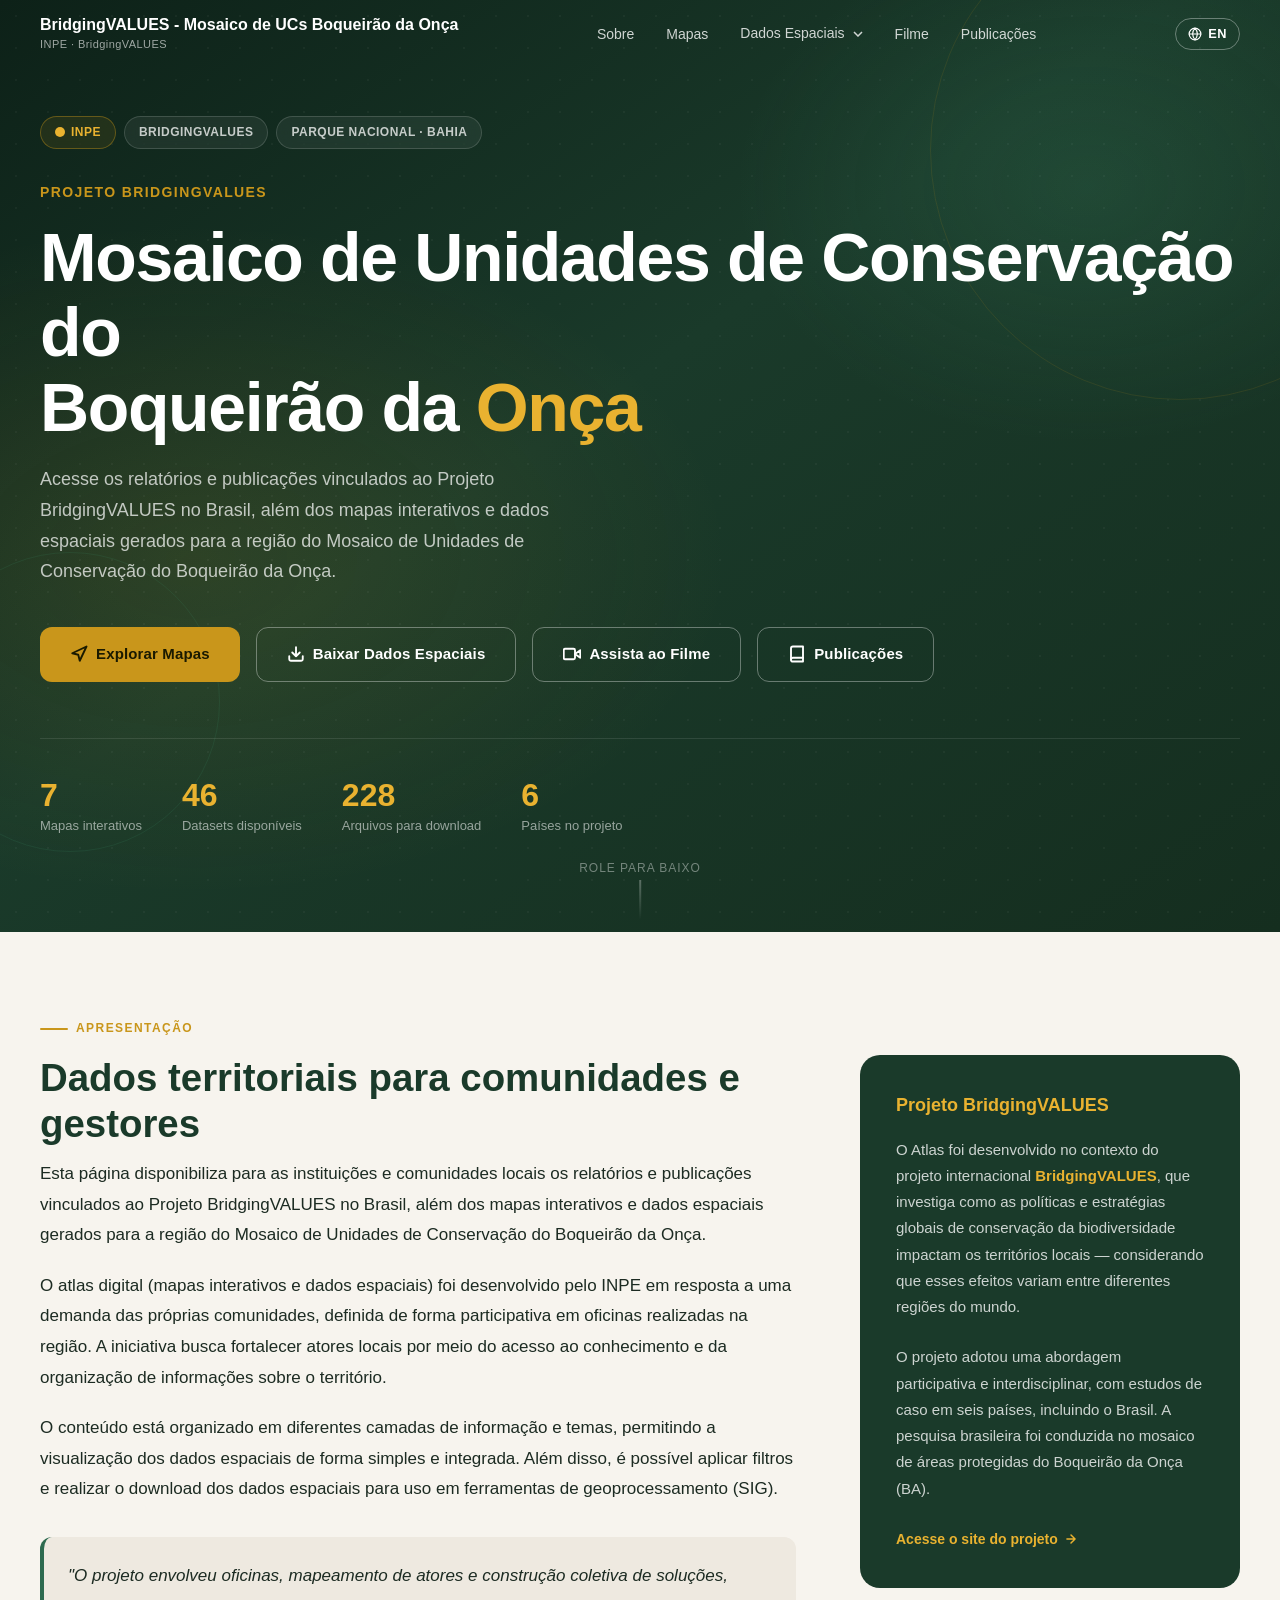
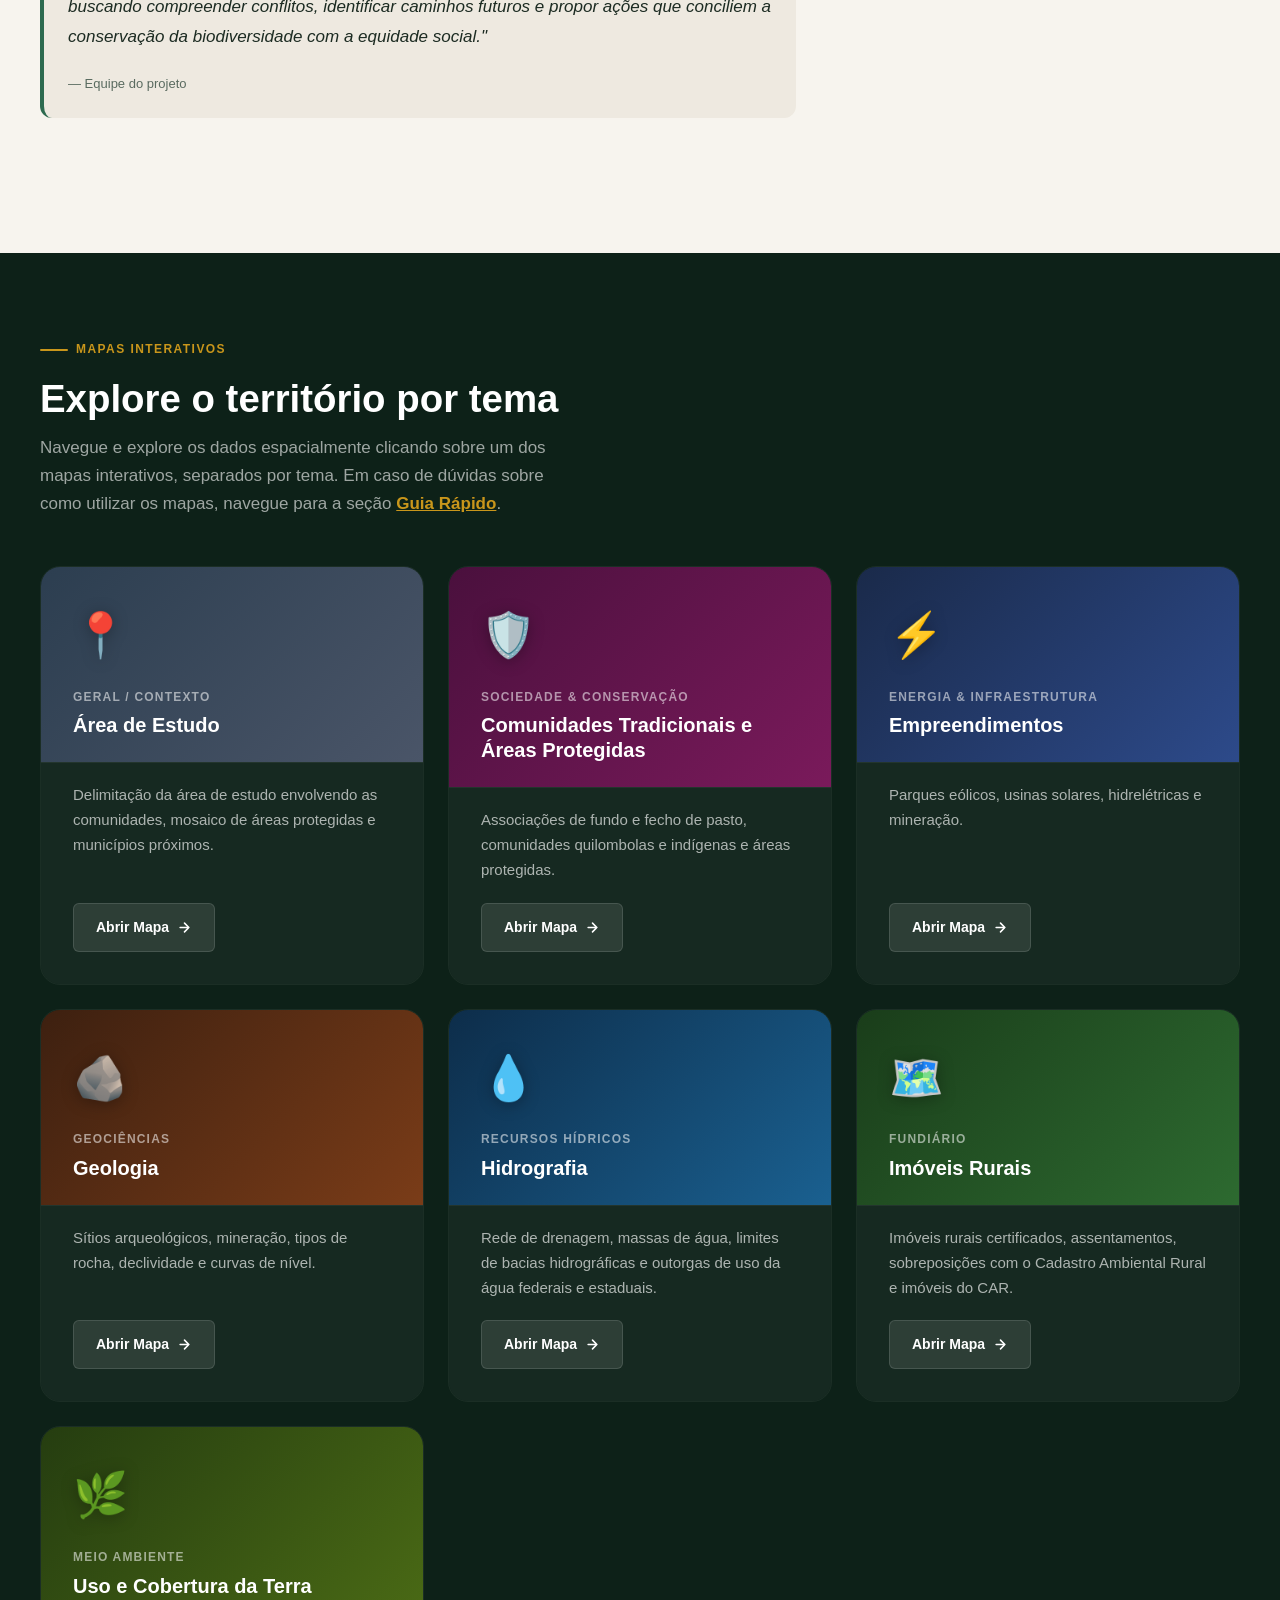
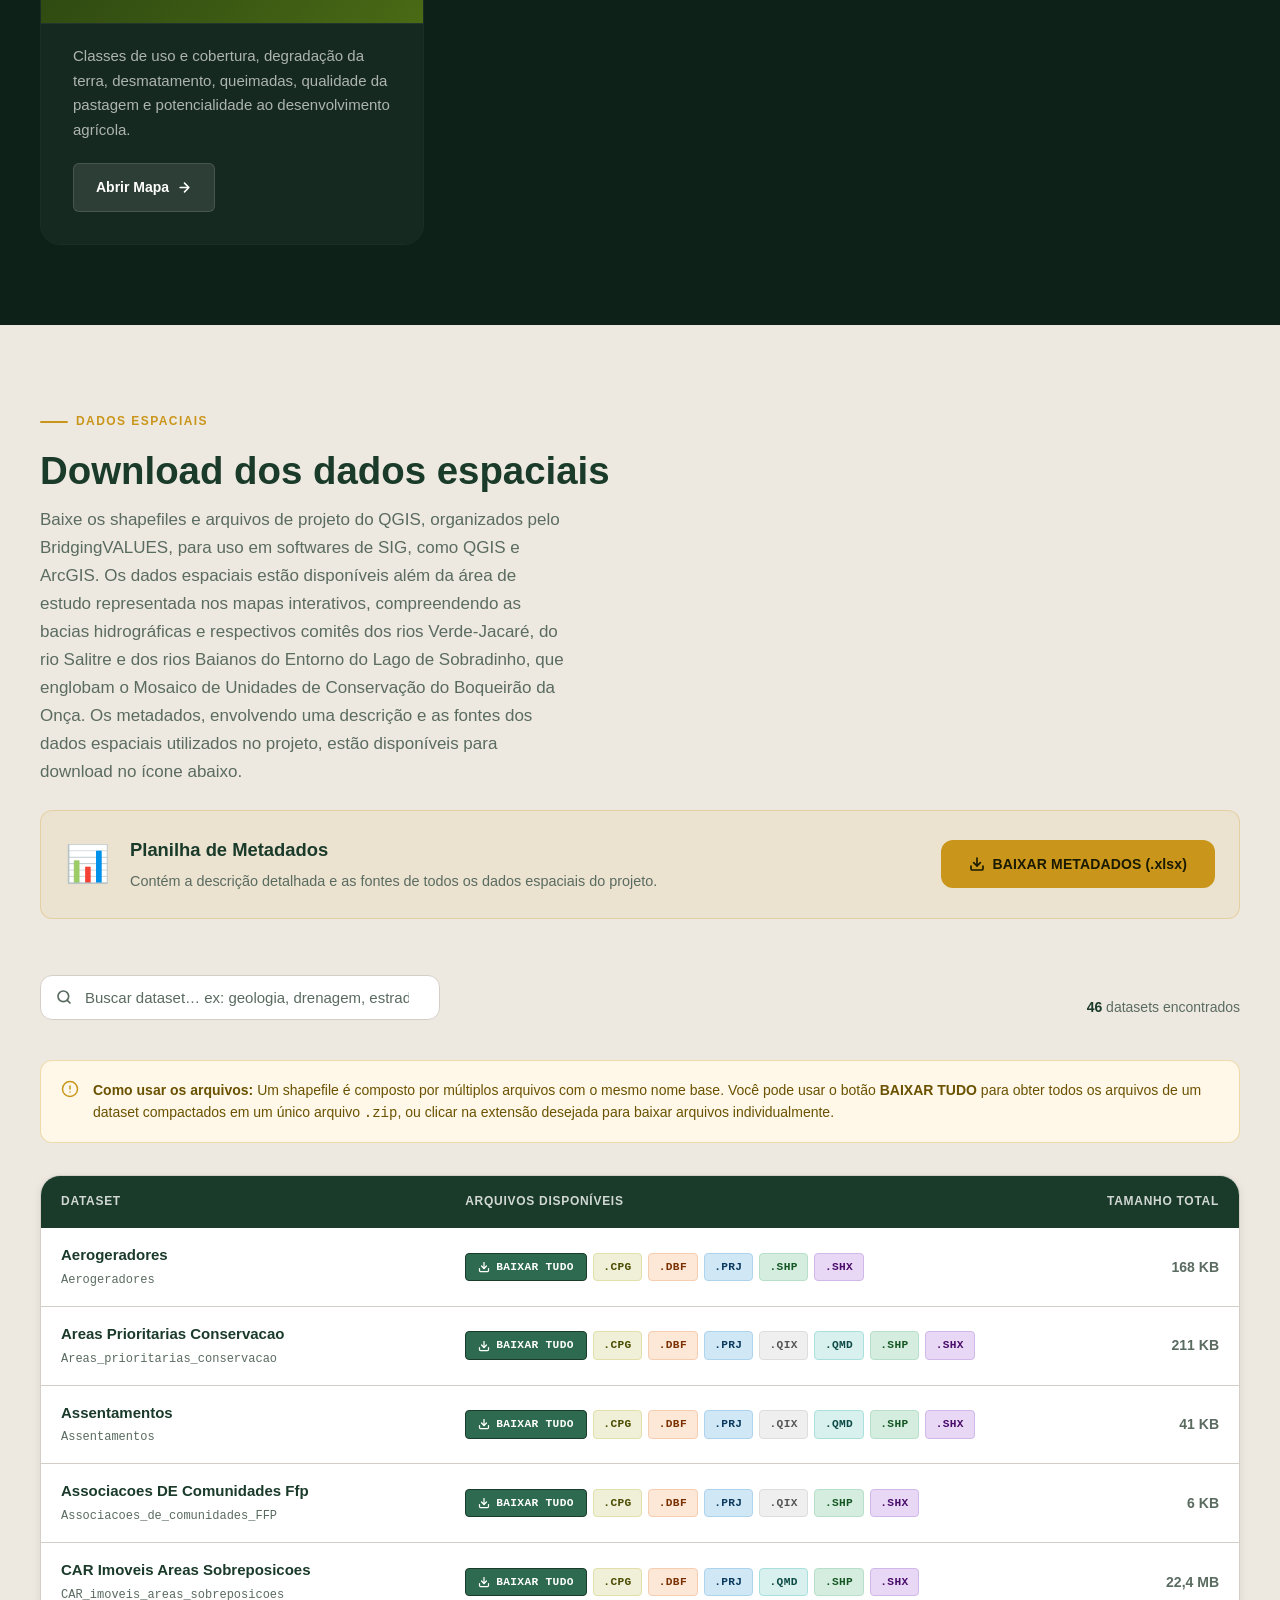
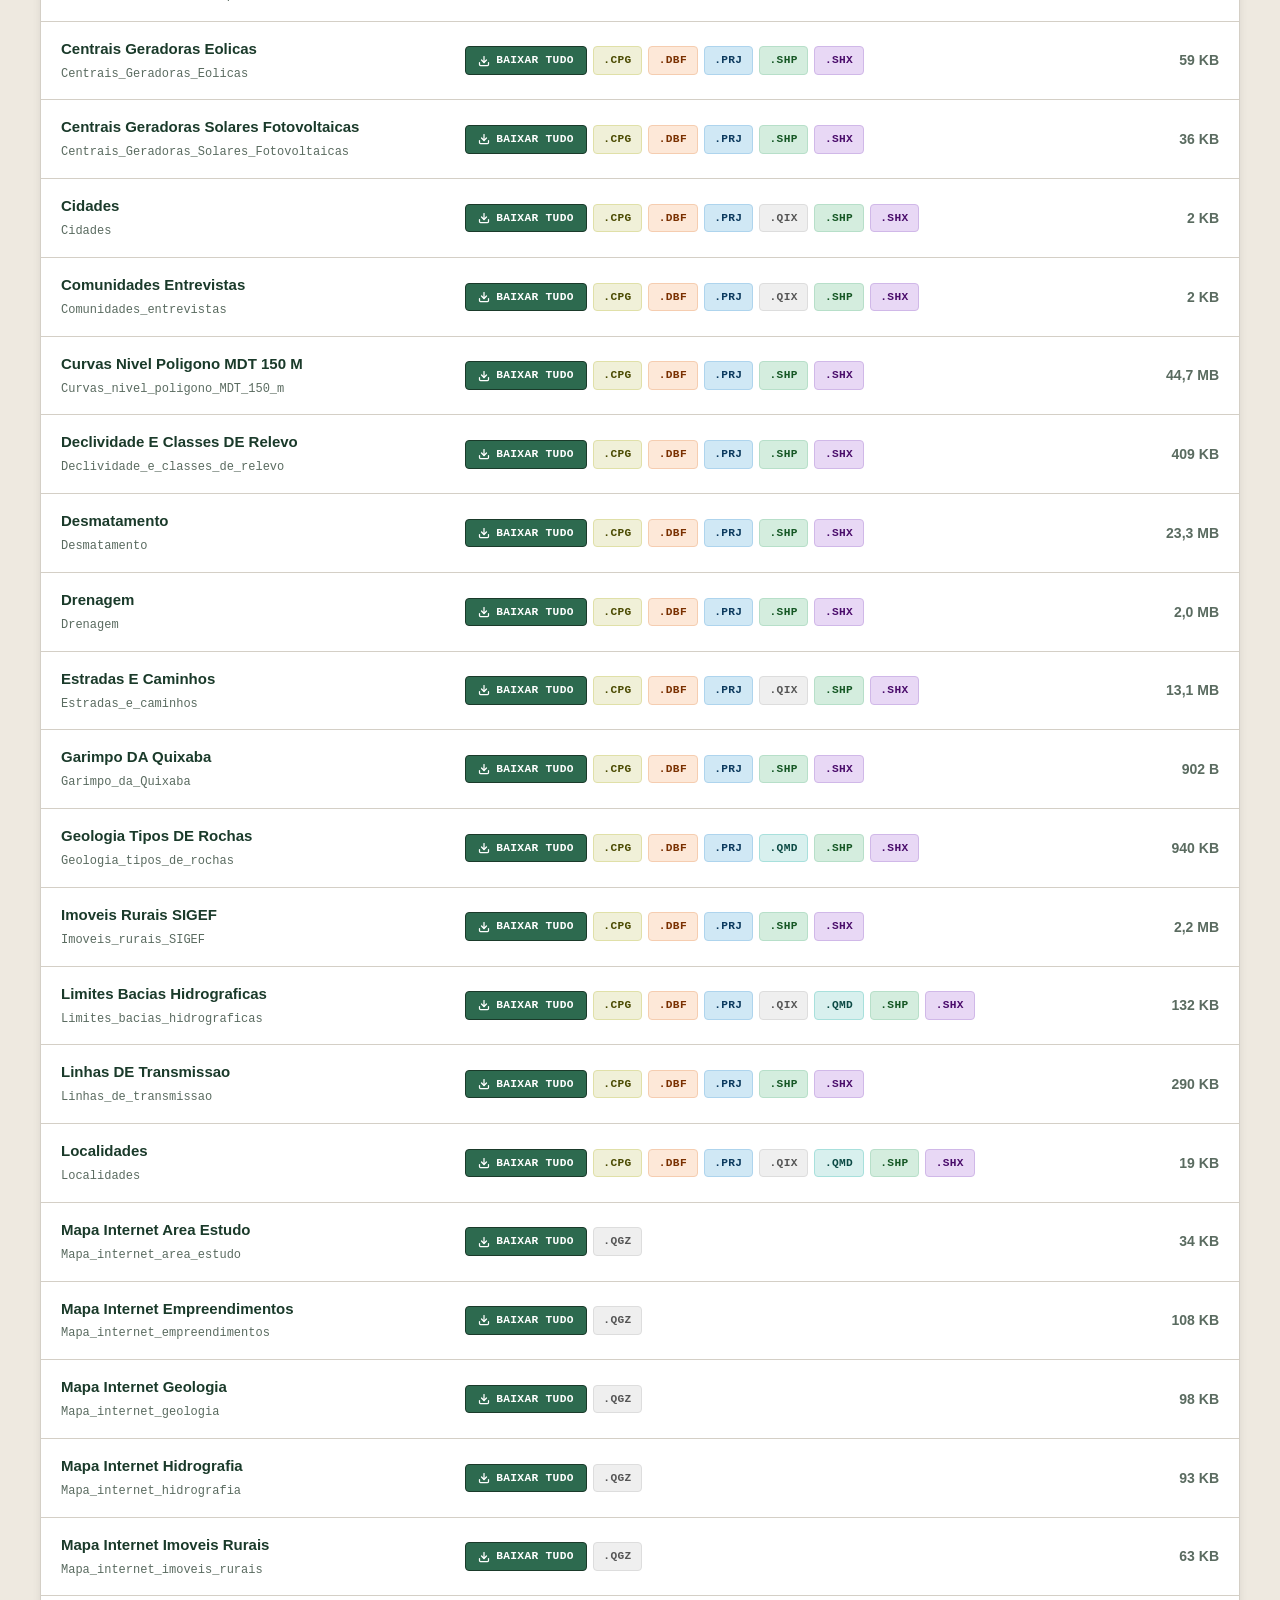
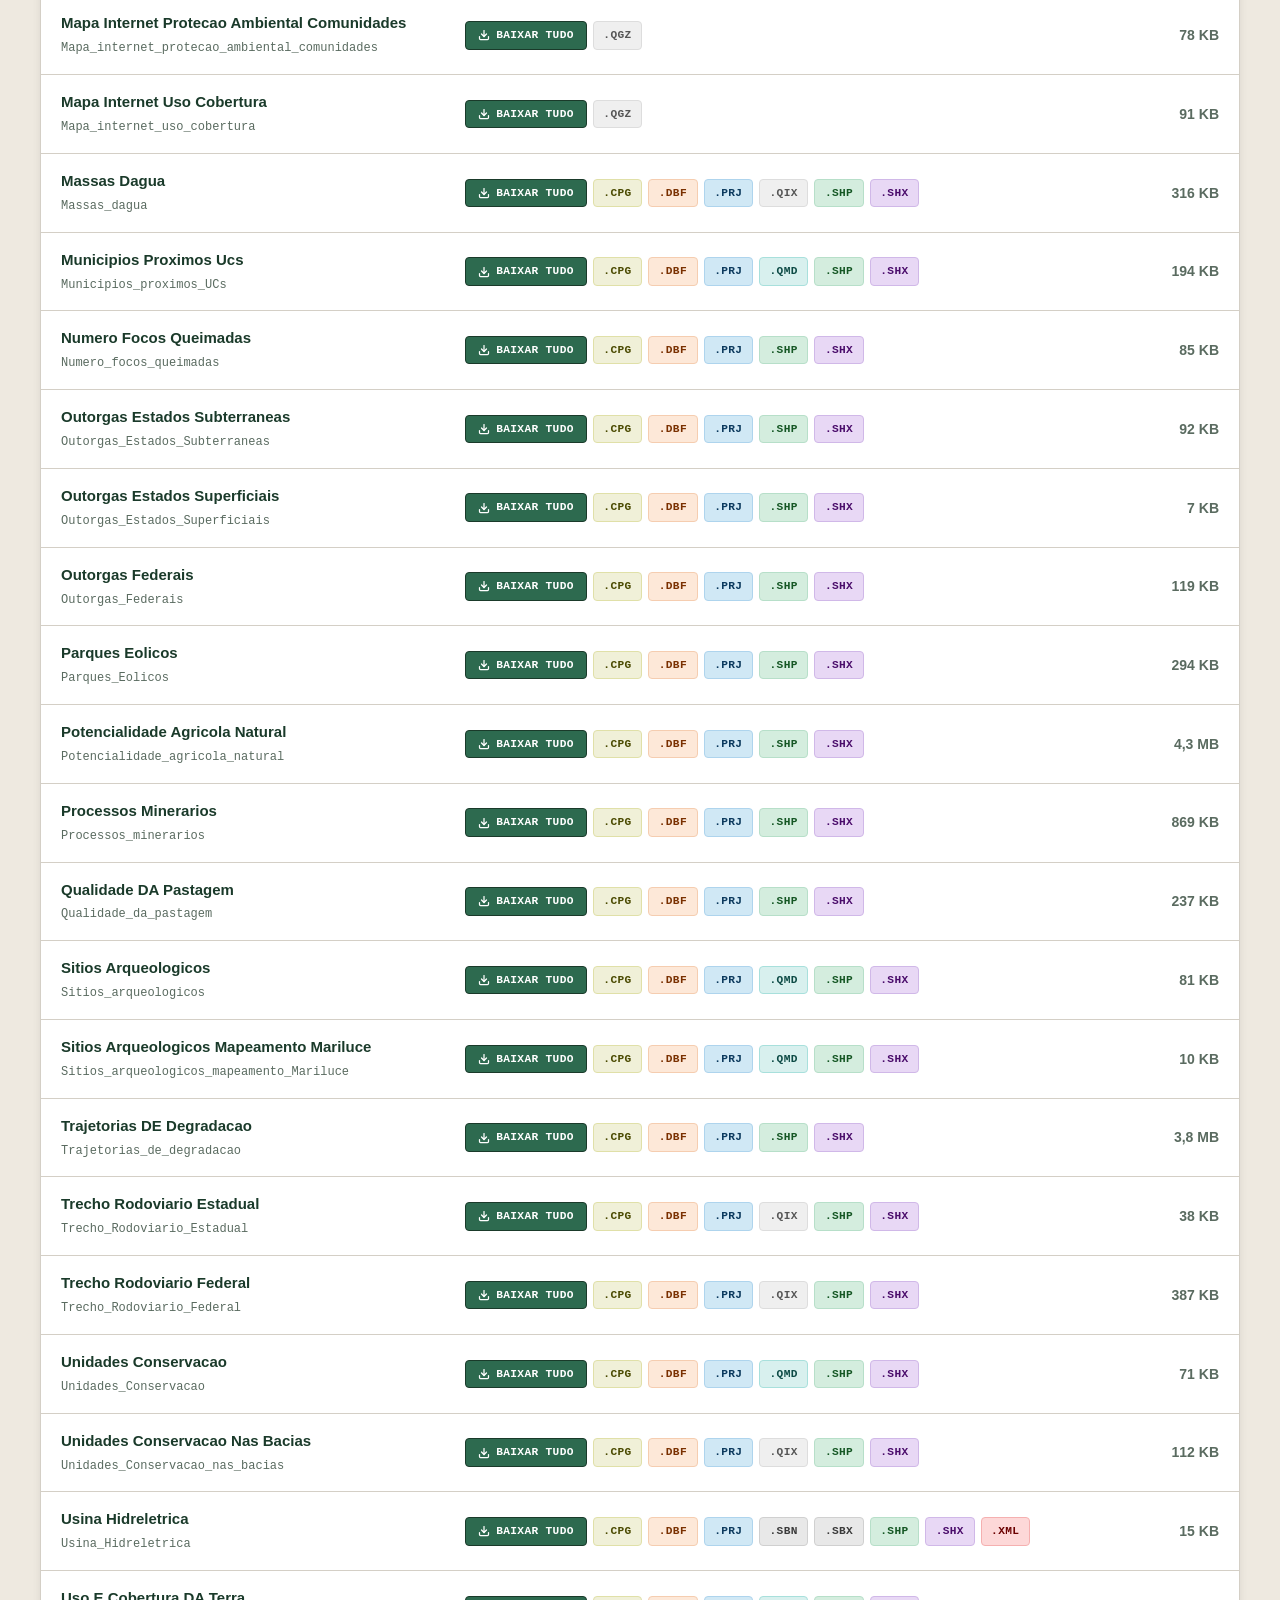
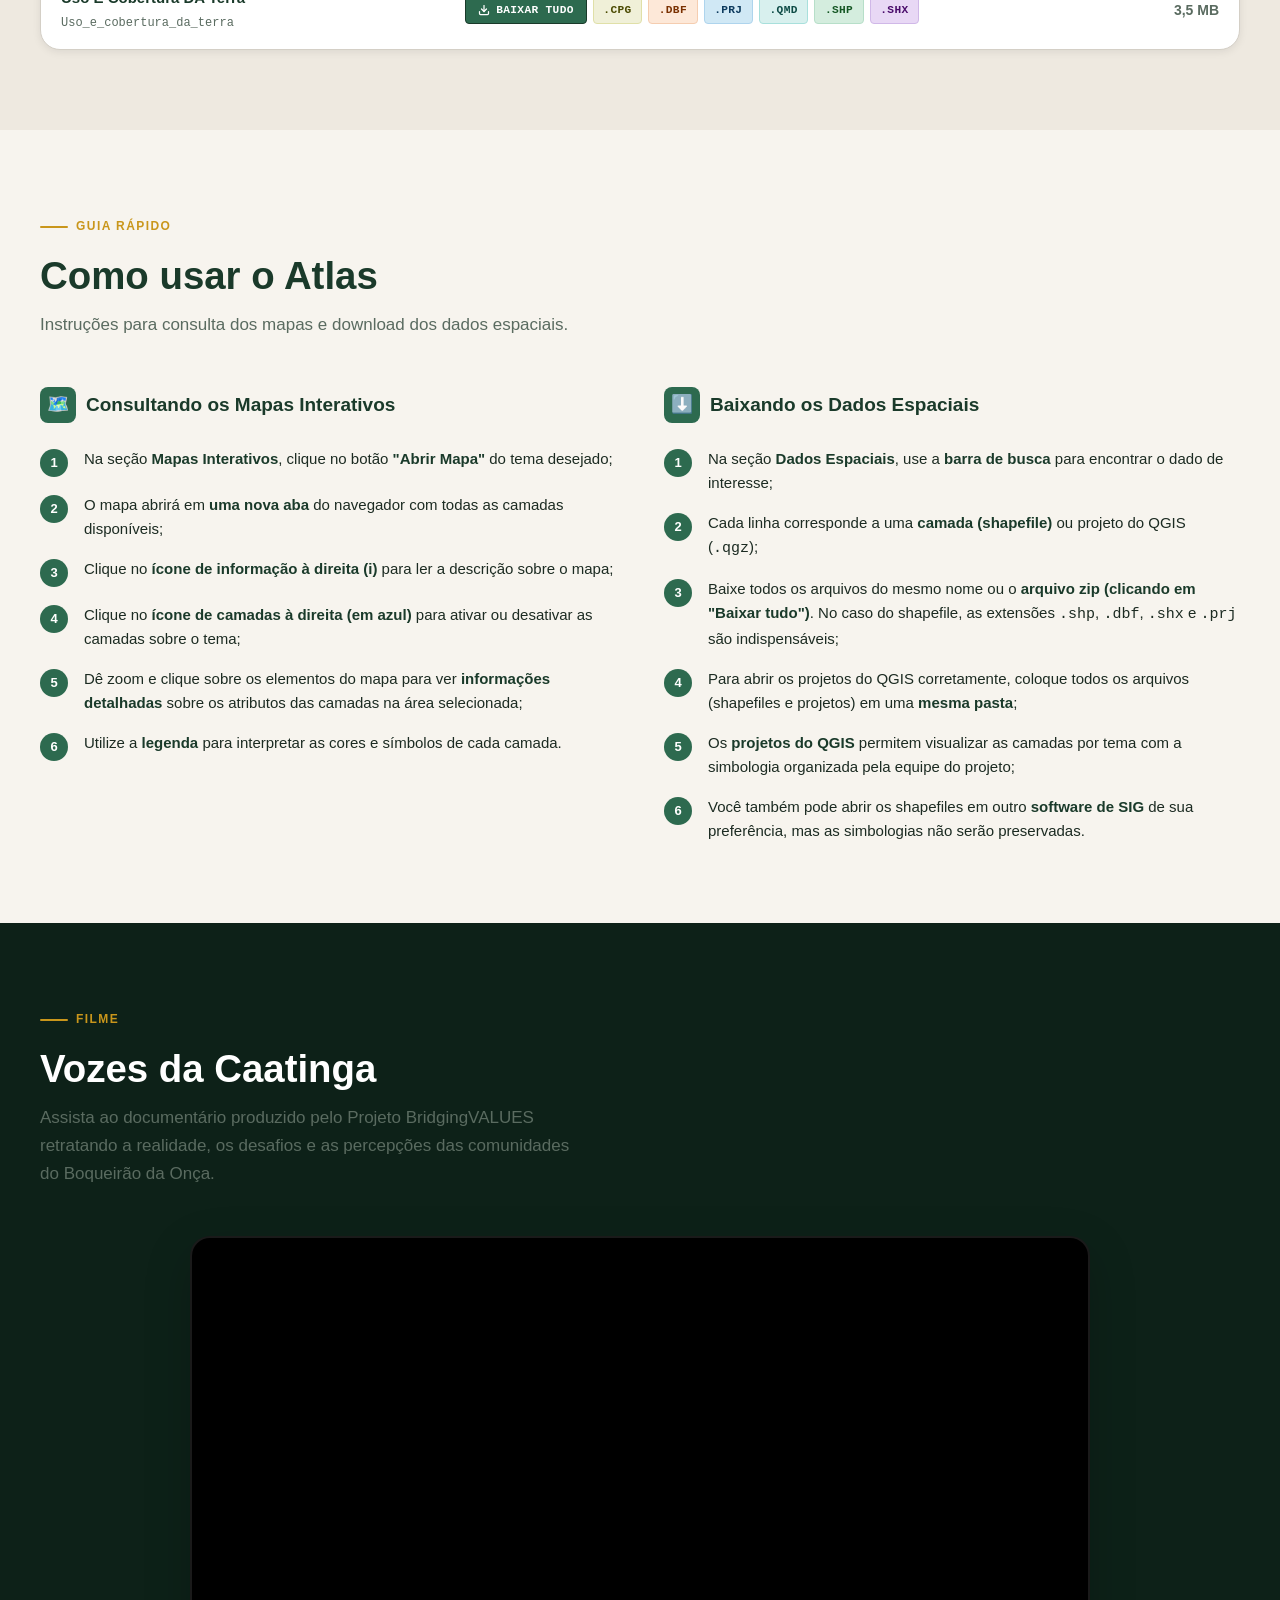
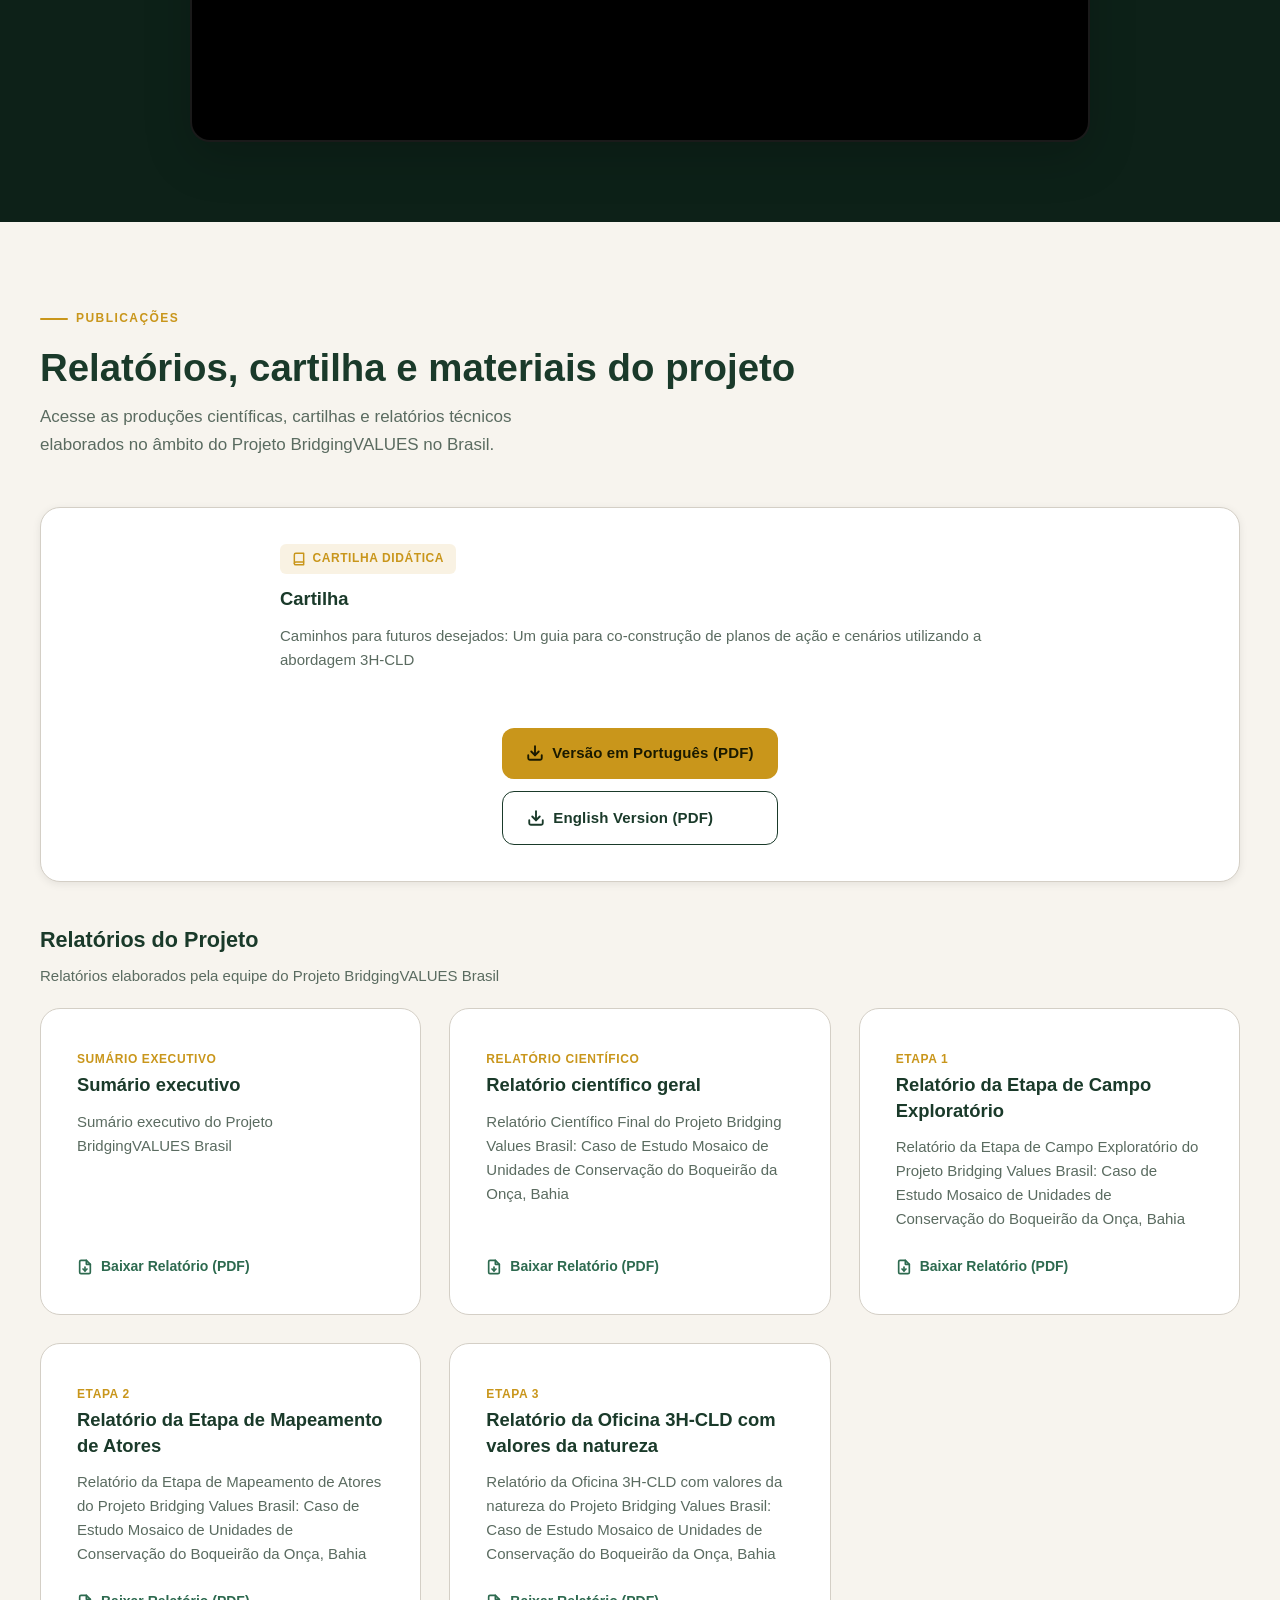
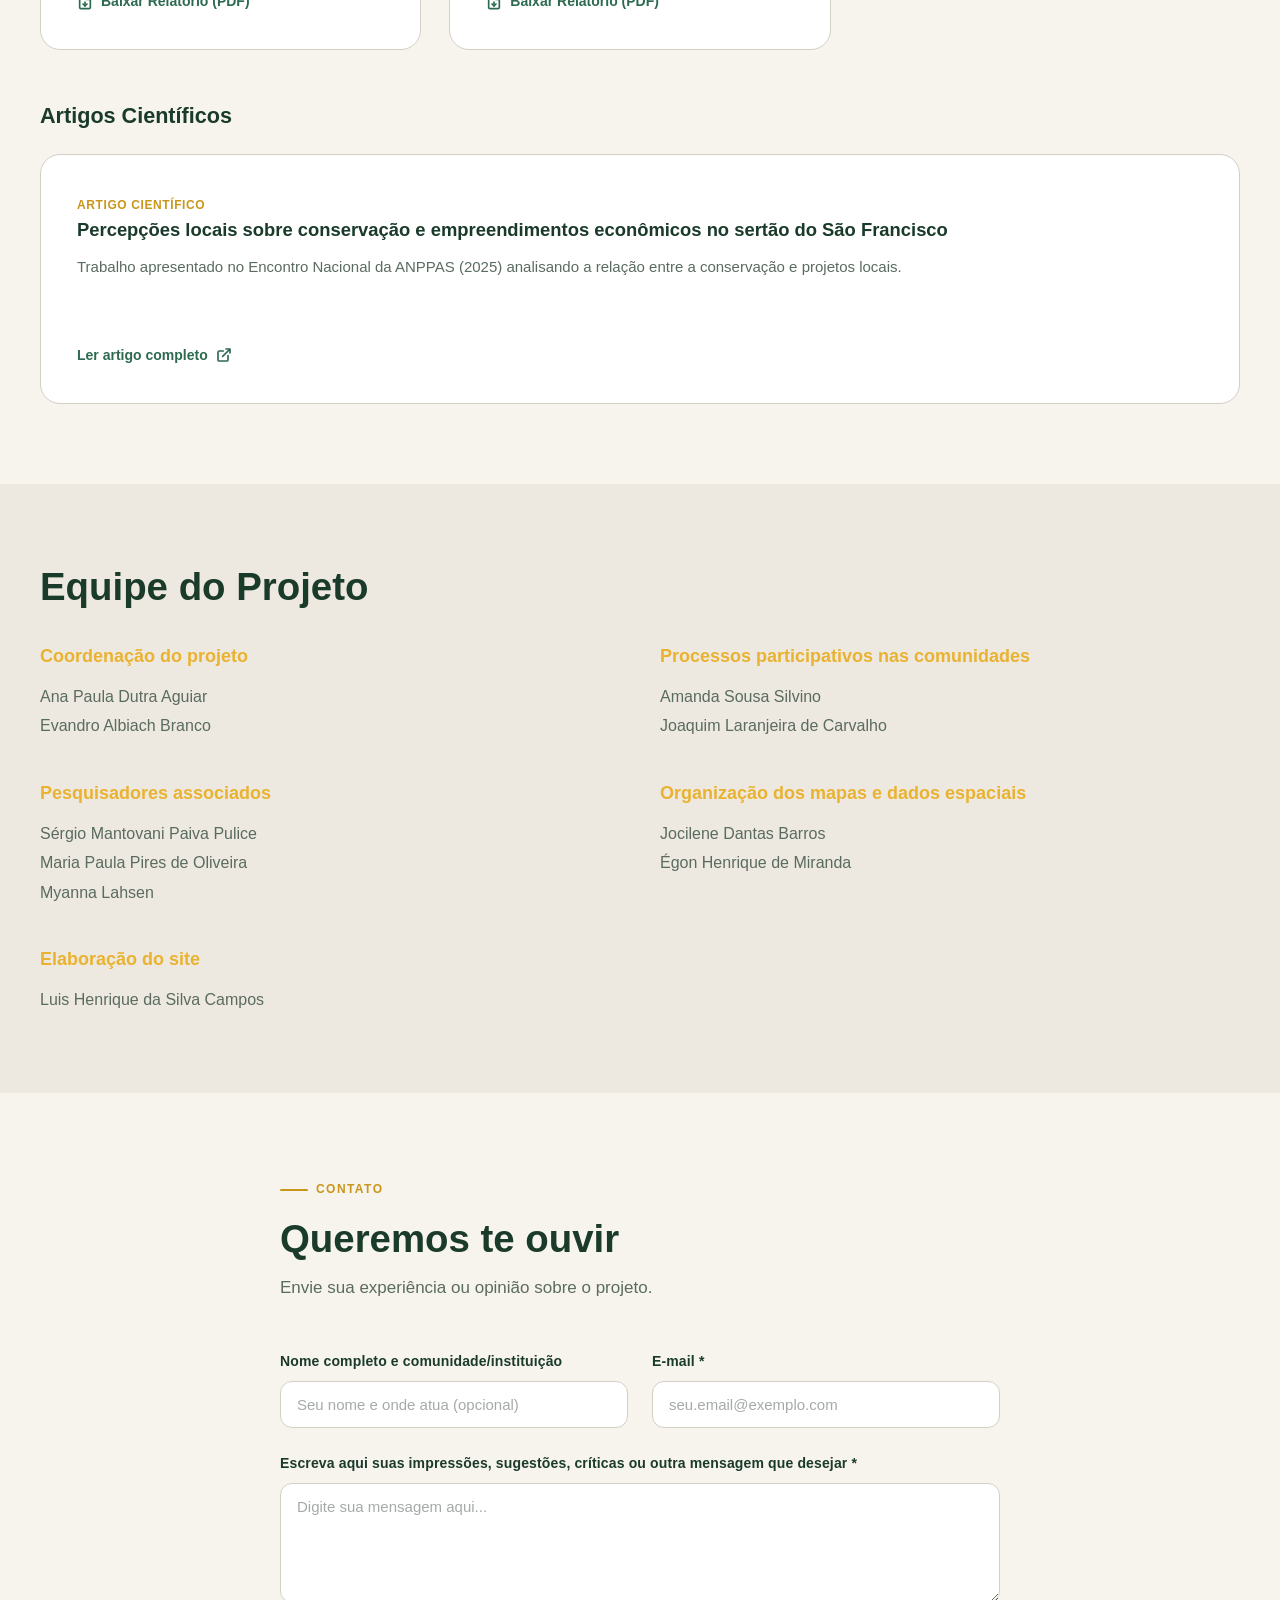
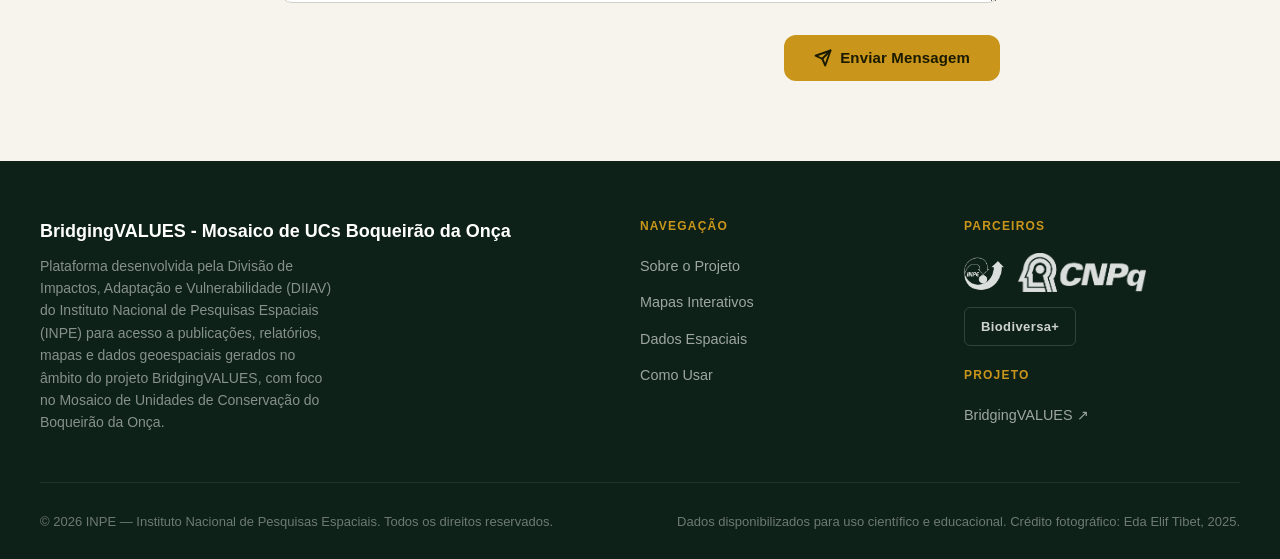
<file: index.html>
<!DOCTYPE html>
<html lang="pt-BR">
<head>
  <meta charset="UTF-8">
  <meta name="viewport" content="width=device-width, initial-scale=1.0">
  <meta name="description" content="Atlas territorial do Parque Nacional do Boqueirão da Onça, desenvolvido pelo INPE no âmbito do projeto BridgingVALUES. Acesse mapas interativos e dados espaciais.">
  <meta name="robots" content="index, follow">
    <!-- GitHub Pages não permite headers HTTP: CSP e referrer via <meta> -->
  <meta http-equiv="Content-Security-Policy" content="default-src 'self'; script-src 'self'; style-src 'self' 'unsafe-inline' https://fonts.googleapis.com; font-src 'self' https://fonts.gstatic.com; img-src 'self' data:; connect-src 'self'; frame-src https://docs.google.com https://player.vimeo.com; form-action https://docs.google.com; base-uri 'self'; object-src 'none'">
  <meta name="referrer" content="strict-origin-when-cross-origin">
      <link rel="alternate" hreflang="pt-BR" href="./">
  <link rel="alternate" hreflang="en" href="en/">
    <title>BridgingVALUES - Mosaico de UCs Boqueirão da Onça — INPE</title>

  <!-- Favicon -->
  <link rel="icon" type="image/png" sizes="32x32" href="assets/images/logo_inpe.png">
  <link rel="icon" type="image/png" sizes="16x16" href="assets/images/logo_inpe.png">
  <link rel="apple-touch-icon" href="assets/images/logo_inpe.png">

  <link rel="preconnect" href="https://fonts.googleapis.com">
  <link rel="preconnect" href="https://fonts.gstatic.com" crossorigin>
  <link href="https://fonts.googleapis.com/css2?family=Sora:wght@400;600;700;800&family=Inter:wght@400;500;600&display=swap" rel="stylesheet">

  <link rel="stylesheet" href="assets/css/style.css?v=1794315953">
</head>
<body>
<nav class="nav" id="nav" role="navigation" aria-label="Navegação principal">
  <div class="container">
    <div class="nav__inner">

      <a href="#hero" class="nav__brand" aria-label="Início — BridgingVALUES - Mosaico de UCs Boqueirão da Onça">
        <span class="nav__brand-name">BridgingVALUES - Mosaico de UCs Boqueirão da Onça</span>
        <span class="nav__brand-sub">INPE · BridgingVALUES</span>
      </a>

      <ul class="nav__links" role="list">
        <li><a class="nav__link" href="#sobre">Sobre</a></li>
        <li><a class="nav__link" href="#mapas">Mapas</a></li>
        <li class="nav__dropdown">
          <a class="nav__link nav__dropdown-toggle" href="#download">
            Dados Espaciais
            <svg class="nav__dropdown-icon" width="10" height="6" viewBox="0 0 10 6" fill="none" stroke="currentColor" stroke-width="1.5" aria-hidden="true"><path d="M1 1l4 4 4-4"/></svg>
          </a>
          <div class="nav__dropdown-menu">
            <a href="#download">Baixar Dados</a>
            <a href="#como-usar">Como Usar</a>
          </div>
        </li>
        <li><a class="nav__link" href="#filme">Filme</a></li>
        <li><a class="nav__link" href="#publicacoes">Publicações</a></li>
      </ul>

            <a
        class="nav__lang"
        id="lang-switch"
        href="en/"
        hreflang="en"
        lang="en"
        aria-label="View this site in English"
        title="English"
      >
        <svg width="14" height="14" viewBox="0 0 24 24" fill="none" stroke="currentColor" stroke-width="2" stroke-linecap="round" stroke-linejoin="round" aria-hidden="true"><circle cx="12" cy="12" r="10"/><line x1="2" y1="12" x2="22" y2="12"/><path d="M12 2a15.3 15.3 0 0 1 4 10 15.3 15.3 0 0 1-4 10 15.3 15.3 0 0 1-4-10 15.3 15.3 0 0 1 4-10z"/></svg>
        EN      </a>

      <button
        class="nav__hamburger"
        id="hamburger"
        aria-label="Abrir menu"
        aria-expanded="false"
        aria-controls="mobile-menu"
      >
        <span></span><span></span><span></span>
      </button>

    </div>
  </div>
</nav>

<div class="nav__mobile" id="mobile-menu" role="dialog" aria-label="Menu de navegação">
  <a href="#sobre">Sobre o Projeto</a>
  <a href="#mapas">Mapas Interativos</a>
  <a href="#download">Dados Espaciais</a>
  <a href="#como-usar">Como Usar</a>
  <a href="#filme">Filme</a>
  <a href="#publicacoes">Publicações</a>
</div>
<section class="hero" id="hero" aria-label="Cabeçalho principal">
  <div class="hero__bg" aria-hidden="true"></div>
  <div class="hero__dots" aria-hidden="true"></div>

  <div class="container">
    <div class="hero__content">

      <div class="hero__badges">
        <span class="hero__badge hero__badge--amber">
          <svg width="10" height="10" viewBox="0 0 10 10" fill="currentColor" aria-hidden="true"><circle cx="5" cy="5" r="5"/></svg>
          INPE
        </span>
        <span class="hero__badge">BridgingVALUES</span>
        <span class="hero__badge">Parque Nacional · Bahia</span>
      </div>

      <p class="hero__kicker">Projeto BridgingVALUES</p>

      <h1 class="hero__title">
        Mosaico de Unidades de Conservação do<br>
        Boqueirão da <span>Onça</span>
      </h1>

      <p class="hero__text">
        Acesse os relatórios e publicações vinculados ao Projeto BridgingVALUES no Brasil, 
        além dos mapas interativos e dados espaciais gerados para a região do Mosaico 
        de Unidades de Conservação do Boqueirão da Onça.
      </p>

      <div class="hero__ctas" style="flex-wrap: wrap;">
        <a href="#mapas" class="btn btn--primary">
          <svg width="18" height="18" viewBox="0 0 24 24" fill="none" stroke="currentColor" stroke-width="2.5" stroke-linecap="round" stroke-linejoin="round" aria-hidden="true"><path d="M3 11l19-9-9 19-2-8-8-2z"/></svg>
          Explorar Mapas
        </a>
        <a href="#download" class="btn btn--outline">
          <svg width="18" height="18" viewBox="0 0 24 24" fill="none" stroke="currentColor" stroke-width="2.5" stroke-linecap="round" stroke-linejoin="round" aria-hidden="true"><path d="M21 15v4a2 2 0 01-2 2H5a2 2 0 01-2-2v-4M7 10l5 5 5-5M12 15V3"/></svg>
          Baixar Dados Espaciais
        </a>
        <a href="#filme" class="btn btn--outline">
          <svg width="18" height="18" viewBox="0 0 24 24" fill="none" stroke="currentColor" stroke-width="2.5" stroke-linecap="round" stroke-linejoin="round" aria-hidden="true"><polygon points="23 7 16 12 23 17 23 7"></polygon><rect x="1" y="5" width="15" height="14" rx="2" ry="2"></rect></svg>
          Assista ao Filme
        </a>
        <a href="#publicacoes" class="btn btn--outline">
          <svg width="18" height="18" viewBox="0 0 24 24" fill="none" stroke="currentColor" stroke-width="2.5" stroke-linecap="round" stroke-linejoin="round" aria-hidden="true"><path d="M4 19.5A2.5 2.5 0 0 1 6.5 17H20"></path><path d="M6.5 2H20v20H6.5A2.5 2.5 0 0 1 4 19.5v-15A2.5 2.5 0 0 1 6.5 2z"></path></svg>
          Publicações
        </a>
      </div>

      <div class="hero__stats">
        <div>
          <div class="hero__stat-num">7</div>
          <div class="hero__stat-label">Mapas interativos</div>
        </div>
        <div>
          <div class="hero__stat-num">46</div>
          <div class="hero__stat-label">Datasets disponíveis</div>
        </div>
        <div>
          <div class="hero__stat-num">228</div>
          <div class="hero__stat-label">Arquivos para download</div>
        </div>
        <div>
          <div class="hero__stat-num">6</div>
          <div class="hero__stat-label">Países no projeto</div>
        </div>
      </div>

    </div>
  </div>

  <div class="hero__scroll" aria-hidden="true">
    <span>Role para baixo</span>
    <div class="hero__scroll-line"></div>
  </div>
</section>
<section class="section" id="sobre" aria-labelledby="sobre-title">
  <div class="container">
    <p class="section-label">Apresentação</p>

    <div class="sobre__grid">

      <div class="sobre__text">
        <h2 class="section-title" id="sobre-title">
          Dados territoriais para comunidades e gestores
        </h2>

        <p>
          Esta página disponibiliza para as instituições e comunidades locais os relatórios e publicações vinculados ao Projeto BridgingVALUES no Brasil, além dos mapas interativos e dados espaciais gerados para a região do Mosaico de Unidades de Conservação do Boqueirão da Onça.
        </p>
        <p>
          O atlas digital (mapas interativos e dados espaciais) foi desenvolvido pelo INPE em resposta a uma demanda das próprias comunidades, definida de forma participativa em oficinas realizadas na região. A iniciativa busca fortalecer atores locais por meio do acesso ao conhecimento e da organização de informações sobre o território.
        </p>
        <p>
          O conteúdo está organizado em diferentes camadas de informação e temas, permitindo a visualização dos dados espaciais de forma simples e integrada. Além disso, é possível aplicar filtros e realizar o download dos dados espaciais para uso em ferramentas de geoprocessamento (SIG).
        </p>

        <blockquote class="sobre__quote fade-in">
          <p class="sobre__quote-text">
            "O projeto envolveu oficinas, mapeamento de atores e construção coletiva de soluções,
            buscando compreender conflitos, identificar caminhos futuros e propor ações que
            conciliem a conservação da biodiversidade com a equidade social."
          </p>
          <footer class="sobre__quote-author">— Equipe do projeto</footer>
        </blockquote>

        <p class="fade-in sobre__team">
          <a href="#equipe" class="sobre__team-link">
            Conheça a equipe responsável pelo projeto
            <svg width="14" height="14" viewBox="0 0 24 24" fill="none" stroke="currentColor" stroke-width="2.5" stroke-linecap="round" stroke-linejoin="round" aria-hidden="true"><path d="M12 5v14M19 12l-7 7-7-7"/></svg>
          </a>
        </p>
      </div>

      <aside class="sobre__card fade-in" aria-label="Projeto BridgingVALUES">
        <h3 class="sobre__card-title">Projeto BridgingVALUES</h3>
        <p class="sobre__card-text">
          O Atlas foi desenvolvido no contexto do projeto internacional
          <strong class="text-amber">BridgingVALUES</strong>, que investiga como as políticas e
          estratégias globais de conservação da biodiversidade impactam os territórios locais —
          considerando que esses efeitos variam entre diferentes regiões do mundo.
        </p>
        <p class="sobre__card-text">
          O projeto adotou uma abordagem participativa e interdisciplinar, com estudos de caso
          em seis países, incluindo o Brasil. A pesquisa brasileira foi conduzida no mosaico de
          áreas protegidas do Boqueirão da Onça (BA).
        </p>
        <a
          href="https://www.bridgingvalues.ch/"
          target="_blank"
          rel="noopener noreferrer"
          class="sobre__card-link"
          aria-label="Acesse o site do projeto BridgingVALUES (abre em nova aba)"
        >
          Acesse o site do projeto
          <svg width="14" height="14" viewBox="0 0 24 24" fill="none" stroke="currentColor" stroke-width="2.5" stroke-linecap="round" stroke-linejoin="round" aria-hidden="true"><path d="M5 12h14M12 5l7 7-7 7"/></svg>
        </a>
      </aside>

    </div>



  </div>
</section>
<section class="section mapas" id="mapas" aria-labelledby="mapas-title">
  <div class="container">
    <p class="section-label">Mapas Interativos</p>
    <h2 class="section-title" id="mapas-title">Explore o território por tema</h2>
    <p class="section-subtitle">
      Navegue e explore os dados espacialmente clicando sobre um dos mapas interativos, separados por tema. Em caso de dúvidas sobre como utilizar os mapas, navegue para a seção <a href="#como-usar" class="mapas__link-guia"><strong>Guia Rápido</strong></a>.
    </p>

    <div class="mapas__grid">
            <article
        class="map-card map-card--area-estudo fade-in"
        aria-label="Mapa de Área de Estudo"
      >
        <div class="map-card__header">
          <div class="map-card__icon" aria-hidden="true">📍</div>
          <p class="map-card__theme">Geral / Contexto</p>
          <h3 class="map-card__title">Área de Estudo</h3>
        </div>
        <div class="map-card__body">
          <p class="map-card__desc">Delimitação da área de estudo envolvendo as comunidades, mosaico de áreas protegidas e municípios próximos.</p>
          <a
            href="mapas/area-estudo/"
            target="_blank"
            rel="noopener noreferrer"
            class="map-card__btn"
            aria-label="Abrir mapa de Área de Estudo em nova aba"
          >
            Abrir Mapa
            <svg width="15" height="15" viewBox="0 0 24 24" fill="none" stroke="currentColor" stroke-width="2.5" stroke-linecap="round" stroke-linejoin="round" aria-hidden="true"><path d="M5 12h14M12 5l7 7-7 7"/></svg>
          </a>
        </div>
      </article>
            <article
        class="map-card map-card--comunidades fade-in"
        aria-label="Mapa de Comunidades Tradicionais e Áreas Protegidas"
      >
        <div class="map-card__header">
          <div class="map-card__icon" aria-hidden="true">🛡️</div>
          <p class="map-card__theme">Sociedade &amp; Conservação</p>
          <h3 class="map-card__title">Comunidades Tradicionais e Áreas Protegidas</h3>
        </div>
        <div class="map-card__body">
          <p class="map-card__desc">Associações de fundo e fecho de pasto, comunidades quilombolas e indígenas e áreas protegidas.</p>
          <a
            href="mapas/comunidades-protecao/"
            target="_blank"
            rel="noopener noreferrer"
            class="map-card__btn"
            aria-label="Abrir mapa de Comunidades Tradicionais e Áreas Protegidas em nova aba"
          >
            Abrir Mapa
            <svg width="15" height="15" viewBox="0 0 24 24" fill="none" stroke="currentColor" stroke-width="2.5" stroke-linecap="round" stroke-linejoin="round" aria-hidden="true"><path d="M5 12h14M12 5l7 7-7 7"/></svg>
          </a>
        </div>
      </article>
            <article
        class="map-card map-card--empreendimentos fade-in"
        aria-label="Mapa de Empreendimentos"
      >
        <div class="map-card__header">
          <div class="map-card__icon" aria-hidden="true">⚡</div>
          <p class="map-card__theme">Energia &amp; Infraestrutura</p>
          <h3 class="map-card__title">Empreendimentos</h3>
        </div>
        <div class="map-card__body">
          <p class="map-card__desc">Parques eólicos, usinas solares, hidrelétricas e mineração.</p>
          <a
            href="mapas/empreendimentos/"
            target="_blank"
            rel="noopener noreferrer"
            class="map-card__btn"
            aria-label="Abrir mapa de Empreendimentos em nova aba"
          >
            Abrir Mapa
            <svg width="15" height="15" viewBox="0 0 24 24" fill="none" stroke="currentColor" stroke-width="2.5" stroke-linecap="round" stroke-linejoin="round" aria-hidden="true"><path d="M5 12h14M12 5l7 7-7 7"/></svg>
          </a>
        </div>
      </article>
            <article
        class="map-card map-card--geologia fade-in"
        aria-label="Mapa de Geologia"
      >
        <div class="map-card__header">
          <div class="map-card__icon" aria-hidden="true">🪨</div>
          <p class="map-card__theme">Geociências</p>
          <h3 class="map-card__title">Geologia</h3>
        </div>
        <div class="map-card__body">
          <p class="map-card__desc">Sítios arqueológicos, mineração, tipos de rocha, declividade e curvas de nível.</p>
          <a
            href="mapas/geologia/"
            target="_blank"
            rel="noopener noreferrer"
            class="map-card__btn"
            aria-label="Abrir mapa de Geologia em nova aba"
          >
            Abrir Mapa
            <svg width="15" height="15" viewBox="0 0 24 24" fill="none" stroke="currentColor" stroke-width="2.5" stroke-linecap="round" stroke-linejoin="round" aria-hidden="true"><path d="M5 12h14M12 5l7 7-7 7"/></svg>
          </a>
        </div>
      </article>
            <article
        class="map-card map-card--hidrografia fade-in"
        aria-label="Mapa de Hidrografia"
      >
        <div class="map-card__header">
          <div class="map-card__icon" aria-hidden="true">💧</div>
          <p class="map-card__theme">Recursos Hídricos</p>
          <h3 class="map-card__title">Hidrografia</h3>
        </div>
        <div class="map-card__body">
          <p class="map-card__desc">Rede de drenagem, massas de água, limites de bacias hidrográficas e outorgas de uso da água federais e estaduais.</p>
          <a
            href="mapas/hidrografia/"
            target="_blank"
            rel="noopener noreferrer"
            class="map-card__btn"
            aria-label="Abrir mapa de Hidrografia em nova aba"
          >
            Abrir Mapa
            <svg width="15" height="15" viewBox="0 0 24 24" fill="none" stroke="currentColor" stroke-width="2.5" stroke-linecap="round" stroke-linejoin="round" aria-hidden="true"><path d="M5 12h14M12 5l7 7-7 7"/></svg>
          </a>
        </div>
      </article>
            <article
        class="map-card map-card--imoveis fade-in"
        aria-label="Mapa de Imóveis Rurais"
      >
        <div class="map-card__header">
          <div class="map-card__icon" aria-hidden="true">🗺️</div>
          <p class="map-card__theme">Fundiário</p>
          <h3 class="map-card__title">Imóveis Rurais</h3>
        </div>
        <div class="map-card__body">
          <p class="map-card__desc">Imóveis rurais certificados, assentamentos, sobreposições com o Cadastro Ambiental Rural e imóveis do CAR.</p>
          <a
            href="mapas/imoveis/"
            target="_blank"
            rel="noopener noreferrer"
            class="map-card__btn"
            aria-label="Abrir mapa de Imóveis Rurais em nova aba"
          >
            Abrir Mapa
            <svg width="15" height="15" viewBox="0 0 24 24" fill="none" stroke="currentColor" stroke-width="2.5" stroke-linecap="round" stroke-linejoin="round" aria-hidden="true"><path d="M5 12h14M12 5l7 7-7 7"/></svg>
          </a>
        </div>
      </article>
            <article
        class="map-card map-card--uso fade-in"
        aria-label="Mapa de Uso e Cobertura da Terra"
      >
        <div class="map-card__header">
          <div class="map-card__icon" aria-hidden="true">🌿</div>
          <p class="map-card__theme">Meio Ambiente</p>
          <h3 class="map-card__title">Uso e Cobertura da Terra</h3>
        </div>
        <div class="map-card__body">
          <p class="map-card__desc">Classes de uso e cobertura, degradação da terra, desmatamento, queimadas, qualidade da pastagem e potencialidade ao desenvolvimento agrícola.</p>
          <a
            href="mapas/uso/"
            target="_blank"
            rel="noopener noreferrer"
            class="map-card__btn"
            aria-label="Abrir mapa de Uso e Cobertura da Terra em nova aba"
          >
            Abrir Mapa
            <svg width="15" height="15" viewBox="0 0 24 24" fill="none" stroke="currentColor" stroke-width="2.5" stroke-linecap="round" stroke-linejoin="round" aria-hidden="true"><path d="M5 12h14M12 5l7 7-7 7"/></svg>
          </a>
        </div>
      </article>
          </div>
  </div>
</section>
<section class="section section--alt" id="download" aria-labelledby="download-title">
  <div class="container">
    <p class="section-label">Dados Espaciais</p>
    <h2 class="section-title" id="download-title">Download dos dados espaciais</h2>
    <p class="section-subtitle" style="margin-bottom: 1.5rem;">
      Baixe os shapefiles e arquivos de projeto do QGIS, organizados pelo BridgingVALUES, para uso em softwares de SIG, como QGIS e ArcGIS.
      Os dados espaciais estão disponíveis além da área de estudo representada nos mapas interativos, compreendendo as bacias hidrográficas e respectivos comitês dos rios Verde-Jacaré, do rio Salitre e dos rios Baianos do Entorno do Lago de Sobradinho, que englobam o Mosaico de Unidades de Conservação do Boqueirão da Onça.
      Os metadados, envolvendo uma descrição e as fontes dos dados espaciais utilizados no projeto, estão disponíveis para download no ícone abaixo.
    </p>

    <!-- Bloco de download dos Metadados -->
    <div class="download__metadata-card fade-in">
      <div class="metadata-card__content">
        <span class="metadata-card__icon" aria-hidden="true">📊</span>
        <div class="metadata-card__info">
          <h3 class="metadata-card__title">Planilha de Metadados</h3>
          <p class="metadata-card__desc">Contém a descrição detalhada e as fontes de todos os dados espaciais do projeto.</p>
        </div>
      </div>
      <a href="assets/metadados/Atlas%20Bridging%20Values%20BR%20-%20Fontes%20dos%20dados%20espaciais.xlsx" class="btn btn--primary metadata-card__btn" download>
        <svg width="16" height="16" viewBox="0 0 24 24" fill="none" stroke="currentColor" stroke-width="2.5" stroke-linecap="round" stroke-linejoin="round" aria-hidden="true"><path d="M21 15v4a2 2 0 0 1-2 2H5a2 2 0 0 1-2-2v-4"></path><polyline points="7 10 12 15 17 10"></polyline><line x1="12" y1="15" x2="12" y2="3"></line></svg>
        BAIXAR METADADOS (.xlsx)
      </a>
    </div>

    <div class="download__header">
      <div class="download__search-wrap">
        <svg width="16" height="16" viewBox="0 0 24 24" fill="none" stroke="currentColor" stroke-width="2.5" stroke-linecap="round" stroke-linejoin="round" aria-hidden="true"><circle cx="11" cy="11" r="8"/><path d="M21 21l-4.35-4.35"/></svg>
        <label for="file-search" class="sr-only">Buscar dataset</label>
        <input
          type="search"
          id="file-search"
          class="download__search"
          placeholder="Buscar dataset… ex: geologia, drenagem, estradas"
          autocomplete="off"
          spellcheck="false"
        >
      </div>
      <p class="download__count" id="dataset-count" aria-live="polite">
        <strong>46</strong> datasets encontrados
      </p>
    </div>

    <div class="download__info" role="note">
      <svg width="18" height="18" viewBox="0 0 24 24" fill="none" stroke="currentColor" stroke-width="2" stroke-linecap="round" stroke-linejoin="round" aria-hidden="true"><circle cx="12" cy="12" r="10"/><line x1="12" y1="8" x2="12" y2="12"/><line x1="12" y1="16" x2="12.01" y2="16"/></svg>
      <span>
        <strong>Como usar os arquivos:</strong> Um shapefile é composto por múltiplos arquivos
        com o mesmo nome base. Você pode usar o botão <strong>BAIXAR TUDO</strong> para obter 
        todos os arquivos de um dataset compactados em um único arquivo <code>.zip</code>, ou clicar 
        na extensão desejada para baixar arquivos individualmente.
      </span>
    </div>

        <div class="download__table-wrap">
      <table class="download__table" aria-label="Lista de datasets disponíveis para download">
        <thead>
          <tr>
            <th scope="col">Dataset</th>
            <th scope="col">Arquivos disponíveis</th>
            <th scope="col">Tamanho total</th>
          </tr>
        </thead>
        <tbody>
                    <tr class="dataset-row" data-name="aerogeradores">
            <td>
              <div class="dataset-name">Aerogeradores</div>
              <div class="dataset-raw">Aerogeradores</div>
            </td>
            <td>
              <div class="ext-badges">
                                <a
                  href="downloads/Aerogeradores.zip"
                  class="ext-badge ext-zip-all"
                  title="Baixar todos os arquivos de Aerogeradores (.zip)"
                  aria-label="Baixar todos (.zip) — Aerogeradores"
                >
                  <svg width="12" height="12" viewBox="0 0 24 24" fill="none" stroke="currentColor" stroke-width="2.5" stroke-linecap="round" stroke-linejoin="round" aria-hidden="true" style="margin-right: 2px;"><path d="M21 15v4a2 2 0 0 1-2 2H5a2 2 0 0 1-2-2v-4"></path><polyline points="7 10 12 15 17 10"></polyline><line x1="12" y1="15" x2="12" y2="3"></line></svg>
                  BAIXAR TUDO
                </a>
                                                <span class="ext-badge ext-cpg" title="Incluído no .zip">.cpg</span>
                                                                <span class="ext-badge ext-dbf" title="Incluído no .zip">.dbf</span>
                                                                <span class="ext-badge ext-prj" title="Incluído no .zip">.prj</span>
                                                                <span class="ext-badge ext-shp" title="Incluído no .zip">.shp</span>
                                                                <span class="ext-badge ext-shx" title="Incluído no .zip">.shx</span>
                                              </div>
            </td>
            <td>
              <span class="dataset-size">168 KB</span>
            </td>
          </tr>
                    <tr class="dataset-row" data-name="areas_prioritarias_conservacao">
            <td>
              <div class="dataset-name">Areas Prioritarias Conservacao</div>
              <div class="dataset-raw">Areas_prioritarias_conservacao</div>
            </td>
            <td>
              <div class="ext-badges">
                                <a
                  href="downloads/Areas_prioritarias_conservacao.zip"
                  class="ext-badge ext-zip-all"
                  title="Baixar todos os arquivos de Areas Prioritarias Conservacao (.zip)"
                  aria-label="Baixar todos (.zip) — Areas Prioritarias Conservacao"
                >
                  <svg width="12" height="12" viewBox="0 0 24 24" fill="none" stroke="currentColor" stroke-width="2.5" stroke-linecap="round" stroke-linejoin="round" aria-hidden="true" style="margin-right: 2px;"><path d="M21 15v4a2 2 0 0 1-2 2H5a2 2 0 0 1-2-2v-4"></path><polyline points="7 10 12 15 17 10"></polyline><line x1="12" y1="15" x2="12" y2="3"></line></svg>
                  BAIXAR TUDO
                </a>
                                                <span class="ext-badge ext-cpg" title="Incluído no .zip">.cpg</span>
                                                                <span class="ext-badge ext-dbf" title="Incluído no .zip">.dbf</span>
                                                                <span class="ext-badge ext-prj" title="Incluído no .zip">.prj</span>
                                                                <span class="ext-badge ext-other" title="Incluído no .zip">.qix</span>
                                                                <span class="ext-badge ext-qmd" title="Incluído no .zip">.qmd</span>
                                                                <span class="ext-badge ext-shp" title="Incluído no .zip">.shp</span>
                                                                <span class="ext-badge ext-shx" title="Incluído no .zip">.shx</span>
                                              </div>
            </td>
            <td>
              <span class="dataset-size">211 KB</span>
            </td>
          </tr>
                    <tr class="dataset-row" data-name="assentamentos">
            <td>
              <div class="dataset-name">Assentamentos</div>
              <div class="dataset-raw">Assentamentos</div>
            </td>
            <td>
              <div class="ext-badges">
                                <a
                  href="downloads/Assentamentos.zip"
                  class="ext-badge ext-zip-all"
                  title="Baixar todos os arquivos de Assentamentos (.zip)"
                  aria-label="Baixar todos (.zip) — Assentamentos"
                >
                  <svg width="12" height="12" viewBox="0 0 24 24" fill="none" stroke="currentColor" stroke-width="2.5" stroke-linecap="round" stroke-linejoin="round" aria-hidden="true" style="margin-right: 2px;"><path d="M21 15v4a2 2 0 0 1-2 2H5a2 2 0 0 1-2-2v-4"></path><polyline points="7 10 12 15 17 10"></polyline><line x1="12" y1="15" x2="12" y2="3"></line></svg>
                  BAIXAR TUDO
                </a>
                                                <span class="ext-badge ext-cpg" title="Incluído no .zip">.cpg</span>
                                                                <span class="ext-badge ext-dbf" title="Incluído no .zip">.dbf</span>
                                                                <span class="ext-badge ext-prj" title="Incluído no .zip">.prj</span>
                                                                <span class="ext-badge ext-other" title="Incluído no .zip">.qix</span>
                                                                <span class="ext-badge ext-qmd" title="Incluído no .zip">.qmd</span>
                                                                <span class="ext-badge ext-shp" title="Incluído no .zip">.shp</span>
                                                                <span class="ext-badge ext-shx" title="Incluído no .zip">.shx</span>
                                              </div>
            </td>
            <td>
              <span class="dataset-size">41 KB</span>
            </td>
          </tr>
                    <tr class="dataset-row" data-name="associacoes_de_comunidades_ffp">
            <td>
              <div class="dataset-name">Associacoes DE Comunidades Ffp</div>
              <div class="dataset-raw">Associacoes_de_comunidades_FFP</div>
            </td>
            <td>
              <div class="ext-badges">
                                <a
                  href="downloads/Associacoes_de_comunidades_FFP.zip"
                  class="ext-badge ext-zip-all"
                  title="Baixar todos os arquivos de Associacoes DE Comunidades Ffp (.zip)"
                  aria-label="Baixar todos (.zip) — Associacoes DE Comunidades Ffp"
                >
                  <svg width="12" height="12" viewBox="0 0 24 24" fill="none" stroke="currentColor" stroke-width="2.5" stroke-linecap="round" stroke-linejoin="round" aria-hidden="true" style="margin-right: 2px;"><path d="M21 15v4a2 2 0 0 1-2 2H5a2 2 0 0 1-2-2v-4"></path><polyline points="7 10 12 15 17 10"></polyline><line x1="12" y1="15" x2="12" y2="3"></line></svg>
                  BAIXAR TUDO
                </a>
                                                <span class="ext-badge ext-cpg" title="Incluído no .zip">.cpg</span>
                                                                <span class="ext-badge ext-dbf" title="Incluído no .zip">.dbf</span>
                                                                <span class="ext-badge ext-prj" title="Incluído no .zip">.prj</span>
                                                                <span class="ext-badge ext-other" title="Incluído no .zip">.qix</span>
                                                                <span class="ext-badge ext-shp" title="Incluído no .zip">.shp</span>
                                                                <span class="ext-badge ext-shx" title="Incluído no .zip">.shx</span>
                                              </div>
            </td>
            <td>
              <span class="dataset-size">6 KB</span>
            </td>
          </tr>
                    <tr class="dataset-row" data-name="car_imoveis_areas_sobreposicoes">
            <td>
              <div class="dataset-name">CAR Imoveis Areas Sobreposicoes</div>
              <div class="dataset-raw">CAR_imoveis_areas_sobreposicoes</div>
            </td>
            <td>
              <div class="ext-badges">
                                <a
                  href="downloads/CAR_imoveis_areas_sobreposicoes.zip"
                  class="ext-badge ext-zip-all"
                  title="Baixar todos os arquivos de CAR Imoveis Areas Sobreposicoes (.zip)"
                  aria-label="Baixar todos (.zip) — CAR Imoveis Areas Sobreposicoes"
                >
                  <svg width="12" height="12" viewBox="0 0 24 24" fill="none" stroke="currentColor" stroke-width="2.5" stroke-linecap="round" stroke-linejoin="round" aria-hidden="true" style="margin-right: 2px;"><path d="M21 15v4a2 2 0 0 1-2 2H5a2 2 0 0 1-2-2v-4"></path><polyline points="7 10 12 15 17 10"></polyline><line x1="12" y1="15" x2="12" y2="3"></line></svg>
                  BAIXAR TUDO
                </a>
                                                <span class="ext-badge ext-cpg" title="Incluído no .zip">.cpg</span>
                                                                <span class="ext-badge ext-dbf" title="Incluído no .zip">.dbf</span>
                                                                <span class="ext-badge ext-prj" title="Incluído no .zip">.prj</span>
                                                                <span class="ext-badge ext-qmd" title="Incluído no .zip">.qmd</span>
                                                                <span class="ext-badge ext-shp" title="Incluído no .zip">.shp</span>
                                                                <span class="ext-badge ext-shx" title="Incluído no .zip">.shx</span>
                                              </div>
            </td>
            <td>
              <span class="dataset-size">22,4 MB</span>
            </td>
          </tr>
                    <tr class="dataset-row" data-name="centrais_geradoras_eolicas">
            <td>
              <div class="dataset-name">Centrais Geradoras Eolicas</div>
              <div class="dataset-raw">Centrais_Geradoras_Eolicas</div>
            </td>
            <td>
              <div class="ext-badges">
                                <a
                  href="downloads/Centrais_Geradoras_Eolicas.zip"
                  class="ext-badge ext-zip-all"
                  title="Baixar todos os arquivos de Centrais Geradoras Eolicas (.zip)"
                  aria-label="Baixar todos (.zip) — Centrais Geradoras Eolicas"
                >
                  <svg width="12" height="12" viewBox="0 0 24 24" fill="none" stroke="currentColor" stroke-width="2.5" stroke-linecap="round" stroke-linejoin="round" aria-hidden="true" style="margin-right: 2px;"><path d="M21 15v4a2 2 0 0 1-2 2H5a2 2 0 0 1-2-2v-4"></path><polyline points="7 10 12 15 17 10"></polyline><line x1="12" y1="15" x2="12" y2="3"></line></svg>
                  BAIXAR TUDO
                </a>
                                                <span class="ext-badge ext-cpg" title="Incluído no .zip">.cpg</span>
                                                                <span class="ext-badge ext-dbf" title="Incluído no .zip">.dbf</span>
                                                                <span class="ext-badge ext-prj" title="Incluído no .zip">.prj</span>
                                                                <span class="ext-badge ext-shp" title="Incluído no .zip">.shp</span>
                                                                <span class="ext-badge ext-shx" title="Incluído no .zip">.shx</span>
                                              </div>
            </td>
            <td>
              <span class="dataset-size">59 KB</span>
            </td>
          </tr>
                    <tr class="dataset-row" data-name="centrais_geradoras_solares_fotovoltaicas">
            <td>
              <div class="dataset-name">Centrais Geradoras Solares Fotovoltaicas</div>
              <div class="dataset-raw">Centrais_Geradoras_Solares_Fotovoltaicas</div>
            </td>
            <td>
              <div class="ext-badges">
                                <a
                  href="downloads/Centrais_Geradoras_Solares_Fotovoltaicas.zip"
                  class="ext-badge ext-zip-all"
                  title="Baixar todos os arquivos de Centrais Geradoras Solares Fotovoltaicas (.zip)"
                  aria-label="Baixar todos (.zip) — Centrais Geradoras Solares Fotovoltaicas"
                >
                  <svg width="12" height="12" viewBox="0 0 24 24" fill="none" stroke="currentColor" stroke-width="2.5" stroke-linecap="round" stroke-linejoin="round" aria-hidden="true" style="margin-right: 2px;"><path d="M21 15v4a2 2 0 0 1-2 2H5a2 2 0 0 1-2-2v-4"></path><polyline points="7 10 12 15 17 10"></polyline><line x1="12" y1="15" x2="12" y2="3"></line></svg>
                  BAIXAR TUDO
                </a>
                                                <span class="ext-badge ext-cpg" title="Incluído no .zip">.cpg</span>
                                                                <span class="ext-badge ext-dbf" title="Incluído no .zip">.dbf</span>
                                                                <span class="ext-badge ext-prj" title="Incluído no .zip">.prj</span>
                                                                <span class="ext-badge ext-shp" title="Incluído no .zip">.shp</span>
                                                                <span class="ext-badge ext-shx" title="Incluído no .zip">.shx</span>
                                              </div>
            </td>
            <td>
              <span class="dataset-size">36 KB</span>
            </td>
          </tr>
                    <tr class="dataset-row" data-name="cidades">
            <td>
              <div class="dataset-name">Cidades</div>
              <div class="dataset-raw">Cidades</div>
            </td>
            <td>
              <div class="ext-badges">
                                <a
                  href="downloads/Cidades.zip"
                  class="ext-badge ext-zip-all"
                  title="Baixar todos os arquivos de Cidades (.zip)"
                  aria-label="Baixar todos (.zip) — Cidades"
                >
                  <svg width="12" height="12" viewBox="0 0 24 24" fill="none" stroke="currentColor" stroke-width="2.5" stroke-linecap="round" stroke-linejoin="round" aria-hidden="true" style="margin-right: 2px;"><path d="M21 15v4a2 2 0 0 1-2 2H5a2 2 0 0 1-2-2v-4"></path><polyline points="7 10 12 15 17 10"></polyline><line x1="12" y1="15" x2="12" y2="3"></line></svg>
                  BAIXAR TUDO
                </a>
                                                <span class="ext-badge ext-cpg" title="Incluído no .zip">.cpg</span>
                                                                <span class="ext-badge ext-dbf" title="Incluído no .zip">.dbf</span>
                                                                <span class="ext-badge ext-prj" title="Incluído no .zip">.prj</span>
                                                                <span class="ext-badge ext-other" title="Incluído no .zip">.qix</span>
                                                                <span class="ext-badge ext-shp" title="Incluído no .zip">.shp</span>
                                                                <span class="ext-badge ext-shx" title="Incluído no .zip">.shx</span>
                                              </div>
            </td>
            <td>
              <span class="dataset-size">2 KB</span>
            </td>
          </tr>
                    <tr class="dataset-row" data-name="comunidades_entrevistas">
            <td>
              <div class="dataset-name">Comunidades Entrevistas</div>
              <div class="dataset-raw">Comunidades_entrevistas</div>
            </td>
            <td>
              <div class="ext-badges">
                                <a
                  href="downloads/Comunidades_entrevistas.zip"
                  class="ext-badge ext-zip-all"
                  title="Baixar todos os arquivos de Comunidades Entrevistas (.zip)"
                  aria-label="Baixar todos (.zip) — Comunidades Entrevistas"
                >
                  <svg width="12" height="12" viewBox="0 0 24 24" fill="none" stroke="currentColor" stroke-width="2.5" stroke-linecap="round" stroke-linejoin="round" aria-hidden="true" style="margin-right: 2px;"><path d="M21 15v4a2 2 0 0 1-2 2H5a2 2 0 0 1-2-2v-4"></path><polyline points="7 10 12 15 17 10"></polyline><line x1="12" y1="15" x2="12" y2="3"></line></svg>
                  BAIXAR TUDO
                </a>
                                                <span class="ext-badge ext-cpg" title="Incluído no .zip">.cpg</span>
                                                                <span class="ext-badge ext-dbf" title="Incluído no .zip">.dbf</span>
                                                                <span class="ext-badge ext-prj" title="Incluído no .zip">.prj</span>
                                                                <span class="ext-badge ext-other" title="Incluído no .zip">.qix</span>
                                                                <span class="ext-badge ext-shp" title="Incluído no .zip">.shp</span>
                                                                <span class="ext-badge ext-shx" title="Incluído no .zip">.shx</span>
                                              </div>
            </td>
            <td>
              <span class="dataset-size">2 KB</span>
            </td>
          </tr>
                    <tr class="dataset-row" data-name="curvas_nivel_poligono_mdt_150_m">
            <td>
              <div class="dataset-name">Curvas Nivel Poligono MDT 150 M</div>
              <div class="dataset-raw">Curvas_nivel_poligono_MDT_150_m</div>
            </td>
            <td>
              <div class="ext-badges">
                                <a
                  href="downloads/Curvas_nivel_poligono_MDT_150_m.zip"
                  class="ext-badge ext-zip-all"
                  title="Baixar todos os arquivos de Curvas Nivel Poligono MDT 150 M (.zip)"
                  aria-label="Baixar todos (.zip) — Curvas Nivel Poligono MDT 150 M"
                >
                  <svg width="12" height="12" viewBox="0 0 24 24" fill="none" stroke="currentColor" stroke-width="2.5" stroke-linecap="round" stroke-linejoin="round" aria-hidden="true" style="margin-right: 2px;"><path d="M21 15v4a2 2 0 0 1-2 2H5a2 2 0 0 1-2-2v-4"></path><polyline points="7 10 12 15 17 10"></polyline><line x1="12" y1="15" x2="12" y2="3"></line></svg>
                  BAIXAR TUDO
                </a>
                                                <span class="ext-badge ext-cpg" title="Incluído no .zip">.cpg</span>
                                                                <span class="ext-badge ext-dbf" title="Incluído no .zip">.dbf</span>
                                                                <span class="ext-badge ext-prj" title="Incluído no .zip">.prj</span>
                                                                <span class="ext-badge ext-shp" title="Incluído no .zip">.shp</span>
                                                                <span class="ext-badge ext-shx" title="Incluído no .zip">.shx</span>
                                              </div>
            </td>
            <td>
              <span class="dataset-size">44,7 MB</span>
            </td>
          </tr>
                    <tr class="dataset-row" data-name="declividade_e_classes_de_relevo">
            <td>
              <div class="dataset-name">Declividade E Classes DE Relevo</div>
              <div class="dataset-raw">Declividade_e_classes_de_relevo</div>
            </td>
            <td>
              <div class="ext-badges">
                                <a
                  href="downloads/Declividade_e_classes_de_relevo.zip"
                  class="ext-badge ext-zip-all"
                  title="Baixar todos os arquivos de Declividade E Classes DE Relevo (.zip)"
                  aria-label="Baixar todos (.zip) — Declividade E Classes DE Relevo"
                >
                  <svg width="12" height="12" viewBox="0 0 24 24" fill="none" stroke="currentColor" stroke-width="2.5" stroke-linecap="round" stroke-linejoin="round" aria-hidden="true" style="margin-right: 2px;"><path d="M21 15v4a2 2 0 0 1-2 2H5a2 2 0 0 1-2-2v-4"></path><polyline points="7 10 12 15 17 10"></polyline><line x1="12" y1="15" x2="12" y2="3"></line></svg>
                  BAIXAR TUDO
                </a>
                                                <span class="ext-badge ext-cpg" title="Incluído no .zip">.cpg</span>
                                                                <span class="ext-badge ext-dbf" title="Incluído no .zip">.dbf</span>
                                                                <span class="ext-badge ext-prj" title="Incluído no .zip">.prj</span>
                                                                <span class="ext-badge ext-shp" title="Incluído no .zip">.shp</span>
                                                                <span class="ext-badge ext-shx" title="Incluído no .zip">.shx</span>
                                              </div>
            </td>
            <td>
              <span class="dataset-size">409 KB</span>
            </td>
          </tr>
                    <tr class="dataset-row" data-name="desmatamento">
            <td>
              <div class="dataset-name">Desmatamento</div>
              <div class="dataset-raw">Desmatamento</div>
            </td>
            <td>
              <div class="ext-badges">
                                <a
                  href="downloads/Desmatamento.zip"
                  class="ext-badge ext-zip-all"
                  title="Baixar todos os arquivos de Desmatamento (.zip)"
                  aria-label="Baixar todos (.zip) — Desmatamento"
                >
                  <svg width="12" height="12" viewBox="0 0 24 24" fill="none" stroke="currentColor" stroke-width="2.5" stroke-linecap="round" stroke-linejoin="round" aria-hidden="true" style="margin-right: 2px;"><path d="M21 15v4a2 2 0 0 1-2 2H5a2 2 0 0 1-2-2v-4"></path><polyline points="7 10 12 15 17 10"></polyline><line x1="12" y1="15" x2="12" y2="3"></line></svg>
                  BAIXAR TUDO
                </a>
                                                <span class="ext-badge ext-cpg" title="Incluído no .zip">.cpg</span>
                                                                <span class="ext-badge ext-dbf" title="Incluído no .zip">.dbf</span>
                                                                <span class="ext-badge ext-prj" title="Incluído no .zip">.prj</span>
                                                                <span class="ext-badge ext-shp" title="Incluído no .zip">.shp</span>
                                                                <span class="ext-badge ext-shx" title="Incluído no .zip">.shx</span>
                                              </div>
            </td>
            <td>
              <span class="dataset-size">23,3 MB</span>
            </td>
          </tr>
                    <tr class="dataset-row" data-name="drenagem">
            <td>
              <div class="dataset-name">Drenagem</div>
              <div class="dataset-raw">Drenagem</div>
            </td>
            <td>
              <div class="ext-badges">
                                <a
                  href="downloads/Drenagem.zip"
                  class="ext-badge ext-zip-all"
                  title="Baixar todos os arquivos de Drenagem (.zip)"
                  aria-label="Baixar todos (.zip) — Drenagem"
                >
                  <svg width="12" height="12" viewBox="0 0 24 24" fill="none" stroke="currentColor" stroke-width="2.5" stroke-linecap="round" stroke-linejoin="round" aria-hidden="true" style="margin-right: 2px;"><path d="M21 15v4a2 2 0 0 1-2 2H5a2 2 0 0 1-2-2v-4"></path><polyline points="7 10 12 15 17 10"></polyline><line x1="12" y1="15" x2="12" y2="3"></line></svg>
                  BAIXAR TUDO
                </a>
                                                <span class="ext-badge ext-cpg" title="Incluído no .zip">.cpg</span>
                                                                <span class="ext-badge ext-dbf" title="Incluído no .zip">.dbf</span>
                                                                <span class="ext-badge ext-prj" title="Incluído no .zip">.prj</span>
                                                                <span class="ext-badge ext-shp" title="Incluído no .zip">.shp</span>
                                                                <span class="ext-badge ext-shx" title="Incluído no .zip">.shx</span>
                                              </div>
            </td>
            <td>
              <span class="dataset-size">2,0 MB</span>
            </td>
          </tr>
                    <tr class="dataset-row" data-name="estradas_e_caminhos">
            <td>
              <div class="dataset-name">Estradas E Caminhos</div>
              <div class="dataset-raw">Estradas_e_caminhos</div>
            </td>
            <td>
              <div class="ext-badges">
                                <a
                  href="downloads/Estradas_e_caminhos.zip"
                  class="ext-badge ext-zip-all"
                  title="Baixar todos os arquivos de Estradas E Caminhos (.zip)"
                  aria-label="Baixar todos (.zip) — Estradas E Caminhos"
                >
                  <svg width="12" height="12" viewBox="0 0 24 24" fill="none" stroke="currentColor" stroke-width="2.5" stroke-linecap="round" stroke-linejoin="round" aria-hidden="true" style="margin-right: 2px;"><path d="M21 15v4a2 2 0 0 1-2 2H5a2 2 0 0 1-2-2v-4"></path><polyline points="7 10 12 15 17 10"></polyline><line x1="12" y1="15" x2="12" y2="3"></line></svg>
                  BAIXAR TUDO
                </a>
                                                <span class="ext-badge ext-cpg" title="Incluído no .zip">.cpg</span>
                                                                <span class="ext-badge ext-dbf" title="Incluído no .zip">.dbf</span>
                                                                <span class="ext-badge ext-prj" title="Incluído no .zip">.prj</span>
                                                                <span class="ext-badge ext-other" title="Incluído no .zip">.qix</span>
                                                                <span class="ext-badge ext-shp" title="Incluído no .zip">.shp</span>
                                                                <span class="ext-badge ext-shx" title="Incluído no .zip">.shx</span>
                                              </div>
            </td>
            <td>
              <span class="dataset-size">13,1 MB</span>
            </td>
          </tr>
                    <tr class="dataset-row" data-name="garimpo_da_quixaba">
            <td>
              <div class="dataset-name">Garimpo DA Quixaba</div>
              <div class="dataset-raw">Garimpo_da_Quixaba</div>
            </td>
            <td>
              <div class="ext-badges">
                                <a
                  href="downloads/Garimpo_da_Quixaba.zip"
                  class="ext-badge ext-zip-all"
                  title="Baixar todos os arquivos de Garimpo DA Quixaba (.zip)"
                  aria-label="Baixar todos (.zip) — Garimpo DA Quixaba"
                >
                  <svg width="12" height="12" viewBox="0 0 24 24" fill="none" stroke="currentColor" stroke-width="2.5" stroke-linecap="round" stroke-linejoin="round" aria-hidden="true" style="margin-right: 2px;"><path d="M21 15v4a2 2 0 0 1-2 2H5a2 2 0 0 1-2-2v-4"></path><polyline points="7 10 12 15 17 10"></polyline><line x1="12" y1="15" x2="12" y2="3"></line></svg>
                  BAIXAR TUDO
                </a>
                                                <span class="ext-badge ext-cpg" title="Incluído no .zip">.cpg</span>
                                                                <span class="ext-badge ext-dbf" title="Incluído no .zip">.dbf</span>
                                                                <span class="ext-badge ext-prj" title="Incluído no .zip">.prj</span>
                                                                <span class="ext-badge ext-shp" title="Incluído no .zip">.shp</span>
                                                                <span class="ext-badge ext-shx" title="Incluído no .zip">.shx</span>
                                              </div>
            </td>
            <td>
              <span class="dataset-size">902 B</span>
            </td>
          </tr>
                    <tr class="dataset-row" data-name="geologia_tipos_de_rochas">
            <td>
              <div class="dataset-name">Geologia Tipos DE Rochas</div>
              <div class="dataset-raw">Geologia_tipos_de_rochas</div>
            </td>
            <td>
              <div class="ext-badges">
                                <a
                  href="downloads/Geologia_tipos_de_rochas.zip"
                  class="ext-badge ext-zip-all"
                  title="Baixar todos os arquivos de Geologia Tipos DE Rochas (.zip)"
                  aria-label="Baixar todos (.zip) — Geologia Tipos DE Rochas"
                >
                  <svg width="12" height="12" viewBox="0 0 24 24" fill="none" stroke="currentColor" stroke-width="2.5" stroke-linecap="round" stroke-linejoin="round" aria-hidden="true" style="margin-right: 2px;"><path d="M21 15v4a2 2 0 0 1-2 2H5a2 2 0 0 1-2-2v-4"></path><polyline points="7 10 12 15 17 10"></polyline><line x1="12" y1="15" x2="12" y2="3"></line></svg>
                  BAIXAR TUDO
                </a>
                                                <span class="ext-badge ext-cpg" title="Incluído no .zip">.cpg</span>
                                                                <span class="ext-badge ext-dbf" title="Incluído no .zip">.dbf</span>
                                                                <span class="ext-badge ext-prj" title="Incluído no .zip">.prj</span>
                                                                <span class="ext-badge ext-qmd" title="Incluído no .zip">.qmd</span>
                                                                <span class="ext-badge ext-shp" title="Incluído no .zip">.shp</span>
                                                                <span class="ext-badge ext-shx" title="Incluído no .zip">.shx</span>
                                              </div>
            </td>
            <td>
              <span class="dataset-size">940 KB</span>
            </td>
          </tr>
                    <tr class="dataset-row" data-name="imoveis_rurais_sigef">
            <td>
              <div class="dataset-name">Imoveis Rurais SIGEF</div>
              <div class="dataset-raw">Imoveis_rurais_SIGEF</div>
            </td>
            <td>
              <div class="ext-badges">
                                <a
                  href="downloads/Imoveis_rurais_SIGEF.zip"
                  class="ext-badge ext-zip-all"
                  title="Baixar todos os arquivos de Imoveis Rurais SIGEF (.zip)"
                  aria-label="Baixar todos (.zip) — Imoveis Rurais SIGEF"
                >
                  <svg width="12" height="12" viewBox="0 0 24 24" fill="none" stroke="currentColor" stroke-width="2.5" stroke-linecap="round" stroke-linejoin="round" aria-hidden="true" style="margin-right: 2px;"><path d="M21 15v4a2 2 0 0 1-2 2H5a2 2 0 0 1-2-2v-4"></path><polyline points="7 10 12 15 17 10"></polyline><line x1="12" y1="15" x2="12" y2="3"></line></svg>
                  BAIXAR TUDO
                </a>
                                                <span class="ext-badge ext-cpg" title="Incluído no .zip">.cpg</span>
                                                                <span class="ext-badge ext-dbf" title="Incluído no .zip">.dbf</span>
                                                                <span class="ext-badge ext-prj" title="Incluído no .zip">.prj</span>
                                                                <span class="ext-badge ext-shp" title="Incluído no .zip">.shp</span>
                                                                <span class="ext-badge ext-shx" title="Incluído no .zip">.shx</span>
                                              </div>
            </td>
            <td>
              <span class="dataset-size">2,2 MB</span>
            </td>
          </tr>
                    <tr class="dataset-row" data-name="limites_bacias_hidrograficas">
            <td>
              <div class="dataset-name">Limites Bacias Hidrograficas</div>
              <div class="dataset-raw">Limites_bacias_hidrograficas</div>
            </td>
            <td>
              <div class="ext-badges">
                                <a
                  href="downloads/Limites_bacias_hidrograficas.zip"
                  class="ext-badge ext-zip-all"
                  title="Baixar todos os arquivos de Limites Bacias Hidrograficas (.zip)"
                  aria-label="Baixar todos (.zip) — Limites Bacias Hidrograficas"
                >
                  <svg width="12" height="12" viewBox="0 0 24 24" fill="none" stroke="currentColor" stroke-width="2.5" stroke-linecap="round" stroke-linejoin="round" aria-hidden="true" style="margin-right: 2px;"><path d="M21 15v4a2 2 0 0 1-2 2H5a2 2 0 0 1-2-2v-4"></path><polyline points="7 10 12 15 17 10"></polyline><line x1="12" y1="15" x2="12" y2="3"></line></svg>
                  BAIXAR TUDO
                </a>
                                                <span class="ext-badge ext-cpg" title="Incluído no .zip">.cpg</span>
                                                                <span class="ext-badge ext-dbf" title="Incluído no .zip">.dbf</span>
                                                                <span class="ext-badge ext-prj" title="Incluído no .zip">.prj</span>
                                                                <span class="ext-badge ext-other" title="Incluído no .zip">.qix</span>
                                                                <span class="ext-badge ext-qmd" title="Incluído no .zip">.qmd</span>
                                                                <span class="ext-badge ext-shp" title="Incluído no .zip">.shp</span>
                                                                <span class="ext-badge ext-shx" title="Incluído no .zip">.shx</span>
                                              </div>
            </td>
            <td>
              <span class="dataset-size">132 KB</span>
            </td>
          </tr>
                    <tr class="dataset-row" data-name="linhas_de_transmissao">
            <td>
              <div class="dataset-name">Linhas DE Transmissao</div>
              <div class="dataset-raw">Linhas_de_transmissao</div>
            </td>
            <td>
              <div class="ext-badges">
                                <a
                  href="downloads/Linhas_de_transmissao.zip"
                  class="ext-badge ext-zip-all"
                  title="Baixar todos os arquivos de Linhas DE Transmissao (.zip)"
                  aria-label="Baixar todos (.zip) — Linhas DE Transmissao"
                >
                  <svg width="12" height="12" viewBox="0 0 24 24" fill="none" stroke="currentColor" stroke-width="2.5" stroke-linecap="round" stroke-linejoin="round" aria-hidden="true" style="margin-right: 2px;"><path d="M21 15v4a2 2 0 0 1-2 2H5a2 2 0 0 1-2-2v-4"></path><polyline points="7 10 12 15 17 10"></polyline><line x1="12" y1="15" x2="12" y2="3"></line></svg>
                  BAIXAR TUDO
                </a>
                                                <span class="ext-badge ext-cpg" title="Incluído no .zip">.cpg</span>
                                                                <span class="ext-badge ext-dbf" title="Incluído no .zip">.dbf</span>
                                                                <span class="ext-badge ext-prj" title="Incluído no .zip">.prj</span>
                                                                <span class="ext-badge ext-shp" title="Incluído no .zip">.shp</span>
                                                                <span class="ext-badge ext-shx" title="Incluído no .zip">.shx</span>
                                              </div>
            </td>
            <td>
              <span class="dataset-size">290 KB</span>
            </td>
          </tr>
                    <tr class="dataset-row" data-name="localidades">
            <td>
              <div class="dataset-name">Localidades</div>
              <div class="dataset-raw">Localidades</div>
            </td>
            <td>
              <div class="ext-badges">
                                <a
                  href="downloads/Localidades.zip"
                  class="ext-badge ext-zip-all"
                  title="Baixar todos os arquivos de Localidades (.zip)"
                  aria-label="Baixar todos (.zip) — Localidades"
                >
                  <svg width="12" height="12" viewBox="0 0 24 24" fill="none" stroke="currentColor" stroke-width="2.5" stroke-linecap="round" stroke-linejoin="round" aria-hidden="true" style="margin-right: 2px;"><path d="M21 15v4a2 2 0 0 1-2 2H5a2 2 0 0 1-2-2v-4"></path><polyline points="7 10 12 15 17 10"></polyline><line x1="12" y1="15" x2="12" y2="3"></line></svg>
                  BAIXAR TUDO
                </a>
                                                <span class="ext-badge ext-cpg" title="Incluído no .zip">.cpg</span>
                                                                <span class="ext-badge ext-dbf" title="Incluído no .zip">.dbf</span>
                                                                <span class="ext-badge ext-prj" title="Incluído no .zip">.prj</span>
                                                                <span class="ext-badge ext-other" title="Incluído no .zip">.qix</span>
                                                                <span class="ext-badge ext-qmd" title="Incluído no .zip">.qmd</span>
                                                                <span class="ext-badge ext-shp" title="Incluído no .zip">.shp</span>
                                                                <span class="ext-badge ext-shx" title="Incluído no .zip">.shx</span>
                                              </div>
            </td>
            <td>
              <span class="dataset-size">19 KB</span>
            </td>
          </tr>
                    <tr class="dataset-row" data-name="mapa_internet_area_estudo">
            <td>
              <div class="dataset-name">Mapa Internet Area Estudo</div>
              <div class="dataset-raw">Mapa_internet_area_estudo</div>
            </td>
            <td>
              <div class="ext-badges">
                                <a
                  href="downloads/Mapa_internet_area_estudo.zip"
                  class="ext-badge ext-zip-all"
                  title="Baixar todos os arquivos de Mapa Internet Area Estudo (.zip)"
                  aria-label="Baixar todos (.zip) — Mapa Internet Area Estudo"
                >
                  <svg width="12" height="12" viewBox="0 0 24 24" fill="none" stroke="currentColor" stroke-width="2.5" stroke-linecap="round" stroke-linejoin="round" aria-hidden="true" style="margin-right: 2px;"><path d="M21 15v4a2 2 0 0 1-2 2H5a2 2 0 0 1-2-2v-4"></path><polyline points="7 10 12 15 17 10"></polyline><line x1="12" y1="15" x2="12" y2="3"></line></svg>
                  BAIXAR TUDO
                </a>
                                                <span class="ext-badge ext-other" title="Incluído no .zip">.qgz</span>
                                              </div>
            </td>
            <td>
              <span class="dataset-size">34 KB</span>
            </td>
          </tr>
                    <tr class="dataset-row" data-name="mapa_internet_empreendimentos">
            <td>
              <div class="dataset-name">Mapa Internet Empreendimentos</div>
              <div class="dataset-raw">Mapa_internet_empreendimentos</div>
            </td>
            <td>
              <div class="ext-badges">
                                <a
                  href="downloads/Mapa_internet_empreendimentos.zip"
                  class="ext-badge ext-zip-all"
                  title="Baixar todos os arquivos de Mapa Internet Empreendimentos (.zip)"
                  aria-label="Baixar todos (.zip) — Mapa Internet Empreendimentos"
                >
                  <svg width="12" height="12" viewBox="0 0 24 24" fill="none" stroke="currentColor" stroke-width="2.5" stroke-linecap="round" stroke-linejoin="round" aria-hidden="true" style="margin-right: 2px;"><path d="M21 15v4a2 2 0 0 1-2 2H5a2 2 0 0 1-2-2v-4"></path><polyline points="7 10 12 15 17 10"></polyline><line x1="12" y1="15" x2="12" y2="3"></line></svg>
                  BAIXAR TUDO
                </a>
                                                <span class="ext-badge ext-other" title="Incluído no .zip">.qgz</span>
                                              </div>
            </td>
            <td>
              <span class="dataset-size">108 KB</span>
            </td>
          </tr>
                    <tr class="dataset-row" data-name="mapa_internet_geologia">
            <td>
              <div class="dataset-name">Mapa Internet Geologia</div>
              <div class="dataset-raw">Mapa_internet_geologia</div>
            </td>
            <td>
              <div class="ext-badges">
                                <a
                  href="downloads/Mapa_internet_geologia.zip"
                  class="ext-badge ext-zip-all"
                  title="Baixar todos os arquivos de Mapa Internet Geologia (.zip)"
                  aria-label="Baixar todos (.zip) — Mapa Internet Geologia"
                >
                  <svg width="12" height="12" viewBox="0 0 24 24" fill="none" stroke="currentColor" stroke-width="2.5" stroke-linecap="round" stroke-linejoin="round" aria-hidden="true" style="margin-right: 2px;"><path d="M21 15v4a2 2 0 0 1-2 2H5a2 2 0 0 1-2-2v-4"></path><polyline points="7 10 12 15 17 10"></polyline><line x1="12" y1="15" x2="12" y2="3"></line></svg>
                  BAIXAR TUDO
                </a>
                                                <span class="ext-badge ext-other" title="Incluído no .zip">.qgz</span>
                                              </div>
            </td>
            <td>
              <span class="dataset-size">98 KB</span>
            </td>
          </tr>
                    <tr class="dataset-row" data-name="mapa_internet_hidrografia">
            <td>
              <div class="dataset-name">Mapa Internet Hidrografia</div>
              <div class="dataset-raw">Mapa_internet_hidrografia</div>
            </td>
            <td>
              <div class="ext-badges">
                                <a
                  href="downloads/Mapa_internet_hidrografia.zip"
                  class="ext-badge ext-zip-all"
                  title="Baixar todos os arquivos de Mapa Internet Hidrografia (.zip)"
                  aria-label="Baixar todos (.zip) — Mapa Internet Hidrografia"
                >
                  <svg width="12" height="12" viewBox="0 0 24 24" fill="none" stroke="currentColor" stroke-width="2.5" stroke-linecap="round" stroke-linejoin="round" aria-hidden="true" style="margin-right: 2px;"><path d="M21 15v4a2 2 0 0 1-2 2H5a2 2 0 0 1-2-2v-4"></path><polyline points="7 10 12 15 17 10"></polyline><line x1="12" y1="15" x2="12" y2="3"></line></svg>
                  BAIXAR TUDO
                </a>
                                                <span class="ext-badge ext-other" title="Incluído no .zip">.qgz</span>
                                              </div>
            </td>
            <td>
              <span class="dataset-size">93 KB</span>
            </td>
          </tr>
                    <tr class="dataset-row" data-name="mapa_internet_imoveis_rurais">
            <td>
              <div class="dataset-name">Mapa Internet Imoveis Rurais</div>
              <div class="dataset-raw">Mapa_internet_imoveis_rurais</div>
            </td>
            <td>
              <div class="ext-badges">
                                <a
                  href="downloads/Mapa_internet_imoveis_rurais.zip"
                  class="ext-badge ext-zip-all"
                  title="Baixar todos os arquivos de Mapa Internet Imoveis Rurais (.zip)"
                  aria-label="Baixar todos (.zip) — Mapa Internet Imoveis Rurais"
                >
                  <svg width="12" height="12" viewBox="0 0 24 24" fill="none" stroke="currentColor" stroke-width="2.5" stroke-linecap="round" stroke-linejoin="round" aria-hidden="true" style="margin-right: 2px;"><path d="M21 15v4a2 2 0 0 1-2 2H5a2 2 0 0 1-2-2v-4"></path><polyline points="7 10 12 15 17 10"></polyline><line x1="12" y1="15" x2="12" y2="3"></line></svg>
                  BAIXAR TUDO
                </a>
                                                <span class="ext-badge ext-other" title="Incluído no .zip">.qgz</span>
                                              </div>
            </td>
            <td>
              <span class="dataset-size">63 KB</span>
            </td>
          </tr>
                    <tr class="dataset-row" data-name="mapa_internet_protecao_ambiental_comunidades">
            <td>
              <div class="dataset-name">Mapa Internet Protecao Ambiental Comunidades</div>
              <div class="dataset-raw">Mapa_internet_protecao_ambiental_comunidades</div>
            </td>
            <td>
              <div class="ext-badges">
                                <a
                  href="downloads/Mapa_internet_protecao_ambiental_comunidades.zip"
                  class="ext-badge ext-zip-all"
                  title="Baixar todos os arquivos de Mapa Internet Protecao Ambiental Comunidades (.zip)"
                  aria-label="Baixar todos (.zip) — Mapa Internet Protecao Ambiental Comunidades"
                >
                  <svg width="12" height="12" viewBox="0 0 24 24" fill="none" stroke="currentColor" stroke-width="2.5" stroke-linecap="round" stroke-linejoin="round" aria-hidden="true" style="margin-right: 2px;"><path d="M21 15v4a2 2 0 0 1-2 2H5a2 2 0 0 1-2-2v-4"></path><polyline points="7 10 12 15 17 10"></polyline><line x1="12" y1="15" x2="12" y2="3"></line></svg>
                  BAIXAR TUDO
                </a>
                                                <span class="ext-badge ext-other" title="Incluído no .zip">.qgz</span>
                                              </div>
            </td>
            <td>
              <span class="dataset-size">78 KB</span>
            </td>
          </tr>
                    <tr class="dataset-row" data-name="mapa_internet_uso_cobertura">
            <td>
              <div class="dataset-name">Mapa Internet Uso Cobertura</div>
              <div class="dataset-raw">Mapa_internet_uso_cobertura</div>
            </td>
            <td>
              <div class="ext-badges">
                                <a
                  href="downloads/Mapa_internet_uso_cobertura.zip"
                  class="ext-badge ext-zip-all"
                  title="Baixar todos os arquivos de Mapa Internet Uso Cobertura (.zip)"
                  aria-label="Baixar todos (.zip) — Mapa Internet Uso Cobertura"
                >
                  <svg width="12" height="12" viewBox="0 0 24 24" fill="none" stroke="currentColor" stroke-width="2.5" stroke-linecap="round" stroke-linejoin="round" aria-hidden="true" style="margin-right: 2px;"><path d="M21 15v4a2 2 0 0 1-2 2H5a2 2 0 0 1-2-2v-4"></path><polyline points="7 10 12 15 17 10"></polyline><line x1="12" y1="15" x2="12" y2="3"></line></svg>
                  BAIXAR TUDO
                </a>
                                                <span class="ext-badge ext-other" title="Incluído no .zip">.qgz</span>
                                              </div>
            </td>
            <td>
              <span class="dataset-size">91 KB</span>
            </td>
          </tr>
                    <tr class="dataset-row" data-name="massas_dagua">
            <td>
              <div class="dataset-name">Massas Dagua</div>
              <div class="dataset-raw">Massas_dagua</div>
            </td>
            <td>
              <div class="ext-badges">
                                <a
                  href="downloads/Massas_dagua.zip"
                  class="ext-badge ext-zip-all"
                  title="Baixar todos os arquivos de Massas Dagua (.zip)"
                  aria-label="Baixar todos (.zip) — Massas Dagua"
                >
                  <svg width="12" height="12" viewBox="0 0 24 24" fill="none" stroke="currentColor" stroke-width="2.5" stroke-linecap="round" stroke-linejoin="round" aria-hidden="true" style="margin-right: 2px;"><path d="M21 15v4a2 2 0 0 1-2 2H5a2 2 0 0 1-2-2v-4"></path><polyline points="7 10 12 15 17 10"></polyline><line x1="12" y1="15" x2="12" y2="3"></line></svg>
                  BAIXAR TUDO
                </a>
                                                <span class="ext-badge ext-cpg" title="Incluído no .zip">.cpg</span>
                                                                <span class="ext-badge ext-dbf" title="Incluído no .zip">.dbf</span>
                                                                <span class="ext-badge ext-prj" title="Incluído no .zip">.prj</span>
                                                                <span class="ext-badge ext-other" title="Incluído no .zip">.qix</span>
                                                                <span class="ext-badge ext-shp" title="Incluído no .zip">.shp</span>
                                                                <span class="ext-badge ext-shx" title="Incluído no .zip">.shx</span>
                                              </div>
            </td>
            <td>
              <span class="dataset-size">316 KB</span>
            </td>
          </tr>
                    <tr class="dataset-row" data-name="municipios_proximos_ucs">
            <td>
              <div class="dataset-name">Municipios Proximos Ucs</div>
              <div class="dataset-raw">Municipios_proximos_UCs</div>
            </td>
            <td>
              <div class="ext-badges">
                                <a
                  href="downloads/Municipios_proximos_UCs.zip"
                  class="ext-badge ext-zip-all"
                  title="Baixar todos os arquivos de Municipios Proximos Ucs (.zip)"
                  aria-label="Baixar todos (.zip) — Municipios Proximos Ucs"
                >
                  <svg width="12" height="12" viewBox="0 0 24 24" fill="none" stroke="currentColor" stroke-width="2.5" stroke-linecap="round" stroke-linejoin="round" aria-hidden="true" style="margin-right: 2px;"><path d="M21 15v4a2 2 0 0 1-2 2H5a2 2 0 0 1-2-2v-4"></path><polyline points="7 10 12 15 17 10"></polyline><line x1="12" y1="15" x2="12" y2="3"></line></svg>
                  BAIXAR TUDO
                </a>
                                                <span class="ext-badge ext-cpg" title="Incluído no .zip">.cpg</span>
                                                                <span class="ext-badge ext-dbf" title="Incluído no .zip">.dbf</span>
                                                                <span class="ext-badge ext-prj" title="Incluído no .zip">.prj</span>
                                                                <span class="ext-badge ext-qmd" title="Incluído no .zip">.qmd</span>
                                                                <span class="ext-badge ext-shp" title="Incluído no .zip">.shp</span>
                                                                <span class="ext-badge ext-shx" title="Incluído no .zip">.shx</span>
                                              </div>
            </td>
            <td>
              <span class="dataset-size">194 KB</span>
            </td>
          </tr>
                    <tr class="dataset-row" data-name="numero_focos_queimadas">
            <td>
              <div class="dataset-name">Numero Focos Queimadas</div>
              <div class="dataset-raw">Numero_focos_queimadas</div>
            </td>
            <td>
              <div class="ext-badges">
                                <a
                  href="downloads/Numero_focos_queimadas.zip"
                  class="ext-badge ext-zip-all"
                  title="Baixar todos os arquivos de Numero Focos Queimadas (.zip)"
                  aria-label="Baixar todos (.zip) — Numero Focos Queimadas"
                >
                  <svg width="12" height="12" viewBox="0 0 24 24" fill="none" stroke="currentColor" stroke-width="2.5" stroke-linecap="round" stroke-linejoin="round" aria-hidden="true" style="margin-right: 2px;"><path d="M21 15v4a2 2 0 0 1-2 2H5a2 2 0 0 1-2-2v-4"></path><polyline points="7 10 12 15 17 10"></polyline><line x1="12" y1="15" x2="12" y2="3"></line></svg>
                  BAIXAR TUDO
                </a>
                                                <span class="ext-badge ext-cpg" title="Incluído no .zip">.cpg</span>
                                                                <span class="ext-badge ext-dbf" title="Incluído no .zip">.dbf</span>
                                                                <span class="ext-badge ext-prj" title="Incluído no .zip">.prj</span>
                                                                <span class="ext-badge ext-shp" title="Incluído no .zip">.shp</span>
                                                                <span class="ext-badge ext-shx" title="Incluído no .zip">.shx</span>
                                              </div>
            </td>
            <td>
              <span class="dataset-size">85 KB</span>
            </td>
          </tr>
                    <tr class="dataset-row" data-name="outorgas_estados_subterraneas">
            <td>
              <div class="dataset-name">Outorgas Estados Subterraneas</div>
              <div class="dataset-raw">Outorgas_Estados_Subterraneas</div>
            </td>
            <td>
              <div class="ext-badges">
                                <a
                  href="downloads/Outorgas_Estados_Subterraneas.zip"
                  class="ext-badge ext-zip-all"
                  title="Baixar todos os arquivos de Outorgas Estados Subterraneas (.zip)"
                  aria-label="Baixar todos (.zip) — Outorgas Estados Subterraneas"
                >
                  <svg width="12" height="12" viewBox="0 0 24 24" fill="none" stroke="currentColor" stroke-width="2.5" stroke-linecap="round" stroke-linejoin="round" aria-hidden="true" style="margin-right: 2px;"><path d="M21 15v4a2 2 0 0 1-2 2H5a2 2 0 0 1-2-2v-4"></path><polyline points="7 10 12 15 17 10"></polyline><line x1="12" y1="15" x2="12" y2="3"></line></svg>
                  BAIXAR TUDO
                </a>
                                                <span class="ext-badge ext-cpg" title="Incluído no .zip">.cpg</span>
                                                                <span class="ext-badge ext-dbf" title="Incluído no .zip">.dbf</span>
                                                                <span class="ext-badge ext-prj" title="Incluído no .zip">.prj</span>
                                                                <span class="ext-badge ext-shp" title="Incluído no .zip">.shp</span>
                                                                <span class="ext-badge ext-shx" title="Incluído no .zip">.shx</span>
                                              </div>
            </td>
            <td>
              <span class="dataset-size">92 KB</span>
            </td>
          </tr>
                    <tr class="dataset-row" data-name="outorgas_estados_superficiais">
            <td>
              <div class="dataset-name">Outorgas Estados Superficiais</div>
              <div class="dataset-raw">Outorgas_Estados_Superficiais</div>
            </td>
            <td>
              <div class="ext-badges">
                                <a
                  href="downloads/Outorgas_Estados_Superficiais.zip"
                  class="ext-badge ext-zip-all"
                  title="Baixar todos os arquivos de Outorgas Estados Superficiais (.zip)"
                  aria-label="Baixar todos (.zip) — Outorgas Estados Superficiais"
                >
                  <svg width="12" height="12" viewBox="0 0 24 24" fill="none" stroke="currentColor" stroke-width="2.5" stroke-linecap="round" stroke-linejoin="round" aria-hidden="true" style="margin-right: 2px;"><path d="M21 15v4a2 2 0 0 1-2 2H5a2 2 0 0 1-2-2v-4"></path><polyline points="7 10 12 15 17 10"></polyline><line x1="12" y1="15" x2="12" y2="3"></line></svg>
                  BAIXAR TUDO
                </a>
                                                <span class="ext-badge ext-cpg" title="Incluído no .zip">.cpg</span>
                                                                <span class="ext-badge ext-dbf" title="Incluído no .zip">.dbf</span>
                                                                <span class="ext-badge ext-prj" title="Incluído no .zip">.prj</span>
                                                                <span class="ext-badge ext-shp" title="Incluído no .zip">.shp</span>
                                                                <span class="ext-badge ext-shx" title="Incluído no .zip">.shx</span>
                                              </div>
            </td>
            <td>
              <span class="dataset-size">7 KB</span>
            </td>
          </tr>
                    <tr class="dataset-row" data-name="outorgas_federais">
            <td>
              <div class="dataset-name">Outorgas Federais</div>
              <div class="dataset-raw">Outorgas_Federais</div>
            </td>
            <td>
              <div class="ext-badges">
                                <a
                  href="downloads/Outorgas_Federais.zip"
                  class="ext-badge ext-zip-all"
                  title="Baixar todos os arquivos de Outorgas Federais (.zip)"
                  aria-label="Baixar todos (.zip) — Outorgas Federais"
                >
                  <svg width="12" height="12" viewBox="0 0 24 24" fill="none" stroke="currentColor" stroke-width="2.5" stroke-linecap="round" stroke-linejoin="round" aria-hidden="true" style="margin-right: 2px;"><path d="M21 15v4a2 2 0 0 1-2 2H5a2 2 0 0 1-2-2v-4"></path><polyline points="7 10 12 15 17 10"></polyline><line x1="12" y1="15" x2="12" y2="3"></line></svg>
                  BAIXAR TUDO
                </a>
                                                <span class="ext-badge ext-cpg" title="Incluído no .zip">.cpg</span>
                                                                <span class="ext-badge ext-dbf" title="Incluído no .zip">.dbf</span>
                                                                <span class="ext-badge ext-prj" title="Incluído no .zip">.prj</span>
                                                                <span class="ext-badge ext-shp" title="Incluído no .zip">.shp</span>
                                                                <span class="ext-badge ext-shx" title="Incluído no .zip">.shx</span>
                                              </div>
            </td>
            <td>
              <span class="dataset-size">119 KB</span>
            </td>
          </tr>
                    <tr class="dataset-row" data-name="parques_eolicos">
            <td>
              <div class="dataset-name">Parques Eolicos</div>
              <div class="dataset-raw">Parques_Eolicos</div>
            </td>
            <td>
              <div class="ext-badges">
                                <a
                  href="downloads/Parques_Eolicos.zip"
                  class="ext-badge ext-zip-all"
                  title="Baixar todos os arquivos de Parques Eolicos (.zip)"
                  aria-label="Baixar todos (.zip) — Parques Eolicos"
                >
                  <svg width="12" height="12" viewBox="0 0 24 24" fill="none" stroke="currentColor" stroke-width="2.5" stroke-linecap="round" stroke-linejoin="round" aria-hidden="true" style="margin-right: 2px;"><path d="M21 15v4a2 2 0 0 1-2 2H5a2 2 0 0 1-2-2v-4"></path><polyline points="7 10 12 15 17 10"></polyline><line x1="12" y1="15" x2="12" y2="3"></line></svg>
                  BAIXAR TUDO
                </a>
                                                <span class="ext-badge ext-cpg" title="Incluído no .zip">.cpg</span>
                                                                <span class="ext-badge ext-dbf" title="Incluído no .zip">.dbf</span>
                                                                <span class="ext-badge ext-prj" title="Incluído no .zip">.prj</span>
                                                                <span class="ext-badge ext-shp" title="Incluído no .zip">.shp</span>
                                                                <span class="ext-badge ext-shx" title="Incluído no .zip">.shx</span>
                                              </div>
            </td>
            <td>
              <span class="dataset-size">294 KB</span>
            </td>
          </tr>
                    <tr class="dataset-row" data-name="potencialidade_agricola_natural">
            <td>
              <div class="dataset-name">Potencialidade Agricola Natural</div>
              <div class="dataset-raw">Potencialidade_agricola_natural</div>
            </td>
            <td>
              <div class="ext-badges">
                                <a
                  href="downloads/Potencialidade_agricola_natural.zip"
                  class="ext-badge ext-zip-all"
                  title="Baixar todos os arquivos de Potencialidade Agricola Natural (.zip)"
                  aria-label="Baixar todos (.zip) — Potencialidade Agricola Natural"
                >
                  <svg width="12" height="12" viewBox="0 0 24 24" fill="none" stroke="currentColor" stroke-width="2.5" stroke-linecap="round" stroke-linejoin="round" aria-hidden="true" style="margin-right: 2px;"><path d="M21 15v4a2 2 0 0 1-2 2H5a2 2 0 0 1-2-2v-4"></path><polyline points="7 10 12 15 17 10"></polyline><line x1="12" y1="15" x2="12" y2="3"></line></svg>
                  BAIXAR TUDO
                </a>
                                                <span class="ext-badge ext-cpg" title="Incluído no .zip">.cpg</span>
                                                                <span class="ext-badge ext-dbf" title="Incluído no .zip">.dbf</span>
                                                                <span class="ext-badge ext-prj" title="Incluído no .zip">.prj</span>
                                                                <span class="ext-badge ext-shp" title="Incluído no .zip">.shp</span>
                                                                <span class="ext-badge ext-shx" title="Incluído no .zip">.shx</span>
                                              </div>
            </td>
            <td>
              <span class="dataset-size">4,3 MB</span>
            </td>
          </tr>
                    <tr class="dataset-row" data-name="processos_minerarios">
            <td>
              <div class="dataset-name">Processos Minerarios</div>
              <div class="dataset-raw">Processos_minerarios</div>
            </td>
            <td>
              <div class="ext-badges">
                                <a
                  href="downloads/Processos_minerarios.zip"
                  class="ext-badge ext-zip-all"
                  title="Baixar todos os arquivos de Processos Minerarios (.zip)"
                  aria-label="Baixar todos (.zip) — Processos Minerarios"
                >
                  <svg width="12" height="12" viewBox="0 0 24 24" fill="none" stroke="currentColor" stroke-width="2.5" stroke-linecap="round" stroke-linejoin="round" aria-hidden="true" style="margin-right: 2px;"><path d="M21 15v4a2 2 0 0 1-2 2H5a2 2 0 0 1-2-2v-4"></path><polyline points="7 10 12 15 17 10"></polyline><line x1="12" y1="15" x2="12" y2="3"></line></svg>
                  BAIXAR TUDO
                </a>
                                                <span class="ext-badge ext-cpg" title="Incluído no .zip">.cpg</span>
                                                                <span class="ext-badge ext-dbf" title="Incluído no .zip">.dbf</span>
                                                                <span class="ext-badge ext-prj" title="Incluído no .zip">.prj</span>
                                                                <span class="ext-badge ext-shp" title="Incluído no .zip">.shp</span>
                                                                <span class="ext-badge ext-shx" title="Incluído no .zip">.shx</span>
                                              </div>
            </td>
            <td>
              <span class="dataset-size">869 KB</span>
            </td>
          </tr>
                    <tr class="dataset-row" data-name="qualidade_da_pastagem">
            <td>
              <div class="dataset-name">Qualidade DA Pastagem</div>
              <div class="dataset-raw">Qualidade_da_pastagem</div>
            </td>
            <td>
              <div class="ext-badges">
                                <a
                  href="downloads/Qualidade_da_pastagem.zip"
                  class="ext-badge ext-zip-all"
                  title="Baixar todos os arquivos de Qualidade DA Pastagem (.zip)"
                  aria-label="Baixar todos (.zip) — Qualidade DA Pastagem"
                >
                  <svg width="12" height="12" viewBox="0 0 24 24" fill="none" stroke="currentColor" stroke-width="2.5" stroke-linecap="round" stroke-linejoin="round" aria-hidden="true" style="margin-right: 2px;"><path d="M21 15v4a2 2 0 0 1-2 2H5a2 2 0 0 1-2-2v-4"></path><polyline points="7 10 12 15 17 10"></polyline><line x1="12" y1="15" x2="12" y2="3"></line></svg>
                  BAIXAR TUDO
                </a>
                                                <span class="ext-badge ext-cpg" title="Incluído no .zip">.cpg</span>
                                                                <span class="ext-badge ext-dbf" title="Incluído no .zip">.dbf</span>
                                                                <span class="ext-badge ext-prj" title="Incluído no .zip">.prj</span>
                                                                <span class="ext-badge ext-shp" title="Incluído no .zip">.shp</span>
                                                                <span class="ext-badge ext-shx" title="Incluído no .zip">.shx</span>
                                              </div>
            </td>
            <td>
              <span class="dataset-size">237 KB</span>
            </td>
          </tr>
                    <tr class="dataset-row" data-name="sitios_arqueologicos">
            <td>
              <div class="dataset-name">Sitios Arqueologicos</div>
              <div class="dataset-raw">Sitios_arqueologicos</div>
            </td>
            <td>
              <div class="ext-badges">
                                <a
                  href="downloads/Sitios_arqueologicos.zip"
                  class="ext-badge ext-zip-all"
                  title="Baixar todos os arquivos de Sitios Arqueologicos (.zip)"
                  aria-label="Baixar todos (.zip) — Sitios Arqueologicos"
                >
                  <svg width="12" height="12" viewBox="0 0 24 24" fill="none" stroke="currentColor" stroke-width="2.5" stroke-linecap="round" stroke-linejoin="round" aria-hidden="true" style="margin-right: 2px;"><path d="M21 15v4a2 2 0 0 1-2 2H5a2 2 0 0 1-2-2v-4"></path><polyline points="7 10 12 15 17 10"></polyline><line x1="12" y1="15" x2="12" y2="3"></line></svg>
                  BAIXAR TUDO
                </a>
                                                <span class="ext-badge ext-cpg" title="Incluído no .zip">.cpg</span>
                                                                <span class="ext-badge ext-dbf" title="Incluído no .zip">.dbf</span>
                                                                <span class="ext-badge ext-prj" title="Incluído no .zip">.prj</span>
                                                                <span class="ext-badge ext-qmd" title="Incluído no .zip">.qmd</span>
                                                                <span class="ext-badge ext-shp" title="Incluído no .zip">.shp</span>
                                                                <span class="ext-badge ext-shx" title="Incluído no .zip">.shx</span>
                                              </div>
            </td>
            <td>
              <span class="dataset-size">81 KB</span>
            </td>
          </tr>
                    <tr class="dataset-row" data-name="sitios_arqueologicos_mapeamento_mariluce">
            <td>
              <div class="dataset-name">Sitios Arqueologicos Mapeamento Mariluce</div>
              <div class="dataset-raw">Sitios_arqueologicos_mapeamento_Mariluce</div>
            </td>
            <td>
              <div class="ext-badges">
                                <a
                  href="downloads/Sitios_arqueologicos_mapeamento_Mariluce.zip"
                  class="ext-badge ext-zip-all"
                  title="Baixar todos os arquivos de Sitios Arqueologicos Mapeamento Mariluce (.zip)"
                  aria-label="Baixar todos (.zip) — Sitios Arqueologicos Mapeamento Mariluce"
                >
                  <svg width="12" height="12" viewBox="0 0 24 24" fill="none" stroke="currentColor" stroke-width="2.5" stroke-linecap="round" stroke-linejoin="round" aria-hidden="true" style="margin-right: 2px;"><path d="M21 15v4a2 2 0 0 1-2 2H5a2 2 0 0 1-2-2v-4"></path><polyline points="7 10 12 15 17 10"></polyline><line x1="12" y1="15" x2="12" y2="3"></line></svg>
                  BAIXAR TUDO
                </a>
                                                <span class="ext-badge ext-cpg" title="Incluído no .zip">.cpg</span>
                                                                <span class="ext-badge ext-dbf" title="Incluído no .zip">.dbf</span>
                                                                <span class="ext-badge ext-prj" title="Incluído no .zip">.prj</span>
                                                                <span class="ext-badge ext-qmd" title="Incluído no .zip">.qmd</span>
                                                                <span class="ext-badge ext-shp" title="Incluído no .zip">.shp</span>
                                                                <span class="ext-badge ext-shx" title="Incluído no .zip">.shx</span>
                                              </div>
            </td>
            <td>
              <span class="dataset-size">10 KB</span>
            </td>
          </tr>
                    <tr class="dataset-row" data-name="trajetorias_de_degradacao">
            <td>
              <div class="dataset-name">Trajetorias DE Degradacao</div>
              <div class="dataset-raw">Trajetorias_de_degradacao</div>
            </td>
            <td>
              <div class="ext-badges">
                                <a
                  href="downloads/Trajetorias_de_degradacao.zip"
                  class="ext-badge ext-zip-all"
                  title="Baixar todos os arquivos de Trajetorias DE Degradacao (.zip)"
                  aria-label="Baixar todos (.zip) — Trajetorias DE Degradacao"
                >
                  <svg width="12" height="12" viewBox="0 0 24 24" fill="none" stroke="currentColor" stroke-width="2.5" stroke-linecap="round" stroke-linejoin="round" aria-hidden="true" style="margin-right: 2px;"><path d="M21 15v4a2 2 0 0 1-2 2H5a2 2 0 0 1-2-2v-4"></path><polyline points="7 10 12 15 17 10"></polyline><line x1="12" y1="15" x2="12" y2="3"></line></svg>
                  BAIXAR TUDO
                </a>
                                                <span class="ext-badge ext-cpg" title="Incluído no .zip">.cpg</span>
                                                                <span class="ext-badge ext-dbf" title="Incluído no .zip">.dbf</span>
                                                                <span class="ext-badge ext-prj" title="Incluído no .zip">.prj</span>
                                                                <span class="ext-badge ext-shp" title="Incluído no .zip">.shp</span>
                                                                <span class="ext-badge ext-shx" title="Incluído no .zip">.shx</span>
                                              </div>
            </td>
            <td>
              <span class="dataset-size">3,8 MB</span>
            </td>
          </tr>
                    <tr class="dataset-row" data-name="trecho_rodoviario_estadual">
            <td>
              <div class="dataset-name">Trecho Rodoviario Estadual</div>
              <div class="dataset-raw">Trecho_Rodoviario_Estadual</div>
            </td>
            <td>
              <div class="ext-badges">
                                <a
                  href="downloads/Trecho_Rodoviario_Estadual.zip"
                  class="ext-badge ext-zip-all"
                  title="Baixar todos os arquivos de Trecho Rodoviario Estadual (.zip)"
                  aria-label="Baixar todos (.zip) — Trecho Rodoviario Estadual"
                >
                  <svg width="12" height="12" viewBox="0 0 24 24" fill="none" stroke="currentColor" stroke-width="2.5" stroke-linecap="round" stroke-linejoin="round" aria-hidden="true" style="margin-right: 2px;"><path d="M21 15v4a2 2 0 0 1-2 2H5a2 2 0 0 1-2-2v-4"></path><polyline points="7 10 12 15 17 10"></polyline><line x1="12" y1="15" x2="12" y2="3"></line></svg>
                  BAIXAR TUDO
                </a>
                                                <span class="ext-badge ext-cpg" title="Incluído no .zip">.cpg</span>
                                                                <span class="ext-badge ext-dbf" title="Incluído no .zip">.dbf</span>
                                                                <span class="ext-badge ext-prj" title="Incluído no .zip">.prj</span>
                                                                <span class="ext-badge ext-other" title="Incluído no .zip">.qix</span>
                                                                <span class="ext-badge ext-shp" title="Incluído no .zip">.shp</span>
                                                                <span class="ext-badge ext-shx" title="Incluído no .zip">.shx</span>
                                              </div>
            </td>
            <td>
              <span class="dataset-size">38 KB</span>
            </td>
          </tr>
                    <tr class="dataset-row" data-name="trecho_rodoviario_federal">
            <td>
              <div class="dataset-name">Trecho Rodoviario Federal</div>
              <div class="dataset-raw">Trecho_Rodoviario_Federal</div>
            </td>
            <td>
              <div class="ext-badges">
                                <a
                  href="downloads/Trecho_Rodoviario_Federal.zip"
                  class="ext-badge ext-zip-all"
                  title="Baixar todos os arquivos de Trecho Rodoviario Federal (.zip)"
                  aria-label="Baixar todos (.zip) — Trecho Rodoviario Federal"
                >
                  <svg width="12" height="12" viewBox="0 0 24 24" fill="none" stroke="currentColor" stroke-width="2.5" stroke-linecap="round" stroke-linejoin="round" aria-hidden="true" style="margin-right: 2px;"><path d="M21 15v4a2 2 0 0 1-2 2H5a2 2 0 0 1-2-2v-4"></path><polyline points="7 10 12 15 17 10"></polyline><line x1="12" y1="15" x2="12" y2="3"></line></svg>
                  BAIXAR TUDO
                </a>
                                                <span class="ext-badge ext-cpg" title="Incluído no .zip">.cpg</span>
                                                                <span class="ext-badge ext-dbf" title="Incluído no .zip">.dbf</span>
                                                                <span class="ext-badge ext-prj" title="Incluído no .zip">.prj</span>
                                                                <span class="ext-badge ext-other" title="Incluído no .zip">.qix</span>
                                                                <span class="ext-badge ext-shp" title="Incluído no .zip">.shp</span>
                                                                <span class="ext-badge ext-shx" title="Incluído no .zip">.shx</span>
                                              </div>
            </td>
            <td>
              <span class="dataset-size">387 KB</span>
            </td>
          </tr>
                    <tr class="dataset-row" data-name="unidades_conservacao">
            <td>
              <div class="dataset-name">Unidades Conservacao</div>
              <div class="dataset-raw">Unidades_Conservacao</div>
            </td>
            <td>
              <div class="ext-badges">
                                <a
                  href="downloads/Unidades_Conservacao.zip"
                  class="ext-badge ext-zip-all"
                  title="Baixar todos os arquivos de Unidades Conservacao (.zip)"
                  aria-label="Baixar todos (.zip) — Unidades Conservacao"
                >
                  <svg width="12" height="12" viewBox="0 0 24 24" fill="none" stroke="currentColor" stroke-width="2.5" stroke-linecap="round" stroke-linejoin="round" aria-hidden="true" style="margin-right: 2px;"><path d="M21 15v4a2 2 0 0 1-2 2H5a2 2 0 0 1-2-2v-4"></path><polyline points="7 10 12 15 17 10"></polyline><line x1="12" y1="15" x2="12" y2="3"></line></svg>
                  BAIXAR TUDO
                </a>
                                                <span class="ext-badge ext-cpg" title="Incluído no .zip">.cpg</span>
                                                                <span class="ext-badge ext-dbf" title="Incluído no .zip">.dbf</span>
                                                                <span class="ext-badge ext-prj" title="Incluído no .zip">.prj</span>
                                                                <span class="ext-badge ext-qmd" title="Incluído no .zip">.qmd</span>
                                                                <span class="ext-badge ext-shp" title="Incluído no .zip">.shp</span>
                                                                <span class="ext-badge ext-shx" title="Incluído no .zip">.shx</span>
                                              </div>
            </td>
            <td>
              <span class="dataset-size">71 KB</span>
            </td>
          </tr>
                    <tr class="dataset-row" data-name="unidades_conservacao_nas_bacias">
            <td>
              <div class="dataset-name">Unidades Conservacao Nas Bacias</div>
              <div class="dataset-raw">Unidades_Conservacao_nas_bacias</div>
            </td>
            <td>
              <div class="ext-badges">
                                <a
                  href="downloads/Unidades_Conservacao_nas_bacias.zip"
                  class="ext-badge ext-zip-all"
                  title="Baixar todos os arquivos de Unidades Conservacao Nas Bacias (.zip)"
                  aria-label="Baixar todos (.zip) — Unidades Conservacao Nas Bacias"
                >
                  <svg width="12" height="12" viewBox="0 0 24 24" fill="none" stroke="currentColor" stroke-width="2.5" stroke-linecap="round" stroke-linejoin="round" aria-hidden="true" style="margin-right: 2px;"><path d="M21 15v4a2 2 0 0 1-2 2H5a2 2 0 0 1-2-2v-4"></path><polyline points="7 10 12 15 17 10"></polyline><line x1="12" y1="15" x2="12" y2="3"></line></svg>
                  BAIXAR TUDO
                </a>
                                                <span class="ext-badge ext-cpg" title="Incluído no .zip">.cpg</span>
                                                                <span class="ext-badge ext-dbf" title="Incluído no .zip">.dbf</span>
                                                                <span class="ext-badge ext-prj" title="Incluído no .zip">.prj</span>
                                                                <span class="ext-badge ext-other" title="Incluído no .zip">.qix</span>
                                                                <span class="ext-badge ext-shp" title="Incluído no .zip">.shp</span>
                                                                <span class="ext-badge ext-shx" title="Incluído no .zip">.shx</span>
                                              </div>
            </td>
            <td>
              <span class="dataset-size">112 KB</span>
            </td>
          </tr>
                    <tr class="dataset-row" data-name="usina_hidreletrica">
            <td>
              <div class="dataset-name">Usina Hidreletrica</div>
              <div class="dataset-raw">Usina_Hidreletrica</div>
            </td>
            <td>
              <div class="ext-badges">
                                <a
                  href="downloads/Usina_Hidreletrica.zip"
                  class="ext-badge ext-zip-all"
                  title="Baixar todos os arquivos de Usina Hidreletrica (.zip)"
                  aria-label="Baixar todos (.zip) — Usina Hidreletrica"
                >
                  <svg width="12" height="12" viewBox="0 0 24 24" fill="none" stroke="currentColor" stroke-width="2.5" stroke-linecap="round" stroke-linejoin="round" aria-hidden="true" style="margin-right: 2px;"><path d="M21 15v4a2 2 0 0 1-2 2H5a2 2 0 0 1-2-2v-4"></path><polyline points="7 10 12 15 17 10"></polyline><line x1="12" y1="15" x2="12" y2="3"></line></svg>
                  BAIXAR TUDO
                </a>
                                                <span class="ext-badge ext-cpg" title="Incluído no .zip">.cpg</span>
                                                                <span class="ext-badge ext-dbf" title="Incluído no .zip">.dbf</span>
                                                                <span class="ext-badge ext-prj" title="Incluído no .zip">.prj</span>
                                                                <span class="ext-badge ext-sbn" title="Incluído no .zip">.sbn</span>
                                                                <span class="ext-badge ext-sbx" title="Incluído no .zip">.sbx</span>
                                                                <span class="ext-badge ext-shp" title="Incluído no .zip">.shp</span>
                                                                <span class="ext-badge ext-shx" title="Incluído no .zip">.shx</span>
                                                                <span class="ext-badge ext-xml" title="Incluído no .zip">.xml</span>
                                              </div>
            </td>
            <td>
              <span class="dataset-size">15 KB</span>
            </td>
          </tr>
                    <tr class="dataset-row" data-name="uso_e_cobertura_da_terra">
            <td>
              <div class="dataset-name">Uso E Cobertura DA Terra</div>
              <div class="dataset-raw">Uso_e_cobertura_da_terra</div>
            </td>
            <td>
              <div class="ext-badges">
                                <a
                  href="downloads/Uso_e_cobertura_da_terra.zip"
                  class="ext-badge ext-zip-all"
                  title="Baixar todos os arquivos de Uso E Cobertura DA Terra (.zip)"
                  aria-label="Baixar todos (.zip) — Uso E Cobertura DA Terra"
                >
                  <svg width="12" height="12" viewBox="0 0 24 24" fill="none" stroke="currentColor" stroke-width="2.5" stroke-linecap="round" stroke-linejoin="round" aria-hidden="true" style="margin-right: 2px;"><path d="M21 15v4a2 2 0 0 1-2 2H5a2 2 0 0 1-2-2v-4"></path><polyline points="7 10 12 15 17 10"></polyline><line x1="12" y1="15" x2="12" y2="3"></line></svg>
                  BAIXAR TUDO
                </a>
                                                <span class="ext-badge ext-cpg" title="Incluído no .zip">.cpg</span>
                                                                <span class="ext-badge ext-dbf" title="Incluído no .zip">.dbf</span>
                                                                <span class="ext-badge ext-prj" title="Incluído no .zip">.prj</span>
                                                                <span class="ext-badge ext-qmd" title="Incluído no .zip">.qmd</span>
                                                                <span class="ext-badge ext-shp" title="Incluído no .zip">.shp</span>
                                                                <span class="ext-badge ext-shx" title="Incluído no .zip">.shx</span>
                                              </div>
            </td>
            <td>
              <span class="dataset-size">3,5 MB</span>
            </td>
          </tr>
                  </tbody>
      </table>

      <div class="no-results" id="no-results" role="status">
        <svg width="48" height="48" viewBox="0 0 24 24" fill="none" stroke="currentColor" stroke-width="1.5" stroke-linecap="round" stroke-linejoin="round" aria-hidden="true"><circle cx="11" cy="11" r="8"/><path d="M21 21l-4.35-4.35"/><path d="M8 11h6M11 8v6"/></svg>
        <p>Nenhum dataset encontrado para "<span id="no-results-query"></span>".</p>
      </div>
    </div>
    
  </div>
</section>
<section class="section" id="como-usar" aria-labelledby="como-usar-title">
  <div class="container">
    <p class="section-label">Guia Rápido</p>
    <h2 class="section-title" id="como-usar-title">Como usar o Atlas</h2>
    <p class="section-subtitle">Instruções para consulta dos mapas e download dos dados espaciais.</p>

    <div class="como-usar__grid">

      <div class="fade-in">
        <h3 class="como-usar__block-title">
          <span class="como-usar__block-icon" aria-hidden="true">🗺️</span>
          Consultando os Mapas Interativos
        </h3>
        <ol class="steps">
          <li class="step">
            <span class="step__num" aria-hidden="true">1</span>
            <p class="step__text">Na seção <strong>Mapas Interativos</strong>, clique no botão <strong>"Abrir Mapa"</strong> do tema desejado;</p>
          </li>
          <li class="step">
            <span class="step__num" aria-hidden="true">2</span>
            <p class="step__text">O mapa abrirá em <strong>uma nova aba</strong> do navegador com todas as camadas disponíveis;</p>
          </li>
          <li class="step">
            <span class="step__num" aria-hidden="true">3</span>
            <p class="step__text">Clique no <strong>ícone de informação à direita (i)</strong> para ler a descrição sobre o mapa;</p>
          </li>
          <li class="step">
            <span class="step__num" aria-hidden="true">4</span>
            <p class="step__text">Clique no <strong>ícone de camadas à direita (em azul)</strong> para ativar ou desativar as camadas sobre o tema;</p>
          </li>
          <li class="step">
            <span class="step__num" aria-hidden="true">5</span>
            <p class="step__text">Dê zoom e clique sobre os elementos do mapa para ver <strong>informações detalhadas</strong> sobre os atributos das camadas na área selecionada;</p>
          </li>
          <li class="step">
            <span class="step__num" aria-hidden="true">6</span>
            <p class="step__text">Utilize a <strong>legenda</strong> para interpretar as cores e símbolos de cada camada.</p>
          </li>
        </ol>
      </div>

      <div class="fade-in">
        <h3 class="como-usar__block-title">
          <span class="como-usar__block-icon" aria-hidden="true">⬇️</span>
          Baixando os Dados Espaciais
        </h3>
        <ol class="steps">
          <li class="step">
            <span class="step__num" aria-hidden="true">1</span>
            <p class="step__text">Na seção <strong>Dados Espaciais</strong>, use a <strong>barra de busca</strong> para encontrar o dado de interesse;</p>
          </li>
          <li class="step">
            <span class="step__num" aria-hidden="true">2</span>
            <p class="step__text">Cada linha corresponde a uma <strong>camada (shapefile)</strong> ou projeto do QGIS (<code>.qgz</code>);</p>
          </li>
          <li class="step">
            <span class="step__num" aria-hidden="true">3</span>
            <p class="step__text">Baixe todos os arquivos do mesmo nome ou o <strong>arquivo zip (clicando em "Baixar tudo")</strong>. No caso do shapefile, as extensões <code>.shp</code>, <code>.dbf</code>, <code>.shx</code> e <code>.prj</code> são indispensáveis;</p>
          </li>
          <li class="step">
            <span class="step__num" aria-hidden="true">4</span>
            <p class="step__text">Para abrir os projetos do QGIS corretamente, coloque todos os arquivos (shapefiles e projetos) em uma <strong>mesma pasta</strong>;</p>
          </li>
          <li class="step">
            <span class="step__num" aria-hidden="true">5</span>
            <p class="step__text">Os <strong>projetos do QGIS</strong> permitem visualizar as camadas por tema com a simbologia organizada pela equipe do projeto;</p>
          </li>
          <li class="step">
            <span class="step__num" aria-hidden="true">6</span>
            <p class="step__text">Você também pode abrir os shapefiles em outro <strong>software de SIG</strong> de sua preferência, mas as simbologias não serão preservadas.</p>
          </li>
        </ol>
      </div>

    </div>
  </div>
</section>
<section class="section filme" id="filme" aria-labelledby="filme-title">
  <div class="container">
    <p class="section-label">Filme</p>
    <h2 class="section-title" id="filme-title">
      Vozes da Caatinga
    </h2>
    <p class="section-subtitle">
      Assista ao documentário produzido pelo Projeto BridgingVALUES retratando a realidade, os desafios e as percepções das comunidades do Boqueirão da Onça.
    </p>

    <div class="filme__video-container fade-in">
                    <iframe
        class="filme__video"
        src="https://player.vimeo.com/video/1245454834?dnt=1"
        title="Documentário Vozes da Caatinga"
        allow="fullscreen; picture-in-picture"
        referrerpolicy="strict-origin-when-cross-origin"
        allowfullscreen
        loading="lazy"
      ></iframe>
                  </div>
  </div>
</section>
<section class="section publicacoes" id="publicacoes" aria-labelledby="publicacoes-title">
  <div class="container">
    <p class="section-label">Publicações</p>
    <h2 class="section-title" id="publicacoes-title">
      Relatórios, cartilha e materiais do projeto
    </h2>
    <p class="section-subtitle">
      Acesse as produções científicas, cartilhas e relatórios técnicos elaborados no âmbito do Projeto BridgingVALUES no Brasil.
    </p>

    <!-- Bloco 1: Cartilha (Vem em primeiro lugar em quadrado separado / destaque) -->
    <div class="pub-section-block">
      <div class="pub-card pub-card--featured fade-in">
        <div class="pub-card__content">
          <span class="pub-card__tag pub-card__tag--featured">
            <svg width="14" height="14" viewBox="0 0 24 24" fill="none" stroke="currentColor" stroke-width="2.5" stroke-linecap="round" stroke-linejoin="round" aria-hidden="true"><path d="M4 19.5A2.5 2.5 0 0 1 6.5 17H20"/><path d="M6.5 2H20v20H6.5A2.5 2.5 0 0 1 4 19.5v-15A2.5 2.5 0 0 1 6.5 2z"/></svg>
            Cartilha Didática
          </span>
          <h3 class="pub-card__title pub-card__title--featured">Cartilha</h3>
          <p class="pub-card__desc pub-card__desc--featured">
            Caminhos para futuros desejados: Um guia para co-construção de planos de ação e cenários utilizando a abordagem 3H-CLD
          </p>
        </div>
        <div class="pub-card__action">
          <a 
            href="assets/relatorios/1_Cartilha%203H-CLD.pdf" 
            target="_blank" 
            rel="noopener noreferrer" 
            class="btn btn--primary pub-card__btn"
            aria-label="Baixar Cartilha em PDF - Versão em Português (abre em nova aba)"
          >
            <svg width="18" height="18" viewBox="0 0 24 24" fill="none" stroke="currentColor" stroke-width="2.5" stroke-linecap="round" stroke-linejoin="round" aria-hidden="true"><path d="M21 15v4a2 2 0 0 1-2 2H5a2 2 0 0 1-2-2v-4"/><polyline points="7 10 12 15 17 10"/><line x1="12" y1="15" x2="12" y2="3"/></svg>
            Versão em Português (PDF)
          </a>
          <a 
            href="assets/relatorios/1_Cartilha%203H-CLD_EN.pdf" 
            target="_blank" 
            rel="noopener noreferrer" 
            class="btn btn--pub-secondary pub-card__btn"
            aria-label="Baixar Cartilha em PDF - English Version (abre em nova aba)"
          >
            <svg width="18" height="18" viewBox="0 0 24 24" fill="none" stroke="currentColor" stroke-width="2.5" stroke-linecap="round" stroke-linejoin="round" aria-hidden="true"><path d="M21 15v4a2 2 0 0 1-2 2H5a2 2 0 0 1-2-2v-4"/><polyline points="7 10 12 15 17 10"/><line x1="12" y1="15" x2="12" y2="3"/></svg>
            English Version (PDF)
          </a>
        </div>
      </div>
    </div>

    <!-- Bloco 2: Relatórios do Projeto -->
    <div class="pub-section-block">
      <div class="pub-block-header">
        <h3 class="pub-block-title">Relatórios do Projeto</h3>
        <p class="pub-block-desc">Relatórios elaborados pela equipe do Projeto BridgingVALUES Brasil</p>
      </div>

      <div class="publicacoes__grid">
        
        <!-- Relatório 2: Sumário Executivo -->
        <div class="pub-card fade-in">
          <div>
            <span class="pub-card__tag">Sumário Executivo</span>
            <h4 class="pub-card__title">Sumário executivo</h4>
            <p class="pub-card__desc">
              Sumário executivo do Projeto BridgingVALUES Brasil
            </p>
          </div>
          <a 
            href="assets/relatorios/2_Sumario_executivo.pdf" 
            target="_blank" 
            rel="noopener noreferrer" 
            class="pub-card__link"
            aria-label="Baixar Sumário executivo em PDF (abre em nova aba)"
          >
            <svg width="16" height="16" viewBox="0 0 24 24" fill="none" stroke="currentColor" stroke-width="2.5" stroke-linecap="round" stroke-linejoin="round" aria-hidden="true"><path d="M14 2H6a2 2 0 0 0-2 2v16a2 2 0 0 0 2 2h12a2 2 0 0 0 2-2V8z"/><polyline points="14 2 14 8 20 8"/><line x1="12" y1="18" x2="12" y2="12"/><polyline points="9 15 12 18 15 15"/></svg>
            Baixar Relatório (PDF)
          </a>
        </div>

        <!-- Relatório 3: Relatório científico geral -->
        <div class="pub-card fade-in">
          <div>
            <span class="pub-card__tag">Relatório Científico</span>
            <h4 class="pub-card__title">Relatório científico geral</h4>
            <p class="pub-card__desc">
              Relatório Científico Final do Projeto Bridging Values Brasil: Caso de Estudo Mosaico de Unidades de Conservação do Boqueirão da Onça, Bahia
            </p>
          </div>
          <a 
            href="assets/relatorios/3_BridgingValues%20Relatorio%20Geral%20CNPq.pdf" 
            target="_blank" 
            rel="noopener noreferrer" 
            class="pub-card__link"
            aria-label="Baixar Relatório científico geral em PDF (abre em nova aba)"
          >
            <svg width="16" height="16" viewBox="0 0 24 24" fill="none" stroke="currentColor" stroke-width="2.5" stroke-linecap="round" stroke-linejoin="round" aria-hidden="true"><path d="M14 2H6a2 2 0 0 0-2 2v16a2 2 0 0 0 2 2h12a2 2 0 0 0 2-2V8z"/><polyline points="14 2 14 8 20 8"/><line x1="12" y1="18" x2="12" y2="12"/><polyline points="9 15 12 18 15 15"/></svg>
            Baixar Relatório (PDF)
          </a>
        </div>

        <!-- Relatório 4: Etapa 1 -->
        <div class="pub-card fade-in">
          <div>
            <span class="pub-card__tag">Etapa 1</span>
            <h4 class="pub-card__title">Relatório da Etapa de Campo Exploratório</h4>
            <p class="pub-card__desc">
              Relatório da Etapa de Campo Exploratório do Projeto Bridging Values Brasil: Caso de Estudo Mosaico de Unidades de Conservação do Boqueirão da Onça, Bahia
            </p>
          </div>
          <a 
            href="assets/relatorios/4_BridgingValues_Etapa%201%20Campo%20Exploratorio.pdf" 
            target="_blank" 
            rel="noopener noreferrer" 
            class="pub-card__link"
            aria-label="Baixar Relatório da Etapa de Campo Exploratório em PDF (abre em nova aba)"
          >
            <svg width="16" height="16" viewBox="0 0 24 24" fill="none" stroke="currentColor" stroke-width="2.5" stroke-linecap="round" stroke-linejoin="round" aria-hidden="true"><path d="M14 2H6a2 2 0 0 0-2 2v16a2 2 0 0 0 2 2h12a2 2 0 0 0 2-2V8z"/><polyline points="14 2 14 8 20 8"/><line x1="12" y1="18" x2="12" y2="12"/><polyline points="9 15 12 18 15 15"/></svg>
            Baixar Relatório (PDF)
          </a>
        </div>

        <!-- Relatório 5: Etapa 2 -->
        <div class="pub-card fade-in">
          <div>
            <span class="pub-card__tag">Etapa 2</span>
            <h4 class="pub-card__title">Relatório da Etapa de Mapeamento de Atores</h4>
            <p class="pub-card__desc">
              Relatório da Etapa de Mapeamento de Atores do Projeto Bridging Values Brasil: Caso de Estudo Mosaico de Unidades de Conservação do Boqueirão da Onça, Bahia
            </p>
          </div>
          <a 
            href="assets/relatorios/5_BridgingValues_Etapa%202%20MapeamentoAtores.pdf" 
            target="_blank" 
            rel="noopener noreferrer" 
            class="pub-card__link"
            aria-label="Baixar Relatório da Etapa de Mapeamento de Atores em PDF (abre em nova aba)"
          >
            <svg width="16" height="16" viewBox="0 0 24 24" fill="none" stroke="currentColor" stroke-width="2.5" stroke-linecap="round" stroke-linejoin="round" aria-hidden="true"><path d="M14 2H6a2 2 0 0 0-2 2v16a2 2 0 0 0 2 2h12a2 2 0 0 0 2-2V8z"/><polyline points="14 2 14 8 20 8"/><line x1="12" y1="18" x2="12" y2="12"/><polyline points="9 15 12 18 15 15"/></svg>
            Baixar Relatório (PDF)
          </a>
        </div>

        <!-- Relatório 6: Etapa 3 -->
        <div class="pub-card fade-in">
          <div>
            <span class="pub-card__tag">Etapa 3</span>
            <h4 class="pub-card__title">Relatório da Oficina 3H-CLD com valores da natureza</h4>
            <p class="pub-card__desc">
              Relatório da Oficina 3H-CLD com valores da natureza do Projeto Bridging Values Brasil: Caso de Estudo Mosaico de Unidades de Conservação do Boqueirão da Onça, Bahia
            </p>
          </div>
          <a 
            href="assets/relatorios/6_BridgingValues_Etapa%203%20Oficina%203H-CLD.pdf" 
            target="_blank" 
            rel="noopener noreferrer" 
            class="pub-card__link"
            aria-label="Baixar Relatório da Oficina 3H-CLD em PDF (abre em nova aba)"
          >
            <svg width="16" height="16" viewBox="0 0 24 24" fill="none" stroke="currentColor" stroke-width="2.5" stroke-linecap="round" stroke-linejoin="round" aria-hidden="true"><path d="M14 2H6a2 2 0 0 0-2 2v16a2 2 0 0 0 2 2h12a2 2 0 0 0 2-2V8z"/><polyline points="14 2 14 8 20 8"/><line x1="12" y1="18" x2="12" y2="12"/><polyline points="9 15 12 18 15 15"/></svg>
            Baixar Relatório (PDF)
          </a>
        </div>

      </div>
    </div>

    <!-- Bloco 3: Artigos Científicos -->
    <div class="pub-section-block" style="margin-top: 3rem;">
      <div class="pub-block-header">
        <h3 class="pub-block-title">Artigos Científicos</h3>
      </div>
      <div class="publicacoes__grid">
        <!-- Artigo Enanppas -->
        <div class="pub-card fade-in">
          <div>
            <span class="pub-card__tag">Artigo Científico</span>
            <h4 class="pub-card__title">
              Percepções locais sobre conservação e empreendimentos econômicos no sertão do São Francisco
            </h4>
            <p class="pub-card__desc">
              Trabalho apresentado no Encontro Nacional da ANPPAS (2025) analisando a relação entre a conservação e projetos locais.
            </p>
          </div>
          <a 
            href="https://www.even3.com.br/anais/enanppas-2025/1216666-percepcoes-locais-sobre-conservacao-e-empreendimentos-economicos-no-sertao-do-sao-francisco/" 
            target="_blank" 
            rel="noopener noreferrer" 
            class="pub-card__link"
            aria-label="Ler o artigo completo (abre em nova aba)"
          >
            Ler artigo completo
            <svg width="16" height="16" viewBox="0 0 24 24" fill="none" stroke="currentColor" stroke-width="2.5" stroke-linecap="round" stroke-linejoin="round" aria-hidden="true"><path d="M18 13v6a2 2 0 01-2 2H5a2 2 0 01-2-2V8a2 2 0 012-2h6M15 3h6v6M10 14L21 3"/></svg>
          </a>
        </div>
      </div>
    </div>

  </div>
</section>

<section class="section section--alt" id="equipe" aria-labelledby="equipe-title">
  <div class="container">
    <div class="equipe-wrap fade-in">
      <h3 class="section-title" id="equipe-title">Equipe do Projeto</h3>
      <div class="equipe-grid">
        
        <div class="equipe-group">
          <h4>Coordenação do projeto</h4>
          <ul>
            <li>Ana Paula Dutra Aguiar</li>
            <li>Evandro Albiach Branco</li>
          </ul>
        </div>

        <div class="equipe-group">
          <h4>Processos participativos nas comunidades</h4>
          <ul>
            <li>Amanda Sousa Silvino</li>
            <li>Joaquim Laranjeira de Carvalho</li>
          </ul>
        </div>

        <div class="equipe-group">
          <h4>Pesquisadores associados</h4>
          <ul>
            <li>Sérgio Mantovani Paiva Pulice</li>
            <li>Maria Paula Pires de Oliveira</li>
            <li>Myanna Lahsen</li>
          </ul>
        </div>

        <div class="equipe-group">
          <h4>Organização dos mapas e dados espaciais</h4>
          <ul>
            <li>Jocilene Dantas Barros</li>
            <li>Égon Henrique de Miranda</li>
          </ul>
        </div>

        <div class="equipe-group">
          <h4>Elaboração do site</h4>
          <ul>
            <li>Luis Henrique da Silva Campos</li>
          </ul>
        </div>

      </div>
    </div>
  </div>
</section>
<section class="section" id="contato" aria-labelledby="feedback-title">
  <div class="container">
    <div class="feedback-wrap fade-in">
      <span class="section-label">Contato</span>
      <h3 class="section-title" id="feedback-title">Queremos te ouvir</h3>
      <p class="section-subtitle">
        Envie sua experiência ou opinião sobre o projeto.
      </p>

      <form action="https://docs.google.com/forms/d/e/1FAIpQLSeQkbkULDAYo_f_ijz7iaRj5d7-rk19kpEZ6qsUYraRHDynxg/formResponse" method="POST" target="hidden_iframe" id="feedback-form" class="feedback-form">
        <div class="form-row">
          <div class="form-group">
            <label for="feedback-name" class="form-label">Nome completo e comunidade/instituição</label>
            <input type="text" id="feedback-name" name="entry.1358190140" class="form-control" placeholder="Seu nome e onde atua (opcional)">
          </div>

          <div class="form-group">
            <label for="feedback-email" class="form-label">E-mail *</label>
            <input type="email" id="feedback-email" name="emailAddress" class="form-control" required placeholder="seu.email@exemplo.com">
          </div>
        </div>

        <div class="form-group">
          <label for="feedback-message" class="form-label">Escreva aqui suas impressões, sugestões, críticas ou outra mensagem que desejar *</label>
          <textarea id="feedback-message" name="entry.2130080602" class="form-control" rows="5" required placeholder="Digite sua mensagem aqui..."></textarea>
        </div>

        <div class="form-actions">
          <button type="submit" class="btn btn--primary" id="btn-submit-feedback">
            <svg width="18" height="18" viewBox="0 0 24 24" fill="none" stroke="currentColor" stroke-width="2.5" stroke-linecap="round" stroke-linejoin="round" aria-hidden="true"><line x1="22" y1="2" x2="11" y2="13"></line><polygon points="22 2 15 22 11 13 2 9 22 2"></polygon></svg>
            <span>Enviar Mensagem</span>
          </button>
        </div>
      </form>

      <!-- Iframe oculto com propriedades robustas via CSS (evitando bloqueios de inline style por CSP) -->
      <iframe name="hidden_iframe" id="hidden_iframe" class="hidden-iframe" tabindex="-1" aria-hidden="true"></iframe>
    </div>
  </div>
</section>

<!-- Modal de Sucesso -->
<div id="feedback-modal" class="modal-backdrop" aria-hidden="true" role="dialog" aria-labelledby="modal-title">
  <div class="modal-content">
    <div class="modal-icon" aria-hidden="true">
      <svg width="32" height="32" viewBox="0 0 24 24" fill="none" stroke="currentColor" stroke-width="2.5" stroke-linecap="round" stroke-linejoin="round"><path d="M22 11.08V12a10 10 0 1 1-5.93-9.14"></path><polyline points="22 4 12 14.01 9 11.01"></polyline></svg>
    </div>
    <h4 class="modal-title" id="modal-title">Sucesso!</h4>
    <p class="modal-text">Sua mensagem foi enviada com sucesso. Agradecemos o seu feedback!</p>
  </div>
</div>
<footer class="footer" aria-label="Rodapé">
  <div class="container">
    <div class="footer__grid">

      <div>
        <p class="footer__brand-name">BridgingVALUES - Mosaico de UCs Boqueirão da Onça</p>
        <p class="footer__brand-sub">
          Plataforma desenvolvida pela Divisão de Impactos, Adaptação e Vulnerabilidade (DIIAV) do Instituto Nacional de Pesquisas Espaciais (INPE) para acesso a publicações, relatórios, mapas e dados geoespaciais gerados no âmbito do projeto BridgingVALUES, com foco no Mosaico de Unidades de Conservação do Boqueirão da Onça.
        </p>
      </div>

      <div>
        <p class="footer__heading">Navegação</p>
        <ul class="footer__links" role="list">
          <li><a href="#sobre">Sobre o Projeto</a></li>
          <li><a href="#mapas">Mapas Interativos</a></li>
          <li><a href="#download">Dados Espaciais</a></li>
          <li><a href="#como-usar">Como Usar</a></li>
        </ul>
      </div>

      <div>
        <p class="footer__heading">Parceiros</p>
        <div class="footer__partners">
          <a href="https://www.gov.br/inpe/" target="_blank" rel="noopener noreferrer"
             class="footer__partner-logo-link" aria-label="INPE">
            <img src="assets/images/logo_inpe.png"
                 alt="INPE — Instituto Nacional de Pesquisas Espaciais"
                 class="footer__partner-logo">
          </a>
          <a href="https://www.gov.br/cnpq/" target="_blank" rel="noopener noreferrer"
             class="footer__partner-logo-link" aria-label="CNPq">
            <img src="assets/images/logo_cnpq.png"
                 alt="CNPq — Conselho Nacional de Desenvolvimento Científico e Tecnológico"
                 class="footer__partner-logo">
          </a>
          <span class="footer__partner-badge">Biodiversa+</span>
        </div>
        <div class="footer__project">
          <p class="footer__heading">Projeto</p>
          <ul class="footer__links" role="list">
            <li>
              <a href="https://www.bridgingvalues.ch/" target="_blank" rel="noopener noreferrer">
                BridgingVALUES ↗
              </a>
            </li>
          </ul>
        </div>
      </div>

    </div>

    <div class="footer__bottom">
      <p>© 2026 INPE — Instituto Nacional de Pesquisas Espaciais. Todos os direitos reservados.</p>
      <p>Dados disponibilizados para uso científico e educacional. Crédito fotográfico: Eda Elif Tibet, 2025.</p>
    </div>
  </div>
</footer>
<script src="assets/js/main.js?v=1794315953"></script>
</body>
</html>
</file>
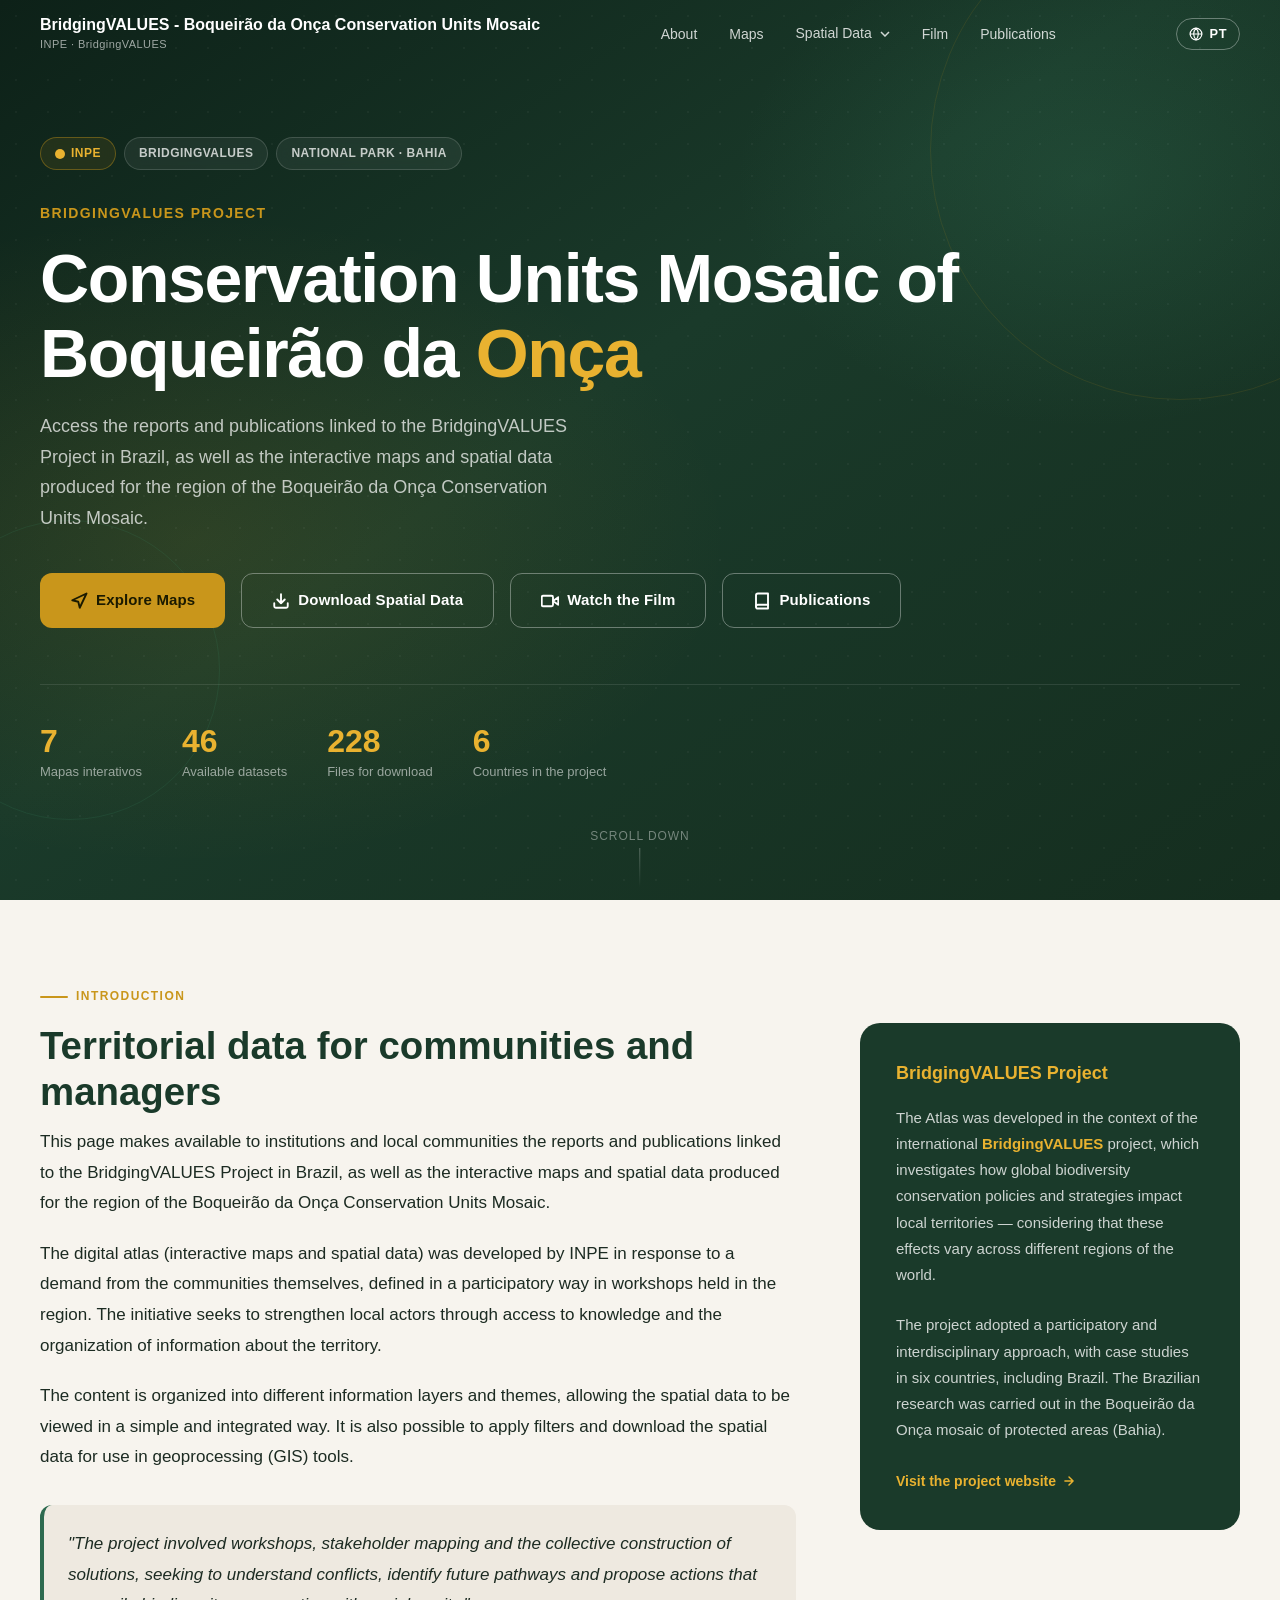
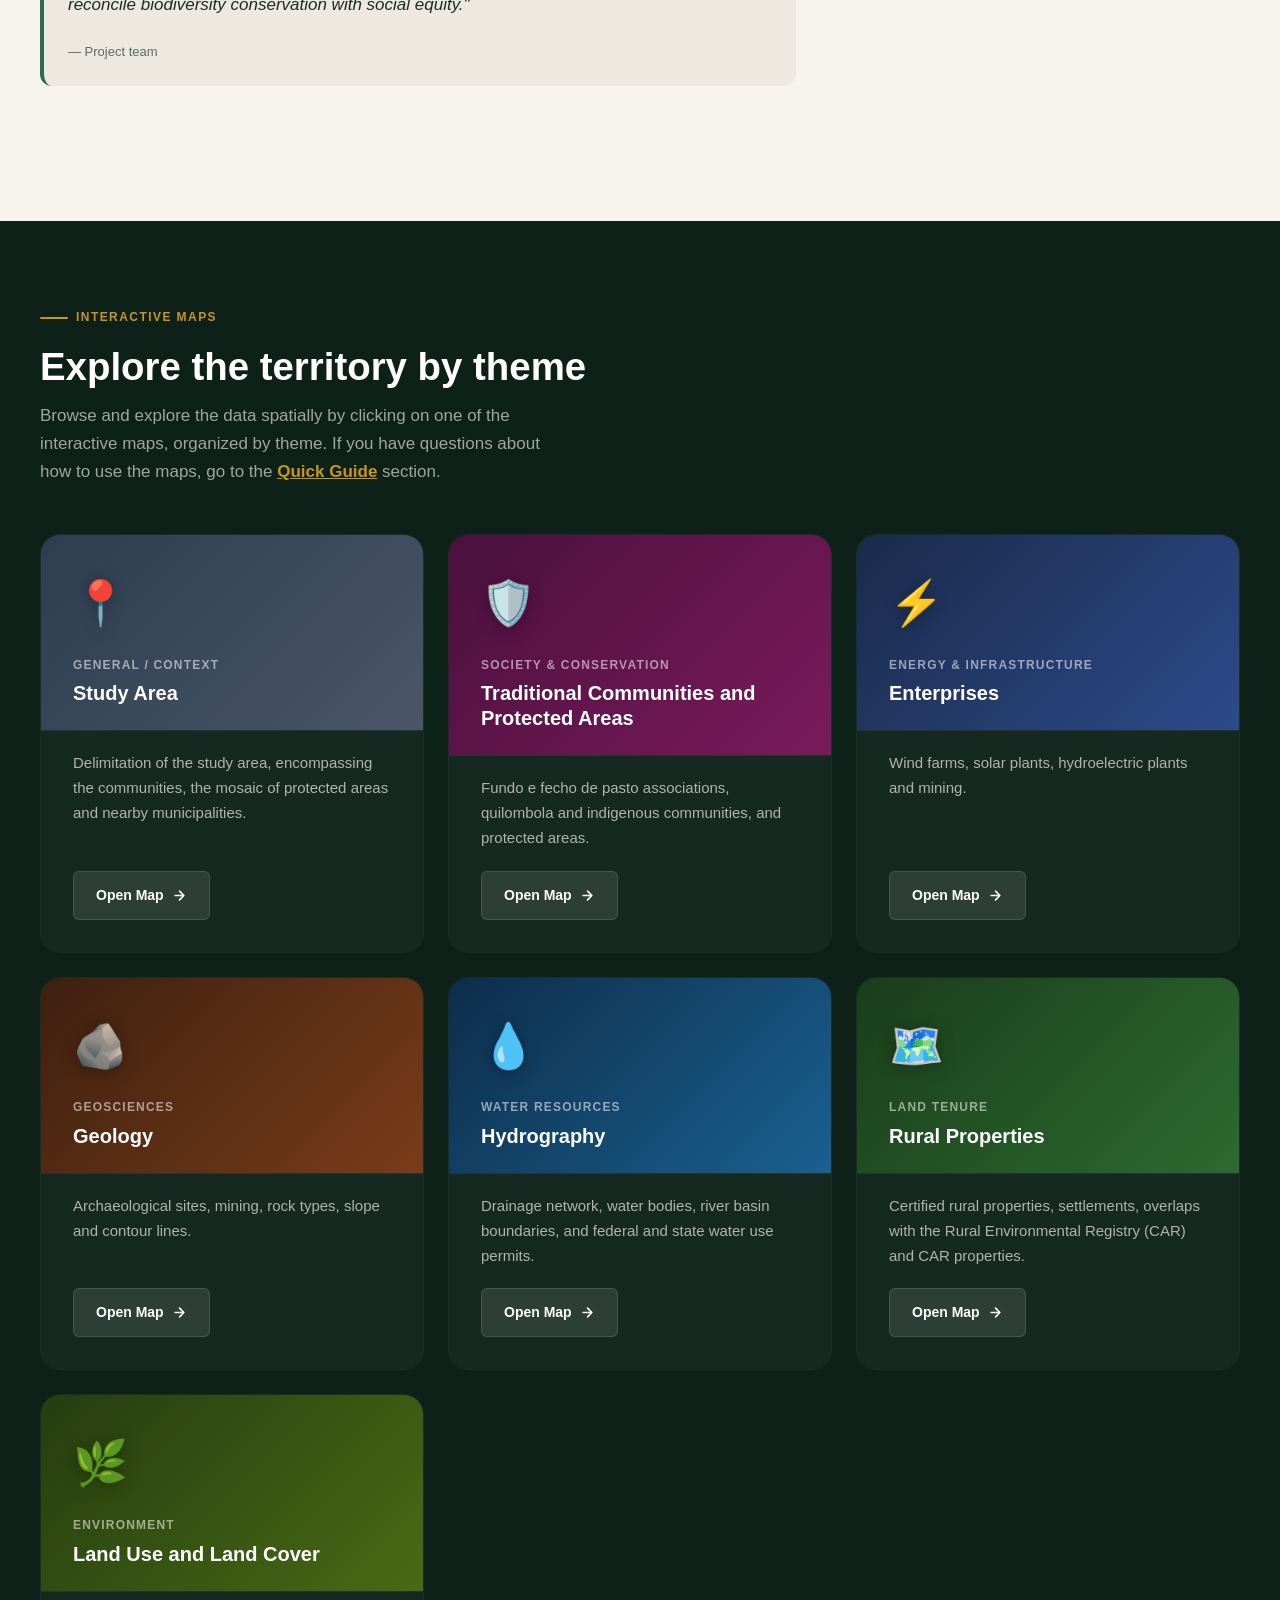
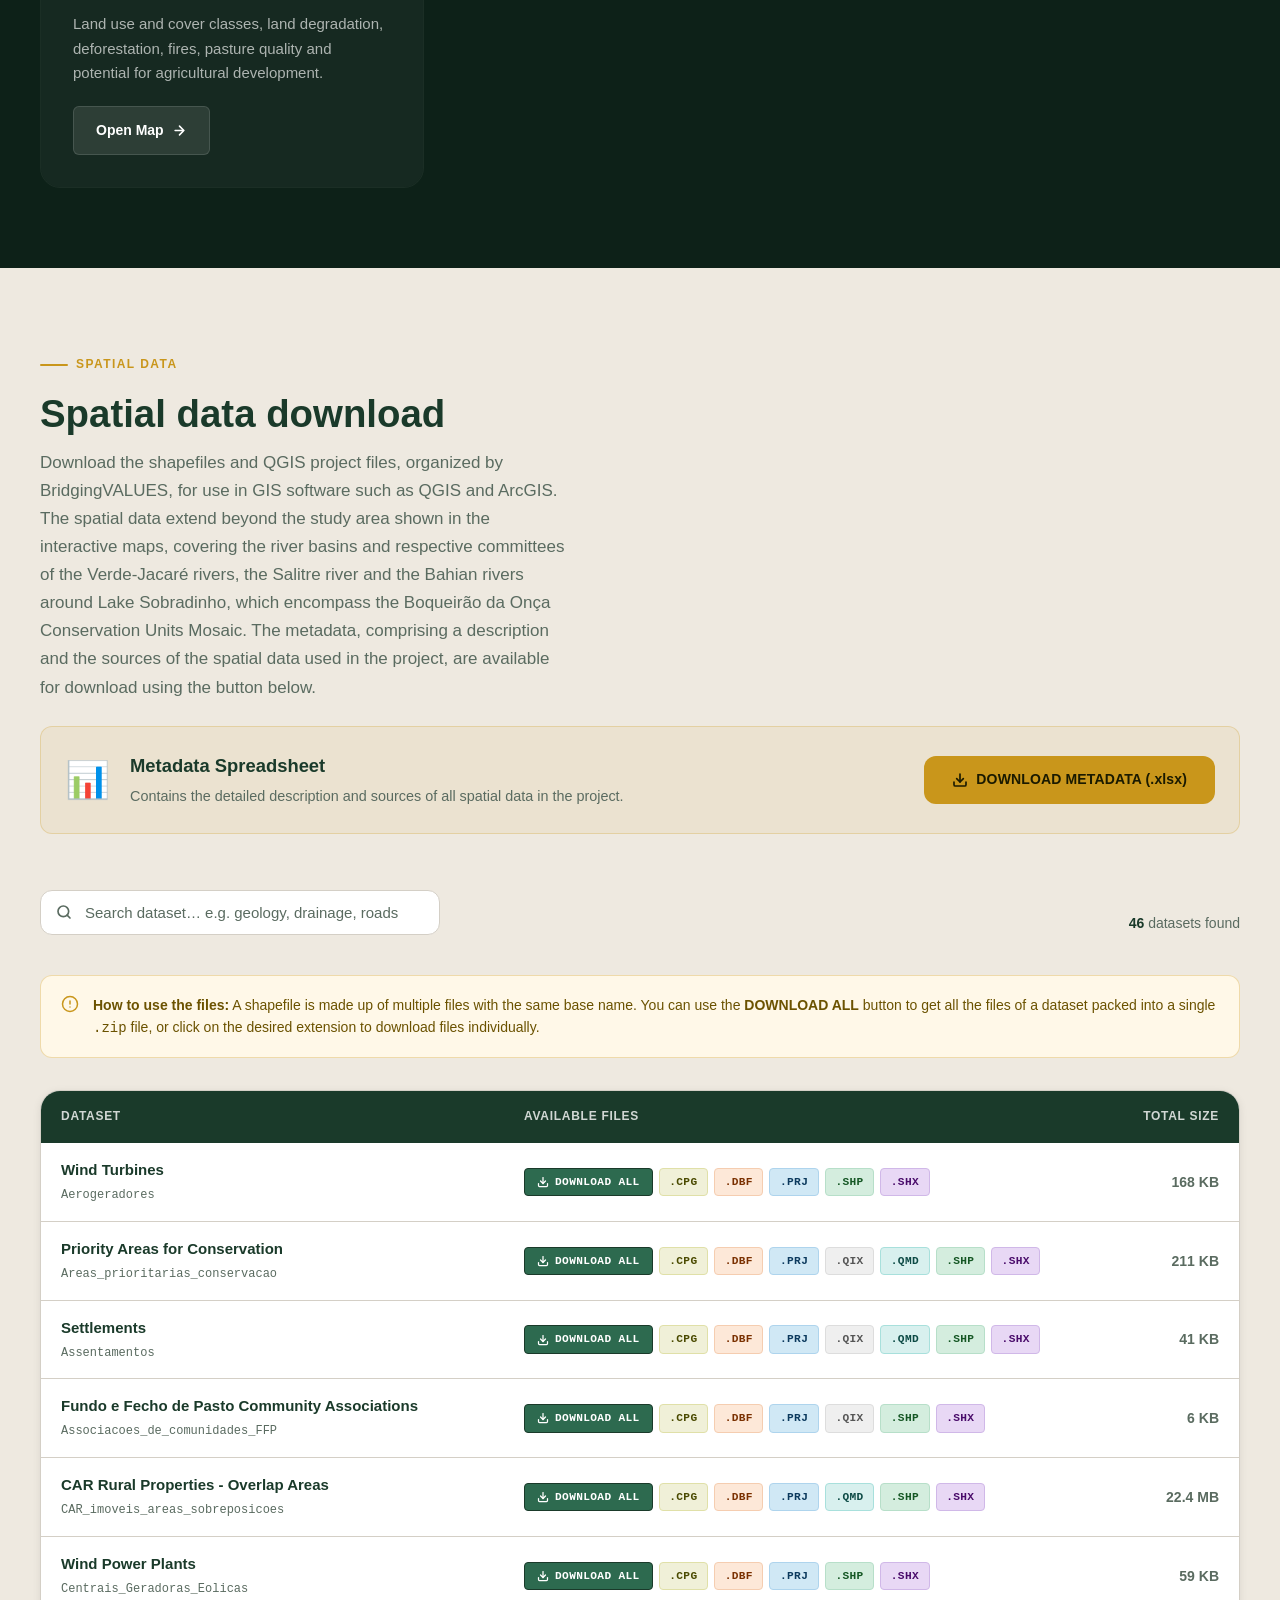
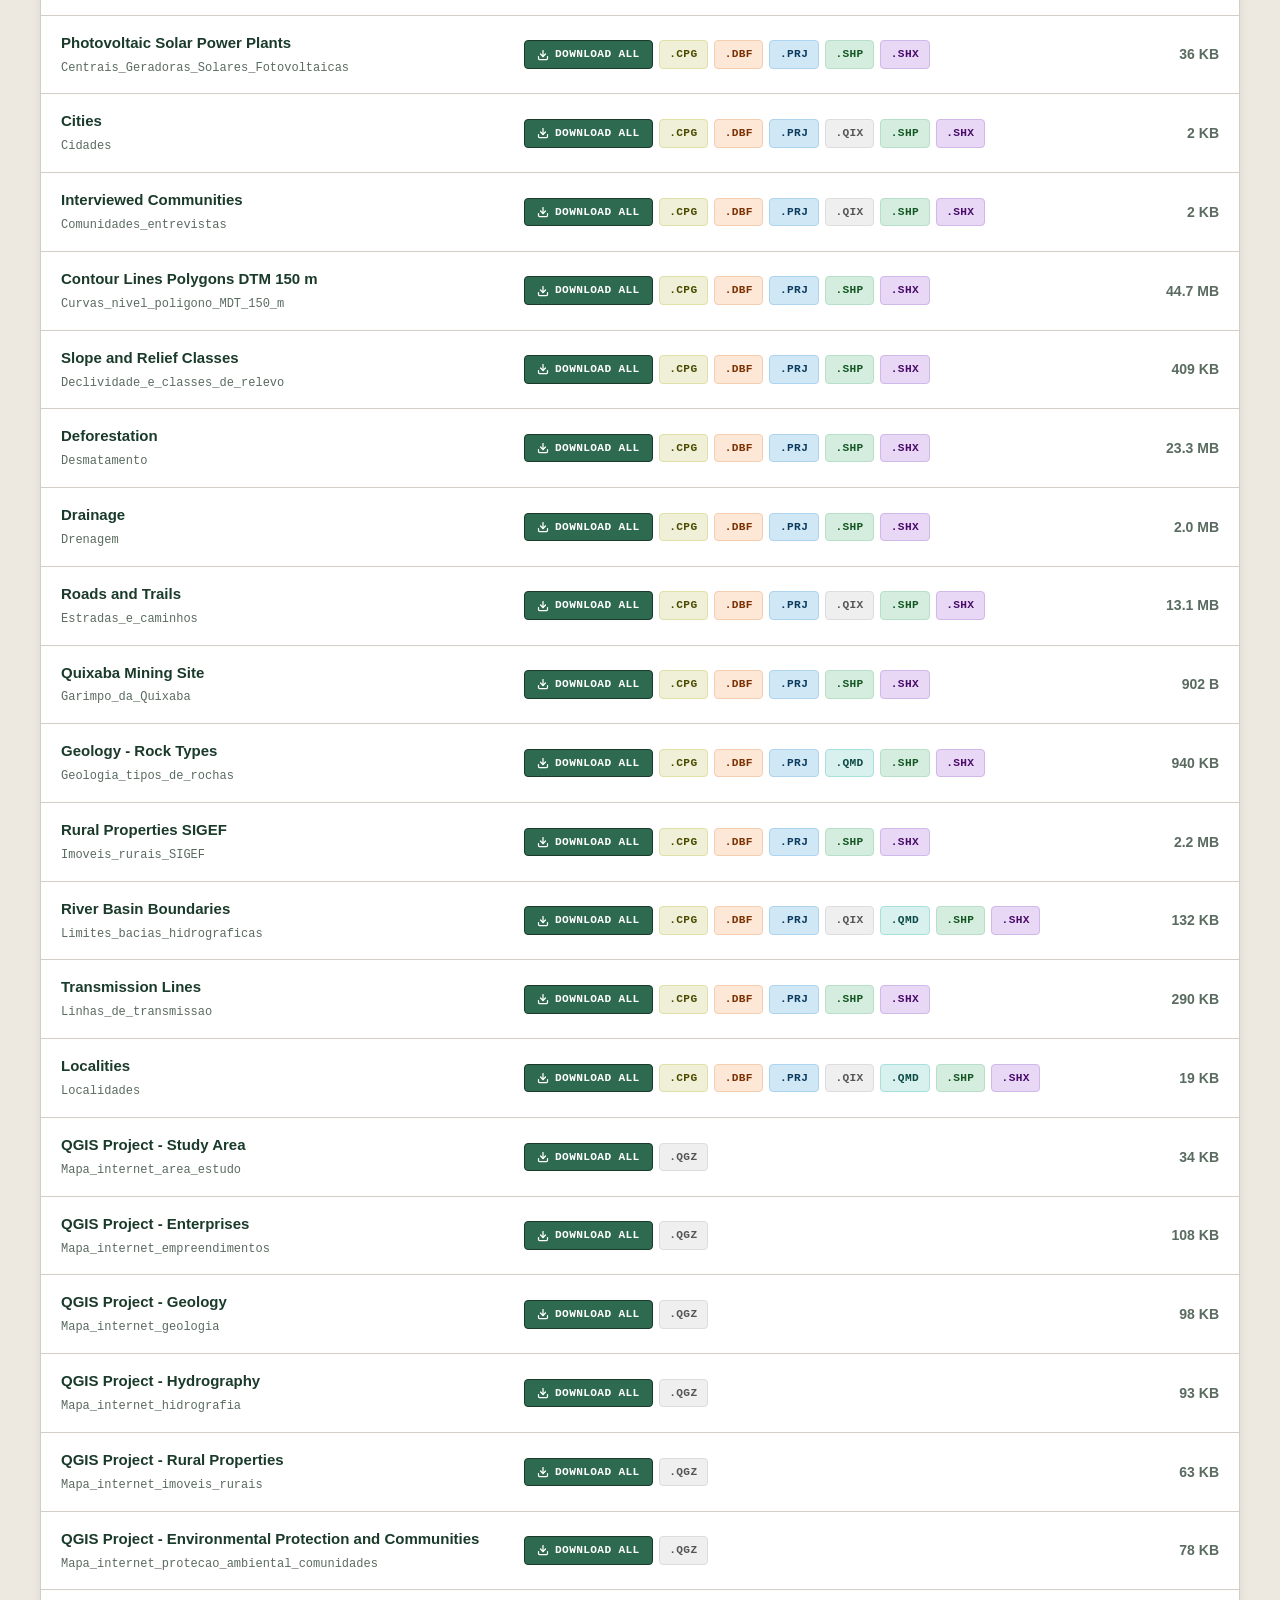
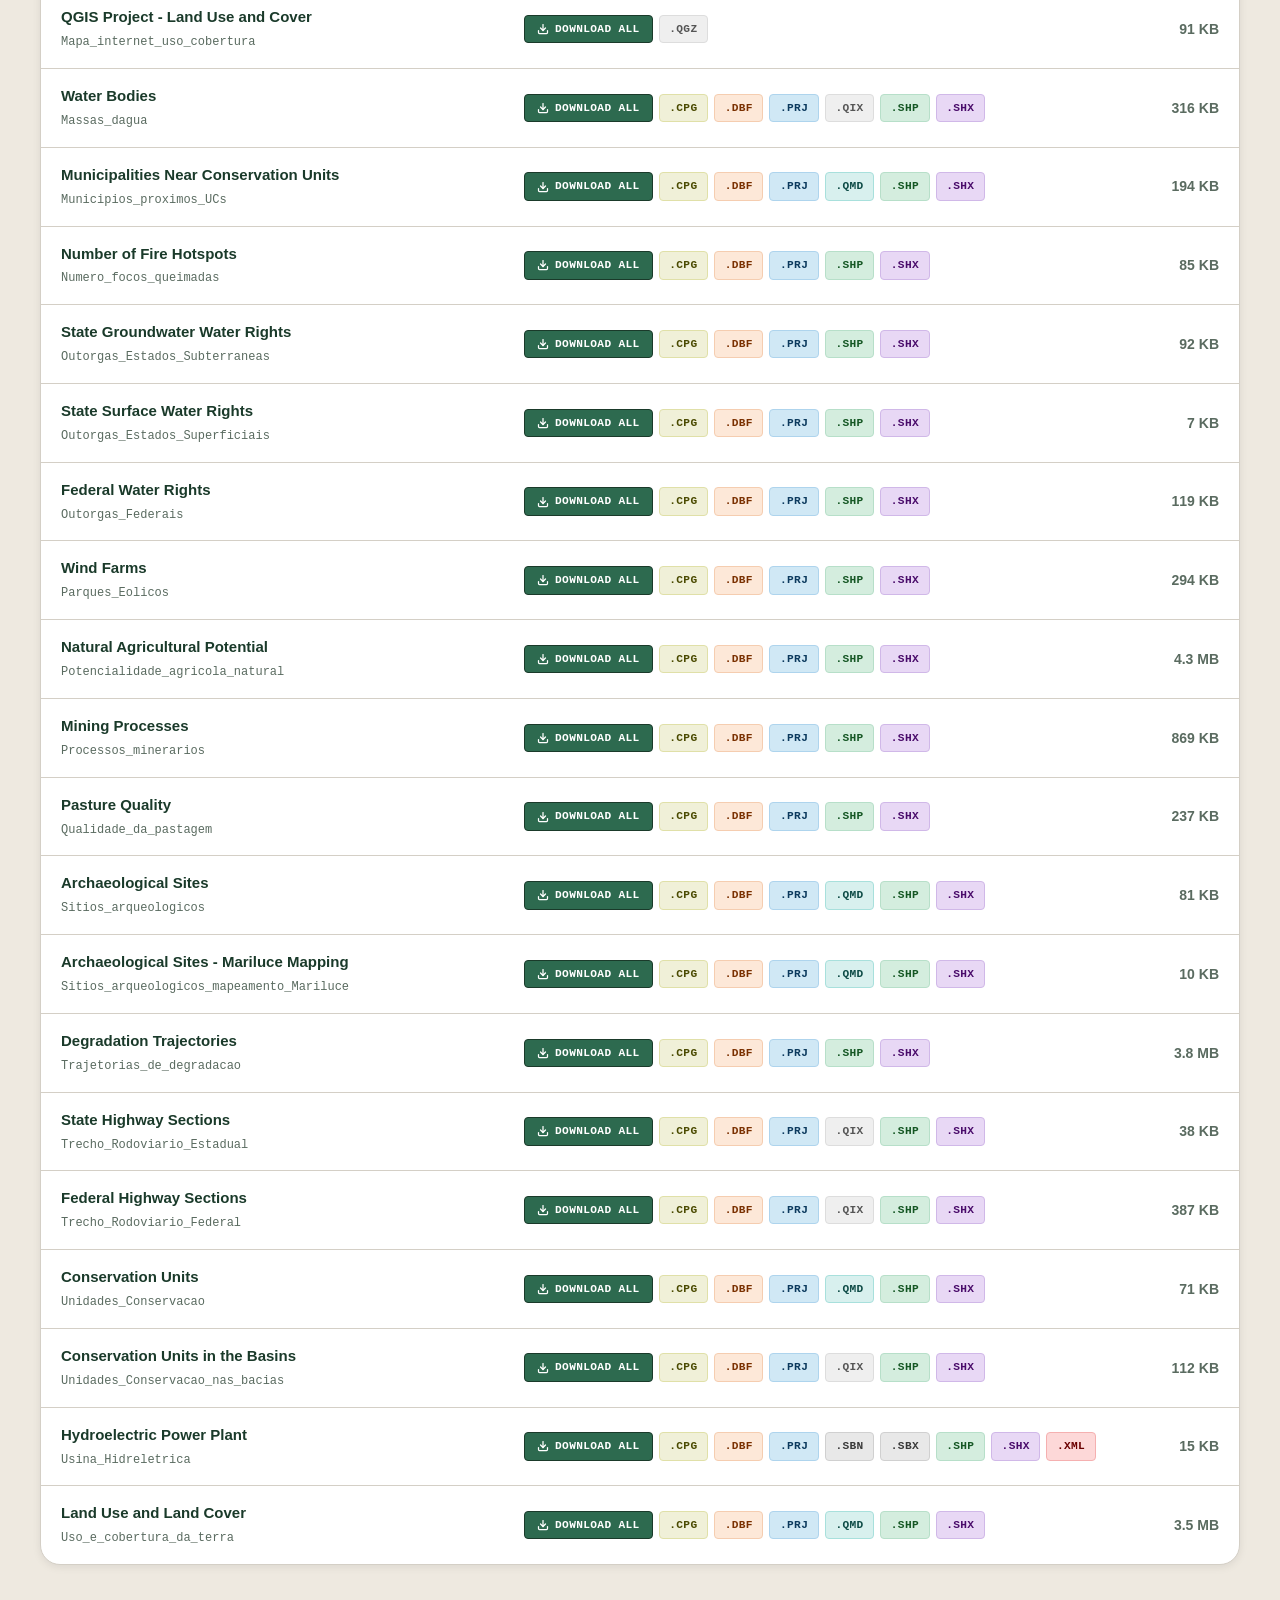
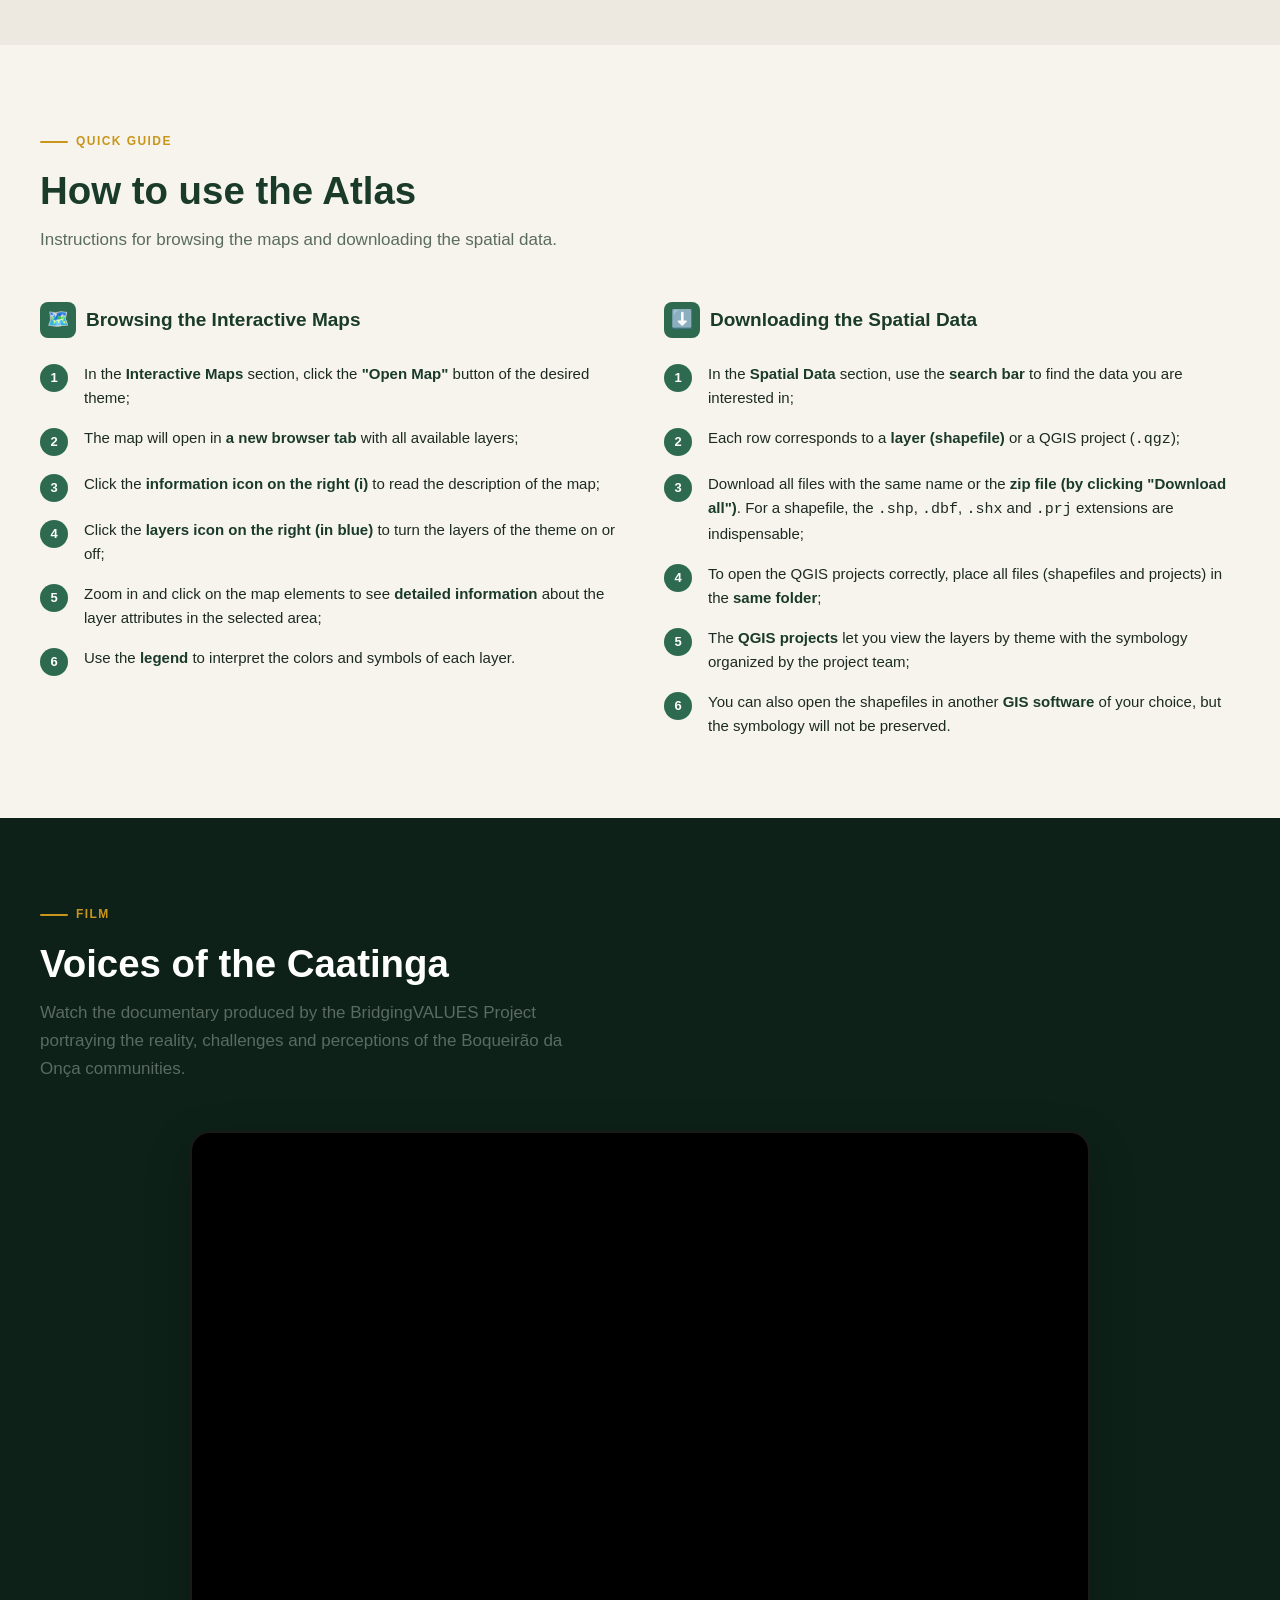
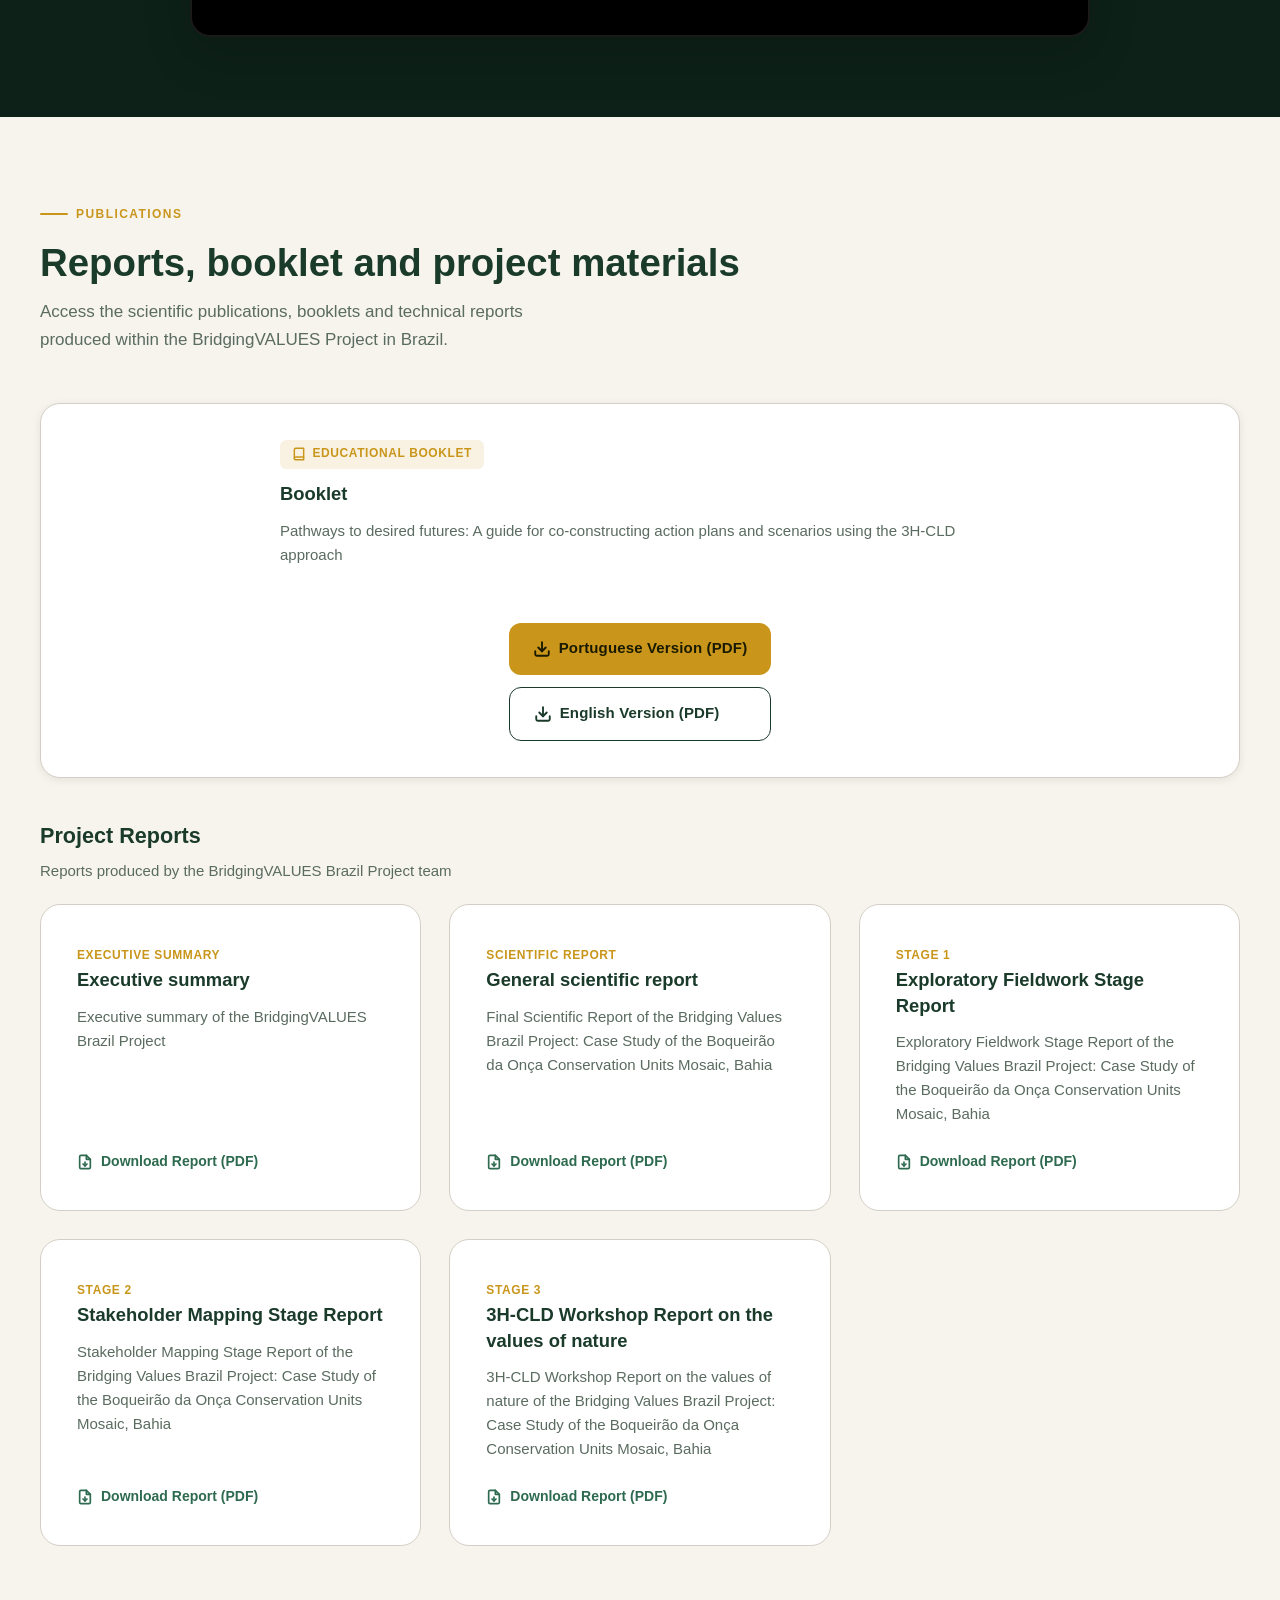
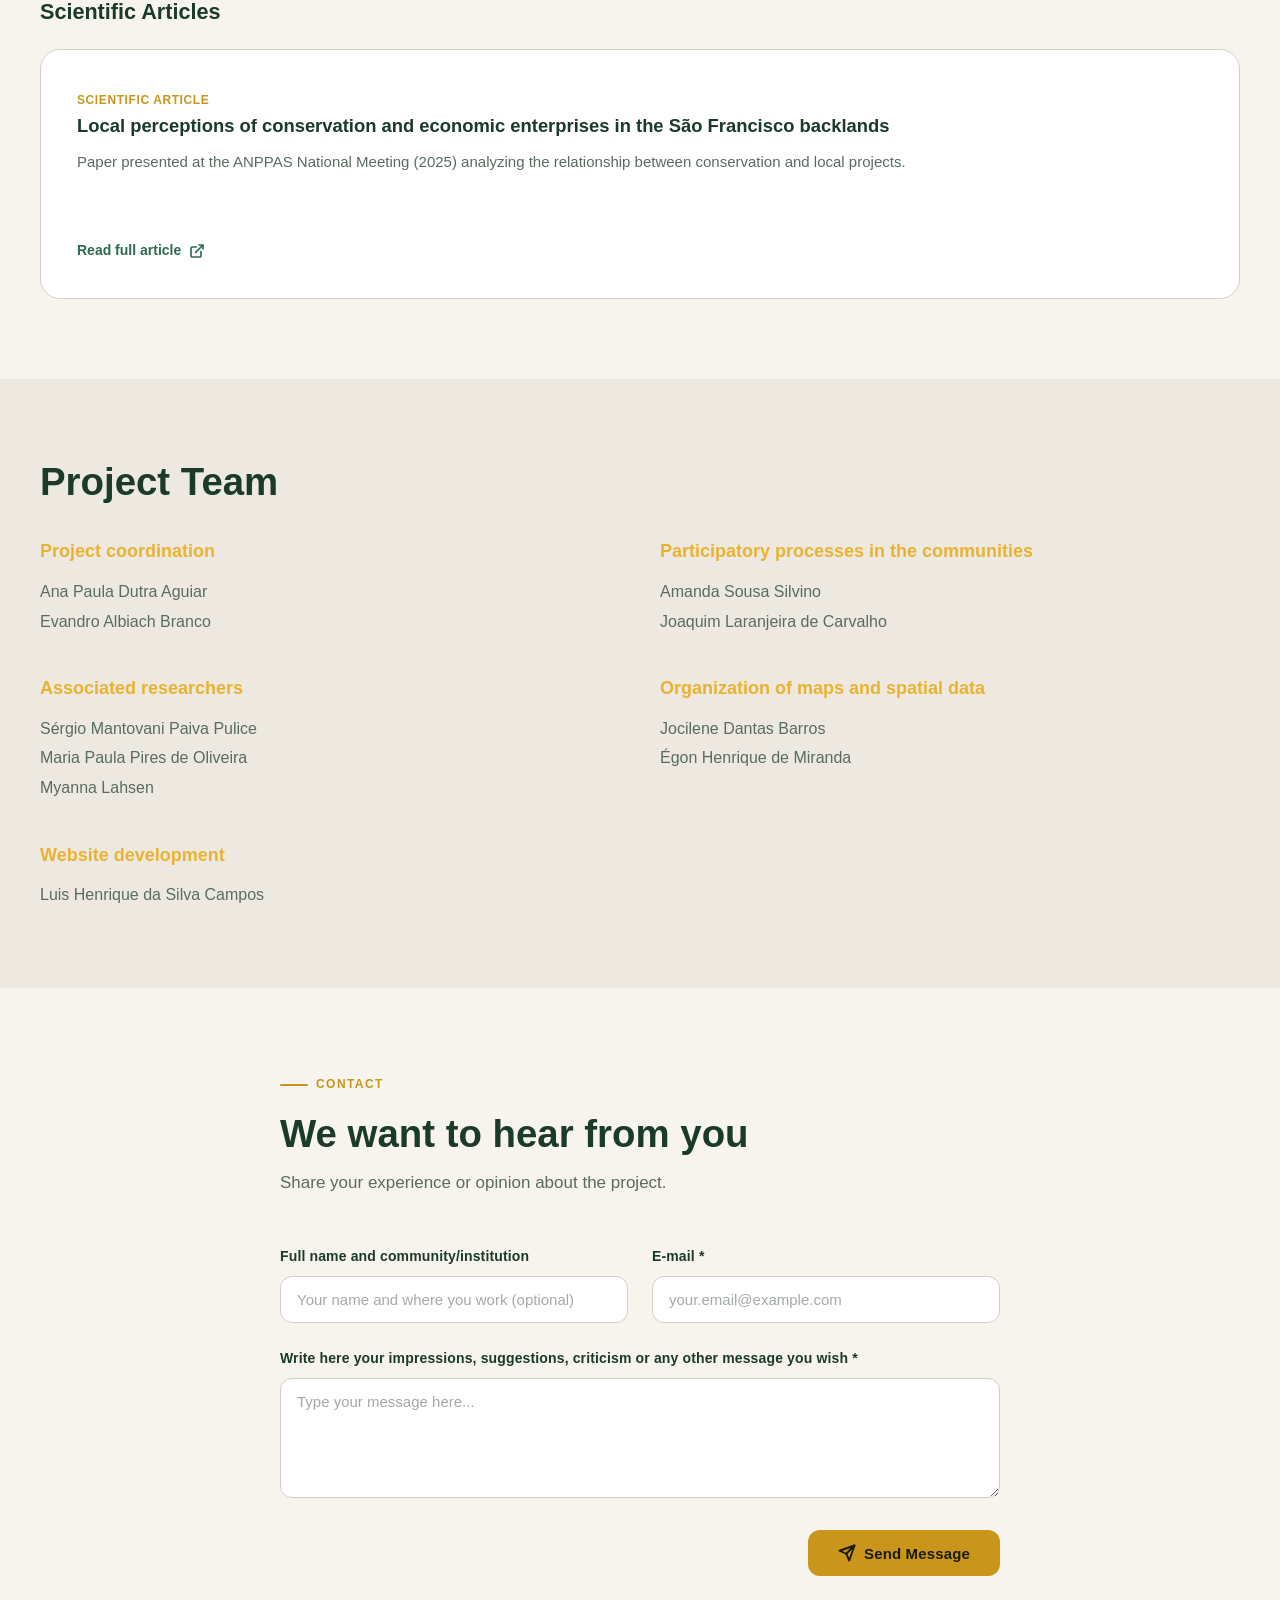
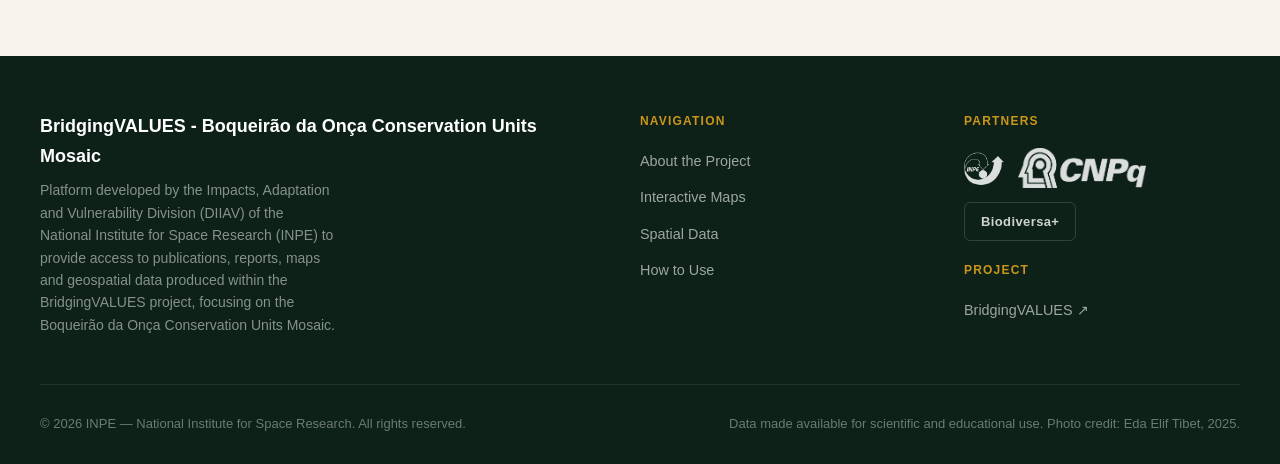
<file: en/index.html>
<!DOCTYPE html>
<html lang="en">
<head>
  <meta charset="UTF-8">
  <meta name="viewport" content="width=device-width, initial-scale=1.0">
  <meta name="description" content="Territorial atlas of the Boqueirão da Onça National Park, developed by INPE within the BridgingVALUES project. Access interactive maps and spatial data.">
  <meta name="robots" content="index, follow">
    <!-- GitHub Pages não permite headers HTTP: CSP e referrer via <meta> -->
  <meta http-equiv="Content-Security-Policy" content="default-src 'self'; script-src 'self'; style-src 'self' 'unsafe-inline' https://fonts.googleapis.com; font-src 'self' https://fonts.gstatic.com; img-src 'self' data:; connect-src 'self'; frame-src https://docs.google.com https://player.vimeo.com; form-action https://docs.google.com; base-uri 'self'; object-src 'none'">
  <meta name="referrer" content="strict-origin-when-cross-origin">
      <link rel="alternate" hreflang="pt-BR" href="../">
  <link rel="alternate" hreflang="en" href="./">
    <title>BridgingVALUES - Boqueirão da Onça Conservation Units Mosaic — INPE</title>

  <!-- Favicon -->
  <link rel="icon" type="image/png" sizes="32x32" href="../assets/images/logo_inpe.png">
  <link rel="icon" type="image/png" sizes="16x16" href="../assets/images/logo_inpe.png">
  <link rel="apple-touch-icon" href="../assets/images/logo_inpe.png">

  <link rel="preconnect" href="https://fonts.googleapis.com">
  <link rel="preconnect" href="https://fonts.gstatic.com" crossorigin>
  <link href="https://fonts.googleapis.com/css2?family=Sora:wght@400;600;700;800&family=Inter:wght@400;500;600&display=swap" rel="stylesheet">

  <link rel="stylesheet" href="../assets/css/style.css?v=1794315953">
</head>
<body>
<nav class="nav" id="nav" role="navigation" aria-label="Main navigation">
  <div class="container">
    <div class="nav__inner">

      <a href="#hero" class="nav__brand" aria-label="Home — BridgingVALUES - Boqueirão da Onça Conservation Units Mosaic">
        <span class="nav__brand-name">BridgingVALUES - Boqueirão da Onça Conservation Units Mosaic</span>
        <span class="nav__brand-sub">INPE · BridgingVALUES</span>
      </a>

      <ul class="nav__links" role="list">
        <li><a class="nav__link" href="#sobre">About</a></li>
        <li><a class="nav__link" href="#mapas">Maps</a></li>
        <li class="nav__dropdown">
          <a class="nav__link nav__dropdown-toggle" href="#download">
            Spatial Data
            <svg class="nav__dropdown-icon" width="10" height="6" viewBox="0 0 10 6" fill="none" stroke="currentColor" stroke-width="1.5" aria-hidden="true"><path d="M1 1l4 4 4-4"/></svg>
          </a>
          <div class="nav__dropdown-menu">
            <a href="#download">Download Data</a>
            <a href="#como-usar">How to Use</a>
          </div>
        </li>
        <li><a class="nav__link" href="#filme">Film</a></li>
        <li><a class="nav__link" href="#publicacoes">Publications</a></li>
      </ul>

            <a
        class="nav__lang"
        id="lang-switch"
        href="../"
        hreflang="pt-BR"
        lang="pt-BR"
        aria-label="Ver este site em português"
        title="Português"
      >
        <svg width="14" height="14" viewBox="0 0 24 24" fill="none" stroke="currentColor" stroke-width="2" stroke-linecap="round" stroke-linejoin="round" aria-hidden="true"><circle cx="12" cy="12" r="10"/><line x1="2" y1="12" x2="22" y2="12"/><path d="M12 2a15.3 15.3 0 0 1 4 10 15.3 15.3 0 0 1-4 10 15.3 15.3 0 0 1-4-10 15.3 15.3 0 0 1 4-10z"/></svg>
        PT      </a>

      <button
        class="nav__hamburger"
        id="hamburger"
        aria-label="Open menu"
        aria-expanded="false"
        aria-controls="mobile-menu"
      >
        <span></span><span></span><span></span>
      </button>

    </div>
  </div>
</nav>

<div class="nav__mobile" id="mobile-menu" role="dialog" aria-label="Navigation menu">
  <a href="#sobre">About the Project</a>
  <a href="#mapas">Interactive Maps</a>
  <a href="#download">Spatial Data</a>
  <a href="#como-usar">How to Use</a>
  <a href="#filme">Film</a>
  <a href="#publicacoes">Publications</a>
</div>
<section class="hero" id="hero" aria-label="Main header">
  <div class="hero__bg" aria-hidden="true"></div>
  <div class="hero__dots" aria-hidden="true"></div>

  <div class="container">
    <div class="hero__content">

      <div class="hero__badges">
        <span class="hero__badge hero__badge--amber">
          <svg width="10" height="10" viewBox="0 0 10 10" fill="currentColor" aria-hidden="true"><circle cx="5" cy="5" r="5"/></svg>
          INPE
        </span>
        <span class="hero__badge">BridgingVALUES</span>
        <span class="hero__badge">National Park · Bahia</span>
      </div>

      <p class="hero__kicker">BridgingVALUES Project</p>

      <h1 class="hero__title">
        Conservation Units Mosaic of<br> Boqueirão da <span>Onça</span>
      </h1>

      <p class="hero__text">
        Access the reports and publications linked to the BridgingVALUES Project in Brazil, as well as the interactive maps and spatial data produced for the region of the Boqueirão da Onça Conservation Units Mosaic.
      </p>

      <div class="hero__ctas" style="flex-wrap: wrap;">
        <a href="#mapas" class="btn btn--primary">
          <svg width="18" height="18" viewBox="0 0 24 24" fill="none" stroke="currentColor" stroke-width="2.5" stroke-linecap="round" stroke-linejoin="round" aria-hidden="true"><path d="M3 11l19-9-9 19-2-8-8-2z"/></svg>
          Explore Maps
        </a>
        <a href="#download" class="btn btn--outline">
          <svg width="18" height="18" viewBox="0 0 24 24" fill="none" stroke="currentColor" stroke-width="2.5" stroke-linecap="round" stroke-linejoin="round" aria-hidden="true"><path d="M21 15v4a2 2 0 01-2 2H5a2 2 0 01-2-2v-4M7 10l5 5 5-5M12 15V3"/></svg>
          Download Spatial Data
        </a>
        <a href="#filme" class="btn btn--outline">
          <svg width="18" height="18" viewBox="0 0 24 24" fill="none" stroke="currentColor" stroke-width="2.5" stroke-linecap="round" stroke-linejoin="round" aria-hidden="true"><polygon points="23 7 16 12 23 17 23 7"></polygon><rect x="1" y="5" width="15" height="14" rx="2" ry="2"></rect></svg>
          Watch the Film
        </a>
        <a href="#publicacoes" class="btn btn--outline">
          <svg width="18" height="18" viewBox="0 0 24 24" fill="none" stroke="currentColor" stroke-width="2.5" stroke-linecap="round" stroke-linejoin="round" aria-hidden="true"><path d="M4 19.5A2.5 2.5 0 0 1 6.5 17H20"></path><path d="M6.5 2H20v20H6.5A2.5 2.5 0 0 1 4 19.5v-15A2.5 2.5 0 0 1 6.5 2z"></path></svg>
          Publications
        </a>
      </div>

      <div class="hero__stats">
        <div>
          <div class="hero__stat-num">7</div>
          <div class="hero__stat-label">Mapas interativos</div>
        </div>
        <div>
          <div class="hero__stat-num">46</div>
          <div class="hero__stat-label">Available datasets</div>
        </div>
        <div>
          <div class="hero__stat-num">228</div>
          <div class="hero__stat-label">Files for download</div>
        </div>
        <div>
          <div class="hero__stat-num">6</div>
          <div class="hero__stat-label">Countries in the project</div>
        </div>
      </div>

    </div>
  </div>

  <div class="hero__scroll" aria-hidden="true">
    <span>Scroll down</span>
    <div class="hero__scroll-line"></div>
  </div>
</section>
<section class="section" id="sobre" aria-labelledby="sobre-title">
  <div class="container">
    <p class="section-label">Introduction</p>

    <div class="sobre__grid">

      <div class="sobre__text">
        <h2 class="section-title" id="sobre-title">
          Territorial data for communities and managers
        </h2>

        <p>
          This page makes available to institutions and local communities the reports and publications linked to the BridgingVALUES Project in Brazil, as well as the interactive maps and spatial data produced for the region of the Boqueirão da Onça Conservation Units Mosaic.
        </p>
        <p>
          The digital atlas (interactive maps and spatial data) was developed by INPE in response to a demand from the communities themselves, defined in a participatory way in workshops held in the region. The initiative seeks to strengthen local actors through access to knowledge and the organization of information about the territory.
        </p>
        <p>
          The content is organized into different information layers and themes, allowing the spatial data to be viewed in a simple and integrated way. It is also possible to apply filters and download the spatial data for use in geoprocessing (GIS) tools.
        </p>

        <blockquote class="sobre__quote fade-in">
          <p class="sobre__quote-text">
            "The project involved workshops, stakeholder mapping and the collective construction of solutions, seeking to understand conflicts, identify future pathways and propose actions that reconcile biodiversity conservation with social equity."
          </p>
          <footer class="sobre__quote-author">— Project team</footer>
        </blockquote>

        <p class="fade-in sobre__team">
          <a href="#equipe" class="sobre__team-link">
            Meet the team responsible for the project
            <svg width="14" height="14" viewBox="0 0 24 24" fill="none" stroke="currentColor" stroke-width="2.5" stroke-linecap="round" stroke-linejoin="round" aria-hidden="true"><path d="M12 5v14M19 12l-7 7-7-7"/></svg>
          </a>
        </p>
      </div>

      <aside class="sobre__card fade-in" aria-label="Projeto BridgingVALUES">
        <h3 class="sobre__card-title">BridgingVALUES Project</h3>
        <p class="sobre__card-text">
          The Atlas was developed in the context of the international <strong class="text-amber">BridgingVALUES</strong> project, which investigates how global biodiversity conservation policies and strategies impact local territories — considering that these effects vary across different regions of the world.
        </p>
        <p class="sobre__card-text">
          The project adopted a participatory and interdisciplinary approach, with case studies in six countries, including Brazil. The Brazilian research was carried out in the Boqueirão da Onça mosaic of protected areas (Bahia).
        </p>
        <a
          href="https://www.bridgingvalues.ch/"
          target="_blank"
          rel="noopener noreferrer"
          class="sobre__card-link"
          aria-label="Visit the BridgingVALUES project website (opens in a new tab)"
        >
          Visit the project website
          <svg width="14" height="14" viewBox="0 0 24 24" fill="none" stroke="currentColor" stroke-width="2.5" stroke-linecap="round" stroke-linejoin="round" aria-hidden="true"><path d="M5 12h14M12 5l7 7-7 7"/></svg>
        </a>
      </aside>

    </div>



  </div>
</section>
<section class="section mapas" id="mapas" aria-labelledby="mapas-title">
  <div class="container">
    <p class="section-label">Interactive Maps</p>
    <h2 class="section-title" id="mapas-title">Explore the territory by theme</h2>
    <p class="section-subtitle">
      Browse and explore the data spatially by clicking on one of the interactive maps, organized by theme. If you have questions about how to use the maps, go to the <a href="#como-usar" class="mapas__link-guia"><strong>Quick Guide</strong></a> section.
    </p>

    <div class="mapas__grid">
            <article
        class="map-card map-card--area-estudo fade-in"
        aria-label="Map: Study Area"
      >
        <div class="map-card__header">
          <div class="map-card__icon" aria-hidden="true">📍</div>
          <p class="map-card__theme">General / Context</p>
          <h3 class="map-card__title">Study Area</h3>
        </div>
        <div class="map-card__body">
          <p class="map-card__desc">Delimitation of the study area, encompassing the communities, the mosaic of protected areas and nearby municipalities.</p>
          <a
            href="../mapas/area-estudo/"
            target="_blank"
            rel="noopener noreferrer"
            class="map-card__btn"
            aria-label="Open Study Area map in a new tab"
          >
            Open Map
            <svg width="15" height="15" viewBox="0 0 24 24" fill="none" stroke="currentColor" stroke-width="2.5" stroke-linecap="round" stroke-linejoin="round" aria-hidden="true"><path d="M5 12h14M12 5l7 7-7 7"/></svg>
          </a>
        </div>
      </article>
            <article
        class="map-card map-card--comunidades fade-in"
        aria-label="Map: Traditional Communities and Protected Areas"
      >
        <div class="map-card__header">
          <div class="map-card__icon" aria-hidden="true">🛡️</div>
          <p class="map-card__theme">Society &amp; Conservation</p>
          <h3 class="map-card__title">Traditional Communities and Protected Areas</h3>
        </div>
        <div class="map-card__body">
          <p class="map-card__desc">Fundo e fecho de pasto associations, quilombola and indigenous communities, and protected areas.</p>
          <a
            href="../mapas/comunidades-protecao/"
            target="_blank"
            rel="noopener noreferrer"
            class="map-card__btn"
            aria-label="Open Traditional Communities and Protected Areas map in a new tab"
          >
            Open Map
            <svg width="15" height="15" viewBox="0 0 24 24" fill="none" stroke="currentColor" stroke-width="2.5" stroke-linecap="round" stroke-linejoin="round" aria-hidden="true"><path d="M5 12h14M12 5l7 7-7 7"/></svg>
          </a>
        </div>
      </article>
            <article
        class="map-card map-card--empreendimentos fade-in"
        aria-label="Map: Enterprises"
      >
        <div class="map-card__header">
          <div class="map-card__icon" aria-hidden="true">⚡</div>
          <p class="map-card__theme">Energy &amp; Infrastructure</p>
          <h3 class="map-card__title">Enterprises</h3>
        </div>
        <div class="map-card__body">
          <p class="map-card__desc">Wind farms, solar plants, hydroelectric plants and mining.</p>
          <a
            href="../mapas/empreendimentos/"
            target="_blank"
            rel="noopener noreferrer"
            class="map-card__btn"
            aria-label="Open Enterprises map in a new tab"
          >
            Open Map
            <svg width="15" height="15" viewBox="0 0 24 24" fill="none" stroke="currentColor" stroke-width="2.5" stroke-linecap="round" stroke-linejoin="round" aria-hidden="true"><path d="M5 12h14M12 5l7 7-7 7"/></svg>
          </a>
        </div>
      </article>
            <article
        class="map-card map-card--geologia fade-in"
        aria-label="Map: Geology"
      >
        <div class="map-card__header">
          <div class="map-card__icon" aria-hidden="true">🪨</div>
          <p class="map-card__theme">Geosciences</p>
          <h3 class="map-card__title">Geology</h3>
        </div>
        <div class="map-card__body">
          <p class="map-card__desc">Archaeological sites, mining, rock types, slope and contour lines.</p>
          <a
            href="../mapas/geologia/"
            target="_blank"
            rel="noopener noreferrer"
            class="map-card__btn"
            aria-label="Open Geology map in a new tab"
          >
            Open Map
            <svg width="15" height="15" viewBox="0 0 24 24" fill="none" stroke="currentColor" stroke-width="2.5" stroke-linecap="round" stroke-linejoin="round" aria-hidden="true"><path d="M5 12h14M12 5l7 7-7 7"/></svg>
          </a>
        </div>
      </article>
            <article
        class="map-card map-card--hidrografia fade-in"
        aria-label="Map: Hydrography"
      >
        <div class="map-card__header">
          <div class="map-card__icon" aria-hidden="true">💧</div>
          <p class="map-card__theme">Water Resources</p>
          <h3 class="map-card__title">Hydrography</h3>
        </div>
        <div class="map-card__body">
          <p class="map-card__desc">Drainage network, water bodies, river basin boundaries, and federal and state water use permits.</p>
          <a
            href="../mapas/hidrografia/"
            target="_blank"
            rel="noopener noreferrer"
            class="map-card__btn"
            aria-label="Open Hydrography map in a new tab"
          >
            Open Map
            <svg width="15" height="15" viewBox="0 0 24 24" fill="none" stroke="currentColor" stroke-width="2.5" stroke-linecap="round" stroke-linejoin="round" aria-hidden="true"><path d="M5 12h14M12 5l7 7-7 7"/></svg>
          </a>
        </div>
      </article>
            <article
        class="map-card map-card--imoveis fade-in"
        aria-label="Map: Rural Properties"
      >
        <div class="map-card__header">
          <div class="map-card__icon" aria-hidden="true">🗺️</div>
          <p class="map-card__theme">Land Tenure</p>
          <h3 class="map-card__title">Rural Properties</h3>
        </div>
        <div class="map-card__body">
          <p class="map-card__desc">Certified rural properties, settlements, overlaps with the Rural Environmental Registry (CAR) and CAR properties.</p>
          <a
            href="../mapas/imoveis/"
            target="_blank"
            rel="noopener noreferrer"
            class="map-card__btn"
            aria-label="Open Rural Properties map in a new tab"
          >
            Open Map
            <svg width="15" height="15" viewBox="0 0 24 24" fill="none" stroke="currentColor" stroke-width="2.5" stroke-linecap="round" stroke-linejoin="round" aria-hidden="true"><path d="M5 12h14M12 5l7 7-7 7"/></svg>
          </a>
        </div>
      </article>
            <article
        class="map-card map-card--uso fade-in"
        aria-label="Map: Land Use and Land Cover"
      >
        <div class="map-card__header">
          <div class="map-card__icon" aria-hidden="true">🌿</div>
          <p class="map-card__theme">Environment</p>
          <h3 class="map-card__title">Land Use and Land Cover</h3>
        </div>
        <div class="map-card__body">
          <p class="map-card__desc">Land use and cover classes, land degradation, deforestation, fires, pasture quality and potential for agricultural development.</p>
          <a
            href="../mapas/uso/"
            target="_blank"
            rel="noopener noreferrer"
            class="map-card__btn"
            aria-label="Open Land Use and Land Cover map in a new tab"
          >
            Open Map
            <svg width="15" height="15" viewBox="0 0 24 24" fill="none" stroke="currentColor" stroke-width="2.5" stroke-linecap="round" stroke-linejoin="round" aria-hidden="true"><path d="M5 12h14M12 5l7 7-7 7"/></svg>
          </a>
        </div>
      </article>
          </div>
  </div>
</section>
<section class="section section--alt" id="download" aria-labelledby="download-title">
  <div class="container">
    <p class="section-label">Spatial Data</p>
    <h2 class="section-title" id="download-title">Spatial data download</h2>
    <p class="section-subtitle" style="margin-bottom: 1.5rem;">
      Download the shapefiles and QGIS project files, organized by BridgingVALUES, for use in GIS software such as QGIS and ArcGIS. The spatial data extend beyond the study area shown in the interactive maps, covering the river basins and respective committees of the Verde-Jacaré rivers, the Salitre river and the Bahian rivers around Lake Sobradinho, which encompass the Boqueirão da Onça Conservation Units Mosaic. The metadata, comprising a description and the sources of the spatial data used in the project, are available for download using the button below.
    </p>

    <!-- Bloco de download dos Metadados -->
    <div class="download__metadata-card fade-in">
      <div class="metadata-card__content">
        <span class="metadata-card__icon" aria-hidden="true">📊</span>
        <div class="metadata-card__info">
          <h3 class="metadata-card__title">Metadata Spreadsheet</h3>
          <p class="metadata-card__desc">Contains the detailed description and sources of all spatial data in the project.</p>
        </div>
      </div>
      <a href="../assets/metadados/Atlas%20Bridging%20Values%20BR%20-%20Fontes%20dos%20dados%20espaciais.xlsx" class="btn btn--primary metadata-card__btn" download>
        <svg width="16" height="16" viewBox="0 0 24 24" fill="none" stroke="currentColor" stroke-width="2.5" stroke-linecap="round" stroke-linejoin="round" aria-hidden="true"><path d="M21 15v4a2 2 0 0 1-2 2H5a2 2 0 0 1-2-2v-4"></path><polyline points="7 10 12 15 17 10"></polyline><line x1="12" y1="15" x2="12" y2="3"></line></svg>
        DOWNLOAD METADATA (.xlsx)
      </a>
    </div>

    <div class="download__header">
      <div class="download__search-wrap">
        <svg width="16" height="16" viewBox="0 0 24 24" fill="none" stroke="currentColor" stroke-width="2.5" stroke-linecap="round" stroke-linejoin="round" aria-hidden="true"><circle cx="11" cy="11" r="8"/><path d="M21 21l-4.35-4.35"/></svg>
        <label for="file-search" class="sr-only">Search dataset</label>
        <input
          type="search"
          id="file-search"
          class="download__search"
          placeholder="Search dataset… e.g. geology, drainage, roads"
          autocomplete="off"
          spellcheck="false"
        >
      </div>
      <p class="download__count" id="dataset-count" aria-live="polite">
        <strong>46</strong> datasets encontrados
      </p>
    </div>

    <div class="download__info" role="note">
      <svg width="18" height="18" viewBox="0 0 24 24" fill="none" stroke="currentColor" stroke-width="2" stroke-linecap="round" stroke-linejoin="round" aria-hidden="true"><circle cx="12" cy="12" r="10"/><line x1="12" y1="8" x2="12" y2="12"/><line x1="12" y1="16" x2="12.01" y2="16"/></svg>
      <span>
        <strong>How to use the files:</strong> A shapefile is made up of multiple files with the same base name. You can use the <strong>DOWNLOAD ALL</strong> button to get all the files of a dataset packed into a single <code>.zip</code> file, or click on the desired extension to download files individually.
      </span>
    </div>

        <div class="download__table-wrap">
      <table class="download__table" aria-label="List of datasets available for download">
        <thead>
          <tr>
            <th scope="col">Dataset</th>
            <th scope="col">Available files</th>
            <th scope="col">Total size</th>
          </tr>
        </thead>
        <tbody>
                    <tr class="dataset-row" data-name="aerogeradores wind turbines">
            <td>
              <div class="dataset-name">Wind Turbines</div>
              <div class="dataset-raw">Aerogeradores</div>
            </td>
            <td>
              <div class="ext-badges">
                                <a
                  href="../downloads/Aerogeradores.zip"
                  class="ext-badge ext-zip-all"
                  title="Download all files of Wind Turbines (.zip)"
                  aria-label="Download all (.zip) — Wind Turbines"
                >
                  <svg width="12" height="12" viewBox="0 0 24 24" fill="none" stroke="currentColor" stroke-width="2.5" stroke-linecap="round" stroke-linejoin="round" aria-hidden="true" style="margin-right: 2px;"><path d="M21 15v4a2 2 0 0 1-2 2H5a2 2 0 0 1-2-2v-4"></path><polyline points="7 10 12 15 17 10"></polyline><line x1="12" y1="15" x2="12" y2="3"></line></svg>
                  DOWNLOAD ALL
                </a>
                                                <span class="ext-badge ext-cpg" title="Included in the .zip">.cpg</span>
                                                                <span class="ext-badge ext-dbf" title="Included in the .zip">.dbf</span>
                                                                <span class="ext-badge ext-prj" title="Included in the .zip">.prj</span>
                                                                <span class="ext-badge ext-shp" title="Included in the .zip">.shp</span>
                                                                <span class="ext-badge ext-shx" title="Included in the .zip">.shx</span>
                                              </div>
            </td>
            <td>
              <span class="dataset-size">168 KB</span>
            </td>
          </tr>
                    <tr class="dataset-row" data-name="areas_prioritarias_conservacao priority areas for conservation">
            <td>
              <div class="dataset-name">Priority Areas for Conservation</div>
              <div class="dataset-raw">Areas_prioritarias_conservacao</div>
            </td>
            <td>
              <div class="ext-badges">
                                <a
                  href="../downloads/Areas_prioritarias_conservacao.zip"
                  class="ext-badge ext-zip-all"
                  title="Download all files of Priority Areas for Conservation (.zip)"
                  aria-label="Download all (.zip) — Priority Areas for Conservation"
                >
                  <svg width="12" height="12" viewBox="0 0 24 24" fill="none" stroke="currentColor" stroke-width="2.5" stroke-linecap="round" stroke-linejoin="round" aria-hidden="true" style="margin-right: 2px;"><path d="M21 15v4a2 2 0 0 1-2 2H5a2 2 0 0 1-2-2v-4"></path><polyline points="7 10 12 15 17 10"></polyline><line x1="12" y1="15" x2="12" y2="3"></line></svg>
                  DOWNLOAD ALL
                </a>
                                                <span class="ext-badge ext-cpg" title="Included in the .zip">.cpg</span>
                                                                <span class="ext-badge ext-dbf" title="Included in the .zip">.dbf</span>
                                                                <span class="ext-badge ext-prj" title="Included in the .zip">.prj</span>
                                                                <span class="ext-badge ext-other" title="Included in the .zip">.qix</span>
                                                                <span class="ext-badge ext-qmd" title="Included in the .zip">.qmd</span>
                                                                <span class="ext-badge ext-shp" title="Included in the .zip">.shp</span>
                                                                <span class="ext-badge ext-shx" title="Included in the .zip">.shx</span>
                                              </div>
            </td>
            <td>
              <span class="dataset-size">211 KB</span>
            </td>
          </tr>
                    <tr class="dataset-row" data-name="assentamentos settlements">
            <td>
              <div class="dataset-name">Settlements</div>
              <div class="dataset-raw">Assentamentos</div>
            </td>
            <td>
              <div class="ext-badges">
                                <a
                  href="../downloads/Assentamentos.zip"
                  class="ext-badge ext-zip-all"
                  title="Download all files of Settlements (.zip)"
                  aria-label="Download all (.zip) — Settlements"
                >
                  <svg width="12" height="12" viewBox="0 0 24 24" fill="none" stroke="currentColor" stroke-width="2.5" stroke-linecap="round" stroke-linejoin="round" aria-hidden="true" style="margin-right: 2px;"><path d="M21 15v4a2 2 0 0 1-2 2H5a2 2 0 0 1-2-2v-4"></path><polyline points="7 10 12 15 17 10"></polyline><line x1="12" y1="15" x2="12" y2="3"></line></svg>
                  DOWNLOAD ALL
                </a>
                                                <span class="ext-badge ext-cpg" title="Included in the .zip">.cpg</span>
                                                                <span class="ext-badge ext-dbf" title="Included in the .zip">.dbf</span>
                                                                <span class="ext-badge ext-prj" title="Included in the .zip">.prj</span>
                                                                <span class="ext-badge ext-other" title="Included in the .zip">.qix</span>
                                                                <span class="ext-badge ext-qmd" title="Included in the .zip">.qmd</span>
                                                                <span class="ext-badge ext-shp" title="Included in the .zip">.shp</span>
                                                                <span class="ext-badge ext-shx" title="Included in the .zip">.shx</span>
                                              </div>
            </td>
            <td>
              <span class="dataset-size">41 KB</span>
            </td>
          </tr>
                    <tr class="dataset-row" data-name="associacoes_de_comunidades_ffp fundo e fecho de pasto community associations">
            <td>
              <div class="dataset-name">Fundo e Fecho de Pasto Community Associations</div>
              <div class="dataset-raw">Associacoes_de_comunidades_FFP</div>
            </td>
            <td>
              <div class="ext-badges">
                                <a
                  href="../downloads/Associacoes_de_comunidades_FFP.zip"
                  class="ext-badge ext-zip-all"
                  title="Download all files of Fundo e Fecho de Pasto Community Associations (.zip)"
                  aria-label="Download all (.zip) — Fundo e Fecho de Pasto Community Associations"
                >
                  <svg width="12" height="12" viewBox="0 0 24 24" fill="none" stroke="currentColor" stroke-width="2.5" stroke-linecap="round" stroke-linejoin="round" aria-hidden="true" style="margin-right: 2px;"><path d="M21 15v4a2 2 0 0 1-2 2H5a2 2 0 0 1-2-2v-4"></path><polyline points="7 10 12 15 17 10"></polyline><line x1="12" y1="15" x2="12" y2="3"></line></svg>
                  DOWNLOAD ALL
                </a>
                                                <span class="ext-badge ext-cpg" title="Included in the .zip">.cpg</span>
                                                                <span class="ext-badge ext-dbf" title="Included in the .zip">.dbf</span>
                                                                <span class="ext-badge ext-prj" title="Included in the .zip">.prj</span>
                                                                <span class="ext-badge ext-other" title="Included in the .zip">.qix</span>
                                                                <span class="ext-badge ext-shp" title="Included in the .zip">.shp</span>
                                                                <span class="ext-badge ext-shx" title="Included in the .zip">.shx</span>
                                              </div>
            </td>
            <td>
              <span class="dataset-size">6 KB</span>
            </td>
          </tr>
                    <tr class="dataset-row" data-name="car_imoveis_areas_sobreposicoes car rural properties - overlap areas">
            <td>
              <div class="dataset-name">CAR Rural Properties - Overlap Areas</div>
              <div class="dataset-raw">CAR_imoveis_areas_sobreposicoes</div>
            </td>
            <td>
              <div class="ext-badges">
                                <a
                  href="../downloads/CAR_imoveis_areas_sobreposicoes.zip"
                  class="ext-badge ext-zip-all"
                  title="Download all files of CAR Rural Properties - Overlap Areas (.zip)"
                  aria-label="Download all (.zip) — CAR Rural Properties - Overlap Areas"
                >
                  <svg width="12" height="12" viewBox="0 0 24 24" fill="none" stroke="currentColor" stroke-width="2.5" stroke-linecap="round" stroke-linejoin="round" aria-hidden="true" style="margin-right: 2px;"><path d="M21 15v4a2 2 0 0 1-2 2H5a2 2 0 0 1-2-2v-4"></path><polyline points="7 10 12 15 17 10"></polyline><line x1="12" y1="15" x2="12" y2="3"></line></svg>
                  DOWNLOAD ALL
                </a>
                                                <span class="ext-badge ext-cpg" title="Included in the .zip">.cpg</span>
                                                                <span class="ext-badge ext-dbf" title="Included in the .zip">.dbf</span>
                                                                <span class="ext-badge ext-prj" title="Included in the .zip">.prj</span>
                                                                <span class="ext-badge ext-qmd" title="Included in the .zip">.qmd</span>
                                                                <span class="ext-badge ext-shp" title="Included in the .zip">.shp</span>
                                                                <span class="ext-badge ext-shx" title="Included in the .zip">.shx</span>
                                              </div>
            </td>
            <td>
              <span class="dataset-size">22.4 MB</span>
            </td>
          </tr>
                    <tr class="dataset-row" data-name="centrais_geradoras_eolicas wind power plants">
            <td>
              <div class="dataset-name">Wind Power Plants</div>
              <div class="dataset-raw">Centrais_Geradoras_Eolicas</div>
            </td>
            <td>
              <div class="ext-badges">
                                <a
                  href="../downloads/Centrais_Geradoras_Eolicas.zip"
                  class="ext-badge ext-zip-all"
                  title="Download all files of Wind Power Plants (.zip)"
                  aria-label="Download all (.zip) — Wind Power Plants"
                >
                  <svg width="12" height="12" viewBox="0 0 24 24" fill="none" stroke="currentColor" stroke-width="2.5" stroke-linecap="round" stroke-linejoin="round" aria-hidden="true" style="margin-right: 2px;"><path d="M21 15v4a2 2 0 0 1-2 2H5a2 2 0 0 1-2-2v-4"></path><polyline points="7 10 12 15 17 10"></polyline><line x1="12" y1="15" x2="12" y2="3"></line></svg>
                  DOWNLOAD ALL
                </a>
                                                <span class="ext-badge ext-cpg" title="Included in the .zip">.cpg</span>
                                                                <span class="ext-badge ext-dbf" title="Included in the .zip">.dbf</span>
                                                                <span class="ext-badge ext-prj" title="Included in the .zip">.prj</span>
                                                                <span class="ext-badge ext-shp" title="Included in the .zip">.shp</span>
                                                                <span class="ext-badge ext-shx" title="Included in the .zip">.shx</span>
                                              </div>
            </td>
            <td>
              <span class="dataset-size">59 KB</span>
            </td>
          </tr>
                    <tr class="dataset-row" data-name="centrais_geradoras_solares_fotovoltaicas photovoltaic solar power plants">
            <td>
              <div class="dataset-name">Photovoltaic Solar Power Plants</div>
              <div class="dataset-raw">Centrais_Geradoras_Solares_Fotovoltaicas</div>
            </td>
            <td>
              <div class="ext-badges">
                                <a
                  href="../downloads/Centrais_Geradoras_Solares_Fotovoltaicas.zip"
                  class="ext-badge ext-zip-all"
                  title="Download all files of Photovoltaic Solar Power Plants (.zip)"
                  aria-label="Download all (.zip) — Photovoltaic Solar Power Plants"
                >
                  <svg width="12" height="12" viewBox="0 0 24 24" fill="none" stroke="currentColor" stroke-width="2.5" stroke-linecap="round" stroke-linejoin="round" aria-hidden="true" style="margin-right: 2px;"><path d="M21 15v4a2 2 0 0 1-2 2H5a2 2 0 0 1-2-2v-4"></path><polyline points="7 10 12 15 17 10"></polyline><line x1="12" y1="15" x2="12" y2="3"></line></svg>
                  DOWNLOAD ALL
                </a>
                                                <span class="ext-badge ext-cpg" title="Included in the .zip">.cpg</span>
                                                                <span class="ext-badge ext-dbf" title="Included in the .zip">.dbf</span>
                                                                <span class="ext-badge ext-prj" title="Included in the .zip">.prj</span>
                                                                <span class="ext-badge ext-shp" title="Included in the .zip">.shp</span>
                                                                <span class="ext-badge ext-shx" title="Included in the .zip">.shx</span>
                                              </div>
            </td>
            <td>
              <span class="dataset-size">36 KB</span>
            </td>
          </tr>
                    <tr class="dataset-row" data-name="cidades cities">
            <td>
              <div class="dataset-name">Cities</div>
              <div class="dataset-raw">Cidades</div>
            </td>
            <td>
              <div class="ext-badges">
                                <a
                  href="../downloads/Cidades.zip"
                  class="ext-badge ext-zip-all"
                  title="Download all files of Cities (.zip)"
                  aria-label="Download all (.zip) — Cities"
                >
                  <svg width="12" height="12" viewBox="0 0 24 24" fill="none" stroke="currentColor" stroke-width="2.5" stroke-linecap="round" stroke-linejoin="round" aria-hidden="true" style="margin-right: 2px;"><path d="M21 15v4a2 2 0 0 1-2 2H5a2 2 0 0 1-2-2v-4"></path><polyline points="7 10 12 15 17 10"></polyline><line x1="12" y1="15" x2="12" y2="3"></line></svg>
                  DOWNLOAD ALL
                </a>
                                                <span class="ext-badge ext-cpg" title="Included in the .zip">.cpg</span>
                                                                <span class="ext-badge ext-dbf" title="Included in the .zip">.dbf</span>
                                                                <span class="ext-badge ext-prj" title="Included in the .zip">.prj</span>
                                                                <span class="ext-badge ext-other" title="Included in the .zip">.qix</span>
                                                                <span class="ext-badge ext-shp" title="Included in the .zip">.shp</span>
                                                                <span class="ext-badge ext-shx" title="Included in the .zip">.shx</span>
                                              </div>
            </td>
            <td>
              <span class="dataset-size">2 KB</span>
            </td>
          </tr>
                    <tr class="dataset-row" data-name="comunidades_entrevistas interviewed communities">
            <td>
              <div class="dataset-name">Interviewed Communities</div>
              <div class="dataset-raw">Comunidades_entrevistas</div>
            </td>
            <td>
              <div class="ext-badges">
                                <a
                  href="../downloads/Comunidades_entrevistas.zip"
                  class="ext-badge ext-zip-all"
                  title="Download all files of Interviewed Communities (.zip)"
                  aria-label="Download all (.zip) — Interviewed Communities"
                >
                  <svg width="12" height="12" viewBox="0 0 24 24" fill="none" stroke="currentColor" stroke-width="2.5" stroke-linecap="round" stroke-linejoin="round" aria-hidden="true" style="margin-right: 2px;"><path d="M21 15v4a2 2 0 0 1-2 2H5a2 2 0 0 1-2-2v-4"></path><polyline points="7 10 12 15 17 10"></polyline><line x1="12" y1="15" x2="12" y2="3"></line></svg>
                  DOWNLOAD ALL
                </a>
                                                <span class="ext-badge ext-cpg" title="Included in the .zip">.cpg</span>
                                                                <span class="ext-badge ext-dbf" title="Included in the .zip">.dbf</span>
                                                                <span class="ext-badge ext-prj" title="Included in the .zip">.prj</span>
                                                                <span class="ext-badge ext-other" title="Included in the .zip">.qix</span>
                                                                <span class="ext-badge ext-shp" title="Included in the .zip">.shp</span>
                                                                <span class="ext-badge ext-shx" title="Included in the .zip">.shx</span>
                                              </div>
            </td>
            <td>
              <span class="dataset-size">2 KB</span>
            </td>
          </tr>
                    <tr class="dataset-row" data-name="curvas_nivel_poligono_mdt_150_m contour lines polygons dtm 150 m">
            <td>
              <div class="dataset-name">Contour Lines Polygons DTM 150 m</div>
              <div class="dataset-raw">Curvas_nivel_poligono_MDT_150_m</div>
            </td>
            <td>
              <div class="ext-badges">
                                <a
                  href="../downloads/Curvas_nivel_poligono_MDT_150_m.zip"
                  class="ext-badge ext-zip-all"
                  title="Download all files of Contour Lines Polygons DTM 150 m (.zip)"
                  aria-label="Download all (.zip) — Contour Lines Polygons DTM 150 m"
                >
                  <svg width="12" height="12" viewBox="0 0 24 24" fill="none" stroke="currentColor" stroke-width="2.5" stroke-linecap="round" stroke-linejoin="round" aria-hidden="true" style="margin-right: 2px;"><path d="M21 15v4a2 2 0 0 1-2 2H5a2 2 0 0 1-2-2v-4"></path><polyline points="7 10 12 15 17 10"></polyline><line x1="12" y1="15" x2="12" y2="3"></line></svg>
                  DOWNLOAD ALL
                </a>
                                                <span class="ext-badge ext-cpg" title="Included in the .zip">.cpg</span>
                                                                <span class="ext-badge ext-dbf" title="Included in the .zip">.dbf</span>
                                                                <span class="ext-badge ext-prj" title="Included in the .zip">.prj</span>
                                                                <span class="ext-badge ext-shp" title="Included in the .zip">.shp</span>
                                                                <span class="ext-badge ext-shx" title="Included in the .zip">.shx</span>
                                              </div>
            </td>
            <td>
              <span class="dataset-size">44.7 MB</span>
            </td>
          </tr>
                    <tr class="dataset-row" data-name="declividade_e_classes_de_relevo slope and relief classes">
            <td>
              <div class="dataset-name">Slope and Relief Classes</div>
              <div class="dataset-raw">Declividade_e_classes_de_relevo</div>
            </td>
            <td>
              <div class="ext-badges">
                                <a
                  href="../downloads/Declividade_e_classes_de_relevo.zip"
                  class="ext-badge ext-zip-all"
                  title="Download all files of Slope and Relief Classes (.zip)"
                  aria-label="Download all (.zip) — Slope and Relief Classes"
                >
                  <svg width="12" height="12" viewBox="0 0 24 24" fill="none" stroke="currentColor" stroke-width="2.5" stroke-linecap="round" stroke-linejoin="round" aria-hidden="true" style="margin-right: 2px;"><path d="M21 15v4a2 2 0 0 1-2 2H5a2 2 0 0 1-2-2v-4"></path><polyline points="7 10 12 15 17 10"></polyline><line x1="12" y1="15" x2="12" y2="3"></line></svg>
                  DOWNLOAD ALL
                </a>
                                                <span class="ext-badge ext-cpg" title="Included in the .zip">.cpg</span>
                                                                <span class="ext-badge ext-dbf" title="Included in the .zip">.dbf</span>
                                                                <span class="ext-badge ext-prj" title="Included in the .zip">.prj</span>
                                                                <span class="ext-badge ext-shp" title="Included in the .zip">.shp</span>
                                                                <span class="ext-badge ext-shx" title="Included in the .zip">.shx</span>
                                              </div>
            </td>
            <td>
              <span class="dataset-size">409 KB</span>
            </td>
          </tr>
                    <tr class="dataset-row" data-name="desmatamento deforestation">
            <td>
              <div class="dataset-name">Deforestation</div>
              <div class="dataset-raw">Desmatamento</div>
            </td>
            <td>
              <div class="ext-badges">
                                <a
                  href="../downloads/Desmatamento.zip"
                  class="ext-badge ext-zip-all"
                  title="Download all files of Deforestation (.zip)"
                  aria-label="Download all (.zip) — Deforestation"
                >
                  <svg width="12" height="12" viewBox="0 0 24 24" fill="none" stroke="currentColor" stroke-width="2.5" stroke-linecap="round" stroke-linejoin="round" aria-hidden="true" style="margin-right: 2px;"><path d="M21 15v4a2 2 0 0 1-2 2H5a2 2 0 0 1-2-2v-4"></path><polyline points="7 10 12 15 17 10"></polyline><line x1="12" y1="15" x2="12" y2="3"></line></svg>
                  DOWNLOAD ALL
                </a>
                                                <span class="ext-badge ext-cpg" title="Included in the .zip">.cpg</span>
                                                                <span class="ext-badge ext-dbf" title="Included in the .zip">.dbf</span>
                                                                <span class="ext-badge ext-prj" title="Included in the .zip">.prj</span>
                                                                <span class="ext-badge ext-shp" title="Included in the .zip">.shp</span>
                                                                <span class="ext-badge ext-shx" title="Included in the .zip">.shx</span>
                                              </div>
            </td>
            <td>
              <span class="dataset-size">23.3 MB</span>
            </td>
          </tr>
                    <tr class="dataset-row" data-name="drenagem drainage">
            <td>
              <div class="dataset-name">Drainage</div>
              <div class="dataset-raw">Drenagem</div>
            </td>
            <td>
              <div class="ext-badges">
                                <a
                  href="../downloads/Drenagem.zip"
                  class="ext-badge ext-zip-all"
                  title="Download all files of Drainage (.zip)"
                  aria-label="Download all (.zip) — Drainage"
                >
                  <svg width="12" height="12" viewBox="0 0 24 24" fill="none" stroke="currentColor" stroke-width="2.5" stroke-linecap="round" stroke-linejoin="round" aria-hidden="true" style="margin-right: 2px;"><path d="M21 15v4a2 2 0 0 1-2 2H5a2 2 0 0 1-2-2v-4"></path><polyline points="7 10 12 15 17 10"></polyline><line x1="12" y1="15" x2="12" y2="3"></line></svg>
                  DOWNLOAD ALL
                </a>
                                                <span class="ext-badge ext-cpg" title="Included in the .zip">.cpg</span>
                                                                <span class="ext-badge ext-dbf" title="Included in the .zip">.dbf</span>
                                                                <span class="ext-badge ext-prj" title="Included in the .zip">.prj</span>
                                                                <span class="ext-badge ext-shp" title="Included in the .zip">.shp</span>
                                                                <span class="ext-badge ext-shx" title="Included in the .zip">.shx</span>
                                              </div>
            </td>
            <td>
              <span class="dataset-size">2.0 MB</span>
            </td>
          </tr>
                    <tr class="dataset-row" data-name="estradas_e_caminhos roads and trails">
            <td>
              <div class="dataset-name">Roads and Trails</div>
              <div class="dataset-raw">Estradas_e_caminhos</div>
            </td>
            <td>
              <div class="ext-badges">
                                <a
                  href="../downloads/Estradas_e_caminhos.zip"
                  class="ext-badge ext-zip-all"
                  title="Download all files of Roads and Trails (.zip)"
                  aria-label="Download all (.zip) — Roads and Trails"
                >
                  <svg width="12" height="12" viewBox="0 0 24 24" fill="none" stroke="currentColor" stroke-width="2.5" stroke-linecap="round" stroke-linejoin="round" aria-hidden="true" style="margin-right: 2px;"><path d="M21 15v4a2 2 0 0 1-2 2H5a2 2 0 0 1-2-2v-4"></path><polyline points="7 10 12 15 17 10"></polyline><line x1="12" y1="15" x2="12" y2="3"></line></svg>
                  DOWNLOAD ALL
                </a>
                                                <span class="ext-badge ext-cpg" title="Included in the .zip">.cpg</span>
                                                                <span class="ext-badge ext-dbf" title="Included in the .zip">.dbf</span>
                                                                <span class="ext-badge ext-prj" title="Included in the .zip">.prj</span>
                                                                <span class="ext-badge ext-other" title="Included in the .zip">.qix</span>
                                                                <span class="ext-badge ext-shp" title="Included in the .zip">.shp</span>
                                                                <span class="ext-badge ext-shx" title="Included in the .zip">.shx</span>
                                              </div>
            </td>
            <td>
              <span class="dataset-size">13.1 MB</span>
            </td>
          </tr>
                    <tr class="dataset-row" data-name="garimpo_da_quixaba quixaba mining site">
            <td>
              <div class="dataset-name">Quixaba Mining Site</div>
              <div class="dataset-raw">Garimpo_da_Quixaba</div>
            </td>
            <td>
              <div class="ext-badges">
                                <a
                  href="../downloads/Garimpo_da_Quixaba.zip"
                  class="ext-badge ext-zip-all"
                  title="Download all files of Quixaba Mining Site (.zip)"
                  aria-label="Download all (.zip) — Quixaba Mining Site"
                >
                  <svg width="12" height="12" viewBox="0 0 24 24" fill="none" stroke="currentColor" stroke-width="2.5" stroke-linecap="round" stroke-linejoin="round" aria-hidden="true" style="margin-right: 2px;"><path d="M21 15v4a2 2 0 0 1-2 2H5a2 2 0 0 1-2-2v-4"></path><polyline points="7 10 12 15 17 10"></polyline><line x1="12" y1="15" x2="12" y2="3"></line></svg>
                  DOWNLOAD ALL
                </a>
                                                <span class="ext-badge ext-cpg" title="Included in the .zip">.cpg</span>
                                                                <span class="ext-badge ext-dbf" title="Included in the .zip">.dbf</span>
                                                                <span class="ext-badge ext-prj" title="Included in the .zip">.prj</span>
                                                                <span class="ext-badge ext-shp" title="Included in the .zip">.shp</span>
                                                                <span class="ext-badge ext-shx" title="Included in the .zip">.shx</span>
                                              </div>
            </td>
            <td>
              <span class="dataset-size">902 B</span>
            </td>
          </tr>
                    <tr class="dataset-row" data-name="geologia_tipos_de_rochas geology - rock types">
            <td>
              <div class="dataset-name">Geology - Rock Types</div>
              <div class="dataset-raw">Geologia_tipos_de_rochas</div>
            </td>
            <td>
              <div class="ext-badges">
                                <a
                  href="../downloads/Geologia_tipos_de_rochas.zip"
                  class="ext-badge ext-zip-all"
                  title="Download all files of Geology - Rock Types (.zip)"
                  aria-label="Download all (.zip) — Geology - Rock Types"
                >
                  <svg width="12" height="12" viewBox="0 0 24 24" fill="none" stroke="currentColor" stroke-width="2.5" stroke-linecap="round" stroke-linejoin="round" aria-hidden="true" style="margin-right: 2px;"><path d="M21 15v4a2 2 0 0 1-2 2H5a2 2 0 0 1-2-2v-4"></path><polyline points="7 10 12 15 17 10"></polyline><line x1="12" y1="15" x2="12" y2="3"></line></svg>
                  DOWNLOAD ALL
                </a>
                                                <span class="ext-badge ext-cpg" title="Included in the .zip">.cpg</span>
                                                                <span class="ext-badge ext-dbf" title="Included in the .zip">.dbf</span>
                                                                <span class="ext-badge ext-prj" title="Included in the .zip">.prj</span>
                                                                <span class="ext-badge ext-qmd" title="Included in the .zip">.qmd</span>
                                                                <span class="ext-badge ext-shp" title="Included in the .zip">.shp</span>
                                                                <span class="ext-badge ext-shx" title="Included in the .zip">.shx</span>
                                              </div>
            </td>
            <td>
              <span class="dataset-size">940 KB</span>
            </td>
          </tr>
                    <tr class="dataset-row" data-name="imoveis_rurais_sigef rural properties sigef">
            <td>
              <div class="dataset-name">Rural Properties SIGEF</div>
              <div class="dataset-raw">Imoveis_rurais_SIGEF</div>
            </td>
            <td>
              <div class="ext-badges">
                                <a
                  href="../downloads/Imoveis_rurais_SIGEF.zip"
                  class="ext-badge ext-zip-all"
                  title="Download all files of Rural Properties SIGEF (.zip)"
                  aria-label="Download all (.zip) — Rural Properties SIGEF"
                >
                  <svg width="12" height="12" viewBox="0 0 24 24" fill="none" stroke="currentColor" stroke-width="2.5" stroke-linecap="round" stroke-linejoin="round" aria-hidden="true" style="margin-right: 2px;"><path d="M21 15v4a2 2 0 0 1-2 2H5a2 2 0 0 1-2-2v-4"></path><polyline points="7 10 12 15 17 10"></polyline><line x1="12" y1="15" x2="12" y2="3"></line></svg>
                  DOWNLOAD ALL
                </a>
                                                <span class="ext-badge ext-cpg" title="Included in the .zip">.cpg</span>
                                                                <span class="ext-badge ext-dbf" title="Included in the .zip">.dbf</span>
                                                                <span class="ext-badge ext-prj" title="Included in the .zip">.prj</span>
                                                                <span class="ext-badge ext-shp" title="Included in the .zip">.shp</span>
                                                                <span class="ext-badge ext-shx" title="Included in the .zip">.shx</span>
                                              </div>
            </td>
            <td>
              <span class="dataset-size">2.2 MB</span>
            </td>
          </tr>
                    <tr class="dataset-row" data-name="limites_bacias_hidrograficas river basin boundaries">
            <td>
              <div class="dataset-name">River Basin Boundaries</div>
              <div class="dataset-raw">Limites_bacias_hidrograficas</div>
            </td>
            <td>
              <div class="ext-badges">
                                <a
                  href="../downloads/Limites_bacias_hidrograficas.zip"
                  class="ext-badge ext-zip-all"
                  title="Download all files of River Basin Boundaries (.zip)"
                  aria-label="Download all (.zip) — River Basin Boundaries"
                >
                  <svg width="12" height="12" viewBox="0 0 24 24" fill="none" stroke="currentColor" stroke-width="2.5" stroke-linecap="round" stroke-linejoin="round" aria-hidden="true" style="margin-right: 2px;"><path d="M21 15v4a2 2 0 0 1-2 2H5a2 2 0 0 1-2-2v-4"></path><polyline points="7 10 12 15 17 10"></polyline><line x1="12" y1="15" x2="12" y2="3"></line></svg>
                  DOWNLOAD ALL
                </a>
                                                <span class="ext-badge ext-cpg" title="Included in the .zip">.cpg</span>
                                                                <span class="ext-badge ext-dbf" title="Included in the .zip">.dbf</span>
                                                                <span class="ext-badge ext-prj" title="Included in the .zip">.prj</span>
                                                                <span class="ext-badge ext-other" title="Included in the .zip">.qix</span>
                                                                <span class="ext-badge ext-qmd" title="Included in the .zip">.qmd</span>
                                                                <span class="ext-badge ext-shp" title="Included in the .zip">.shp</span>
                                                                <span class="ext-badge ext-shx" title="Included in the .zip">.shx</span>
                                              </div>
            </td>
            <td>
              <span class="dataset-size">132 KB</span>
            </td>
          </tr>
                    <tr class="dataset-row" data-name="linhas_de_transmissao transmission lines">
            <td>
              <div class="dataset-name">Transmission Lines</div>
              <div class="dataset-raw">Linhas_de_transmissao</div>
            </td>
            <td>
              <div class="ext-badges">
                                <a
                  href="../downloads/Linhas_de_transmissao.zip"
                  class="ext-badge ext-zip-all"
                  title="Download all files of Transmission Lines (.zip)"
                  aria-label="Download all (.zip) — Transmission Lines"
                >
                  <svg width="12" height="12" viewBox="0 0 24 24" fill="none" stroke="currentColor" stroke-width="2.5" stroke-linecap="round" stroke-linejoin="round" aria-hidden="true" style="margin-right: 2px;"><path d="M21 15v4a2 2 0 0 1-2 2H5a2 2 0 0 1-2-2v-4"></path><polyline points="7 10 12 15 17 10"></polyline><line x1="12" y1="15" x2="12" y2="3"></line></svg>
                  DOWNLOAD ALL
                </a>
                                                <span class="ext-badge ext-cpg" title="Included in the .zip">.cpg</span>
                                                                <span class="ext-badge ext-dbf" title="Included in the .zip">.dbf</span>
                                                                <span class="ext-badge ext-prj" title="Included in the .zip">.prj</span>
                                                                <span class="ext-badge ext-shp" title="Included in the .zip">.shp</span>
                                                                <span class="ext-badge ext-shx" title="Included in the .zip">.shx</span>
                                              </div>
            </td>
            <td>
              <span class="dataset-size">290 KB</span>
            </td>
          </tr>
                    <tr class="dataset-row" data-name="localidades localities">
            <td>
              <div class="dataset-name">Localities</div>
              <div class="dataset-raw">Localidades</div>
            </td>
            <td>
              <div class="ext-badges">
                                <a
                  href="../downloads/Localidades.zip"
                  class="ext-badge ext-zip-all"
                  title="Download all files of Localities (.zip)"
                  aria-label="Download all (.zip) — Localities"
                >
                  <svg width="12" height="12" viewBox="0 0 24 24" fill="none" stroke="currentColor" stroke-width="2.5" stroke-linecap="round" stroke-linejoin="round" aria-hidden="true" style="margin-right: 2px;"><path d="M21 15v4a2 2 0 0 1-2 2H5a2 2 0 0 1-2-2v-4"></path><polyline points="7 10 12 15 17 10"></polyline><line x1="12" y1="15" x2="12" y2="3"></line></svg>
                  DOWNLOAD ALL
                </a>
                                                <span class="ext-badge ext-cpg" title="Included in the .zip">.cpg</span>
                                                                <span class="ext-badge ext-dbf" title="Included in the .zip">.dbf</span>
                                                                <span class="ext-badge ext-prj" title="Included in the .zip">.prj</span>
                                                                <span class="ext-badge ext-other" title="Included in the .zip">.qix</span>
                                                                <span class="ext-badge ext-qmd" title="Included in the .zip">.qmd</span>
                                                                <span class="ext-badge ext-shp" title="Included in the .zip">.shp</span>
                                                                <span class="ext-badge ext-shx" title="Included in the .zip">.shx</span>
                                              </div>
            </td>
            <td>
              <span class="dataset-size">19 KB</span>
            </td>
          </tr>
                    <tr class="dataset-row" data-name="mapa_internet_area_estudo qgis project - study area">
            <td>
              <div class="dataset-name">QGIS Project - Study Area</div>
              <div class="dataset-raw">Mapa_internet_area_estudo</div>
            </td>
            <td>
              <div class="ext-badges">
                                <a
                  href="../downloads/Mapa_internet_area_estudo.zip"
                  class="ext-badge ext-zip-all"
                  title="Download all files of QGIS Project - Study Area (.zip)"
                  aria-label="Download all (.zip) — QGIS Project - Study Area"
                >
                  <svg width="12" height="12" viewBox="0 0 24 24" fill="none" stroke="currentColor" stroke-width="2.5" stroke-linecap="round" stroke-linejoin="round" aria-hidden="true" style="margin-right: 2px;"><path d="M21 15v4a2 2 0 0 1-2 2H5a2 2 0 0 1-2-2v-4"></path><polyline points="7 10 12 15 17 10"></polyline><line x1="12" y1="15" x2="12" y2="3"></line></svg>
                  DOWNLOAD ALL
                </a>
                                                <span class="ext-badge ext-other" title="Included in the .zip">.qgz</span>
                                              </div>
            </td>
            <td>
              <span class="dataset-size">34 KB</span>
            </td>
          </tr>
                    <tr class="dataset-row" data-name="mapa_internet_empreendimentos qgis project - enterprises">
            <td>
              <div class="dataset-name">QGIS Project - Enterprises</div>
              <div class="dataset-raw">Mapa_internet_empreendimentos</div>
            </td>
            <td>
              <div class="ext-badges">
                                <a
                  href="../downloads/Mapa_internet_empreendimentos.zip"
                  class="ext-badge ext-zip-all"
                  title="Download all files of QGIS Project - Enterprises (.zip)"
                  aria-label="Download all (.zip) — QGIS Project - Enterprises"
                >
                  <svg width="12" height="12" viewBox="0 0 24 24" fill="none" stroke="currentColor" stroke-width="2.5" stroke-linecap="round" stroke-linejoin="round" aria-hidden="true" style="margin-right: 2px;"><path d="M21 15v4a2 2 0 0 1-2 2H5a2 2 0 0 1-2-2v-4"></path><polyline points="7 10 12 15 17 10"></polyline><line x1="12" y1="15" x2="12" y2="3"></line></svg>
                  DOWNLOAD ALL
                </a>
                                                <span class="ext-badge ext-other" title="Included in the .zip">.qgz</span>
                                              </div>
            </td>
            <td>
              <span class="dataset-size">108 KB</span>
            </td>
          </tr>
                    <tr class="dataset-row" data-name="mapa_internet_geologia qgis project - geology">
            <td>
              <div class="dataset-name">QGIS Project - Geology</div>
              <div class="dataset-raw">Mapa_internet_geologia</div>
            </td>
            <td>
              <div class="ext-badges">
                                <a
                  href="../downloads/Mapa_internet_geologia.zip"
                  class="ext-badge ext-zip-all"
                  title="Download all files of QGIS Project - Geology (.zip)"
                  aria-label="Download all (.zip) — QGIS Project - Geology"
                >
                  <svg width="12" height="12" viewBox="0 0 24 24" fill="none" stroke="currentColor" stroke-width="2.5" stroke-linecap="round" stroke-linejoin="round" aria-hidden="true" style="margin-right: 2px;"><path d="M21 15v4a2 2 0 0 1-2 2H5a2 2 0 0 1-2-2v-4"></path><polyline points="7 10 12 15 17 10"></polyline><line x1="12" y1="15" x2="12" y2="3"></line></svg>
                  DOWNLOAD ALL
                </a>
                                                <span class="ext-badge ext-other" title="Included in the .zip">.qgz</span>
                                              </div>
            </td>
            <td>
              <span class="dataset-size">98 KB</span>
            </td>
          </tr>
                    <tr class="dataset-row" data-name="mapa_internet_hidrografia qgis project - hydrography">
            <td>
              <div class="dataset-name">QGIS Project - Hydrography</div>
              <div class="dataset-raw">Mapa_internet_hidrografia</div>
            </td>
            <td>
              <div class="ext-badges">
                                <a
                  href="../downloads/Mapa_internet_hidrografia.zip"
                  class="ext-badge ext-zip-all"
                  title="Download all files of QGIS Project - Hydrography (.zip)"
                  aria-label="Download all (.zip) — QGIS Project - Hydrography"
                >
                  <svg width="12" height="12" viewBox="0 0 24 24" fill="none" stroke="currentColor" stroke-width="2.5" stroke-linecap="round" stroke-linejoin="round" aria-hidden="true" style="margin-right: 2px;"><path d="M21 15v4a2 2 0 0 1-2 2H5a2 2 0 0 1-2-2v-4"></path><polyline points="7 10 12 15 17 10"></polyline><line x1="12" y1="15" x2="12" y2="3"></line></svg>
                  DOWNLOAD ALL
                </a>
                                                <span class="ext-badge ext-other" title="Included in the .zip">.qgz</span>
                                              </div>
            </td>
            <td>
              <span class="dataset-size">93 KB</span>
            </td>
          </tr>
                    <tr class="dataset-row" data-name="mapa_internet_imoveis_rurais qgis project - rural properties">
            <td>
              <div class="dataset-name">QGIS Project - Rural Properties</div>
              <div class="dataset-raw">Mapa_internet_imoveis_rurais</div>
            </td>
            <td>
              <div class="ext-badges">
                                <a
                  href="../downloads/Mapa_internet_imoveis_rurais.zip"
                  class="ext-badge ext-zip-all"
                  title="Download all files of QGIS Project - Rural Properties (.zip)"
                  aria-label="Download all (.zip) — QGIS Project - Rural Properties"
                >
                  <svg width="12" height="12" viewBox="0 0 24 24" fill="none" stroke="currentColor" stroke-width="2.5" stroke-linecap="round" stroke-linejoin="round" aria-hidden="true" style="margin-right: 2px;"><path d="M21 15v4a2 2 0 0 1-2 2H5a2 2 0 0 1-2-2v-4"></path><polyline points="7 10 12 15 17 10"></polyline><line x1="12" y1="15" x2="12" y2="3"></line></svg>
                  DOWNLOAD ALL
                </a>
                                                <span class="ext-badge ext-other" title="Included in the .zip">.qgz</span>
                                              </div>
            </td>
            <td>
              <span class="dataset-size">63 KB</span>
            </td>
          </tr>
                    <tr class="dataset-row" data-name="mapa_internet_protecao_ambiental_comunidades qgis project - environmental protection and communities">
            <td>
              <div class="dataset-name">QGIS Project - Environmental Protection and Communities</div>
              <div class="dataset-raw">Mapa_internet_protecao_ambiental_comunidades</div>
            </td>
            <td>
              <div class="ext-badges">
                                <a
                  href="../downloads/Mapa_internet_protecao_ambiental_comunidades.zip"
                  class="ext-badge ext-zip-all"
                  title="Download all files of QGIS Project - Environmental Protection and Communities (.zip)"
                  aria-label="Download all (.zip) — QGIS Project - Environmental Protection and Communities"
                >
                  <svg width="12" height="12" viewBox="0 0 24 24" fill="none" stroke="currentColor" stroke-width="2.5" stroke-linecap="round" stroke-linejoin="round" aria-hidden="true" style="margin-right: 2px;"><path d="M21 15v4a2 2 0 0 1-2 2H5a2 2 0 0 1-2-2v-4"></path><polyline points="7 10 12 15 17 10"></polyline><line x1="12" y1="15" x2="12" y2="3"></line></svg>
                  DOWNLOAD ALL
                </a>
                                                <span class="ext-badge ext-other" title="Included in the .zip">.qgz</span>
                                              </div>
            </td>
            <td>
              <span class="dataset-size">78 KB</span>
            </td>
          </tr>
                    <tr class="dataset-row" data-name="mapa_internet_uso_cobertura qgis project - land use and cover">
            <td>
              <div class="dataset-name">QGIS Project - Land Use and Cover</div>
              <div class="dataset-raw">Mapa_internet_uso_cobertura</div>
            </td>
            <td>
              <div class="ext-badges">
                                <a
                  href="../downloads/Mapa_internet_uso_cobertura.zip"
                  class="ext-badge ext-zip-all"
                  title="Download all files of QGIS Project - Land Use and Cover (.zip)"
                  aria-label="Download all (.zip) — QGIS Project - Land Use and Cover"
                >
                  <svg width="12" height="12" viewBox="0 0 24 24" fill="none" stroke="currentColor" stroke-width="2.5" stroke-linecap="round" stroke-linejoin="round" aria-hidden="true" style="margin-right: 2px;"><path d="M21 15v4a2 2 0 0 1-2 2H5a2 2 0 0 1-2-2v-4"></path><polyline points="7 10 12 15 17 10"></polyline><line x1="12" y1="15" x2="12" y2="3"></line></svg>
                  DOWNLOAD ALL
                </a>
                                                <span class="ext-badge ext-other" title="Included in the .zip">.qgz</span>
                                              </div>
            </td>
            <td>
              <span class="dataset-size">91 KB</span>
            </td>
          </tr>
                    <tr class="dataset-row" data-name="massas_dagua water bodies">
            <td>
              <div class="dataset-name">Water Bodies</div>
              <div class="dataset-raw">Massas_dagua</div>
            </td>
            <td>
              <div class="ext-badges">
                                <a
                  href="../downloads/Massas_dagua.zip"
                  class="ext-badge ext-zip-all"
                  title="Download all files of Water Bodies (.zip)"
                  aria-label="Download all (.zip) — Water Bodies"
                >
                  <svg width="12" height="12" viewBox="0 0 24 24" fill="none" stroke="currentColor" stroke-width="2.5" stroke-linecap="round" stroke-linejoin="round" aria-hidden="true" style="margin-right: 2px;"><path d="M21 15v4a2 2 0 0 1-2 2H5a2 2 0 0 1-2-2v-4"></path><polyline points="7 10 12 15 17 10"></polyline><line x1="12" y1="15" x2="12" y2="3"></line></svg>
                  DOWNLOAD ALL
                </a>
                                                <span class="ext-badge ext-cpg" title="Included in the .zip">.cpg</span>
                                                                <span class="ext-badge ext-dbf" title="Included in the .zip">.dbf</span>
                                                                <span class="ext-badge ext-prj" title="Included in the .zip">.prj</span>
                                                                <span class="ext-badge ext-other" title="Included in the .zip">.qix</span>
                                                                <span class="ext-badge ext-shp" title="Included in the .zip">.shp</span>
                                                                <span class="ext-badge ext-shx" title="Included in the .zip">.shx</span>
                                              </div>
            </td>
            <td>
              <span class="dataset-size">316 KB</span>
            </td>
          </tr>
                    <tr class="dataset-row" data-name="municipios_proximos_ucs municipalities near conservation units">
            <td>
              <div class="dataset-name">Municipalities Near Conservation Units</div>
              <div class="dataset-raw">Municipios_proximos_UCs</div>
            </td>
            <td>
              <div class="ext-badges">
                                <a
                  href="../downloads/Municipios_proximos_UCs.zip"
                  class="ext-badge ext-zip-all"
                  title="Download all files of Municipalities Near Conservation Units (.zip)"
                  aria-label="Download all (.zip) — Municipalities Near Conservation Units"
                >
                  <svg width="12" height="12" viewBox="0 0 24 24" fill="none" stroke="currentColor" stroke-width="2.5" stroke-linecap="round" stroke-linejoin="round" aria-hidden="true" style="margin-right: 2px;"><path d="M21 15v4a2 2 0 0 1-2 2H5a2 2 0 0 1-2-2v-4"></path><polyline points="7 10 12 15 17 10"></polyline><line x1="12" y1="15" x2="12" y2="3"></line></svg>
                  DOWNLOAD ALL
                </a>
                                                <span class="ext-badge ext-cpg" title="Included in the .zip">.cpg</span>
                                                                <span class="ext-badge ext-dbf" title="Included in the .zip">.dbf</span>
                                                                <span class="ext-badge ext-prj" title="Included in the .zip">.prj</span>
                                                                <span class="ext-badge ext-qmd" title="Included in the .zip">.qmd</span>
                                                                <span class="ext-badge ext-shp" title="Included in the .zip">.shp</span>
                                                                <span class="ext-badge ext-shx" title="Included in the .zip">.shx</span>
                                              </div>
            </td>
            <td>
              <span class="dataset-size">194 KB</span>
            </td>
          </tr>
                    <tr class="dataset-row" data-name="numero_focos_queimadas number of fire hotspots">
            <td>
              <div class="dataset-name">Number of Fire Hotspots</div>
              <div class="dataset-raw">Numero_focos_queimadas</div>
            </td>
            <td>
              <div class="ext-badges">
                                <a
                  href="../downloads/Numero_focos_queimadas.zip"
                  class="ext-badge ext-zip-all"
                  title="Download all files of Number of Fire Hotspots (.zip)"
                  aria-label="Download all (.zip) — Number of Fire Hotspots"
                >
                  <svg width="12" height="12" viewBox="0 0 24 24" fill="none" stroke="currentColor" stroke-width="2.5" stroke-linecap="round" stroke-linejoin="round" aria-hidden="true" style="margin-right: 2px;"><path d="M21 15v4a2 2 0 0 1-2 2H5a2 2 0 0 1-2-2v-4"></path><polyline points="7 10 12 15 17 10"></polyline><line x1="12" y1="15" x2="12" y2="3"></line></svg>
                  DOWNLOAD ALL
                </a>
                                                <span class="ext-badge ext-cpg" title="Included in the .zip">.cpg</span>
                                                                <span class="ext-badge ext-dbf" title="Included in the .zip">.dbf</span>
                                                                <span class="ext-badge ext-prj" title="Included in the .zip">.prj</span>
                                                                <span class="ext-badge ext-shp" title="Included in the .zip">.shp</span>
                                                                <span class="ext-badge ext-shx" title="Included in the .zip">.shx</span>
                                              </div>
            </td>
            <td>
              <span class="dataset-size">85 KB</span>
            </td>
          </tr>
                    <tr class="dataset-row" data-name="outorgas_estados_subterraneas state groundwater water rights">
            <td>
              <div class="dataset-name">State Groundwater Water Rights</div>
              <div class="dataset-raw">Outorgas_Estados_Subterraneas</div>
            </td>
            <td>
              <div class="ext-badges">
                                <a
                  href="../downloads/Outorgas_Estados_Subterraneas.zip"
                  class="ext-badge ext-zip-all"
                  title="Download all files of State Groundwater Water Rights (.zip)"
                  aria-label="Download all (.zip) — State Groundwater Water Rights"
                >
                  <svg width="12" height="12" viewBox="0 0 24 24" fill="none" stroke="currentColor" stroke-width="2.5" stroke-linecap="round" stroke-linejoin="round" aria-hidden="true" style="margin-right: 2px;"><path d="M21 15v4a2 2 0 0 1-2 2H5a2 2 0 0 1-2-2v-4"></path><polyline points="7 10 12 15 17 10"></polyline><line x1="12" y1="15" x2="12" y2="3"></line></svg>
                  DOWNLOAD ALL
                </a>
                                                <span class="ext-badge ext-cpg" title="Included in the .zip">.cpg</span>
                                                                <span class="ext-badge ext-dbf" title="Included in the .zip">.dbf</span>
                                                                <span class="ext-badge ext-prj" title="Included in the .zip">.prj</span>
                                                                <span class="ext-badge ext-shp" title="Included in the .zip">.shp</span>
                                                                <span class="ext-badge ext-shx" title="Included in the .zip">.shx</span>
                                              </div>
            </td>
            <td>
              <span class="dataset-size">92 KB</span>
            </td>
          </tr>
                    <tr class="dataset-row" data-name="outorgas_estados_superficiais state surface water rights">
            <td>
              <div class="dataset-name">State Surface Water Rights</div>
              <div class="dataset-raw">Outorgas_Estados_Superficiais</div>
            </td>
            <td>
              <div class="ext-badges">
                                <a
                  href="../downloads/Outorgas_Estados_Superficiais.zip"
                  class="ext-badge ext-zip-all"
                  title="Download all files of State Surface Water Rights (.zip)"
                  aria-label="Download all (.zip) — State Surface Water Rights"
                >
                  <svg width="12" height="12" viewBox="0 0 24 24" fill="none" stroke="currentColor" stroke-width="2.5" stroke-linecap="round" stroke-linejoin="round" aria-hidden="true" style="margin-right: 2px;"><path d="M21 15v4a2 2 0 0 1-2 2H5a2 2 0 0 1-2-2v-4"></path><polyline points="7 10 12 15 17 10"></polyline><line x1="12" y1="15" x2="12" y2="3"></line></svg>
                  DOWNLOAD ALL
                </a>
                                                <span class="ext-badge ext-cpg" title="Included in the .zip">.cpg</span>
                                                                <span class="ext-badge ext-dbf" title="Included in the .zip">.dbf</span>
                                                                <span class="ext-badge ext-prj" title="Included in the .zip">.prj</span>
                                                                <span class="ext-badge ext-shp" title="Included in the .zip">.shp</span>
                                                                <span class="ext-badge ext-shx" title="Included in the .zip">.shx</span>
                                              </div>
            </td>
            <td>
              <span class="dataset-size">7 KB</span>
            </td>
          </tr>
                    <tr class="dataset-row" data-name="outorgas_federais federal water rights">
            <td>
              <div class="dataset-name">Federal Water Rights</div>
              <div class="dataset-raw">Outorgas_Federais</div>
            </td>
            <td>
              <div class="ext-badges">
                                <a
                  href="../downloads/Outorgas_Federais.zip"
                  class="ext-badge ext-zip-all"
                  title="Download all files of Federal Water Rights (.zip)"
                  aria-label="Download all (.zip) — Federal Water Rights"
                >
                  <svg width="12" height="12" viewBox="0 0 24 24" fill="none" stroke="currentColor" stroke-width="2.5" stroke-linecap="round" stroke-linejoin="round" aria-hidden="true" style="margin-right: 2px;"><path d="M21 15v4a2 2 0 0 1-2 2H5a2 2 0 0 1-2-2v-4"></path><polyline points="7 10 12 15 17 10"></polyline><line x1="12" y1="15" x2="12" y2="3"></line></svg>
                  DOWNLOAD ALL
                </a>
                                                <span class="ext-badge ext-cpg" title="Included in the .zip">.cpg</span>
                                                                <span class="ext-badge ext-dbf" title="Included in the .zip">.dbf</span>
                                                                <span class="ext-badge ext-prj" title="Included in the .zip">.prj</span>
                                                                <span class="ext-badge ext-shp" title="Included in the .zip">.shp</span>
                                                                <span class="ext-badge ext-shx" title="Included in the .zip">.shx</span>
                                              </div>
            </td>
            <td>
              <span class="dataset-size">119 KB</span>
            </td>
          </tr>
                    <tr class="dataset-row" data-name="parques_eolicos wind farms">
            <td>
              <div class="dataset-name">Wind Farms</div>
              <div class="dataset-raw">Parques_Eolicos</div>
            </td>
            <td>
              <div class="ext-badges">
                                <a
                  href="../downloads/Parques_Eolicos.zip"
                  class="ext-badge ext-zip-all"
                  title="Download all files of Wind Farms (.zip)"
                  aria-label="Download all (.zip) — Wind Farms"
                >
                  <svg width="12" height="12" viewBox="0 0 24 24" fill="none" stroke="currentColor" stroke-width="2.5" stroke-linecap="round" stroke-linejoin="round" aria-hidden="true" style="margin-right: 2px;"><path d="M21 15v4a2 2 0 0 1-2 2H5a2 2 0 0 1-2-2v-4"></path><polyline points="7 10 12 15 17 10"></polyline><line x1="12" y1="15" x2="12" y2="3"></line></svg>
                  DOWNLOAD ALL
                </a>
                                                <span class="ext-badge ext-cpg" title="Included in the .zip">.cpg</span>
                                                                <span class="ext-badge ext-dbf" title="Included in the .zip">.dbf</span>
                                                                <span class="ext-badge ext-prj" title="Included in the .zip">.prj</span>
                                                                <span class="ext-badge ext-shp" title="Included in the .zip">.shp</span>
                                                                <span class="ext-badge ext-shx" title="Included in the .zip">.shx</span>
                                              </div>
            </td>
            <td>
              <span class="dataset-size">294 KB</span>
            </td>
          </tr>
                    <tr class="dataset-row" data-name="potencialidade_agricola_natural natural agricultural potential">
            <td>
              <div class="dataset-name">Natural Agricultural Potential</div>
              <div class="dataset-raw">Potencialidade_agricola_natural</div>
            </td>
            <td>
              <div class="ext-badges">
                                <a
                  href="../downloads/Potencialidade_agricola_natural.zip"
                  class="ext-badge ext-zip-all"
                  title="Download all files of Natural Agricultural Potential (.zip)"
                  aria-label="Download all (.zip) — Natural Agricultural Potential"
                >
                  <svg width="12" height="12" viewBox="0 0 24 24" fill="none" stroke="currentColor" stroke-width="2.5" stroke-linecap="round" stroke-linejoin="round" aria-hidden="true" style="margin-right: 2px;"><path d="M21 15v4a2 2 0 0 1-2 2H5a2 2 0 0 1-2-2v-4"></path><polyline points="7 10 12 15 17 10"></polyline><line x1="12" y1="15" x2="12" y2="3"></line></svg>
                  DOWNLOAD ALL
                </a>
                                                <span class="ext-badge ext-cpg" title="Included in the .zip">.cpg</span>
                                                                <span class="ext-badge ext-dbf" title="Included in the .zip">.dbf</span>
                                                                <span class="ext-badge ext-prj" title="Included in the .zip">.prj</span>
                                                                <span class="ext-badge ext-shp" title="Included in the .zip">.shp</span>
                                                                <span class="ext-badge ext-shx" title="Included in the .zip">.shx</span>
                                              </div>
            </td>
            <td>
              <span class="dataset-size">4.3 MB</span>
            </td>
          </tr>
                    <tr class="dataset-row" data-name="processos_minerarios mining processes">
            <td>
              <div class="dataset-name">Mining Processes</div>
              <div class="dataset-raw">Processos_minerarios</div>
            </td>
            <td>
              <div class="ext-badges">
                                <a
                  href="../downloads/Processos_minerarios.zip"
                  class="ext-badge ext-zip-all"
                  title="Download all files of Mining Processes (.zip)"
                  aria-label="Download all (.zip) — Mining Processes"
                >
                  <svg width="12" height="12" viewBox="0 0 24 24" fill="none" stroke="currentColor" stroke-width="2.5" stroke-linecap="round" stroke-linejoin="round" aria-hidden="true" style="margin-right: 2px;"><path d="M21 15v4a2 2 0 0 1-2 2H5a2 2 0 0 1-2-2v-4"></path><polyline points="7 10 12 15 17 10"></polyline><line x1="12" y1="15" x2="12" y2="3"></line></svg>
                  DOWNLOAD ALL
                </a>
                                                <span class="ext-badge ext-cpg" title="Included in the .zip">.cpg</span>
                                                                <span class="ext-badge ext-dbf" title="Included in the .zip">.dbf</span>
                                                                <span class="ext-badge ext-prj" title="Included in the .zip">.prj</span>
                                                                <span class="ext-badge ext-shp" title="Included in the .zip">.shp</span>
                                                                <span class="ext-badge ext-shx" title="Included in the .zip">.shx</span>
                                              </div>
            </td>
            <td>
              <span class="dataset-size">869 KB</span>
            </td>
          </tr>
                    <tr class="dataset-row" data-name="qualidade_da_pastagem pasture quality">
            <td>
              <div class="dataset-name">Pasture Quality</div>
              <div class="dataset-raw">Qualidade_da_pastagem</div>
            </td>
            <td>
              <div class="ext-badges">
                                <a
                  href="../downloads/Qualidade_da_pastagem.zip"
                  class="ext-badge ext-zip-all"
                  title="Download all files of Pasture Quality (.zip)"
                  aria-label="Download all (.zip) — Pasture Quality"
                >
                  <svg width="12" height="12" viewBox="0 0 24 24" fill="none" stroke="currentColor" stroke-width="2.5" stroke-linecap="round" stroke-linejoin="round" aria-hidden="true" style="margin-right: 2px;"><path d="M21 15v4a2 2 0 0 1-2 2H5a2 2 0 0 1-2-2v-4"></path><polyline points="7 10 12 15 17 10"></polyline><line x1="12" y1="15" x2="12" y2="3"></line></svg>
                  DOWNLOAD ALL
                </a>
                                                <span class="ext-badge ext-cpg" title="Included in the .zip">.cpg</span>
                                                                <span class="ext-badge ext-dbf" title="Included in the .zip">.dbf</span>
                                                                <span class="ext-badge ext-prj" title="Included in the .zip">.prj</span>
                                                                <span class="ext-badge ext-shp" title="Included in the .zip">.shp</span>
                                                                <span class="ext-badge ext-shx" title="Included in the .zip">.shx</span>
                                              </div>
            </td>
            <td>
              <span class="dataset-size">237 KB</span>
            </td>
          </tr>
                    <tr class="dataset-row" data-name="sitios_arqueologicos archaeological sites">
            <td>
              <div class="dataset-name">Archaeological Sites</div>
              <div class="dataset-raw">Sitios_arqueologicos</div>
            </td>
            <td>
              <div class="ext-badges">
                                <a
                  href="../downloads/Sitios_arqueologicos.zip"
                  class="ext-badge ext-zip-all"
                  title="Download all files of Archaeological Sites (.zip)"
                  aria-label="Download all (.zip) — Archaeological Sites"
                >
                  <svg width="12" height="12" viewBox="0 0 24 24" fill="none" stroke="currentColor" stroke-width="2.5" stroke-linecap="round" stroke-linejoin="round" aria-hidden="true" style="margin-right: 2px;"><path d="M21 15v4a2 2 0 0 1-2 2H5a2 2 0 0 1-2-2v-4"></path><polyline points="7 10 12 15 17 10"></polyline><line x1="12" y1="15" x2="12" y2="3"></line></svg>
                  DOWNLOAD ALL
                </a>
                                                <span class="ext-badge ext-cpg" title="Included in the .zip">.cpg</span>
                                                                <span class="ext-badge ext-dbf" title="Included in the .zip">.dbf</span>
                                                                <span class="ext-badge ext-prj" title="Included in the .zip">.prj</span>
                                                                <span class="ext-badge ext-qmd" title="Included in the .zip">.qmd</span>
                                                                <span class="ext-badge ext-shp" title="Included in the .zip">.shp</span>
                                                                <span class="ext-badge ext-shx" title="Included in the .zip">.shx</span>
                                              </div>
            </td>
            <td>
              <span class="dataset-size">81 KB</span>
            </td>
          </tr>
                    <tr class="dataset-row" data-name="sitios_arqueologicos_mapeamento_mariluce archaeological sites - mariluce mapping">
            <td>
              <div class="dataset-name">Archaeological Sites - Mariluce Mapping</div>
              <div class="dataset-raw">Sitios_arqueologicos_mapeamento_Mariluce</div>
            </td>
            <td>
              <div class="ext-badges">
                                <a
                  href="../downloads/Sitios_arqueologicos_mapeamento_Mariluce.zip"
                  class="ext-badge ext-zip-all"
                  title="Download all files of Archaeological Sites - Mariluce Mapping (.zip)"
                  aria-label="Download all (.zip) — Archaeological Sites - Mariluce Mapping"
                >
                  <svg width="12" height="12" viewBox="0 0 24 24" fill="none" stroke="currentColor" stroke-width="2.5" stroke-linecap="round" stroke-linejoin="round" aria-hidden="true" style="margin-right: 2px;"><path d="M21 15v4a2 2 0 0 1-2 2H5a2 2 0 0 1-2-2v-4"></path><polyline points="7 10 12 15 17 10"></polyline><line x1="12" y1="15" x2="12" y2="3"></line></svg>
                  DOWNLOAD ALL
                </a>
                                                <span class="ext-badge ext-cpg" title="Included in the .zip">.cpg</span>
                                                                <span class="ext-badge ext-dbf" title="Included in the .zip">.dbf</span>
                                                                <span class="ext-badge ext-prj" title="Included in the .zip">.prj</span>
                                                                <span class="ext-badge ext-qmd" title="Included in the .zip">.qmd</span>
                                                                <span class="ext-badge ext-shp" title="Included in the .zip">.shp</span>
                                                                <span class="ext-badge ext-shx" title="Included in the .zip">.shx</span>
                                              </div>
            </td>
            <td>
              <span class="dataset-size">10 KB</span>
            </td>
          </tr>
                    <tr class="dataset-row" data-name="trajetorias_de_degradacao degradation trajectories">
            <td>
              <div class="dataset-name">Degradation Trajectories</div>
              <div class="dataset-raw">Trajetorias_de_degradacao</div>
            </td>
            <td>
              <div class="ext-badges">
                                <a
                  href="../downloads/Trajetorias_de_degradacao.zip"
                  class="ext-badge ext-zip-all"
                  title="Download all files of Degradation Trajectories (.zip)"
                  aria-label="Download all (.zip) — Degradation Trajectories"
                >
                  <svg width="12" height="12" viewBox="0 0 24 24" fill="none" stroke="currentColor" stroke-width="2.5" stroke-linecap="round" stroke-linejoin="round" aria-hidden="true" style="margin-right: 2px;"><path d="M21 15v4a2 2 0 0 1-2 2H5a2 2 0 0 1-2-2v-4"></path><polyline points="7 10 12 15 17 10"></polyline><line x1="12" y1="15" x2="12" y2="3"></line></svg>
                  DOWNLOAD ALL
                </a>
                                                <span class="ext-badge ext-cpg" title="Included in the .zip">.cpg</span>
                                                                <span class="ext-badge ext-dbf" title="Included in the .zip">.dbf</span>
                                                                <span class="ext-badge ext-prj" title="Included in the .zip">.prj</span>
                                                                <span class="ext-badge ext-shp" title="Included in the .zip">.shp</span>
                                                                <span class="ext-badge ext-shx" title="Included in the .zip">.shx</span>
                                              </div>
            </td>
            <td>
              <span class="dataset-size">3.8 MB</span>
            </td>
          </tr>
                    <tr class="dataset-row" data-name="trecho_rodoviario_estadual state highway sections">
            <td>
              <div class="dataset-name">State Highway Sections</div>
              <div class="dataset-raw">Trecho_Rodoviario_Estadual</div>
            </td>
            <td>
              <div class="ext-badges">
                                <a
                  href="../downloads/Trecho_Rodoviario_Estadual.zip"
                  class="ext-badge ext-zip-all"
                  title="Download all files of State Highway Sections (.zip)"
                  aria-label="Download all (.zip) — State Highway Sections"
                >
                  <svg width="12" height="12" viewBox="0 0 24 24" fill="none" stroke="currentColor" stroke-width="2.5" stroke-linecap="round" stroke-linejoin="round" aria-hidden="true" style="margin-right: 2px;"><path d="M21 15v4a2 2 0 0 1-2 2H5a2 2 0 0 1-2-2v-4"></path><polyline points="7 10 12 15 17 10"></polyline><line x1="12" y1="15" x2="12" y2="3"></line></svg>
                  DOWNLOAD ALL
                </a>
                                                <span class="ext-badge ext-cpg" title="Included in the .zip">.cpg</span>
                                                                <span class="ext-badge ext-dbf" title="Included in the .zip">.dbf</span>
                                                                <span class="ext-badge ext-prj" title="Included in the .zip">.prj</span>
                                                                <span class="ext-badge ext-other" title="Included in the .zip">.qix</span>
                                                                <span class="ext-badge ext-shp" title="Included in the .zip">.shp</span>
                                                                <span class="ext-badge ext-shx" title="Included in the .zip">.shx</span>
                                              </div>
            </td>
            <td>
              <span class="dataset-size">38 KB</span>
            </td>
          </tr>
                    <tr class="dataset-row" data-name="trecho_rodoviario_federal federal highway sections">
            <td>
              <div class="dataset-name">Federal Highway Sections</div>
              <div class="dataset-raw">Trecho_Rodoviario_Federal</div>
            </td>
            <td>
              <div class="ext-badges">
                                <a
                  href="../downloads/Trecho_Rodoviario_Federal.zip"
                  class="ext-badge ext-zip-all"
                  title="Download all files of Federal Highway Sections (.zip)"
                  aria-label="Download all (.zip) — Federal Highway Sections"
                >
                  <svg width="12" height="12" viewBox="0 0 24 24" fill="none" stroke="currentColor" stroke-width="2.5" stroke-linecap="round" stroke-linejoin="round" aria-hidden="true" style="margin-right: 2px;"><path d="M21 15v4a2 2 0 0 1-2 2H5a2 2 0 0 1-2-2v-4"></path><polyline points="7 10 12 15 17 10"></polyline><line x1="12" y1="15" x2="12" y2="3"></line></svg>
                  DOWNLOAD ALL
                </a>
                                                <span class="ext-badge ext-cpg" title="Included in the .zip">.cpg</span>
                                                                <span class="ext-badge ext-dbf" title="Included in the .zip">.dbf</span>
                                                                <span class="ext-badge ext-prj" title="Included in the .zip">.prj</span>
                                                                <span class="ext-badge ext-other" title="Included in the .zip">.qix</span>
                                                                <span class="ext-badge ext-shp" title="Included in the .zip">.shp</span>
                                                                <span class="ext-badge ext-shx" title="Included in the .zip">.shx</span>
                                              </div>
            </td>
            <td>
              <span class="dataset-size">387 KB</span>
            </td>
          </tr>
                    <tr class="dataset-row" data-name="unidades_conservacao conservation units">
            <td>
              <div class="dataset-name">Conservation Units</div>
              <div class="dataset-raw">Unidades_Conservacao</div>
            </td>
            <td>
              <div class="ext-badges">
                                <a
                  href="../downloads/Unidades_Conservacao.zip"
                  class="ext-badge ext-zip-all"
                  title="Download all files of Conservation Units (.zip)"
                  aria-label="Download all (.zip) — Conservation Units"
                >
                  <svg width="12" height="12" viewBox="0 0 24 24" fill="none" stroke="currentColor" stroke-width="2.5" stroke-linecap="round" stroke-linejoin="round" aria-hidden="true" style="margin-right: 2px;"><path d="M21 15v4a2 2 0 0 1-2 2H5a2 2 0 0 1-2-2v-4"></path><polyline points="7 10 12 15 17 10"></polyline><line x1="12" y1="15" x2="12" y2="3"></line></svg>
                  DOWNLOAD ALL
                </a>
                                                <span class="ext-badge ext-cpg" title="Included in the .zip">.cpg</span>
                                                                <span class="ext-badge ext-dbf" title="Included in the .zip">.dbf</span>
                                                                <span class="ext-badge ext-prj" title="Included in the .zip">.prj</span>
                                                                <span class="ext-badge ext-qmd" title="Included in the .zip">.qmd</span>
                                                                <span class="ext-badge ext-shp" title="Included in the .zip">.shp</span>
                                                                <span class="ext-badge ext-shx" title="Included in the .zip">.shx</span>
                                              </div>
            </td>
            <td>
              <span class="dataset-size">71 KB</span>
            </td>
          </tr>
                    <tr class="dataset-row" data-name="unidades_conservacao_nas_bacias conservation units in the basins">
            <td>
              <div class="dataset-name">Conservation Units in the Basins</div>
              <div class="dataset-raw">Unidades_Conservacao_nas_bacias</div>
            </td>
            <td>
              <div class="ext-badges">
                                <a
                  href="../downloads/Unidades_Conservacao_nas_bacias.zip"
                  class="ext-badge ext-zip-all"
                  title="Download all files of Conservation Units in the Basins (.zip)"
                  aria-label="Download all (.zip) — Conservation Units in the Basins"
                >
                  <svg width="12" height="12" viewBox="0 0 24 24" fill="none" stroke="currentColor" stroke-width="2.5" stroke-linecap="round" stroke-linejoin="round" aria-hidden="true" style="margin-right: 2px;"><path d="M21 15v4a2 2 0 0 1-2 2H5a2 2 0 0 1-2-2v-4"></path><polyline points="7 10 12 15 17 10"></polyline><line x1="12" y1="15" x2="12" y2="3"></line></svg>
                  DOWNLOAD ALL
                </a>
                                                <span class="ext-badge ext-cpg" title="Included in the .zip">.cpg</span>
                                                                <span class="ext-badge ext-dbf" title="Included in the .zip">.dbf</span>
                                                                <span class="ext-badge ext-prj" title="Included in the .zip">.prj</span>
                                                                <span class="ext-badge ext-other" title="Included in the .zip">.qix</span>
                                                                <span class="ext-badge ext-shp" title="Included in the .zip">.shp</span>
                                                                <span class="ext-badge ext-shx" title="Included in the .zip">.shx</span>
                                              </div>
            </td>
            <td>
              <span class="dataset-size">112 KB</span>
            </td>
          </tr>
                    <tr class="dataset-row" data-name="usina_hidreletrica hydroelectric power plant">
            <td>
              <div class="dataset-name">Hydroelectric Power Plant</div>
              <div class="dataset-raw">Usina_Hidreletrica</div>
            </td>
            <td>
              <div class="ext-badges">
                                <a
                  href="../downloads/Usina_Hidreletrica.zip"
                  class="ext-badge ext-zip-all"
                  title="Download all files of Hydroelectric Power Plant (.zip)"
                  aria-label="Download all (.zip) — Hydroelectric Power Plant"
                >
                  <svg width="12" height="12" viewBox="0 0 24 24" fill="none" stroke="currentColor" stroke-width="2.5" stroke-linecap="round" stroke-linejoin="round" aria-hidden="true" style="margin-right: 2px;"><path d="M21 15v4a2 2 0 0 1-2 2H5a2 2 0 0 1-2-2v-4"></path><polyline points="7 10 12 15 17 10"></polyline><line x1="12" y1="15" x2="12" y2="3"></line></svg>
                  DOWNLOAD ALL
                </a>
                                                <span class="ext-badge ext-cpg" title="Included in the .zip">.cpg</span>
                                                                <span class="ext-badge ext-dbf" title="Included in the .zip">.dbf</span>
                                                                <span class="ext-badge ext-prj" title="Included in the .zip">.prj</span>
                                                                <span class="ext-badge ext-sbn" title="Included in the .zip">.sbn</span>
                                                                <span class="ext-badge ext-sbx" title="Included in the .zip">.sbx</span>
                                                                <span class="ext-badge ext-shp" title="Included in the .zip">.shp</span>
                                                                <span class="ext-badge ext-shx" title="Included in the .zip">.shx</span>
                                                                <span class="ext-badge ext-xml" title="Included in the .zip">.xml</span>
                                              </div>
            </td>
            <td>
              <span class="dataset-size">15 KB</span>
            </td>
          </tr>
                    <tr class="dataset-row" data-name="uso_e_cobertura_da_terra land use and land cover">
            <td>
              <div class="dataset-name">Land Use and Land Cover</div>
              <div class="dataset-raw">Uso_e_cobertura_da_terra</div>
            </td>
            <td>
              <div class="ext-badges">
                                <a
                  href="../downloads/Uso_e_cobertura_da_terra.zip"
                  class="ext-badge ext-zip-all"
                  title="Download all files of Land Use and Land Cover (.zip)"
                  aria-label="Download all (.zip) — Land Use and Land Cover"
                >
                  <svg width="12" height="12" viewBox="0 0 24 24" fill="none" stroke="currentColor" stroke-width="2.5" stroke-linecap="round" stroke-linejoin="round" aria-hidden="true" style="margin-right: 2px;"><path d="M21 15v4a2 2 0 0 1-2 2H5a2 2 0 0 1-2-2v-4"></path><polyline points="7 10 12 15 17 10"></polyline><line x1="12" y1="15" x2="12" y2="3"></line></svg>
                  DOWNLOAD ALL
                </a>
                                                <span class="ext-badge ext-cpg" title="Included in the .zip">.cpg</span>
                                                                <span class="ext-badge ext-dbf" title="Included in the .zip">.dbf</span>
                                                                <span class="ext-badge ext-prj" title="Included in the .zip">.prj</span>
                                                                <span class="ext-badge ext-qmd" title="Included in the .zip">.qmd</span>
                                                                <span class="ext-badge ext-shp" title="Included in the .zip">.shp</span>
                                                                <span class="ext-badge ext-shx" title="Included in the .zip">.shx</span>
                                              </div>
            </td>
            <td>
              <span class="dataset-size">3.5 MB</span>
            </td>
          </tr>
                  </tbody>
      </table>

      <div class="no-results" id="no-results" role="status">
        <svg width="48" height="48" viewBox="0 0 24 24" fill="none" stroke="currentColor" stroke-width="1.5" stroke-linecap="round" stroke-linejoin="round" aria-hidden="true"><circle cx="11" cy="11" r="8"/><path d="M21 21l-4.35-4.35"/><path d="M8 11h6M11 8v6"/></svg>
        <p>No dataset found for "<span id="no-results-query"></span>".</p>
      </div>
    </div>
    
  </div>
</section>
<section class="section" id="como-usar" aria-labelledby="como-usar-title">
  <div class="container">
    <p class="section-label">Quick Guide</p>
    <h2 class="section-title" id="como-usar-title">How to use the Atlas</h2>
    <p class="section-subtitle">Instructions for browsing the maps and downloading the spatial data.</p>

    <div class="como-usar__grid">

      <div class="fade-in">
        <h3 class="como-usar__block-title">
          <span class="como-usar__block-icon" aria-hidden="true">🗺️</span>
          Browsing the Interactive Maps
        </h3>
        <ol class="steps">
          <li class="step">
            <span class="step__num" aria-hidden="true">1</span>
            <p class="step__text">In the <strong>Interactive Maps</strong> section, click the <strong>"Open Map"</strong> button of the desired theme;</p>
          </li>
          <li class="step">
            <span class="step__num" aria-hidden="true">2</span>
            <p class="step__text">The map will open in <strong>a new browser tab</strong> with all available layers;</p>
          </li>
          <li class="step">
            <span class="step__num" aria-hidden="true">3</span>
            <p class="step__text">Click the <strong>information icon on the right (i)</strong> to read the description of the map;</p>
          </li>
          <li class="step">
            <span class="step__num" aria-hidden="true">4</span>
            <p class="step__text">Click the <strong>layers icon on the right (in blue)</strong> to turn the layers of the theme on or off;</p>
          </li>
          <li class="step">
            <span class="step__num" aria-hidden="true">5</span>
            <p class="step__text">Zoom in and click on the map elements to see <strong>detailed information</strong> about the layer attributes in the selected area;</p>
          </li>
          <li class="step">
            <span class="step__num" aria-hidden="true">6</span>
            <p class="step__text">Use the <strong>legend</strong> to interpret the colors and symbols of each layer.</p>
          </li>
        </ol>
      </div>

      <div class="fade-in">
        <h3 class="como-usar__block-title">
          <span class="como-usar__block-icon" aria-hidden="true">⬇️</span>
          Downloading the Spatial Data
        </h3>
        <ol class="steps">
          <li class="step">
            <span class="step__num" aria-hidden="true">1</span>
            <p class="step__text">In the <strong>Spatial Data</strong> section, use the <strong>search bar</strong> to find the data you are interested in;</p>
          </li>
          <li class="step">
            <span class="step__num" aria-hidden="true">2</span>
            <p class="step__text">Each row corresponds to a <strong>layer (shapefile)</strong> or a QGIS project (<code>.qgz</code>);</p>
          </li>
          <li class="step">
            <span class="step__num" aria-hidden="true">3</span>
            <p class="step__text">Download all files with the same name or the <strong>zip file (by clicking "Download all")</strong>. For a shapefile, the <code>.shp</code>, <code>.dbf</code>, <code>.shx</code> and <code>.prj</code> extensions are indispensable;</p>
          </li>
          <li class="step">
            <span class="step__num" aria-hidden="true">4</span>
            <p class="step__text">To open the QGIS projects correctly, place all files (shapefiles and projects) in the <strong>same folder</strong>;</p>
          </li>
          <li class="step">
            <span class="step__num" aria-hidden="true">5</span>
            <p class="step__text">The <strong>QGIS projects</strong> let you view the layers by theme with the symbology organized by the project team;</p>
          </li>
          <li class="step">
            <span class="step__num" aria-hidden="true">6</span>
            <p class="step__text">You can also open the shapefiles in another <strong>GIS software</strong> of your choice, but the symbology will not be preserved.</p>
          </li>
        </ol>
      </div>

    </div>
  </div>
</section>
<section class="section filme" id="filme" aria-labelledby="filme-title">
  <div class="container">
    <p class="section-label">Film</p>
    <h2 class="section-title" id="filme-title">
      Voices of the Caatinga
    </h2>
    <p class="section-subtitle">
      Watch the documentary produced by the BridgingVALUES Project portraying the reality, challenges and perceptions of the Boqueirão da Onça communities.
    </p>

    <div class="filme__video-container fade-in">
                    <iframe
        class="filme__video"
        src="https://player.vimeo.com/video/1245454834?dnt=1"
        title="Documentary Voices of the Caatinga"
        allow="fullscreen; picture-in-picture"
        referrerpolicy="strict-origin-when-cross-origin"
        allowfullscreen
        loading="lazy"
      ></iframe>
                  </div>
  </div>
</section>
<section class="section publicacoes" id="publicacoes" aria-labelledby="publicacoes-title">
  <div class="container">
    <p class="section-label">Publications</p>
    <h2 class="section-title" id="publicacoes-title">
      Reports, booklet and project materials
    </h2>
    <p class="section-subtitle">
      Access the scientific publications, booklets and technical reports produced within the BridgingVALUES Project in Brazil.
    </p>

    <!-- Bloco 1: Cartilha (Vem em primeiro lugar em quadrado separado / destaque) -->
    <div class="pub-section-block">
      <div class="pub-card pub-card--featured fade-in">
        <div class="pub-card__content">
          <span class="pub-card__tag pub-card__tag--featured">
            <svg width="14" height="14" viewBox="0 0 24 24" fill="none" stroke="currentColor" stroke-width="2.5" stroke-linecap="round" stroke-linejoin="round" aria-hidden="true"><path d="M4 19.5A2.5 2.5 0 0 1 6.5 17H20"/><path d="M6.5 2H20v20H6.5A2.5 2.5 0 0 1 4 19.5v-15A2.5 2.5 0 0 1 6.5 2z"/></svg>
            Educational Booklet
          </span>
          <h3 class="pub-card__title pub-card__title--featured">Booklet</h3>
          <p class="pub-card__desc pub-card__desc--featured">
            Pathways to desired futures: A guide for co-constructing action plans and scenarios using the 3H-CLD approach
          </p>
        </div>
        <div class="pub-card__action">
          <a 
            href="../assets/relatorios/1_Cartilha%203H-CLD.pdf" 
            target="_blank" 
            rel="noopener noreferrer" 
            class="btn btn--primary pub-card__btn"
            aria-label="Download Booklet as PDF - Portuguese Version (opens in a new tab)"
          >
            <svg width="18" height="18" viewBox="0 0 24 24" fill="none" stroke="currentColor" stroke-width="2.5" stroke-linecap="round" stroke-linejoin="round" aria-hidden="true"><path d="M21 15v4a2 2 0 0 1-2 2H5a2 2 0 0 1-2-2v-4"/><polyline points="7 10 12 15 17 10"/><line x1="12" y1="15" x2="12" y2="3"/></svg>
            Portuguese Version (PDF)
          </a>
          <a 
            href="../assets/relatorios/1_Cartilha%203H-CLD_EN.pdf" 
            target="_blank" 
            rel="noopener noreferrer" 
            class="btn btn--pub-secondary pub-card__btn"
            aria-label="Download Booklet as PDF - English Version (opens in a new tab)"
          >
            <svg width="18" height="18" viewBox="0 0 24 24" fill="none" stroke="currentColor" stroke-width="2.5" stroke-linecap="round" stroke-linejoin="round" aria-hidden="true"><path d="M21 15v4a2 2 0 0 1-2 2H5a2 2 0 0 1-2-2v-4"/><polyline points="7 10 12 15 17 10"/><line x1="12" y1="15" x2="12" y2="3"/></svg>
            English Version (PDF)
          </a>
        </div>
      </div>
    </div>

    <!-- Bloco 2: Relatórios do Projeto -->
    <div class="pub-section-block">
      <div class="pub-block-header">
        <h3 class="pub-block-title">Project Reports</h3>
        <p class="pub-block-desc">Reports produced by the BridgingVALUES Brazil Project team</p>
      </div>

      <div class="publicacoes__grid">
        
        <!-- Relatório 2: Sumário Executivo -->
        <div class="pub-card fade-in">
          <div>
            <span class="pub-card__tag">Executive Summary</span>
            <h4 class="pub-card__title">Executive summary</h4>
            <p class="pub-card__desc">
              Executive summary of the BridgingVALUES Brazil Project
            </p>
          </div>
          <a 
            href="../assets/relatorios/2_Sumario_executivo.pdf" 
            target="_blank" 
            rel="noopener noreferrer" 
            class="pub-card__link"
            aria-label="Download Executive summary as PDF (opens in a new tab)"
          >
            <svg width="16" height="16" viewBox="0 0 24 24" fill="none" stroke="currentColor" stroke-width="2.5" stroke-linecap="round" stroke-linejoin="round" aria-hidden="true"><path d="M14 2H6a2 2 0 0 0-2 2v16a2 2 0 0 0 2 2h12a2 2 0 0 0 2-2V8z"/><polyline points="14 2 14 8 20 8"/><line x1="12" y1="18" x2="12" y2="12"/><polyline points="9 15 12 18 15 15"/></svg>
            Download Report (PDF)
          </a>
        </div>

        <!-- Relatório 3: Relatório científico geral -->
        <div class="pub-card fade-in">
          <div>
            <span class="pub-card__tag">Scientific Report</span>
            <h4 class="pub-card__title">General scientific report</h4>
            <p class="pub-card__desc">
              Final Scientific Report of the Bridging Values Brazil Project: Case Study of the Boqueirão da Onça Conservation Units Mosaic, Bahia
            </p>
          </div>
          <a 
            href="../assets/relatorios/3_BridgingValues%20Relatorio%20Geral%20CNPq.pdf" 
            target="_blank" 
            rel="noopener noreferrer" 
            class="pub-card__link"
            aria-label="Download General scientific report as PDF (opens in a new tab)"
          >
            <svg width="16" height="16" viewBox="0 0 24 24" fill="none" stroke="currentColor" stroke-width="2.5" stroke-linecap="round" stroke-linejoin="round" aria-hidden="true"><path d="M14 2H6a2 2 0 0 0-2 2v16a2 2 0 0 0 2 2h12a2 2 0 0 0 2-2V8z"/><polyline points="14 2 14 8 20 8"/><line x1="12" y1="18" x2="12" y2="12"/><polyline points="9 15 12 18 15 15"/></svg>
            Download Report (PDF)
          </a>
        </div>

        <!-- Relatório 4: Etapa 1 -->
        <div class="pub-card fade-in">
          <div>
            <span class="pub-card__tag">Stage 1</span>
            <h4 class="pub-card__title">Exploratory Fieldwork Stage Report</h4>
            <p class="pub-card__desc">
              Exploratory Fieldwork Stage Report of the Bridging Values Brazil Project: Case Study of the Boqueirão da Onça Conservation Units Mosaic, Bahia
            </p>
          </div>
          <a 
            href="../assets/relatorios/4_BridgingValues_Etapa%201%20Campo%20Exploratorio.pdf" 
            target="_blank" 
            rel="noopener noreferrer" 
            class="pub-card__link"
            aria-label="Download Exploratory Fieldwork Stage Report as PDF (opens in a new tab)"
          >
            <svg width="16" height="16" viewBox="0 0 24 24" fill="none" stroke="currentColor" stroke-width="2.5" stroke-linecap="round" stroke-linejoin="round" aria-hidden="true"><path d="M14 2H6a2 2 0 0 0-2 2v16a2 2 0 0 0 2 2h12a2 2 0 0 0 2-2V8z"/><polyline points="14 2 14 8 20 8"/><line x1="12" y1="18" x2="12" y2="12"/><polyline points="9 15 12 18 15 15"/></svg>
            Download Report (PDF)
          </a>
        </div>

        <!-- Relatório 5: Etapa 2 -->
        <div class="pub-card fade-in">
          <div>
            <span class="pub-card__tag">Stage 2</span>
            <h4 class="pub-card__title">Stakeholder Mapping Stage Report</h4>
            <p class="pub-card__desc">
              Stakeholder Mapping Stage Report of the Bridging Values Brazil Project: Case Study of the Boqueirão da Onça Conservation Units Mosaic, Bahia
            </p>
          </div>
          <a 
            href="../assets/relatorios/5_BridgingValues_Etapa%202%20MapeamentoAtores.pdf" 
            target="_blank" 
            rel="noopener noreferrer" 
            class="pub-card__link"
            aria-label="Download Stakeholder Mapping Stage Report as PDF (opens in a new tab)"
          >
            <svg width="16" height="16" viewBox="0 0 24 24" fill="none" stroke="currentColor" stroke-width="2.5" stroke-linecap="round" stroke-linejoin="round" aria-hidden="true"><path d="M14 2H6a2 2 0 0 0-2 2v16a2 2 0 0 0 2 2h12a2 2 0 0 0 2-2V8z"/><polyline points="14 2 14 8 20 8"/><line x1="12" y1="18" x2="12" y2="12"/><polyline points="9 15 12 18 15 15"/></svg>
            Download Report (PDF)
          </a>
        </div>

        <!-- Relatório 6: Etapa 3 -->
        <div class="pub-card fade-in">
          <div>
            <span class="pub-card__tag">Stage 3</span>
            <h4 class="pub-card__title">3H-CLD Workshop Report on the values of nature</h4>
            <p class="pub-card__desc">
              3H-CLD Workshop Report on the values of nature of the Bridging Values Brazil Project: Case Study of the Boqueirão da Onça Conservation Units Mosaic, Bahia
            </p>
          </div>
          <a 
            href="../assets/relatorios/6_BridgingValues_Etapa%203%20Oficina%203H-CLD.pdf" 
            target="_blank" 
            rel="noopener noreferrer" 
            class="pub-card__link"
            aria-label="Download 3H-CLD Workshop Report as PDF (opens in a new tab)"
          >
            <svg width="16" height="16" viewBox="0 0 24 24" fill="none" stroke="currentColor" stroke-width="2.5" stroke-linecap="round" stroke-linejoin="round" aria-hidden="true"><path d="M14 2H6a2 2 0 0 0-2 2v16a2 2 0 0 0 2 2h12a2 2 0 0 0 2-2V8z"/><polyline points="14 2 14 8 20 8"/><line x1="12" y1="18" x2="12" y2="12"/><polyline points="9 15 12 18 15 15"/></svg>
            Download Report (PDF)
          </a>
        </div>

      </div>
    </div>

    <!-- Bloco 3: Artigos Científicos -->
    <div class="pub-section-block" style="margin-top: 3rem;">
      <div class="pub-block-header">
        <h3 class="pub-block-title">Scientific Articles</h3>
      </div>
      <div class="publicacoes__grid">
        <!-- Artigo Enanppas -->
        <div class="pub-card fade-in">
          <div>
            <span class="pub-card__tag">Scientific Article</span>
            <h4 class="pub-card__title">
              Local perceptions of conservation and economic enterprises in the São Francisco backlands
            </h4>
            <p class="pub-card__desc">
              Paper presented at the ANPPAS National Meeting (2025) analyzing the relationship between conservation and local projects.
            </p>
          </div>
          <a 
            href="https://www.even3.com.br/anais/enanppas-2025/1216666-percepcoes-locais-sobre-conservacao-e-empreendimentos-economicos-no-sertao-do-sao-francisco/" 
            target="_blank" 
            rel="noopener noreferrer" 
            class="pub-card__link"
            aria-label="Read the full article (opens in a new tab)"
          >
            Read full article
            <svg width="16" height="16" viewBox="0 0 24 24" fill="none" stroke="currentColor" stroke-width="2.5" stroke-linecap="round" stroke-linejoin="round" aria-hidden="true"><path d="M18 13v6a2 2 0 01-2 2H5a2 2 0 01-2-2V8a2 2 0 012-2h6M15 3h6v6M10 14L21 3"/></svg>
          </a>
        </div>
      </div>
    </div>

  </div>
</section>

<section class="section section--alt" id="equipe" aria-labelledby="equipe-title">
  <div class="container">
    <div class="equipe-wrap fade-in">
      <h3 class="section-title" id="equipe-title">Project Team</h3>
      <div class="equipe-grid">
        
        <div class="equipe-group">
          <h4>Project coordination</h4>
          <ul>
            <li>Ana Paula Dutra Aguiar</li>
            <li>Evandro Albiach Branco</li>
          </ul>
        </div>

        <div class="equipe-group">
          <h4>Participatory processes in the communities</h4>
          <ul>
            <li>Amanda Sousa Silvino</li>
            <li>Joaquim Laranjeira de Carvalho</li>
          </ul>
        </div>

        <div class="equipe-group">
          <h4>Associated researchers</h4>
          <ul>
            <li>Sérgio Mantovani Paiva Pulice</li>
            <li>Maria Paula Pires de Oliveira</li>
            <li>Myanna Lahsen</li>
          </ul>
        </div>

        <div class="equipe-group">
          <h4>Organization of maps and spatial data</h4>
          <ul>
            <li>Jocilene Dantas Barros</li>
            <li>Égon Henrique de Miranda</li>
          </ul>
        </div>

        <div class="equipe-group">
          <h4>Website development</h4>
          <ul>
            <li>Luis Henrique da Silva Campos</li>
          </ul>
        </div>

      </div>
    </div>
  </div>
</section>
<section class="section" id="contato" aria-labelledby="feedback-title">
  <div class="container">
    <div class="feedback-wrap fade-in">
      <span class="section-label">Contact</span>
      <h3 class="section-title" id="feedback-title">We want to hear from you</h3>
      <p class="section-subtitle">
        Share your experience or opinion about the project.
      </p>

      <form action="https://docs.google.com/forms/d/e/1FAIpQLSeQkbkULDAYo_f_ijz7iaRj5d7-rk19kpEZ6qsUYraRHDynxg/formResponse" method="POST" target="hidden_iframe" id="feedback-form" class="feedback-form">
        <div class="form-row">
          <div class="form-group">
            <label for="feedback-name" class="form-label">Full name and community/institution</label>
            <input type="text" id="feedback-name" name="entry.1358190140" class="form-control" placeholder="Your name and where you work (optional)">
          </div>

          <div class="form-group">
            <label for="feedback-email" class="form-label">E-mail *</label>
            <input type="email" id="feedback-email" name="emailAddress" class="form-control" required placeholder="your.email@example.com">
          </div>
        </div>

        <div class="form-group">
          <label for="feedback-message" class="form-label">Write here your impressions, suggestions, criticism or any other message you wish *</label>
          <textarea id="feedback-message" name="entry.2130080602" class="form-control" rows="5" required placeholder="Type your message here..."></textarea>
        </div>

        <div class="form-actions">
          <button type="submit" class="btn btn--primary" id="btn-submit-feedback">
            <svg width="18" height="18" viewBox="0 0 24 24" fill="none" stroke="currentColor" stroke-width="2.5" stroke-linecap="round" stroke-linejoin="round" aria-hidden="true"><line x1="22" y1="2" x2="11" y2="13"></line><polygon points="22 2 15 22 11 13 2 9 22 2"></polygon></svg>
            <span>Send Message</span>
          </button>
        </div>
      </form>

      <!-- Iframe oculto com propriedades robustas via CSS (evitando bloqueios de inline style por CSP) -->
      <iframe name="hidden_iframe" id="hidden_iframe" class="hidden-iframe" tabindex="-1" aria-hidden="true"></iframe>
    </div>
  </div>
</section>

<!-- Modal de Sucesso -->
<div id="feedback-modal" class="modal-backdrop" aria-hidden="true" role="dialog" aria-labelledby="modal-title">
  <div class="modal-content">
    <div class="modal-icon" aria-hidden="true">
      <svg width="32" height="32" viewBox="0 0 24 24" fill="none" stroke="currentColor" stroke-width="2.5" stroke-linecap="round" stroke-linejoin="round"><path d="M22 11.08V12a10 10 0 1 1-5.93-9.14"></path><polyline points="22 4 12 14.01 9 11.01"></polyline></svg>
    </div>
    <h4 class="modal-title" id="modal-title">Success!</h4>
    <p class="modal-text">Your message was sent successfully. Thank you for your feedback!</p>
  </div>
</div>
<footer class="footer" aria-label="Footer">
  <div class="container">
    <div class="footer__grid">

      <div>
        <p class="footer__brand-name">BridgingVALUES - Boqueirão da Onça Conservation Units Mosaic</p>
        <p class="footer__brand-sub">
          Platform developed by the Impacts, Adaptation and Vulnerability Division (DIIAV) of the National Institute for Space Research (INPE) to provide access to publications, reports, maps and geospatial data produced within the BridgingVALUES project, focusing on the Boqueirão da Onça Conservation Units Mosaic.
        </p>
      </div>

      <div>
        <p class="footer__heading">Navigation</p>
        <ul class="footer__links" role="list">
          <li><a href="#sobre">About the Project</a></li>
          <li><a href="#mapas">Interactive Maps</a></li>
          <li><a href="#download">Spatial Data</a></li>
          <li><a href="#como-usar">How to Use</a></li>
        </ul>
      </div>

      <div>
        <p class="footer__heading">Partners</p>
        <div class="footer__partners">
          <a href="https://www.gov.br/inpe/" target="_blank" rel="noopener noreferrer"
             class="footer__partner-logo-link" aria-label="INPE">
            <img src="../assets/images/logo_inpe.png"
                 alt="INPE — National Institute for Space Research"
                 class="footer__partner-logo">
          </a>
          <a href="https://www.gov.br/cnpq/" target="_blank" rel="noopener noreferrer"
             class="footer__partner-logo-link" aria-label="CNPq">
            <img src="../assets/images/logo_cnpq.png"
                 alt="CNPq — National Council for Scientific and Technological Development"
                 class="footer__partner-logo">
          </a>
          <span class="footer__partner-badge">Biodiversa+</span>
        </div>
        <div class="footer__project">
          <p class="footer__heading">Project</p>
          <ul class="footer__links" role="list">
            <li>
              <a href="https://www.bridgingvalues.ch/" target="_blank" rel="noopener noreferrer">
                BridgingVALUES ↗
              </a>
            </li>
          </ul>
        </div>
      </div>

    </div>

    <div class="footer__bottom">
      <p>© 2026 INPE — National Institute for Space Research. All rights reserved.</p>
      <p>Data made available for scientific and educational use. Photo credit: Eda Elif Tibet, 2025.</p>
    </div>
  </div>
</footer>
<script src="../assets/js/main.js?v=1794315953"></script>
</body>
</html>
</file>
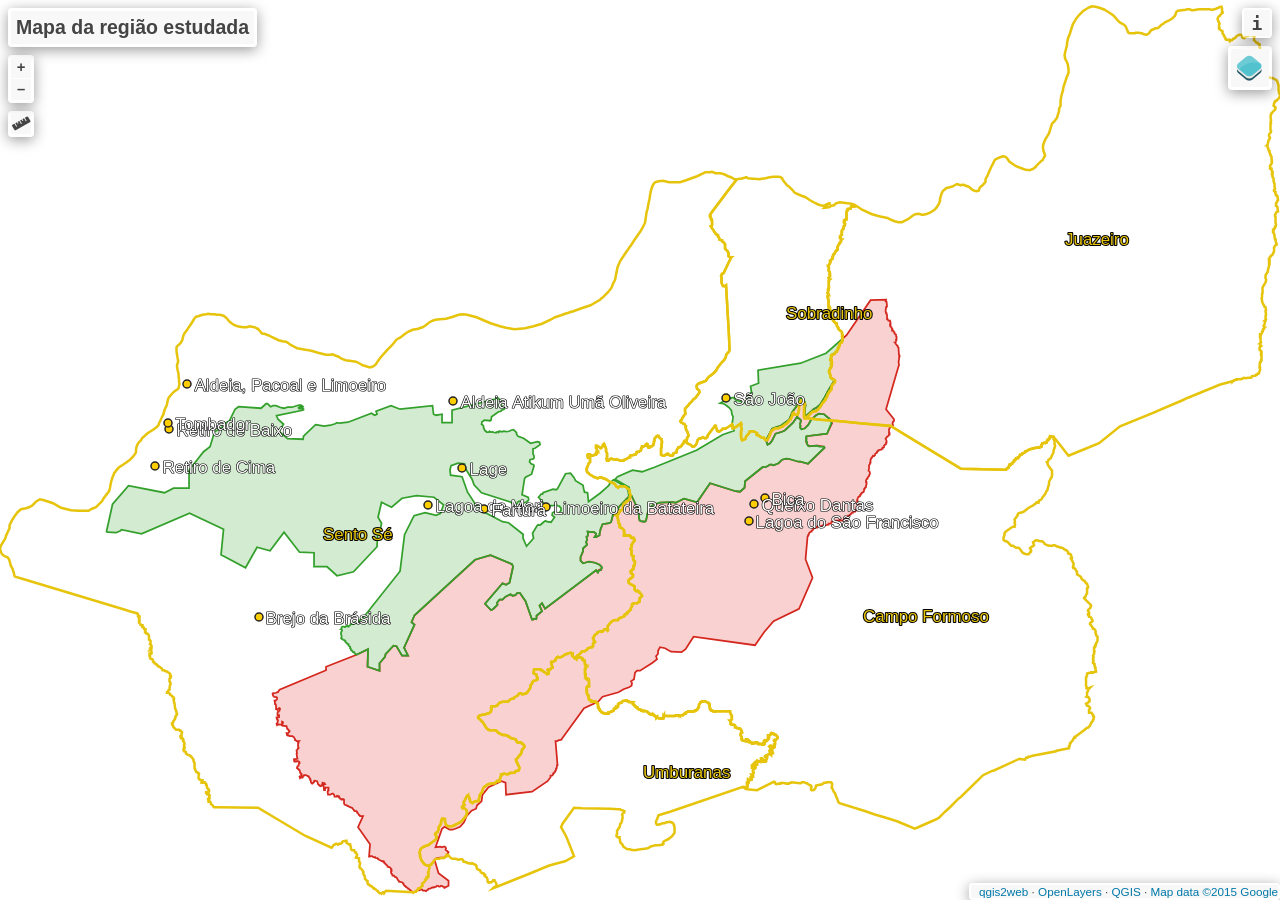
<file: mapas/area-estudo/index.html>
<!doctype html>
<html lang="en">
    <head>
        <meta charset="utf-8">
        <meta http-equiv="X-UA-Compatible" content="IE=edge">
        <meta name="viewport" content="initial-scale=1,user-scalable=no,maximum-scale=1,width=device-width">
        <meta name="mobile-web-app-capable" content="yes">
        <meta name="apple-mobile-web-app-capable" content="yes">
        <link rel="stylesheet" href="./resources/ol.css">
        <link rel="stylesheet" href="resources/fontawesome-all.min.css">
        <link href="resources/photon-geocoder-autocomplete.min.css" rel="stylesheet">
        <link rel="stylesheet" href="./resources/ol-layerswitcher.css">
        <link rel="stylesheet" href="./resources/qgis2web.css">
        <style>
        html, body {
            background-color: #ffffff;
        }
        .ol-control > * {
            background-color: #f8f8f8!important;
            color: #444444!important;
            border-radius: 0px;
        }
        .ol-attribution a, .gcd-gl-input::placeholder, .search-layer-input-search::placeholder {
            color: #444444!important;
        }
        .search-layer-input-search {
            background-color: #f8f8f8!important;
        }
        .ol-control > *:focus, .ol-control >*:hover {
            background-color: rgba(248, 248, 248, 0.7)!important;
        } 
        .ol-control {
            background-color: rgba(255,255,255,.4) !important;
            padding: 2px !important;
        } 
        </style>

        <style>
        html, body, #map {
            width: 100%;
            height: 100%;
            padding: 0;
            margin: 0;
        }
        </style>
        <title>Mapa da região estudada</title>
    
        <!-- Favicon -->
        <link rel="icon" type="image/png" sizes="32x32" href="../../assets/images/logo_inpe.png">
        <link rel="icon" type="image/png" sizes="16x16" href="../../assets/images/logo_inpe.png">
        <link rel="apple-touch-icon" href="../../assets/images/logo_inpe.png">
    </head>
    <body>
        <div id="map">
            <div id="popup" class="ol-popup">
                <a href="#" id="popup-closer" class="ol-popup-closer"></a>
                <div id="popup-content"></div>
            </div>
        </div>
        <script src="resources/qgis2web_expressions.js"></script>
        <script src="./resources/functions.js"></script>
        <script src="./resources/ol.js"></script>
        <script src="./resources/ol-layerswitcher.js"></script>
        <script src="resources/photon-geocoder-autocomplete.min.js"></script>
        <script src="layers/UnidadesdeConservao_1.js"></script><script src="layers/MunicpiosprximossUCs_2.js"></script><script src="layers/Comunidades_3.js"></script>
        <script src="styles/UnidadesdeConservao_1_style.js"></script><script src="styles/MunicpiosprximossUCs_2_style.js"></script><script src="styles/Comunidades_3_style.js"></script>
        <script src="./layers/layers.js" type="text/javascript"></script> 
        <script src="./resources/Autolinker.min.js"></script>
        <script src="./resources/qgis2web.js"></script>        
    </body>
</html>
</file>
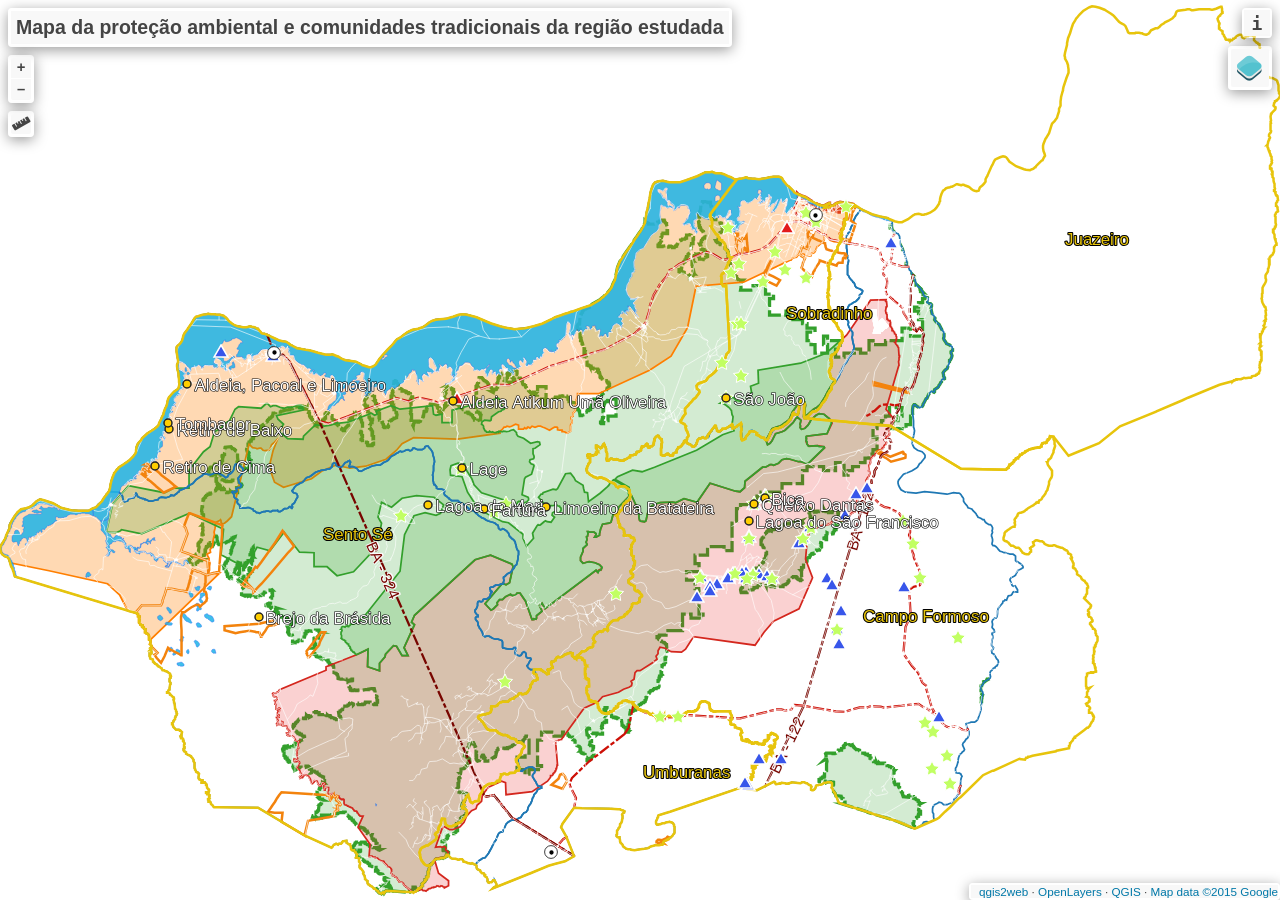
<file: mapas/comunidades-protecao/index.html>
<!doctype html>
<html lang="en">
    <head>
        <meta charset="utf-8">
        <meta http-equiv="X-UA-Compatible" content="IE=edge">
        <meta name="viewport" content="initial-scale=1,user-scalable=no,maximum-scale=1,width=device-width">
        <meta name="mobile-web-app-capable" content="yes">
        <meta name="apple-mobile-web-app-capable" content="yes">
        <link rel="stylesheet" href="./resources/ol.css">
        <link rel="stylesheet" href="resources/fontawesome-all.min.css">
        <link href="resources/photon-geocoder-autocomplete.min.css" rel="stylesheet">
        <link rel="stylesheet" href="./resources/ol-layerswitcher.css">
        <link rel="stylesheet" href="./resources/qgis2web.css">
        <style>
        html, body {
            background-color: #ffffff;
        }
        .ol-control > * {
            background-color: #f8f8f8!important;
            color: #444444!important;
            border-radius: 0px;
        }
        .ol-attribution a, .gcd-gl-input::placeholder, .search-layer-input-search::placeholder {
            color: #444444!important;
        }
        .search-layer-input-search {
            background-color: #f8f8f8!important;
        }
        .ol-control > *:focus, .ol-control >*:hover {
            background-color: rgba(248, 248, 248, 0.7)!important;
        } 
        .ol-control {
            background-color: rgba(255,255,255,.4) !important;
            padding: 2px !important;
        } 
        </style>

        <style>
        html, body, #map {
            width: 100%;
            height: 100%;
            padding: 0;
            margin: 0;
        }
        </style>
        <title>Mapa da proteção ambiental e comunidades tradicionais da região estudada</title>
    
        <!-- Favicon -->
        <link rel="icon" type="image/png" sizes="32x32" href="../../assets/images/logo_inpe.png">
        <link rel="icon" type="image/png" sizes="16x16" href="../../assets/images/logo_inpe.png">
        <link rel="apple-touch-icon" href="../../assets/images/logo_inpe.png">
    </head>
    <body>
        <div id="map">
            <div id="popup" class="ol-popup">
                <a href="#" id="popup-closer" class="ol-popup-closer"></a>
                <div id="popup-content"></div>
            </div>
        </div>
        <script src="resources/qgis2web_expressions.js"></script>
        <script src="./resources/functions.js"></script>
        <script src="./resources/ol.js"></script>
        <script src="./resources/ol-layerswitcher.js"></script>
        <script src="resources/photon-geocoder-autocomplete.min.js"></script>
        <script src="layers/reasprioritriasparaconservao_1.js"></script><script src="layers/UnidadesdeConservaonaregio_2.js"></script><script src="layers/Limitesdebaciashidrogrficas_3.js"></script><script src="layers/Corposdgua_4.js"></script><script src="layers/Assentamentos_5.js"></script><script src="layers/RodoviaEstadual_6.js"></script><script src="layers/RodoviaFederal_7.js"></script><script src="layers/Estradasecaminhos_8.js"></script><script src="layers/MunicpiosprximossUCs_9.js"></script><script src="layers/Localidades_10.js"></script><script src="layers/AssociaesFundoeFechodePastolocalizaoaproximada_11.js"></script><script src="layers/Cidades_12.js"></script><script src="layers/Comunidades_13.js"></script>
        <script src="styles/reasprioritriasparaconservao_1_style.js"></script><script src="styles/UnidadesdeConservaonaregio_2_style.js"></script><script src="styles/Limitesdebaciashidrogrficas_3_style.js"></script><script src="styles/Corposdgua_4_style.js"></script><script src="styles/Assentamentos_5_style.js"></script><script src="styles/RodoviaEstadual_6_style.js"></script><script src="styles/RodoviaFederal_7_style.js"></script><script src="styles/Estradasecaminhos_8_style.js"></script><script src="styles/MunicpiosprximossUCs_9_style.js"></script><script src="styles/Localidades_10_style.js"></script><script src="styles/AssociaesFundoeFechodePastolocalizaoaproximada_11_style.js"></script><script src="styles/Cidades_12_style.js"></script><script src="styles/Comunidades_13_style.js"></script>
        <script src="./layers/layers.js" type="text/javascript"></script> 
        <script src="./resources/Autolinker.min.js"></script>
        <script src="./resources/qgis2web.js"></script>        
    </body>
</html>
</file>
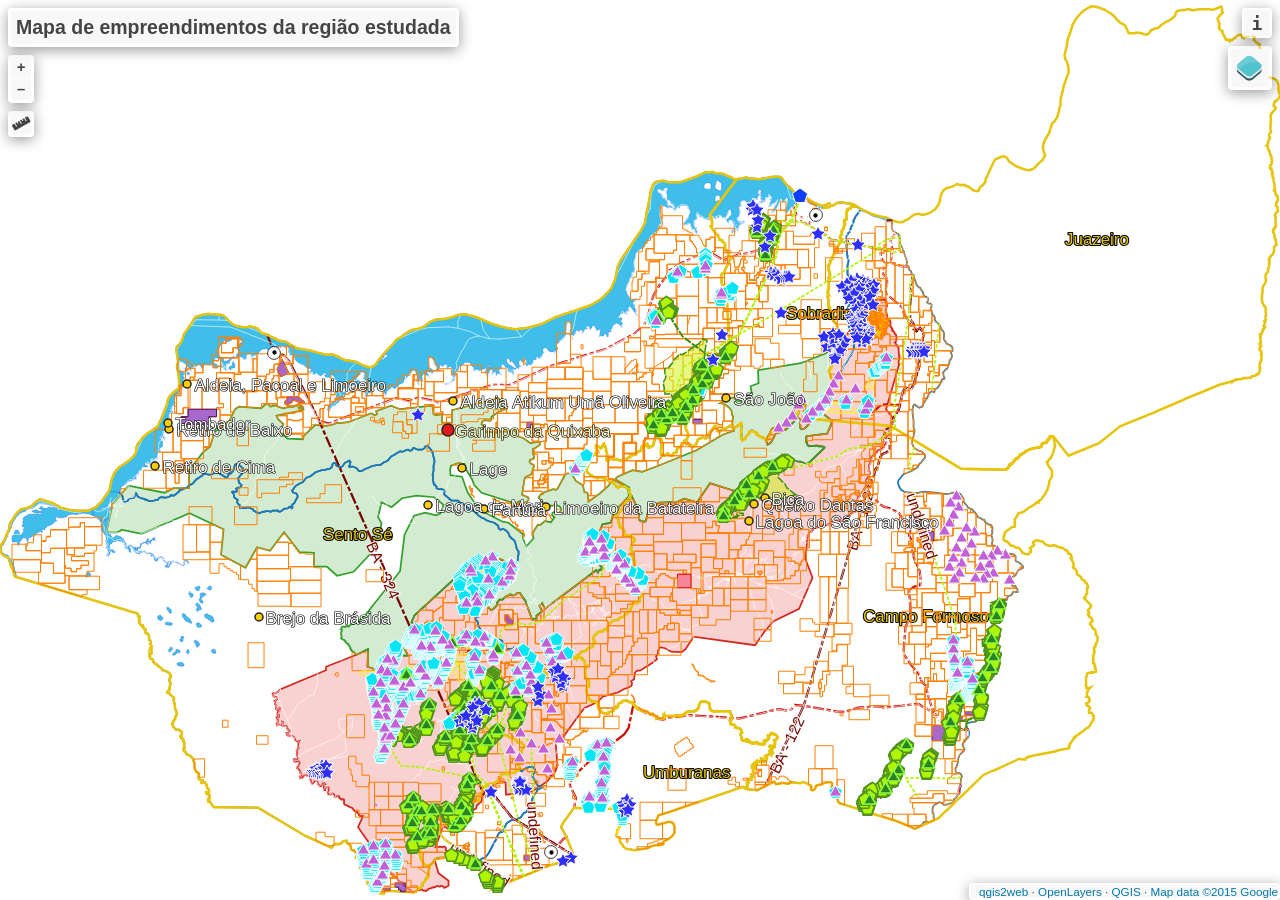
<file: mapas/empreendimentos/index.html>
<!doctype html>
<html lang="en">
    <head>
        <meta charset="utf-8">
        <meta http-equiv="X-UA-Compatible" content="IE=edge">
        <meta name="viewport" content="initial-scale=1,user-scalable=no,maximum-scale=1,width=device-width">
        <meta name="mobile-web-app-capable" content="yes">
        <meta name="apple-mobile-web-app-capable" content="yes">
        <link rel="stylesheet" href="./resources/ol.css">
        <link rel="stylesheet" href="resources/fontawesome-all.min.css">
        <link href="resources/photon-geocoder-autocomplete.min.css" rel="stylesheet">
        <link rel="stylesheet" href="./resources/ol-layerswitcher.css">
        <link rel="stylesheet" href="./resources/qgis2web.css">
        <style>
        html, body {
            background-color: #ffffff;
        }
        .ol-control > * {
            background-color: #f8f8f8!important;
            color: #444444!important;
            border-radius: 0px;
        }
        .ol-attribution a, .gcd-gl-input::placeholder, .search-layer-input-search::placeholder {
            color: #444444!important;
        }
        .search-layer-input-search {
            background-color: #f8f8f8!important;
        }
        .ol-control > *:focus, .ol-control >*:hover {
            background-color: rgba(248, 248, 248, 0.7)!important;
        } 
        .ol-control {
            background-color: rgba(255,255,255,.4) !important;
            padding: 2px !important;
        } 
        </style>

        <style>
        html, body, #map {
            width: 100%;
            height: 100%;
            padding: 0;
            margin: 0;
        }
        </style>
        <title>Mapa de empreendimentos da região estudada</title>
    
        <!-- Favicon -->
        <link rel="icon" type="image/png" sizes="32x32" href="../../assets/images/logo_inpe.png">
        <link rel="icon" type="image/png" sizes="16x16" href="../../assets/images/logo_inpe.png">
        <link rel="apple-touch-icon" href="../../assets/images/logo_inpe.png">
    </head>
    <body>
        <div id="map">
            <div id="popup" class="ol-popup">
                <a href="#" id="popup-closer" class="ol-popup-closer"></a>
                <div id="popup-content"></div>
            </div>
        </div>
        <script src="resources/qgis2web_expressions.js"></script>
        <script src="./resources/functions.js"></script>
        <script src="./resources/ol.js"></script>
        <script src="./resources/ol-layerswitcher.js"></script>
        <script src="resources/photon-geocoder-autocomplete.min.js"></script>
        <script src="layers/UnidadesdeConservaonaregio_1.js"></script><script src="layers/Limitesdebaciashidrogrficas_2.js"></script><script src="layers/Corposdgua_3.js"></script><script src="layers/RodoviaEstadual_4.js"></script><script src="layers/RodoviaFederal_5.js"></script><script src="layers/Estradasecaminhos_6.js"></script><script src="layers/MunicpiosprximossUCs_7.js"></script><script src="layers/Processosminerrios_8.js"></script><script src="layers/GarimpodaQuixaba_9.js"></script><script src="layers/Linhasdetransmisso_10.js"></script><script src="layers/ParquesElicos_11.js"></script><script src="layers/Aerogeradores_12.js"></script><script src="layers/CentraisGeradorasElicas_13.js"></script><script src="layers/CentraisGeradorasSolaresFotovolticas_14.js"></script><script src="layers/UsinaHidreltrica_15.js"></script><script src="layers/Cidades_16.js"></script><script src="layers/Comunidades_17.js"></script>
        <script src="styles/UnidadesdeConservaonaregio_1_style.js"></script><script src="styles/Limitesdebaciashidrogrficas_2_style.js"></script><script src="styles/Corposdgua_3_style.js"></script><script src="styles/RodoviaEstadual_4_style.js"></script><script src="styles/RodoviaFederal_5_style.js"></script><script src="styles/Estradasecaminhos_6_style.js"></script><script src="styles/MunicpiosprximossUCs_7_style.js"></script><script src="styles/Processosminerrios_8_style.js"></script><script src="styles/GarimpodaQuixaba_9_style.js"></script><script src="styles/Linhasdetransmisso_10_style.js"></script><script src="styles/ParquesElicos_11_style.js"></script><script src="styles/Aerogeradores_12_style.js"></script><script src="styles/CentraisGeradorasElicas_13_style.js"></script><script src="styles/CentraisGeradorasSolaresFotovolticas_14_style.js"></script><script src="styles/UsinaHidreltrica_15_style.js"></script><script src="styles/Cidades_16_style.js"></script><script src="styles/Comunidades_17_style.js"></script>
        <script src="./layers/layers.js" type="text/javascript"></script> 
        <script src="./resources/Autolinker.min.js"></script>
        <script src="./resources/qgis2web.js"></script>        
    </body>
</html>
</file>
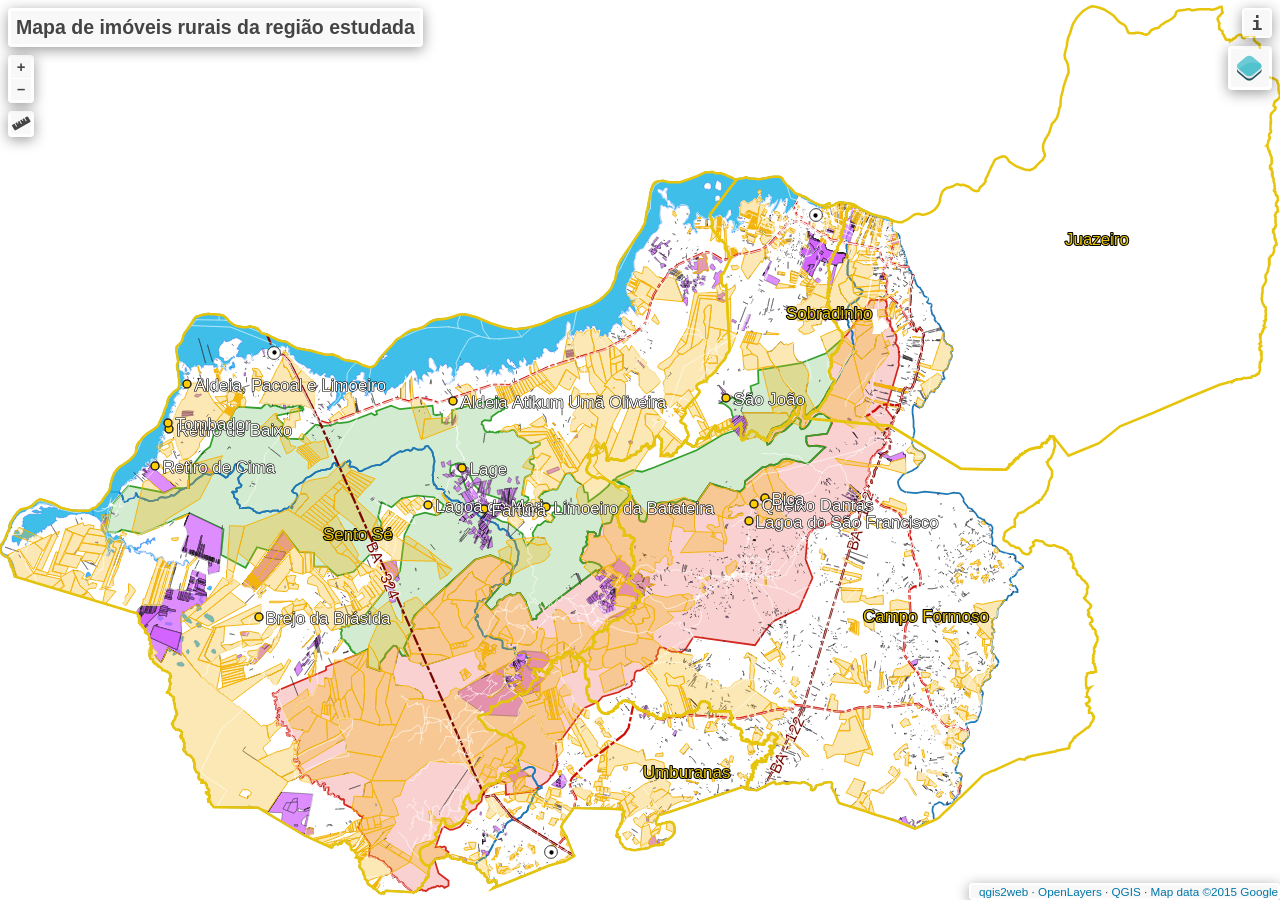
<file: mapas/imoveis/index.html>
<!doctype html>
<html lang="en">
    <head>
        <meta charset="utf-8">
        <meta http-equiv="X-UA-Compatible" content="IE=edge">
        <meta name="viewport" content="initial-scale=1,user-scalable=no,maximum-scale=1,width=device-width">
        <meta name="mobile-web-app-capable" content="yes">
        <meta name="apple-mobile-web-app-capable" content="yes">
        <link rel="stylesheet" href="./resources/ol.css">
        <link rel="stylesheet" href="resources/fontawesome-all.min.css">
        <link href="resources/photon-geocoder-autocomplete.min.css" rel="stylesheet">
        <link rel="stylesheet" href="./resources/ol-layerswitcher.css">
        <link rel="stylesheet" href="./resources/qgis2web.css">
        <style>
        html, body {
            background-color: #ffffff;
        }
        .ol-control > * {
            background-color: #f8f8f8!important;
            color: #444444!important;
            border-radius: 0px;
        }
        .ol-attribution a, .gcd-gl-input::placeholder, .search-layer-input-search::placeholder {
            color: #444444!important;
        }
        .search-layer-input-search {
            background-color: #f8f8f8!important;
        }
        .ol-control > *:focus, .ol-control >*:hover {
            background-color: rgba(248, 248, 248, 0.7)!important;
        } 
        .ol-control {
            background-color: rgba(255,255,255,.4) !important;
            padding: 2px !important;
        } 
        </style>

        <style>
        html, body, #map {
            width: 100%;
            height: 100%;
            padding: 0;
            margin: 0;
        }
        </style>
        <title>Mapa de imóveis rurais da região estudada</title>
    
        <!-- Favicon -->
        <link rel="icon" type="image/png" sizes="32x32" href="../../assets/images/logo_inpe.png">
        <link rel="icon" type="image/png" sizes="16x16" href="../../assets/images/logo_inpe.png">
        <link rel="apple-touch-icon" href="../../assets/images/logo_inpe.png">
    </head>
    <body>
        <div id="map">
            <div id="popup" class="ol-popup">
                <a href="#" id="popup-closer" class="ol-popup-closer"></a>
                <div id="popup-content"></div>
            </div>
        </div>
        <script src="resources/qgis2web_expressions.js"></script>
        <script src="./resources/functions.js"></script>
        <script src="./resources/ol.js"></script>
        <script src="./resources/ol-layerswitcher.js"></script>
        <script src="resources/photon-geocoder-autocomplete.min.js"></script>
        <script src="layers/UnidadesdeConservaonaregio_2.js"></script><script src="layers/Limitesdebaciashidrogrficas_3.js"></script><script src="layers/Corposdgua_4.js"></script><script src="layers/reascomsobreposiesdoCAR092025_5.js"></script><script src="layers/ImveisruraisdoSIGEF032026_6.js"></script><script src="layers/RodoviaEstadual_7.js"></script><script src="layers/RodoviaFederal_8.js"></script><script src="layers/Estradasecaminhos_9.js"></script><script src="layers/MunicpiosprximossUCs_10.js"></script><script src="layers/Cidades_11.js"></script><script src="layers/Comunidades_12.js"></script>
        <script src="styles/UnidadesdeConservaonaregio_2_style.js"></script><script src="styles/Limitesdebaciashidrogrficas_3_style.js"></script><script src="styles/Corposdgua_4_style.js"></script><script src="styles/reascomsobreposiesdoCAR092025_5_style.js"></script><script src="styles/ImveisruraisdoSIGEF032026_6_style.js"></script><script src="styles/RodoviaEstadual_7_style.js"></script><script src="styles/RodoviaFederal_8_style.js"></script><script src="styles/Estradasecaminhos_9_style.js"></script><script src="styles/MunicpiosprximossUCs_10_style.js"></script><script src="styles/Cidades_11_style.js"></script><script src="styles/Comunidades_12_style.js"></script>
        <script src="./layers/layers.js" type="text/javascript"></script> 
        <script src="./resources/Autolinker.min.js"></script>
        <script src="./resources/qgis2web.js"></script>        
    </body>
</html>
</file>
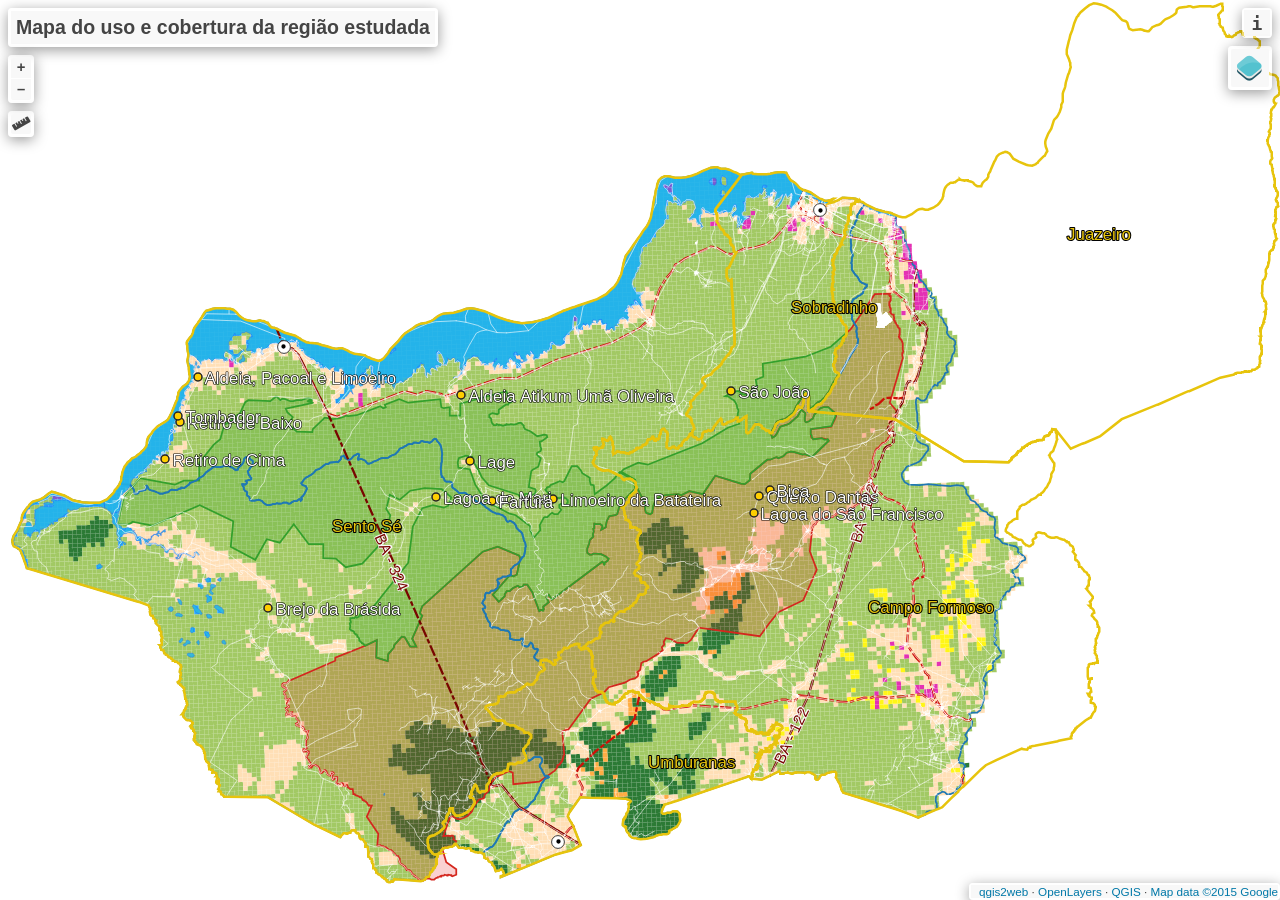
<file: mapas/uso/index.html>
<!doctype html>
<html lang="en">
    <head>
        <meta charset="utf-8">
        <meta http-equiv="X-UA-Compatible" content="IE=edge">
        <meta name="viewport" content="initial-scale=1,user-scalable=no,maximum-scale=1,width=device-width">
        <meta name="mobile-web-app-capable" content="yes">
        <meta name="apple-mobile-web-app-capable" content="yes">
        <link rel="stylesheet" href="./resources/ol.css">
        <link rel="stylesheet" href="resources/fontawesome-all.min.css">
        <link href="resources/photon-geocoder-autocomplete.min.css" rel="stylesheet">
        <link rel="stylesheet" href="./resources/ol-layerswitcher.css">
        <link rel="stylesheet" href="./resources/qgis2web.css">
        <style>
        html, body {
            background-color: #ffffff;
        }
        .ol-control > * {
            background-color: #f8f8f8!important;
            color: #444444!important;
            border-radius: 0px;
        }
        .ol-attribution a, .gcd-gl-input::placeholder, .search-layer-input-search::placeholder {
            color: #444444!important;
        }
        .search-layer-input-search {
            background-color: #f8f8f8!important;
        }
        .ol-control > *:focus, .ol-control >*:hover {
            background-color: rgba(248, 248, 248, 0.7)!important;
        } 
        .ol-control {
            background-color: rgba(255,255,255,.4) !important;
            padding: 2px !important;
        } 
        </style>

        <style>
        html, body, #map {
            width: 100%;
            height: 100%;
            padding: 0;
            margin: 0;
        }
        </style>
        <title>Mapa do uso e cobertura da região estudada</title>
    
        <!-- Favicon -->
        <link rel="icon" type="image/png" sizes="32x32" href="../../assets/images/logo_inpe.png">
        <link rel="icon" type="image/png" sizes="16x16" href="../../assets/images/logo_inpe.png">
        <link rel="apple-touch-icon" href="../../assets/images/logo_inpe.png">
    </head>
    <body>
        <div id="map">
            <div id="popup" class="ol-popup">
                <a href="#" id="popup-closer" class="ol-popup-closer"></a>
                <div id="popup-content"></div>
            </div>
        </div>
        <script src="resources/qgis2web_expressions.js"></script>
        <script src="./resources/functions.js"></script>
        <script src="./resources/ol.js"></script>
        <script src="./resources/ol-layerswitcher.js"></script>
        <script src="resources/photon-geocoder-autocomplete.min.js"></script>
        <script src="layers/Nmerodefocosdequeimadas_2.js"></script><script src="layers/Potencialidadeaodesenvolvimentoagrcola_3.js"></script><script src="layers/Qualidadedapastagem_4.js"></script><script src="layers/Desmatamento2004a2024_5.js"></script><script src="layers/Trajetriasdedegradao_6.js"></script><script src="layers/Usoecoberturadaterra_7.js"></script><script src="layers/UnidadesdeConservaonaregio_8.js"></script><script src="layers/Limitesdebaciashidrogrficas_9.js"></script><script src="layers/Corposdgua_10.js"></script><script src="layers/RodoviaEstadual_11.js"></script><script src="layers/RodoviaFederal_12.js"></script><script src="layers/Estradasecaminhos_13.js"></script><script src="layers/MunicpiosprximossUCs_14.js"></script><script src="layers/Cidades_15.js"></script><script src="layers/Comunidades_16.js"></script>
        <script src="styles/Nmerodefocosdequeimadas_2_style.js"></script><script src="styles/Potencialidadeaodesenvolvimentoagrcola_3_style.js"></script><script src="styles/Qualidadedapastagem_4_style.js"></script><script src="styles/Desmatamento2004a2024_5_style.js"></script><script src="styles/Trajetriasdedegradao_6_style.js"></script><script src="styles/Usoecoberturadaterra_7_style.js"></script><script src="styles/UnidadesdeConservaonaregio_8_style.js"></script><script src="styles/Limitesdebaciashidrogrficas_9_style.js"></script><script src="styles/Corposdgua_10_style.js"></script><script src="styles/RodoviaEstadual_11_style.js"></script><script src="styles/RodoviaFederal_12_style.js"></script><script src="styles/Estradasecaminhos_13_style.js"></script><script src="styles/MunicpiosprximossUCs_14_style.js"></script><script src="styles/Cidades_15_style.js"></script><script src="styles/Comunidades_16_style.js"></script>
        <script src="./layers/layers.js" type="text/javascript"></script> 
        <script src="./resources/Autolinker.min.js"></script>
        <script src="./resources/qgis2web.js"></script>        
    </body>
</html>
</file>
<file: assets/css/style.css>
/* =========================================================
   Atlas do Boqueirão da Onça — INPE
   Design System & Responsive Styles
   ========================================================= */

@import url('https://fonts.googleapis.com/css2?family=Sora:wght@400;600;700;800&family=Inter:wght@400;500;600&display=swap');

/* --- Custom Properties --- */
:root {
  --c-forest:      #1a3a2a;
  --c-forest-deep: #0d2118;
  --c-green:       #2d6a4f;
  --c-green-light: #40916c;
  --c-amber:       #c9961b;
  --c-amber-light: #e9b230;
  --c-bg:          #f7f4ee;
  --c-bg-alt:      #eee9e0;
  --c-white:       #ffffff;
  --c-text:        #1c2b22;
  --c-text-muted:  #5a6b60;
  --c-border:      #d4cfc6;

  --font-title: 'Sora', sans-serif;
  --font-body:  'Inter', sans-serif;

  --radius-sm: 6px;
  --radius-md: 12px;
  --radius-lg: 20px;

  --shadow-sm: 0 2px 8px rgba(0,0,0,.08);
  --shadow-md: 0 6px 24px rgba(0,0,0,.12);
  --shadow-lg: 0 16px 48px rgba(0,0,0,.18);

  --transition: .25s ease;
  --nav-h: 68px;
}

/* --- Reset & Base --- */
*, *::before, *::after { box-sizing: border-box; margin: 0; padding: 0; }

html { scroll-behavior: smooth; font-size: 16px; }

body {
  font-family: var(--font-body);
  color: var(--c-text);
  background: var(--c-bg);
  line-height: 1.65;
  -webkit-font-smoothing: antialiased;
}

img { max-width: 100%; display: block; }
a  { color: inherit; text-decoration: none; }
ul { list-style: none; }
button { cursor: pointer; font-family: inherit; border: none; background: none; }

/* --- Utility --- */
.container {
  width: min(1200px, 100% - 2.5rem);
  margin-inline: auto;
}

.section {
  padding: 5rem 0;
}

.section--alt { background: var(--c-bg-alt); }

.section-label {
  display: inline-flex;
  align-items: center;
  gap: .5rem;
  font-family: var(--font-title);
  font-size: .75rem;
  font-weight: 700;
  letter-spacing: .12em;
  text-transform: uppercase;
  color: var(--c-amber);
  margin-bottom: 1rem;
}

.section-label::before {
  content: '';
  display: block;
  width: 28px;
  height: 2px;
  background: var(--c-amber);
  border-radius: 2px;
}

.section-title {
  font-family: var(--font-title);
  font-size: clamp(1.75rem, 3vw, 2.5rem);
  font-weight: 700;
  color: var(--c-forest);
  line-height: 1.2;
  margin-bottom: .75rem;
}

.section-subtitle {
  font-size: 1.0625rem;
  color: var(--c-text-muted);
  max-width: 56ch;
  margin-bottom: 3rem;
}

/* =========================================================
   NAVIGATION
   ========================================================= */
.nav {
  position: fixed;
  top: 0; left: 0; right: 0;
  z-index: 1000;
  height: var(--nav-h);
  display: flex;
  align-items: center;
  transition: background var(--transition), box-shadow var(--transition);
}

.nav.scrolled {
  background: rgba(13, 33, 24, .97);
  backdrop-filter: blur(12px);
  box-shadow: 0 2px 20px rgba(0,0,0,.3);
}

.nav__inner {
  display: flex;
  align-items: center;
  justify-content: space-between;
  width: 100%;
}

.nav__brand {
  display: flex;
  flex-direction: column;
}

.nav__brand-name {
  font-family: var(--font-title);
  font-size: 1rem;
  font-weight: 700;
  color: var(--c-white);
  line-height: 1.2;
}

.nav__brand-sub {
  font-size: .6875rem;
  color: rgba(255,255,255,.6);
  letter-spacing: .04em;
}

.nav__links {
  display: flex;
  align-items: center;
  gap: 2rem;
}

.nav__link {
  font-size: .875rem;
  font-weight: 500;
  color: rgba(255,255,255,.8);
  transition: color var(--transition);
  position: relative;
  padding: .25rem 0;
}

.nav__link::after {
  content: '';
  position: absolute;
  bottom: -2px;
  left: 0; right: 100%;
  height: 2px;
  background: var(--c-amber);
  transition: right var(--transition);
  border-radius: 2px;
}

.nav__link:hover {
  color: var(--c-white);
}

.nav__link:hover::after {
  right: 0;
}

/* Hamburger */
.nav__lang {
  display: inline-flex;
  align-items: center;
  gap: .4rem;
  padding: .3rem .75rem;
  border: 1px solid rgba(255,255,255,.35);
  border-radius: 999px;
  font-size: .8rem;
  font-weight: 600;
  letter-spacing: .04em;
  color: var(--c-white);
  transition: background var(--transition), border-color var(--transition), color var(--transition);
}

.nav__lang:hover,
.nav__lang:focus-visible {
  background: var(--c-amber);
  border-color: var(--c-amber);
  color: #1a1a1a;
}

.nav__hamburger {
  display: none;
  flex-direction: column;
  gap: 5px;
  padding: .5rem;
}

.nav__hamburger span {
  display: block;
  width: 24px;
  height: 2px;
  background: var(--c-white);
  border-radius: 2px;
  transition: var(--transition);
}

.nav__hamburger.open span:nth-child(1) { transform: rotate(45deg) translate(5px, 5px); }
.nav__hamburger.open span:nth-child(2) { opacity: 0; }
.nav__hamburger.open span:nth-child(3) { transform: rotate(-45deg) translate(5px, -5px); }

/* Mobile menu */
.nav__mobile {
  display: none;
  position: fixed;
  top: var(--nav-h);
  left: 0; right: 0;
  background: rgba(13, 33, 24, .98);
  backdrop-filter: blur(16px);
  padding: 1.5rem;
  flex-direction: column;
  gap: 0;
  z-index: 999;
  border-top: 1px solid rgba(255,255,255,.08);
}

.nav__mobile.open { display: flex; }

.nav__mobile a {
  padding: 1rem 0;
  color: rgba(255,255,255,.85);
  font-size: 1.0625rem;
  font-weight: 500;
  border-bottom: 1px solid rgba(255,255,255,.07);
  transition: color var(--transition), padding-left var(--transition);
}

.nav__mobile a:hover { color: var(--c-amber); padding-left: .5rem; }

/* =========================================================
   HERO
   ========================================================= */
.hero {
  position: relative;
  min-height: 100svh;
  display: flex;
  align-items: center;
  overflow: hidden;
  background-color: var(--c-forest-deep);
}

.hero__bg {
  position: absolute;
  inset: 0;
  background:
    radial-gradient(ellipse 70% 60% at 15% 60%, rgba(201,150,27,.12) 0%, transparent 60%),
    radial-gradient(ellipse 50% 50% at 85% 20%, rgba(64,145,108,.18) 0%, transparent 55%),
    linear-gradient(145deg, #0d2118 0%, #1a3a2a 45%, #152e1f 100%);
  z-index: 0;
}

/* Decorative geometric shapes */
.hero__bg::before {
  content: '';
  position: absolute;
  width: 500px;
  height: 500px;
  border: 1px solid rgba(201,150,27,.12);
  border-radius: 50%;
  top: -100px;
  right: -150px;
}

.hero__bg::after {
  content: '';
  position: absolute;
  width: 300px;
  height: 300px;
  border: 1px solid rgba(64,145,108,.15);
  border-radius: 50%;
  bottom: 80px;
  left: -80px;
}

.hero__dots {
  position: absolute;
  inset: 0;
  background-image: radial-gradient(rgba(255,255,255,.04) 1px, transparent 1px);
  background-size: 32px 32px;
  z-index: 1;
}

.hero__content {
  position: relative;
  z-index: 2;
  padding: calc(var(--nav-h) + 3rem) 0 6rem;
}

.hero__badges {
  display: flex;
  flex-wrap: wrap;
  gap: .5rem;
  margin-bottom: 2rem;
}

.hero__badge {
  display: inline-flex;
  align-items: center;
  gap: .375rem;
  padding: .35rem .875rem;
  border-radius: 100px;
  font-size: .75rem;
  font-weight: 600;
  letter-spacing: .04em;
  text-transform: uppercase;
  border: 1px solid rgba(255,255,255,.15);
  color: rgba(255,255,255,.75);
  background: rgba(255,255,255,.06);
  backdrop-filter: blur(8px);
}

.hero__badge--amber {
  border-color: rgba(201,150,27,.4);
  color: var(--c-amber-light);
  background: rgba(201,150,27,.1);
}

.hero__kicker {
  font-family: var(--font-title);
  font-size: .875rem;
  font-weight: 600;
  letter-spacing: .1em;
  text-transform: uppercase;
  color: var(--c-amber);
  margin-bottom: 1rem;
}

.hero__title {
  font-family: var(--font-title);
  font-size: clamp(2.25rem, 5.5vw, 4.25rem);
  font-weight: 800;
  color: var(--c-white);
  line-height: 1.1;
  margin-bottom: 1.25rem;
  letter-spacing: -.02em;
}

.hero__title span {
  color: var(--c-amber-light);
}

.hero__text {
  font-size: clamp(.9375rem, 1.5vw, 1.125rem);
  color: rgba(255,255,255,.72);
  max-width: 54ch;
  line-height: 1.7;
  margin-bottom: 2.5rem;
}

.hero__ctas {
  display: flex;
  flex-wrap: wrap;
  gap: 1rem;
}

.btn {
  display: inline-flex;
  align-items: center;
  gap: .5rem;
  padding: .875rem 1.875rem;
  border-radius: var(--radius-md);
  font-family: var(--font-title);
  font-size: .9375rem;
  font-weight: 600;
  transition: all var(--transition);
  letter-spacing: .01em;
}

.btn--primary {
  background: var(--c-amber);
  color: #1a1a00;
}

.btn--primary:hover {
  background: var(--c-amber-light);
  transform: translateY(-2px);
  box-shadow: 0 8px 24px rgba(201,150,27,.35);
}

.btn--outline {
  background: transparent;
  color: var(--c-white);
  border: 1.5px solid rgba(255,255,255,.35);
}

.btn--outline:hover {
  background: rgba(255,255,255,.1);
  border-color: rgba(255,255,255,.6);
  transform: translateY(-2px);
}

.hero__stats {
  display: flex;
  flex-wrap: wrap;
  gap: 2.5rem;
  margin-top: 3.5rem;
  padding-top: 2.5rem;
  border-top: 1px solid rgba(255,255,255,.1);
}

.hero__stat-num {
  font-family: var(--font-title);
  font-size: 2rem;
  font-weight: 800;
  color: var(--c-amber-light);
  line-height: 1;
}

.hero__stat-label {
  font-size: .8125rem;
  color: rgba(255,255,255,.55);
  margin-top: .25rem;
}

/* Scroll indicator */
.hero__scroll {
  position: absolute;
  bottom: 0.75rem;
  left: 50%;
  transform: translateX(-50%);
  z-index: 2;
  display: flex;
  flex-direction: column;
  align-items: center;
  gap: .05rem;
  color: rgba(255,255,255,.4);
  font-size: .75rem;
  letter-spacing: .08em;
  text-transform: uppercase;
}

@media (max-height: 800px) {
  .hero__scroll {
    display: none;
  }
}

.hero__scroll-line {
  width: 1.5px;
  height: 40px;
  background: linear-gradient(to bottom, rgba(255,255,255,.3), rgba(255,255,255,0));
  animation: scroll-pulse 2s ease-in-out infinite;
}

@keyframes scroll-pulse {
  0%, 100% { opacity: .4; transform: scaleY(1); }
  50%       { opacity: .9; transform: scaleY(.8); }
}

/* =========================================================
   APRESENTAÇÃO
   ========================================================= */
.sobre__grid {
  display: grid;
  grid-template-columns: 1fr 380px;
  gap: 4rem;
  align-items: start;
}

.sobre__text p {
  color: var(--c-text);
  font-size: 1.0625rem;
  line-height: 1.8;
  margin-bottom: 1.25rem;
}

.sobre__text p:last-child { margin-bottom: 0; }

.sobre__card {
  background: var(--c-forest);
  color: var(--c-white);
  border-radius: var(--radius-lg);
  padding: 2.25rem;
  position: sticky;
  top: calc(var(--nav-h) + 1.5rem);
}

.sobre__card-title {
  font-family: var(--font-title);
  font-size: 1.125rem;
  font-weight: 700;
  color: var(--c-amber-light);
  margin-bottom: 1rem;
}

.sobre__card-text {
  font-size: .9375rem;
  color: rgba(255,255,255,.78);
  line-height: 1.75;
  margin-bottom: 1.5rem;
}

.sobre__card-link {
  display: inline-flex;
  align-items: center;
  gap: .375rem;
  font-size: .875rem;
  font-weight: 600;
  color: var(--c-amber-light);
  transition: gap var(--transition);
}

.sobre__card-link:hover { gap: .625rem; }

/* =========================================================
   MAPAS
   ========================================================= */
.mapas { background: var(--c-forest-deep); }

.mapas .section-title { color: var(--c-white); }
.mapas .section-subtitle { color: rgba(255,255,255,.6); }

.mapas__link-guia {
  color: var(--c-amber);
  text-decoration: underline;
  font-weight: 700;
  transition: opacity var(--transition);
}

.mapas__link-guia:hover {
  opacity: 0.8;
}

.mapas__grid {
  display: grid;
  grid-template-columns: repeat(auto-fill, minmax(320px, 1fr));
  gap: 1.5rem;
}

.map-card {
  border-radius: var(--radius-lg);
  overflow: hidden;
  position: relative;
  display: flex;
  flex-direction: column;
  transition: transform var(--transition), box-shadow var(--transition);
  border: 1px solid rgba(255,255,255,.06);
}

.map-card:hover {
  transform: translateY(-6px);
  box-shadow: 0 20px 60px rgba(0,0,0,.5);
}

.map-card:hover .map-card__btn {
  background: var(--c-amber-light);
  color: #1a1a00;
}

.map-card__header {
  padding: 2rem 2rem 1.5rem;
  position: relative;
}

.map-card--area-estudo     .map-card__header { background: linear-gradient(135deg, #2c3e50 0%, #4a5568 100%); }
.map-card--comunidades     .map-card__header { background: linear-gradient(135deg, #4a103d 0%, #7a1a5b 100%); }
.map-card--empreendimentos .map-card__header { background: linear-gradient(135deg, #1a2a4a 0%, #2d4a8a 100%); }
.map-card--geologia        .map-card__header { background: linear-gradient(135deg, #3d2010 0%, #7a3c18 100%); }
.map-card--hidrografia     .map-card__header { background: linear-gradient(135deg, #0d2d4a 0%, #1a6090 100%); }
.map-card--imoveis         .map-card__header { background: linear-gradient(135deg, #1a3d1a 0%, #2d6a30 100%); }
.map-card--uso             .map-card__header { background: linear-gradient(135deg, #253d10 0%, #4a6a15 100%); }

.map-card__icon {
  font-size: 2.75rem;
  margin-bottom: 1rem;
  filter: drop-shadow(0 2px 8px rgba(0,0,0,.3));
}

.map-card__theme {
  font-family: var(--font-title);
  font-size: .75rem;
  font-weight: 600;
  letter-spacing: .1em;
  text-transform: uppercase;
  color: rgba(255,255,255,.55);
  margin-bottom: .375rem;
}

.map-card__title {
  font-family: var(--font-title);
  font-size: 1.25rem;
  font-weight: 700;
  color: var(--c-white);
  line-height: 1.25;
}

.map-card__body {
  padding: 1.25rem 2rem 2rem;
  background: rgba(255,255,255,.04);
  flex: 1;
  display: flex;
  flex-direction: column;
  gap: 1.25rem;
  border-top: 1px solid rgba(255,255,255,.06);
}

.map-card__desc {
  font-size: .9375rem;
  color: rgba(255,255,255,.65);
  line-height: 1.65;
  flex: 1;
}

.map-card__btn {
  display: inline-flex;
  align-items: center;
  gap: .5rem;
  padding: .75rem 1.375rem;
  background: rgba(255,255,255,.1);
  color: var(--c-white);
  border-radius: var(--radius-sm);
  font-family: var(--font-title);
  font-size: .875rem;
  font-weight: 600;
  transition: all var(--transition);
  align-self: flex-start;
  border: 1px solid rgba(255,255,255,.12);
}

.map-card__btn svg { transition: transform var(--transition); }
.map-card:hover .map-card__btn svg { transform: translateX(3px); }

/* =========================================================
   DOWNLOAD DE DADOS
   ========================================================= */
.download__metadata-card {
  margin-bottom: 3.5rem;
  padding: 1.5rem;
  background: rgba(201, 150, 27, 0.08); /* Amber tint background */
  border: 1.5px solid rgba(201, 150, 27, 0.25); /* Subtle amber border */
  border-radius: var(--radius-md);
  display: flex;
  align-items: center;
  justify-content: space-between;
  gap: 1.5rem;
  transition: transform var(--transition), box-shadow var(--transition);
}

.download__metadata-card:hover {
  transform: translateY(-2px);
  box-shadow: var(--shadow-sm);
}

.metadata-card__content {
  display: flex;
  align-items: center;
  gap: 1.25rem;
}

.metadata-card__icon {
  font-size: 2.25rem;
  line-height: 1;
}

.metadata-card__info {
  display: flex;
  flex-direction: column;
  gap: 0.25rem;
}

.metadata-card__title {
  margin: 0;
  font-family: var(--font-title);
  font-size: 1.15rem;
  font-weight: 700;
  color: var(--c-forest);
}

.metadata-card__desc {
  margin: 0;
  font-size: 0.9rem;
  color: var(--c-text-muted);
}

.metadata-card__btn {
  height: 48px; /* 48px touch target */
  padding: 0 1.75rem;
  font-size: 0.875rem;
  white-space: nowrap;
}

@media (max-width: 768px) {
  .download__metadata-card {
    flex-direction: column;
    align-items: stretch;
    text-align: center;
    padding: 1.5rem;
    gap: 1.25rem;
  }

  .metadata-card__content {
    flex-direction: column;
    gap: 0.75rem;
  }

  .metadata-card__btn {
    width: 100%;
    justify-content: center;
  }
}

.download__header {
  display: flex;
  flex-wrap: wrap;
  align-items: flex-end;
  justify-content: space-between;
  gap: 1.5rem;
  margin-bottom: 2.5rem;
}

.download__search-wrap {
  position: relative;
  width: min(400px, 100%);
}

.download__search-wrap svg {
  position: absolute;
  left: 1rem;
  top: 50%;
  transform: translateY(-50%);
  color: var(--c-text-muted);
  pointer-events: none;
}

.download__search {
  width: 100%;
  padding: .8125rem 1rem .8125rem 2.75rem;
  border: 1.5px solid var(--c-border);
  border-radius: var(--radius-md);
  font-family: var(--font-body);
  font-size: .9375rem;
  background: var(--c-white);
  color: var(--c-text);
  transition: border-color var(--transition), box-shadow var(--transition);
  outline: none;
}

.download__search:focus {
  border-color: var(--c-green);
  box-shadow: 0 0 0 3px rgba(45,106,79,.15);
}

.download__search::placeholder { color: var(--c-text-muted); }

.download__count {
  font-size: .875rem;
  color: var(--c-text-muted);
  white-space: nowrap;
}

.download__count strong { color: var(--c-forest); }

/* Info box */
.download__info {
  display: flex;
  gap: .875rem;
  align-items: flex-start;
  background: #fff8e8;
  border: 1px solid rgba(201,150,27,.3);
  border-radius: var(--radius-md);
  padding: 1.125rem 1.25rem;
  margin-bottom: 2rem;
  font-size: .875rem;
  color: #6b5200;
  line-height: 1.6;
}

.download__info svg { flex-shrink: 0; margin-top: 1px; color: var(--c-amber); }

/* Table */
.download__table-wrap {
  background: var(--c-white);
  border-radius: var(--radius-lg);
  border: 1px solid var(--c-border);
  overflow: hidden;
  box-shadow: var(--shadow-sm);
}

.download__table {
  width: 100%;
  border-collapse: collapse;
}

.download__table thead th {
  background: var(--c-forest);
  color: rgba(255,255,255,.8);
  font-family: var(--font-title);
  font-size: .75rem;
  font-weight: 600;
  letter-spacing: .06em;
  text-transform: uppercase;
  padding: 1rem 1.25rem;
  text-align: left;
  white-space: nowrap;
}

.download__table thead th:last-child { text-align: right; }

.dataset-row {
  border-bottom: 1px solid var(--c-border);
  transition: background var(--transition);
}

.dataset-row:last-child { border-bottom: none; }
.dataset-row:hover { background: #f0f7f3; }
.dataset-row.hidden { display: none; }

.dataset-row td {
  padding: .9375rem 1.25rem;
  vertical-align: middle;
}

.dataset-row td:last-child { text-align: right; }

.dataset-name {
  font-weight: 600;
  font-size: .9375rem;
  color: var(--c-forest);
}

.dataset-raw {
  font-size: .75rem;
  color: var(--c-text-muted);
  font-family: monospace;
  margin-top: .2rem;
}

.ext-badges {
  display: flex;
  flex-wrap: wrap;
  gap: .375rem;
}

.ext-badge {
  display: inline-flex;
  align-items: center;
  gap: .25rem;
  padding: .2rem .6rem;
  border-radius: 4px;
  font-size: .7rem;
  font-weight: 700;
  font-family: monospace;
  letter-spacing: .03em;
  text-transform: uppercase;
  transition: all var(--transition);
  border: 1px solid transparent;
}

.ext-badge:hover {
  transform: translateY(-1px);
  box-shadow: 0 3px 10px rgba(0,0,0,.15);
}

.ext-shp  { background: #d4edde; color: #155724; border-color: #b7dfc9; }
.ext-dbf  { background: #fde8d8; color: #7a3000; border-color: #f5cdb0; }
.ext-prj,
.ext-qpj  { background: #d0e8f5; color: #0c3a5e; border-color: #aed4ed; }
.ext-shx  { background: #e8d8f5; color: #4a0c6b; border-color: #d0b8e8; }
.ext-cpg  { background: #f0f0d8; color: #4a4a00; border-color: #e0e0a8; }
.ext-qmd  { background: #d8f0ee; color: #0c4a45; border-color: #a8e0dc; }
.ext-xml  { background: #fdd8d8; color: #6b0000; border-color: #f5b0b0; }
.ext-sbn,
.ext-sbx  { background: #e8e8e8; color: #3a3a3a; border-color: #d0d0d0; }
.ext-other { background: #efefef; color: #555;    border-color: #ddd; }

.ext-zip-all { 
  background: var(--c-green); 
  color: var(--c-white); 
  border-color: var(--c-forest);
  padding: .25rem .75rem;
}
.ext-zip-all:hover {
  background: var(--c-forest);
  box-shadow: 0 3px 10px rgba(45,106,79,.25);
}

.dataset-size {
  font-family: var(--font-title);
  font-size: .875rem;
  font-weight: 600;
  color: var(--c-text-muted);
  white-space: nowrap;
}

.no-results {
  text-align: center;
  padding: 4rem 2rem;
  color: var(--c-text-muted);
  display: none;
}

.no-results svg { margin: 0 auto 1rem; opacity: .35; }
.no-results p { font-size: 1.0625rem; }

/* =========================================================
   COMO USAR
   ========================================================= */
.como-usar__grid {
  display: grid;
  grid-template-columns: 1fr 1fr;
  gap: 3rem;
}

.como-usar__block-title {
  font-family: var(--font-title);
  font-size: 1.1875rem;
  font-weight: 700;
  color: var(--c-forest);
  margin-bottom: 1.5rem;
  display: flex;
  align-items: center;
  gap: .625rem;
}

.como-usar__block-icon {
  width: 36px;
  height: 36px;
  border-radius: 8px;
  background: var(--c-green);
  display: flex;
  align-items: center;
  justify-content: center;
  font-size: 1.125rem;
  flex-shrink: 0;
}

.steps {
  display: flex;
  flex-direction: column;
  gap: 1rem;
}

.step {
  display: flex;
  gap: 1rem;
  align-items: flex-start;
}

.step__num {
  width: 28px;
  height: 28px;
  border-radius: 50%;
  background: var(--c-green);
  color: var(--c-white);
  font-family: var(--font-title);
  font-size: .8125rem;
  font-weight: 700;
  display: flex;
  align-items: center;
  justify-content: center;
  flex-shrink: 0;
  margin-top: .125rem;
}

.step__text {
  font-size: .9375rem;
  color: var(--c-text);
  line-height: 1.6;
}

.step__text strong { color: var(--c-forest); }

/* =========================================================
   FOOTER
   ========================================================= */
.footer {
  background: var(--c-forest-deep);
  color: rgba(255,255,255,.7);
  padding: 3.5rem 0 2rem;
}

.footer__grid {
  display: grid;
  grid-template-columns: 2fr 1fr 1fr;
  gap: 3rem;
  margin-bottom: 3rem;
}

.footer__brand-name {
  font-family: var(--font-title);
  font-size: 1.125rem;
  font-weight: 700;
  color: var(--c-white);
  margin-bottom: .5rem;
}

.footer__brand-sub {
  font-size: .875rem;
  color: rgba(255,255,255,.5);
  line-height: 1.6;
  max-width: 38ch;
}

.footer__heading {
  font-family: var(--font-title);
  font-size: .75rem;
  font-weight: 700;
  letter-spacing: .1em;
  text-transform: uppercase;
  color: var(--c-amber);
  margin-bottom: 1rem;
}

.footer__links {
  display: flex;
  flex-direction: column;
  gap: .625rem;
}

.footer__links a {
  font-size: .9rem;
  color: rgba(255,255,255,.6);
  transition: color var(--transition);
}

.footer__links a:hover { color: var(--c-amber-light); }

.footer__partners {
  display: flex;
  flex-wrap: wrap;
  gap: .875rem;
}

.footer__partner-badge {
  padding: .5rem 1rem;
  border: 1px solid rgba(255,255,255,.15);
  border-radius: var(--radius-sm);
  font-family: var(--font-title);
  font-size: .8125rem;
  font-weight: 700;
  color: rgba(255,255,255,.8);
  letter-spacing: .03em;
}

.footer__partner-logo-link {
  display: inline-flex;
  align-items: center;
  opacity: .85;
  transition: opacity .2s;
}
.footer__partner-logo-link:hover { opacity: 1; }

.footer__partner-logo {
  height: 2.5rem;
  width: auto;
  max-width: 8rem;
  object-fit: contain;
  filter: brightness(0) invert(1);
}

.footer__bottom {
  border-top: 1px solid rgba(255,255,255,.08);
  padding-top: 1.75rem;
  display: flex;
  flex-wrap: wrap;
  justify-content: space-between;
  align-items: center;
  gap: 1rem;
  font-size: .8125rem;
  color: rgba(255,255,255,.4);
}

.footer__bottom a {
  color: rgba(255,255,255,.5);
  transition: color var(--transition);
}

.footer__bottom a:hover { color: var(--c-amber-light); }

/* Equipe do Projeto */
.sobre__equipe {
  margin-top: 4rem;
  padding-top: 3rem;
  border-top: 1px solid rgba(255,255,255,.08);
}
.equipe-grid {
  display: grid;
  grid-template-columns: repeat(2, 1fr);
  gap: 2.5rem;
  margin-top: 2rem;
}
.equipe-group h4 {
  font-size: 1.125rem;
  font-weight: 600;
  margin-bottom: 0.75rem;
  color: var(--c-amber-light);
}
.equipe-group ul {
  list-style: none;
  padding: 0;
  margin: 0;
  color: var(--c-text-muted);
  line-height: 1.6;
}
.equipe-group li + li {
  margin-top: 0.25rem;
}

/* =========================================================
   RESPONSIVE
   ========================================================= */
@media (max-width: 1024px) {
  .sobre__grid {
    grid-template-columns: 1fr;
  }

  .equipe-grid {
    grid-template-columns: 1fr;
  }

  .sobre__card { position: static; }

  .footer__grid {
    grid-template-columns: 1fr 1fr;
  }
}

@media (max-width: 768px) {
  :root { --nav-h: 60px; }

  .section { padding: 3.5rem 0; }

  .nav__links { display: none; }

  .nav__lang { margin-left: auto; margin-right: .5rem; }

  .nav__hamburger { display: flex; }

  /* Oculta o indicador de scroll — no mobile o gesto de deslizar é intuitivo */
  .hero__scroll { display: none; }

  .mapas__grid {
    grid-template-columns: 1fr;
  }

  /* Oculta tamanho total (coluna 3) — menos relevante no mobile.
     Coluna 2 (badges de download) deve permanecer visível pois contém os links de download. */
  .download__table thead th:nth-child(3),
  .download__table td:nth-child(3) {
    display: none;
  }

  /* Permite scroll horizontal caso os badges ultrapassem a largura */
  .download__table-wrap {
    overflow-x: auto;
  }

  /* Oculta os badges individuais no mobile e mantém só o ZIP, centralizado */
  .ext-badge:not(.ext-zip-all) {
    display: none;
  }
  .ext-zip-all {
    width: 100%;
    justify-content: center;
  }


  .como-usar__grid {
    grid-template-columns: 1fr;
    gap: 2rem;
  }

  .footer__grid {
    grid-template-columns: 1fr;
    gap: 2rem;
  }

  .footer__bottom {
    flex-direction: column;
    text-align: center;
  }
}

@media (max-width: 480px) {
  .hero__stats {
    display: grid;
    grid-template-columns: 1fr 1fr;
    gap: 2rem 1rem;
    justify-content: center;
    text-align: center;
  }

  /* Botões ocupam toda a largura para facilitar o toque */
  .hero__ctas {
    flex-direction: column;
  }

  .hero__ctas .btn {
    width: 100%;
    justify-content: center;
  }

  .btn { padding: .75rem 1.375rem; font-size: .875rem; }

  /* Tabela: reexibe coluna de tamanho (oculta em 768px) e usa 3 colunas compactas */
  .download__table {
    table-layout: fixed;
  }

  .download__table thead th {
    white-space: normal;
    padding: .75rem .5rem;
  }

  /* Reexibe coluna 3 (tamanho total) que foi ocultada no breakpoint 768px */
  .download__table thead th:nth-child(3),
  .download__table td:nth-child(3) {
    display: table-cell;
  }

  .download__table thead th:first-child,
  .download__table td:first-child {
    width: 40%;
  }

  .download__table thead th:nth-child(2),
  .download__table td:nth-child(2) {
    width: 36%;
  }

  .download__table thead th:nth-child(3),
  .download__table td:nth-child(3) {
    width: 24%;
    text-align: right;
  }

  .dataset-row td { padding: .6rem .5rem; }

  /* Impede que o nome raw (longo) invada a coluna de badges */
  .dataset-raw {
    overflow: hidden;
    text-overflow: ellipsis;
    white-space: nowrap;
    max-width: 100%;
    display: block;
  }

  /* Tamanho em fonte menor para caber na coluna estreita */
  .dataset-size { font-size: .75rem; }
}

/* =========================================================
   UTILITÁRIOS GLOBAIS
   ========================================================= */

/* Acessibilidade: elemento visível apenas para leitores de tela */
.sr-only {
  position: absolute;
  width: 1px;
  height: 1px;
  padding: 0;
  margin: -1px;
  overflow: hidden;
  clip: rect(0, 0, 0, 0);
  white-space: nowrap;
  border: 0;
}

/* Cor âmbar para texto de destaque */
.text-amber { color: var(--c-amber-light); }

/* Fade-in via IntersectionObserver (JS adiciona .visible) */
.fade-in {
  opacity: 0;
  transform: translateY(28px);
  transition: opacity .65s ease, transform .65s ease;
}
.fade-in.visible {
  opacity: 1;
  transform: none;
}
.fade-in:nth-child(2) { transition-delay: .1s; }
.fade-in:nth-child(3) { transition-delay: .2s; }
.fade-in:nth-child(4) { transition-delay: .3s; }
.fade-in:nth-child(5) { transition-delay: .4s; }
.fade-in:nth-child(6) { transition-delay: .5s; }
.fade-in:nth-child(7) { transition-delay: .6s; }
.fade-in:nth-child(8) { transition-delay: .7s; }
.fade-in:nth-child(9) { transition-delay: .8s; }
.fade-in:nth-child(10) { transition-delay: .9s; }

/* Citação na seção Sobre */
.sobre__quote {
  margin-top: 2rem;
  padding: 1.5rem;
  background: var(--c-bg-alt);
  border-radius: var(--radius-md);
  border-left: 4px solid var(--c-green);
}
.sobre__quote-text {
  font-size: .9375rem;
  color: var(--c-text-muted);
  font-style: italic;
  line-height: 1.75;
}
.sobre__quote-author {
  font-size: .8125rem;
  color: var(--c-text-muted);
  margin-top: .75rem;
}

/* Estado vazio na tabela de download */
.download__empty {
  text-align: center;
  padding: 3rem 2rem;
  color: var(--c-text-muted);
}
.download__empty p + p { font-size: .875rem; margin-top: .5rem; }

/* Link do projeto no footer */
.footer__project { margin-top: 1.25rem; }

/* =========================================================
   NAV DROPDOWN & NEW SECTIONS
   ========================================================= */
.nav__dropdown {
  position: relative;
  display: inline-block;
}

.nav__dropdown-toggle {
  display: inline-flex;
  align-items: center;
  gap: .5rem;
}

.nav__dropdown-icon {
  transition: transform var(--transition);
}

.nav__dropdown:hover .nav__dropdown-icon {
  transform: rotate(180deg);
}

.nav__dropdown-menu {
  position: absolute;
  top: 100%;
  left: 50%;
  transform: translateX(-50%) translateY(10px);
  background: rgba(13, 33, 24, .98);
  backdrop-filter: blur(12px);
  border: 1px solid rgba(255, 255, 255, .1);
  border-radius: var(--radius-md);
  padding: .5rem 0;
  min-width: 180px;
  display: none;
  box-shadow: var(--shadow-lg);
  z-index: 1001;
}

.nav__dropdown-menu::before {
  content: '';
  position: absolute;
  top: -15px;
  left: 0;
  right: 0;
  height: 15px;
  background: transparent;
}

.nav__dropdown:hover .nav__dropdown-menu {
  display: block;
}

.nav__dropdown-menu a {
  display: block;
  padding: .6rem 1.25rem;
  font-size: .875rem;
  color: rgba(255, 255, 255, .8);
  font-weight: 500;
  transition: color var(--transition), background var(--transition);
  border-bottom: 1px solid rgba(255, 255, 255, .05);
}

.nav__dropdown-menu a:last-child {
  border-bottom: none;
}

.nav__dropdown-menu a:hover {
  color: var(--c-amber-light);
  background: rgba(255, 255, 255, .05);
}

/* Filme Section */
.filme {
  background: var(--c-forest-deep);
  color: var(--c-white);
}

.filme .section-title {
  color: var(--c-white);
}

.filme__video-container {
  max-width: 900px;
  margin: 0 auto;
  border-radius: var(--radius-lg);
  overflow: hidden;
  box-shadow: var(--shadow-lg);
  border: 2px solid rgba(255, 255, 255, .1);
  background: #000;
  aspect-ratio: 16/9;
}

.filme__placeholder {
  display: flex;
  align-items: center;
  justify-content: center;
  height: 100%;
  margin: 0;
  padding: 1rem;
  text-align: center;
  color: var(--c-white);
  font-weight: 600;
}

.filme__video {
  border: 0;
  width: 100%;
  height: 100%;
  display: block;
}

/* Publicações Section */
.publicacoes {
  background: var(--c-bg);
}

.pub-section-block {
  margin-top: 2.5rem;
}

.pub-block-header {
  margin-bottom: 1.25rem;
}

.pub-block-title {
  font-family: var(--font-title);
  font-size: 1.35rem;
  font-weight: 700;
  color: var(--c-forest);
  margin-bottom: 0.35rem;
}

.pub-block-desc {
  font-size: 0.9375rem;
  color: var(--c-text-muted);
}

/* Card Destaque (Cartilha em bloco separado em primeiro lugar) */
.pub-card--featured {
  background: rgba(201, 150, 27, 0.06);
  border: 1.5px solid rgba(201, 150, 27, 0.35);
  border-radius: var(--radius-lg);
  box-shadow: var(--shadow-sm);
  display: flex;
  flex-direction: row;
  align-items: center;
  justify-content: space-between;
  gap: 2rem;
  padding: 2.25rem 2.5rem;
  min-height: auto;
  transition: transform var(--transition), box-shadow var(--transition);
}

.pub-card--featured:hover {
  transform: translateY(-4px);
  box-shadow: var(--shadow-md);
}

.pub-card__tag--featured {
  display: inline-flex;
  align-items: center;
  gap: 0.4rem;
  color: var(--c-amber);
  background: rgba(201, 150, 27, 0.12);
  padding: 0.3rem 0.75rem;
  border-radius: var(--radius-sm);
  margin-bottom: 0.75rem;
  font-size: .75rem;
  font-weight: 700;
  text-transform: uppercase;
  letter-spacing: .05em;
}

.pub-card__title--featured {
  font-size: 1.4rem;
  margin-bottom: 0.5rem;
  color: var(--c-forest);
}

.pub-card__desc--featured {
  font-size: 1rem;
  color: var(--c-text-muted);
  margin-bottom: 0;
  max-width: 720px;
}

.pub-card__action {
  flex-shrink: 0;
  display: flex;
  flex-direction: column;
  gap: 0.75rem;
}

.pub-card__btn {
  white-space: nowrap;
  display: inline-flex;
  align-items: center;
  gap: 0.5rem;
  padding: 0.85rem 1.5rem;
  border-radius: var(--radius-md);
  text-decoration: none;
}

.btn--pub-secondary {
  background: var(--c-white);
  color: var(--c-forest);
  border: 1.5px solid var(--c-forest);
}

.btn--pub-secondary:hover {
  background: var(--c-forest);
  color: var(--c-white);
  transform: translateY(-2px);
  box-shadow: 0 8px 24px rgba(26, 58, 42, 0.2);
}

@media (max-width: 768px) {
  .pub-card--featured {
    flex-direction: column;
    align-items: flex-start;
    padding: 1.75rem;
    gap: 1.5rem;
  }
  .pub-card__action {
    width: 100%;
  }
  .pub-card__btn {
    width: 100%;
    justify-content: center;
  }
}

.publicacoes__grid {
  display: grid;
  grid-template-columns: repeat(auto-fit, minmax(320px, 1fr));
  gap: 1.75rem;
  margin-top: 1rem;
}

.pub-card {
  background: var(--c-white);
  border: 1px solid var(--c-border);
  border-radius: var(--radius-lg);
  padding: 2.25rem;
  display: flex;
  flex-direction: column;
  justify-content: space-between;
  min-height: 250px;
  transition: transform var(--transition), box-shadow var(--transition);
}

.pub-card:hover {
  transform: translateY(-5px);
  box-shadow: var(--shadow-md);
}

.pub-card__tag {
  font-size: .75rem;
  font-weight: 700;
  color: var(--c-amber);
  text-transform: uppercase;
  letter-spacing: .05em;
  margin-bottom: .75rem;
}

.pub-card__title {
  font-family: var(--font-title);
  font-size: 1.15rem;
  font-weight: 700;
  color: var(--c-forest);
  line-height: 1.4;
  margin-bottom: .75rem;
}

.pub-card__desc {
  font-size: .9375rem;
  color: var(--c-text-muted);
  line-height: 1.6;
  margin-bottom: 1.5rem;
  flex-grow: 1;
}

.pub-card__link {
  display: inline-flex;
  align-items: center;
  gap: .5rem;
  font-size: .875rem;
  font-weight: 600;
  color: var(--c-green);
  transition: gap var(--transition);
}

.pub-card__link:hover {
  gap: .75rem;
  color: var(--c-green-light);
}

/* Estado indisponível / em breve */
.pub-card--disabled {
  background: var(--c-bg-alt);
  border-style: dashed;
  opacity: 0.8;
}

.pub-card--disabled:hover {
  transform: none;
  box-shadow: none;
}

.pub-card__tag--soon {
  color: var(--c-text-muted);
}

.pub-card__title--soon {
  color: var(--c-text-muted);
}

/* =========================================================
   FORMULÁRIO DE FEEDBACK & MODAL
   ========================================================= */
.feedback-wrap {
  max-width: 720px;
  margin: 0 auto;
}

.feedback-form {
  margin-top: 2.5rem;
}

.form-row {
  display: grid;
  grid-template-columns: 1fr 1fr;
  gap: 1.5rem;
}

@media (max-width: 768px) {
  .form-row {
    grid-template-columns: 1fr;
    gap: 0;
  }
}

.form-group {
  display: flex;
  flex-direction: column;
  gap: 0.5rem;
  margin-bottom: 1.5rem;
}

.form-label {
  font-family: var(--font-title);
  font-size: 0.875rem;
  font-weight: 600;
  color: var(--c-forest);
  letter-spacing: 0.01em;
}

.form-control {
  font-family: var(--font-body);
  font-size: 0.9375rem;
  color: var(--c-text);
  background: var(--c-white);
  border: 1.5px solid var(--c-border);
  border-radius: var(--radius-md);
  padding: 0.875rem 1rem;
  transition: all var(--transition);
  width: 100%;
}

.form-control::placeholder {
  color: rgba(28, 43, 34, 0.4);
}

.form-control:focus {
  outline: none;
  border-color: var(--c-green-light);
  box-shadow: 0 0 0 4px rgba(64, 145, 108, 0.15);
  background: var(--c-white);
}

textarea.form-control {
  resize: vertical;
  min-height: 120px;
}

.form-actions {
  display: flex;
  justify-content: flex-end;
  margin-top: 2rem;
}

@media (max-width: 768px) {
  .form-actions {
    justify-content: stretch;
  }
  .form-actions .btn {
    width: 100%;
    justify-content: center;
  }
}

/* Modal de Sucesso */
.modal-backdrop {
  position: fixed;
  inset: 0;
  background: rgba(13, 33, 24, 0.75);
  backdrop-filter: blur(6px);
  display: flex;
  align-items: center;
  justify-content: center;
  z-index: 10000;
  opacity: 0;
  pointer-events: none;
  transition: opacity 0.3s ease;
}

.modal-backdrop.modal--active {
  opacity: 1;
  pointer-events: auto;
}

.modal-content {
  background: var(--c-white);
  border-radius: var(--radius-lg);
  padding: 3rem 2.5rem;
  max-width: 420px;
  width: calc(100% - 2.5rem);
  text-align: center;
  box-shadow: var(--shadow-lg);
  transform: scale(0.9);
  transition: transform 0.3s cubic-bezier(0.34, 1.56, 0.64, 1);
  border: 1px solid rgba(26, 58, 42, 0.08);
}

.modal-backdrop.modal--active .modal-content {
  transform: scale(1);
}

.modal-icon {
  width: 64px;
  height: 64px;
  background: rgba(64, 145, 108, 0.1);
  color: var(--c-green-light);
  border-radius: 50%;
  display: flex;
  align-items: center;
  justify-content: center;
  margin: 0 auto 1.5rem;
}

.modal-title {
  font-family: var(--font-title);
  font-size: 1.5rem;
  font-weight: 700;
  color: var(--c-forest);
  margin-bottom: 0.75rem;
}

.modal-text {
  font-size: 1rem;
  color: var(--c-text-muted);
  line-height: 1.5;
}

/* Iframe oculto em conformidade com as políticas de CSP */
.hidden-iframe {
  position: absolute !important;
  width: 0 !important;
  height: 0 !important;
  border: 0 !important;
  border-style: none !important;
  visibility: hidden !important;
  opacity: 0 !important;
  pointer-events: none !important;
  display: none !important;
}

/* =========================================================
   PRINT
   ========================================================= */
@media print {
  .nav, .hero__scroll, .hero__ctas { display: none; }
  .hero { min-height: auto; padding: 2rem 0; }
}



/* Link "Conheça a equipe" (antes com estilos e handlers inline) */
.sobre__team { margin-top: 1.5rem; font-size: .875rem; }
.sobre__team-link {
  color: var(--c-amber-light);
  text-decoration: none;
  display: inline-flex;
  align-items: center;
  gap: .5rem;
  transition: opacity .2s;
}
.sobre__team-link:hover { opacity: .8; }
</file>
<file: mapas/area-estudo/resources/ol.css>
.ol-box{box-sizing:border-box;border-radius:2px;border:2px solid #00f}.ol-mouse-position{top:8px;right:8px;position:absolute}.ol-scale-line{background:rgba(0,60,136,.3);border-radius:4px;bottom:8px;left:8px;padding:2px;position:absolute}.ol-scale-line-inner{border:1px solid #eee;border-top:none;color:#eee;font-size:10px;text-align:center;margin:1px;will-change:contents,width;transition:all .25s}.ol-scale-bar{position:absolute;bottom:8px;left:8px}.ol-scale-step-marker{width:1px;height:15px;background-color:#000;float:right;z-Index:10}.ol-scale-step-text{position:absolute;bottom:-5px;font-size:12px;z-Index:11;color:#000;text-shadow:-2px 0 #fff,0 2px #fff,2px 0 #fff,0 -2px #fff}.ol-scale-text{position:absolute;font-size:14px;text-align:center;bottom:25px;color:#000;text-shadow:-2px 0 #fff,0 2px #fff,2px 0 #fff,0 -2px #fff}.ol-scale-singlebar{position:relative;height:10px;z-Index:9;box-sizing:border-box;border:1px solid #000}.ol-unsupported{display:none}.ol-unselectable,.ol-viewport{-webkit-touch-callout:none;-webkit-user-select:none;-moz-user-select:none;-ms-user-select:none;user-select:none;-webkit-tap-highlight-color:transparent}.ol-selectable{-webkit-touch-callout:default;-webkit-user-select:text;-moz-user-select:text;-ms-user-select:text;user-select:text}.ol-grabbing{cursor:-webkit-grabbing;cursor:-moz-grabbing;cursor:grabbing}.ol-grab{cursor:move;cursor:-webkit-grab;cursor:-moz-grab;cursor:grab}.ol-control{position:absolute;background-color:rgba(255,255,255,.4);border-radius:4px;padding:2px}.ol-control:hover{background-color:rgba(255,255,255,.6)}.ol-zoom{top:.5em;left:.5em}.ol-rotate{top:.5em;right:.5em;transition:opacity .25s linear,visibility 0s linear}.ol-rotate.ol-hidden{opacity:0;visibility:hidden;transition:opacity .25s linear,visibility 0s linear .25s}.ol-zoom-extent{top:4.643em;left:.5em}.ol-full-screen{right:.5em;top:.5em}.ol-control button{display:block;margin:1px;padding:0;color:#fff;font-size:1.14em;font-weight:700;text-decoration:none;text-align:center;height:1.375em;width:1.375em;line-height:.4em;background-color:rgba(0,60,136,.5);border:none;border-radius:2px}.ol-control button::-moz-focus-inner{border:none;padding:0}.ol-zoom-extent button{line-height:1.4em}.ol-compass{display:block;font-weight:400;font-size:1.2em;will-change:transform}.ol-touch .ol-control button{font-size:1.5em}.ol-touch .ol-zoom-extent{top:5.5em}.ol-control button:focus,.ol-control button:hover{text-decoration:none;background-color:rgba(0,60,136,.7)}.ol-zoom .ol-zoom-in{border-radius:2px 2px 0 0}.ol-zoom .ol-zoom-out{border-radius:0 0 2px 2px}.ol-attribution{text-align:right;bottom:.5em;right:.5em;max-width:calc(100% - 1.3em)}.ol-attribution ul{margin:0;padding:0 .5em;color:#000;text-shadow:0 0 2px #fff}.ol-attribution li{display:inline;list-style:none}.ol-attribution li:not(:last-child):after{content:" "}.ol-attribution img{max-height:2em;max-width:inherit;vertical-align:middle}.ol-attribution button,.ol-attribution ul{display:inline-block}.ol-attribution.ol-collapsed ul{display:none}.ol-attribution:not(.ol-collapsed){background:rgba(255,255,255,.8)}.ol-attribution.ol-uncollapsible{bottom:0;right:0;border-radius:4px 0 0}.ol-attribution.ol-uncollapsible img{margin-top:-.2em;max-height:1.6em}.ol-attribution.ol-uncollapsible button{display:none}.ol-zoomslider{top:4.5em;left:.5em;height:200px}.ol-zoomslider button{position:relative;height:10px}.ol-touch .ol-zoomslider{top:5.5em}.ol-overviewmap{left:.5em;bottom:.5em}.ol-overviewmap.ol-uncollapsible{bottom:0;left:0;border-radius:0 4px 0 0}.ol-overviewmap .ol-overviewmap-map,.ol-overviewmap button{display:inline-block}.ol-overviewmap .ol-overviewmap-map{border:1px solid #7b98bc;height:150px;margin:2px;width:150px}.ol-overviewmap:not(.ol-collapsed) button{bottom:1px;left:2px;position:absolute}.ol-overviewmap.ol-collapsed .ol-overviewmap-map,.ol-overviewmap.ol-uncollapsible button{display:none}.ol-overviewmap:not(.ol-collapsed){background:rgba(255,255,255,.8)}.ol-overviewmap-box{border:2px dotted rgba(0,60,136,.7)}.ol-overviewmap .ol-overviewmap-box:hover{cursor:move}
/*# sourceMappingURL=ol.css.map */
</file>
<file: mapas/area-estudo/resources/ol-layerswitcher.css>
.layer-switcher {
  position: absolute;
  top: 3.5em;
  right: 0.5em;
  text-align: left;
}

.layer-switcher .panel {
  margin: 0;
  border: 4px solid #eee;
  border-radius: 4px;
  background-color: white;
  display: none;
  max-height: inherit;
  height: 100%;
  box-sizing: border-box;
  overflow-y: auto;
}

.layer-switcher button {
  float: right;
  z-index: 1;
  width: 38px;
  height: 38px;
  background-image: url('[data-uri]')
    /*logo.png*/;
  background-repeat: no-repeat;
  background-position: 2px;
  background-color: white;
  color: black;
  border: none;
}

.layer-switcher button:focus,
.layer-switcher button:hover {
  background-color: white;
}

.layer-switcher.shown {
  overflow-y: hidden;
  display: flex;
  flex-direction: column;
  max-height: calc(100% - 5.5em);
}

.layer-switcher.shown.ol-control {
  background-color: transparent;
}

.layer-switcher.shown.ol-control:hover {
  background-color: transparent;
}
.layer-switcher.shown .panel {
  display: block;
}

.layer-switcher.shown button {
  display: none;
}

.layer-switcher.shown.layer-switcher-activation-mode-click > button {
  display: block;
  background-image: unset;
  right: 2px;
  position: absolute;
  background-color: #eee;
  margin: 1px;
}

.layer-switcher.shown button:focus,
.layer-switcher.shown button:hover {
  background-color: #fafafa;
}

.layer-switcher ul {
  list-style: none;
  margin: 1.6em 0.4em;
  padding-left: 0;
}
.layer-switcher ul ul {
  padding-left: 1.2em;
  margin: 0.1em 0 0 0;
}
.layer-switcher li.group + li.group {
  margin-top: 0.4em;
}
.layer-switcher li.group + li.layer-switcher-base-group {
}

.layer-switcher li.group > label {
  font-weight: bold;
}

.layer-switcher.layer-switcher-group-select-style-none li.group > label {
  padding-left: 1.2em;
}

.layer-switcher li {
  position: relative;
  margin-top: 0.3em;
}

.layer-switcher li input {
  position: absolute;
  left: 1.2em;
  height: 1em;
  width: 1em;
  font-size: 1em;
}
.layer-switcher li label {
  padding-left: 2.7em;
  padding-right: 1.2em;
  display: inline-block;
  margin-top: 1px;
}

.layer-switcher label.disabled {
  opacity: 0.4;
}

.layer-switcher input {
  margin: 0px;
}

.layer-switcher.touch ::-webkit-scrollbar {
  width: 4px;
}

.layer-switcher.touch ::-webkit-scrollbar-track {
  -webkit-box-shadow: inset 0 0 6px rgba(0, 0, 0, 0.3);
  border-radius: 10px;
}

.layer-switcher.touch ::-webkit-scrollbar-thumb {
  border-radius: 10px;
  -webkit-box-shadow: inset 0 0 6px rgba(0, 0, 0, 0.5);
}

li.layer-switcher-base-group > label {
  padding-left: 1.2em;
}

.layer-switcher .group button {
  position: absolute;
  left: 0;
  display: inline-block;
  vertical-align: top;
  float: none;
  font-size: 1em;
  width: 1em;
  height: 1em;
  margin: 0;
  background-position: center 2px;
  background-image: url('[data-uri]');
  -webkit-transition: -webkit-transform 0.2s ease-in-out;
  -ms-transition: -ms-transform 0.2s ease-in-out;
  transition: transform 0.2s ease-in-out;
}

.layer-switcher .group.layer-switcher-close button {
  transform: rotate(-90deg);
  -webkit-transform: rotate(-90deg);
}

.layer-switcher .group.layer-switcher-fold.layer-switcher-close > ul {
  overflow: hidden;
  height: 0;
}

/*layerswitcher on the right*/
.layer-switcher.shown.layer-switcher-activation-mode-click {
  padding-left: 34px;
}
.layer-switcher.shown.layer-switcher-activation-mode-click > button {
  left: 0;
  border-right: 0;
}

/*layerswitcher on the left*/
/*
.layer-switcher.shown.layer-switcher-activation-mode-click {
  padding-right: 34px;
}
.layer-switcher.shown.layer-switcher-activation-mode-click > button {
  right: 0;
  border-left: 0;
}
*/
</file>
<file: mapas/area-estudo/resources/qgis2web.css>
html, body {
    height: 100%;
    padding: 0;
    margin: 0;
    font-family: sans-serif;
    font-size: small;
}


#map {
    width: 100%;
    height: 100%;
}

.ol-control {
	clear: both;
	box-shadow: 0 3px 14px rgba(0, 0, 0, 0.4);
}

.ol-selectable {
	z-index: 3;
}

.ol-popup {
    display: none;
    position: absolute;
    background-color: white;
    padding: 15px;
	border-radius: 10px;
    bottom: 10px;
    left: 50%;
    transform: translateX(-50%);
	box-shadow: 0 3px 14px rgba(0,0,0,0.4);
}

.ol-popup:after, .ol-popup:before {
    top: 100%;
    border: solid transparent;
    content: " ";
    position: absolute;
}

.ol-popup:after {
    border-top-color: white;
    border-width: 10px;
    left: 50%;
    margin-left: -10px;
}

.ol-popup:before {
    border-top-color: #cccccc;
    border-width: 11px;
    left: 50%;
    margin-left: -11px;
}

.ol-popup-closer {
	text-decoration: none;
    position: absolute;
    top: 4px;
    right: 4px;
    text-align: center;
    width: 19px;
    color: #999;
    font-family: cursive;
    font-weight: bold;
}

.ol-popup-closer:after {
    content: "X";
}

#popup-content {
	font-size: 12px;
    line-height: 1.2;
    margin-top: 5px;
	max-height: 70vh;
	max-width: 70vw;
	overflow: auto;
}

#popup-content ul {
    list-style-type: none;
    padding-left: 0;
	margin: unset;
}

#popup-content li {
    margin-bottom:0.25em;
}

#popup-content>ul>li>a {
    position: relative;
    display: block;
    padding: 2px;
    border-bottom: 1px solid #666;
    font-size: 12.5px;
}

#popup-content>table {
    font-size: 11.4px;
}

.roller-switcher {
	background-image: url(lds-roller.gif);
	background-size: contain;
	height: 19px;
	width: 19px;
	display: inline-block;
}

th, td {
    vertical-align: top;
    text-align: left;
	color: #333;
}

th {
	min-width: 100px;
}
td {
	min-width: 100px;
}

td img {
	max-height: 60vh!important;
	max-width: 60vw!important;
}

td video {
	max-height: 60vh!important;
	max-width: 60vw!important;
}

.ol-overlaycontainer-stopevent #top-right-container .layer-switcher:hover ~ .ol-overlaycontainer-stopevent .ol-overlay-container .ol-popup {
    display: none!important;
}


#top-left-container {
    position: absolute;
    left: 0;
    top: 0;
}
#bottom-left-container {
    position: absolute;
    left: 0;
    bottom: 0;
}
#top-right-container {
    position: absolute;
    right: 0;
    top: 0;
    display: contents;
}
#bottom-right-container {
    position: absolute;
    right: 0;
    bottom: 0;
}

.top-left-title, .top-left-abstract  {
    position: relative;
    float: left;
    margin-top: 8px;
    margin-left: 8px;
}
.bottom-left-title, .bottom-left-abstract  {
    position: relative;
    float: left;
    margin-bottom: 8px;
    margin-left: 8px;
}
.top-right-title, .top-right-abstract  {
    position: relative;
    float: right;
    margin-top: 8px;
    margin-right: 8px;
}
.bottom-right-title, .bottom-right-abstract  {
    position: relative;
    float: right;
    margin-bottom: 8px;
    margin-right: 8px;
}


.project-title  {
    margin: 1px;
    padding: 5px;
}

#abstract {
    max-width: 30%;
}
.ol-touch #abstract {
    max-width: 50%;
}

.project-abstract {
    font: bold 18px 'Lucida Console', Monaco, monospace;
    width: 20px;
    height: 20px;
    display: block;
    text-align: center;
    cursor: pointer;
    padding: 3px;
    
}

.project-abstract-uncollapsed {
    width: auto;
    height: auto;
    display: block;
    padding: 3px;
    cursor: default;
    margin: 1px;
}


.ol-zoom {
	position: relative;
    float: left;
    top: unset;
    left: unset;
    margin-top: 8px;
    margin-left: 8px;
}


/* measurement */
.measure-control {
	position: relative;
    float: left;
    top: unset !important;
    left: unset !important;
    margin-top: 8px;
    margin-left: 8px;
	display: flex;
}

.tooltip {
    position: relative;
    background: rgba(0, 0, 0, 0.5);
    border-radius: 4px;
    color: white;
    padding: 4px 8px;
    opacity: 0.7;
    white-space: nowrap;
  }
  .tooltip-measure {
    opacity: 1;
    font-weight: bold;
  }
  .tooltip-static {
    background-color: #ffcc33;
    color: black;
    border: 1px solid white;
  }
  .tooltip-measure:before,
  .tooltip-static:before {
    border-top: 6px solid rgba(0, 0, 0, 0.5);
    border-right: 6px solid transparent;
    border-left: 6px solid transparent;
    content: "";
    position: absolute;
    bottom: -6px;
    margin-left: -7px;
    left: 50%;
  }
  .tooltip-static:before {
    border-top-color: #ffcc33;
  }
  .ol-touch .measure-control {
    top: 130px;
  }
  .measure-control label {
    padding: 1px;
    padding-right: 4px;
  }


 .geolocate {
 position: relative !important;
 float: left;
 top: unset !important;
 left: unset !important;
 margin-top: 8px;
 margin-left: 8px;
}


.ol-geocoder.gcd-gl-container {
    position: relative !important;
    float: left !important;
    top: unset;
    left: unset;
	margin-top: 8px;
    margin-left: 8px;
    clear: both;
}
.gcd-gl-control {
	position: relative !important;
}
.gcd-gl-control button:after{
	display: none;
}

.search-layer {
	position: relative !important;
    float: left;
    top: unset !important;
    left: unset !important;
    margin-top: 8px;
    margin-left: 8px;
}

.search-layer-input-search{
    left: 26px;
    width: 144px;
    top: 3px;
    padding: 3px;
}

.search-layer-input-search:after{
    left: 27px;
    width: 139px;
    top: 0px;
    padding: 4px;
    border: 3px solid rgba(255,255,255,.4) !important;
}

.ol-scale-line {
    background: none !important;
    position: relative;
    float: left;
    bottom: unset;
    left: unset;
    margin-bottom: 8px;
    margin-left: 8px;
}
.ol-scale-line-inner {
    border: 2px solid ;
    border-top: none ;
    background: rgba(255, 255, 255, 0.5);
    color: black;
	margin: unset;
}

.layer-switcher {
    position: relative;
    float: right;
    top: unset;
    right: 0;
    bottom: unset!important;
    margin-top: 8px;
    margin-right: 8px;
	padding: 3px;
	background-color: rgba(255,255,255,.4)!important;
}

.layer-switcher:hover{
	background-color: rgba(255, 255, 255, .6)!important;
}

.layer-switcher .panel {
	border: unset;
	border-radius: unset;
    float: right;
    width: fit-content;
	margin: 1px;
	max-height: calc(100vh - 200px);
    box-sizing: unset;
}

.layer-switcher.shown{
    align-items: flex-end;
}

.layer-switcher.shown.layer-switcher-activation-mode-click > button {
    position: relative;
	border-radius: 5px;
	font-size: x-large;
	font-family: serif;
    z-index: 2;
}

.layer-switcher img {
    max-width: 22px;
    max-height: 22px;
}


.ol-attribution {
	display: none;
}
.bottom-attribution {
	float: right;
	position: relative;
	display: flex;
    font-size: 0.9rem;
	}
.bottom-attribution a {
	color:#0078A8;
    text-decoration: none;
	}
.bottom-attribution a:hover {
    text-decoration: underline;
    }
.bottom-attribution button {
	display: none;
	}
.bottom-attribution ul {
	padding: unset;
	margin: unset;
	display: flex;
	list-style: none;
	} 	
.bottom-attribution > li {
	padding-left: 8px !important;
	list-style: none;	
	}

.fa-exclamation-triangle {
    color: orangered;
	font-size: 15px;
}
</file>
<file: mapas/comunidades-protecao/resources/ol.css>
.ol-box{box-sizing:border-box;border-radius:2px;border:2px solid #00f}.ol-mouse-position{top:8px;right:8px;position:absolute}.ol-scale-line{background:rgba(0,60,136,.3);border-radius:4px;bottom:8px;left:8px;padding:2px;position:absolute}.ol-scale-line-inner{border:1px solid #eee;border-top:none;color:#eee;font-size:10px;text-align:center;margin:1px;will-change:contents,width;transition:all .25s}.ol-scale-bar{position:absolute;bottom:8px;left:8px}.ol-scale-step-marker{width:1px;height:15px;background-color:#000;float:right;z-Index:10}.ol-scale-step-text{position:absolute;bottom:-5px;font-size:12px;z-Index:11;color:#000;text-shadow:-2px 0 #fff,0 2px #fff,2px 0 #fff,0 -2px #fff}.ol-scale-text{position:absolute;font-size:14px;text-align:center;bottom:25px;color:#000;text-shadow:-2px 0 #fff,0 2px #fff,2px 0 #fff,0 -2px #fff}.ol-scale-singlebar{position:relative;height:10px;z-Index:9;box-sizing:border-box;border:1px solid #000}.ol-unsupported{display:none}.ol-unselectable,.ol-viewport{-webkit-touch-callout:none;-webkit-user-select:none;-moz-user-select:none;-ms-user-select:none;user-select:none;-webkit-tap-highlight-color:transparent}.ol-selectable{-webkit-touch-callout:default;-webkit-user-select:text;-moz-user-select:text;-ms-user-select:text;user-select:text}.ol-grabbing{cursor:-webkit-grabbing;cursor:-moz-grabbing;cursor:grabbing}.ol-grab{cursor:move;cursor:-webkit-grab;cursor:-moz-grab;cursor:grab}.ol-control{position:absolute;background-color:rgba(255,255,255,.4);border-radius:4px;padding:2px}.ol-control:hover{background-color:rgba(255,255,255,.6)}.ol-zoom{top:.5em;left:.5em}.ol-rotate{top:.5em;right:.5em;transition:opacity .25s linear,visibility 0s linear}.ol-rotate.ol-hidden{opacity:0;visibility:hidden;transition:opacity .25s linear,visibility 0s linear .25s}.ol-zoom-extent{top:4.643em;left:.5em}.ol-full-screen{right:.5em;top:.5em}.ol-control button{display:block;margin:1px;padding:0;color:#fff;font-size:1.14em;font-weight:700;text-decoration:none;text-align:center;height:1.375em;width:1.375em;line-height:.4em;background-color:rgba(0,60,136,.5);border:none;border-radius:2px}.ol-control button::-moz-focus-inner{border:none;padding:0}.ol-zoom-extent button{line-height:1.4em}.ol-compass{display:block;font-weight:400;font-size:1.2em;will-change:transform}.ol-touch .ol-control button{font-size:1.5em}.ol-touch .ol-zoom-extent{top:5.5em}.ol-control button:focus,.ol-control button:hover{text-decoration:none;background-color:rgba(0,60,136,.7)}.ol-zoom .ol-zoom-in{border-radius:2px 2px 0 0}.ol-zoom .ol-zoom-out{border-radius:0 0 2px 2px}.ol-attribution{text-align:right;bottom:.5em;right:.5em;max-width:calc(100% - 1.3em)}.ol-attribution ul{margin:0;padding:0 .5em;color:#000;text-shadow:0 0 2px #fff}.ol-attribution li{display:inline;list-style:none}.ol-attribution li:not(:last-child):after{content:" "}.ol-attribution img{max-height:2em;max-width:inherit;vertical-align:middle}.ol-attribution button,.ol-attribution ul{display:inline-block}.ol-attribution.ol-collapsed ul{display:none}.ol-attribution:not(.ol-collapsed){background:rgba(255,255,255,.8)}.ol-attribution.ol-uncollapsible{bottom:0;right:0;border-radius:4px 0 0}.ol-attribution.ol-uncollapsible img{margin-top:-.2em;max-height:1.6em}.ol-attribution.ol-uncollapsible button{display:none}.ol-zoomslider{top:4.5em;left:.5em;height:200px}.ol-zoomslider button{position:relative;height:10px}.ol-touch .ol-zoomslider{top:5.5em}.ol-overviewmap{left:.5em;bottom:.5em}.ol-overviewmap.ol-uncollapsible{bottom:0;left:0;border-radius:0 4px 0 0}.ol-overviewmap .ol-overviewmap-map,.ol-overviewmap button{display:inline-block}.ol-overviewmap .ol-overviewmap-map{border:1px solid #7b98bc;height:150px;margin:2px;width:150px}.ol-overviewmap:not(.ol-collapsed) button{bottom:1px;left:2px;position:absolute}.ol-overviewmap.ol-collapsed .ol-overviewmap-map,.ol-overviewmap.ol-uncollapsible button{display:none}.ol-overviewmap:not(.ol-collapsed){background:rgba(255,255,255,.8)}.ol-overviewmap-box{border:2px dotted rgba(0,60,136,.7)}.ol-overviewmap .ol-overviewmap-box:hover{cursor:move}
/*# sourceMappingURL=ol.css.map */
</file>
<file: mapas/comunidades-protecao/resources/ol-layerswitcher.css>
.layer-switcher {
  position: absolute;
  top: 3.5em;
  right: 0.5em;
  text-align: left;
}

.layer-switcher .panel {
  margin: 0;
  border: 4px solid #eee;
  border-radius: 4px;
  background-color: white;
  display: none;
  max-height: inherit;
  height: 100%;
  box-sizing: border-box;
  overflow-y: auto;
}

.layer-switcher button {
  float: right;
  z-index: 1;
  width: 38px;
  height: 38px;
  background-image: url('[data-uri]')
    /*logo.png*/;
  background-repeat: no-repeat;
  background-position: 2px;
  background-color: white;
  color: black;
  border: none;
}

.layer-switcher button:focus,
.layer-switcher button:hover {
  background-color: white;
}

.layer-switcher.shown {
  overflow-y: hidden;
  display: flex;
  flex-direction: column;
  max-height: calc(100% - 5.5em);
}

.layer-switcher.shown.ol-control {
  background-color: transparent;
}

.layer-switcher.shown.ol-control:hover {
  background-color: transparent;
}
.layer-switcher.shown .panel {
  display: block;
}

.layer-switcher.shown button {
  display: none;
}

.layer-switcher.shown.layer-switcher-activation-mode-click > button {
  display: block;
  background-image: unset;
  right: 2px;
  position: absolute;
  background-color: #eee;
  margin: 1px;
}

.layer-switcher.shown button:focus,
.layer-switcher.shown button:hover {
  background-color: #fafafa;
}

.layer-switcher ul {
  list-style: none;
  margin: 1.6em 0.4em;
  padding-left: 0;
}
.layer-switcher ul ul {
  padding-left: 1.2em;
  margin: 0.1em 0 0 0;
}
.layer-switcher li.group + li.group {
  margin-top: 0.4em;
}
.layer-switcher li.group + li.layer-switcher-base-group {
}

.layer-switcher li.group > label {
  font-weight: bold;
}

.layer-switcher.layer-switcher-group-select-style-none li.group > label {
  padding-left: 1.2em;
}

.layer-switcher li {
  position: relative;
  margin-top: 0.3em;
}

.layer-switcher li input {
  position: absolute;
  left: 1.2em;
  height: 1em;
  width: 1em;
  font-size: 1em;
}
.layer-switcher li label {
  padding-left: 2.7em;
  padding-right: 1.2em;
  display: inline-block;
  margin-top: 1px;
}

.layer-switcher label.disabled {
  opacity: 0.4;
}

.layer-switcher input {
  margin: 0px;
}

.layer-switcher.touch ::-webkit-scrollbar {
  width: 4px;
}

.layer-switcher.touch ::-webkit-scrollbar-track {
  -webkit-box-shadow: inset 0 0 6px rgba(0, 0, 0, 0.3);
  border-radius: 10px;
}

.layer-switcher.touch ::-webkit-scrollbar-thumb {
  border-radius: 10px;
  -webkit-box-shadow: inset 0 0 6px rgba(0, 0, 0, 0.5);
}

li.layer-switcher-base-group > label {
  padding-left: 1.2em;
}

.layer-switcher .group button {
  position: absolute;
  left: 0;
  display: inline-block;
  vertical-align: top;
  float: none;
  font-size: 1em;
  width: 1em;
  height: 1em;
  margin: 0;
  background-position: center 2px;
  background-image: url('[data-uri]');
  -webkit-transition: -webkit-transform 0.2s ease-in-out;
  -ms-transition: -ms-transform 0.2s ease-in-out;
  transition: transform 0.2s ease-in-out;
}

.layer-switcher .group.layer-switcher-close button {
  transform: rotate(-90deg);
  -webkit-transform: rotate(-90deg);
}

.layer-switcher .group.layer-switcher-fold.layer-switcher-close > ul {
  overflow: hidden;
  height: 0;
}

/*layerswitcher on the right*/
.layer-switcher.shown.layer-switcher-activation-mode-click {
  padding-left: 34px;
}
.layer-switcher.shown.layer-switcher-activation-mode-click > button {
  left: 0;
  border-right: 0;
}

/*layerswitcher on the left*/
/*
.layer-switcher.shown.layer-switcher-activation-mode-click {
  padding-right: 34px;
}
.layer-switcher.shown.layer-switcher-activation-mode-click > button {
  right: 0;
  border-left: 0;
}
*/
</file>
<file: mapas/comunidades-protecao/resources/qgis2web.css>
html, body {
    height: 100%;
    padding: 0;
    margin: 0;
    font-family: sans-serif;
    font-size: small;
}


#map {
    width: 100%;
    height: 100%;
}

.ol-control {
	clear: both;
	box-shadow: 0 3px 14px rgba(0, 0, 0, 0.4);
}

.ol-selectable {
	z-index: 3;
}

.ol-popup {
    display: none;
    position: absolute;
    background-color: white;
    padding: 15px;
	border-radius: 10px;
    bottom: 10px;
    left: 50%;
    transform: translateX(-50%);
	box-shadow: 0 3px 14px rgba(0,0,0,0.4);
}

.ol-popup:after, .ol-popup:before {
    top: 100%;
    border: solid transparent;
    content: " ";
    position: absolute;
}

.ol-popup:after {
    border-top-color: white;
    border-width: 10px;
    left: 50%;
    margin-left: -10px;
}

.ol-popup:before {
    border-top-color: #cccccc;
    border-width: 11px;
    left: 50%;
    margin-left: -11px;
}

.ol-popup-closer {
	text-decoration: none;
    position: absolute;
    top: 4px;
    right: 4px;
    text-align: center;
    width: 19px;
    color: #999;
    font-family: cursive;
    font-weight: bold;
}

.ol-popup-closer:after {
    content: "X";
}

#popup-content {
	font-size: 12px;
    line-height: 1.2;
    margin-top: 5px;
	max-height: 70vh;
	max-width: 70vw;
	overflow: auto;
}

#popup-content ul {
    list-style-type: none;
    padding-left: 0;
	margin: unset;
}

#popup-content li {
    margin-bottom:0.25em;
}

#popup-content>ul>li>a {
    position: relative;
    display: block;
    padding: 2px;
    border-bottom: 1px solid #666;
    font-size: 12.5px;
}

#popup-content>table {
    font-size: 11.4px;
}

.roller-switcher {
	background-image: url(lds-roller.gif);
	background-size: contain;
	height: 19px;
	width: 19px;
	display: inline-block;
}

th, td {
    vertical-align: top;
    text-align: left;
	color: #333;
}

th {
	min-width: 100px;
}
td {
	min-width: 100px;
}

td img {
	max-height: 60vh!important;
	max-width: 60vw!important;
}

td video {
	max-height: 60vh!important;
	max-width: 60vw!important;
}

.ol-overlaycontainer-stopevent #top-right-container .layer-switcher:hover ~ .ol-overlaycontainer-stopevent .ol-overlay-container .ol-popup {
    display: none!important;
}


#top-left-container {
    position: absolute;
    left: 0;
    top: 0;
}
#bottom-left-container {
    position: absolute;
    left: 0;
    bottom: 0;
}
#top-right-container {
    position: absolute;
    right: 0;
    top: 0;
    display: contents;
}
#bottom-right-container {
    position: absolute;
    right: 0;
    bottom: 0;
}

.top-left-title, .top-left-abstract  {
    position: relative;
    float: left;
    margin-top: 8px;
    margin-left: 8px;
}
.bottom-left-title, .bottom-left-abstract  {
    position: relative;
    float: left;
    margin-bottom: 8px;
    margin-left: 8px;
}
.top-right-title, .top-right-abstract  {
    position: relative;
    float: right;
    margin-top: 8px;
    margin-right: 8px;
}
.bottom-right-title, .bottom-right-abstract  {
    position: relative;
    float: right;
    margin-bottom: 8px;
    margin-right: 8px;
}


.project-title  {
    margin: 1px;
    padding: 5px;
}

#abstract {
    max-width: 30%;
}
.ol-touch #abstract {
    max-width: 50%;
}

.project-abstract {
    font: bold 18px 'Lucida Console', Monaco, monospace;
    width: 20px;
    height: 20px;
    display: block;
    text-align: center;
    cursor: pointer;
    padding: 3px;
    
}

.project-abstract-uncollapsed {
    width: auto;
    height: auto;
    display: block;
    padding: 3px;
    cursor: default;
    margin: 1px;
}


.ol-zoom {
	position: relative;
    float: left;
    top: unset;
    left: unset;
    margin-top: 8px;
    margin-left: 8px;
}


/* measurement */
.measure-control {
	position: relative;
    float: left;
    top: unset !important;
    left: unset !important;
    margin-top: 8px;
    margin-left: 8px;
	display: flex;
}

.tooltip {
    position: relative;
    background: rgba(0, 0, 0, 0.5);
    border-radius: 4px;
    color: white;
    padding: 4px 8px;
    opacity: 0.7;
    white-space: nowrap;
  }
  .tooltip-measure {
    opacity: 1;
    font-weight: bold;
  }
  .tooltip-static {
    background-color: #ffcc33;
    color: black;
    border: 1px solid white;
  }
  .tooltip-measure:before,
  .tooltip-static:before {
    border-top: 6px solid rgba(0, 0, 0, 0.5);
    border-right: 6px solid transparent;
    border-left: 6px solid transparent;
    content: "";
    position: absolute;
    bottom: -6px;
    margin-left: -7px;
    left: 50%;
  }
  .tooltip-static:before {
    border-top-color: #ffcc33;
  }
  .ol-touch .measure-control {
    top: 130px;
  }
  .measure-control label {
    padding: 1px;
    padding-right: 4px;
  }


 .geolocate {
 position: relative !important;
 float: left;
 top: unset !important;
 left: unset !important;
 margin-top: 8px;
 margin-left: 8px;
}


.ol-geocoder.gcd-gl-container {
    position: relative !important;
    float: left !important;
    top: unset;
    left: unset;
	margin-top: 8px;
    margin-left: 8px;
    clear: both;
}
.gcd-gl-control {
	position: relative !important;
}
.gcd-gl-control button:after{
	display: none;
}

.search-layer {
	position: relative !important;
    float: left;
    top: unset !important;
    left: unset !important;
    margin-top: 8px;
    margin-left: 8px;
}

.search-layer-input-search{
    left: 26px;
    width: 144px;
    top: 3px;
    padding: 3px;
}

.search-layer-input-search:after{
    left: 27px;
    width: 139px;
    top: 0px;
    padding: 4px;
    border: 3px solid rgba(255,255,255,.4) !important;
}

.ol-scale-line {
    background: none !important;
    position: relative;
    float: left;
    bottom: unset;
    left: unset;
    margin-bottom: 8px;
    margin-left: 8px;
}
.ol-scale-line-inner {
    border: 2px solid ;
    border-top: none ;
    background: rgba(255, 255, 255, 0.5);
    color: black;
	margin: unset;
}

.layer-switcher {
    position: relative;
    float: right;
    top: unset;
    right: 0;
    bottom: unset!important;
    margin-top: 8px;
    margin-right: 8px;
	padding: 3px;
	background-color: rgba(255,255,255,.4)!important;
}

.layer-switcher:hover{
	background-color: rgba(255, 255, 255, .6)!important;
}

.layer-switcher .panel {
	border: unset;
	border-radius: unset;
    float: right;
    width: fit-content;
	margin: 1px;
	max-height: calc(100vh - 200px);
    box-sizing: unset;
}

.layer-switcher.shown{
    align-items: flex-end;
}

.layer-switcher.shown.layer-switcher-activation-mode-click > button {
    position: relative;
	border-radius: 5px;
	font-size: x-large;
	font-family: serif;
    z-index: 2;
}

.layer-switcher img {
    max-width: 22px;
    max-height: 22px;
}


.ol-attribution {
	display: none;
}
.bottom-attribution {
	float: right;
	position: relative;
	display: flex;
    font-size: 0.9rem;
	}
.bottom-attribution a {
	color:#0078A8;
    text-decoration: none;
	}
.bottom-attribution a:hover {
    text-decoration: underline;
    }
.bottom-attribution button {
	display: none;
	}
.bottom-attribution ul {
	padding: unset;
	margin: unset;
	display: flex;
	list-style: none;
	} 	
.bottom-attribution > li {
	padding-left: 8px !important;
	list-style: none;	
	}

.fa-exclamation-triangle {
    color: orangered;
	font-size: 15px;
}
</file>
<file: mapas/empreendimentos/resources/ol.css>
.ol-box{box-sizing:border-box;border-radius:2px;border:2px solid #00f}.ol-mouse-position{top:8px;right:8px;position:absolute}.ol-scale-line{background:rgba(0,60,136,.3);border-radius:4px;bottom:8px;left:8px;padding:2px;position:absolute}.ol-scale-line-inner{border:1px solid #eee;border-top:none;color:#eee;font-size:10px;text-align:center;margin:1px;will-change:contents,width;transition:all .25s}.ol-scale-bar{position:absolute;bottom:8px;left:8px}.ol-scale-step-marker{width:1px;height:15px;background-color:#000;float:right;z-Index:10}.ol-scale-step-text{position:absolute;bottom:-5px;font-size:12px;z-Index:11;color:#000;text-shadow:-2px 0 #fff,0 2px #fff,2px 0 #fff,0 -2px #fff}.ol-scale-text{position:absolute;font-size:14px;text-align:center;bottom:25px;color:#000;text-shadow:-2px 0 #fff,0 2px #fff,2px 0 #fff,0 -2px #fff}.ol-scale-singlebar{position:relative;height:10px;z-Index:9;box-sizing:border-box;border:1px solid #000}.ol-unsupported{display:none}.ol-unselectable,.ol-viewport{-webkit-touch-callout:none;-webkit-user-select:none;-moz-user-select:none;-ms-user-select:none;user-select:none;-webkit-tap-highlight-color:transparent}.ol-selectable{-webkit-touch-callout:default;-webkit-user-select:text;-moz-user-select:text;-ms-user-select:text;user-select:text}.ol-grabbing{cursor:-webkit-grabbing;cursor:-moz-grabbing;cursor:grabbing}.ol-grab{cursor:move;cursor:-webkit-grab;cursor:-moz-grab;cursor:grab}.ol-control{position:absolute;background-color:rgba(255,255,255,.4);border-radius:4px;padding:2px}.ol-control:hover{background-color:rgba(255,255,255,.6)}.ol-zoom{top:.5em;left:.5em}.ol-rotate{top:.5em;right:.5em;transition:opacity .25s linear,visibility 0s linear}.ol-rotate.ol-hidden{opacity:0;visibility:hidden;transition:opacity .25s linear,visibility 0s linear .25s}.ol-zoom-extent{top:4.643em;left:.5em}.ol-full-screen{right:.5em;top:.5em}.ol-control button{display:block;margin:1px;padding:0;color:#fff;font-size:1.14em;font-weight:700;text-decoration:none;text-align:center;height:1.375em;width:1.375em;line-height:.4em;background-color:rgba(0,60,136,.5);border:none;border-radius:2px}.ol-control button::-moz-focus-inner{border:none;padding:0}.ol-zoom-extent button{line-height:1.4em}.ol-compass{display:block;font-weight:400;font-size:1.2em;will-change:transform}.ol-touch .ol-control button{font-size:1.5em}.ol-touch .ol-zoom-extent{top:5.5em}.ol-control button:focus,.ol-control button:hover{text-decoration:none;background-color:rgba(0,60,136,.7)}.ol-zoom .ol-zoom-in{border-radius:2px 2px 0 0}.ol-zoom .ol-zoom-out{border-radius:0 0 2px 2px}.ol-attribution{text-align:right;bottom:.5em;right:.5em;max-width:calc(100% - 1.3em)}.ol-attribution ul{margin:0;padding:0 .5em;color:#000;text-shadow:0 0 2px #fff}.ol-attribution li{display:inline;list-style:none}.ol-attribution li:not(:last-child):after{content:" "}.ol-attribution img{max-height:2em;max-width:inherit;vertical-align:middle}.ol-attribution button,.ol-attribution ul{display:inline-block}.ol-attribution.ol-collapsed ul{display:none}.ol-attribution:not(.ol-collapsed){background:rgba(255,255,255,.8)}.ol-attribution.ol-uncollapsible{bottom:0;right:0;border-radius:4px 0 0}.ol-attribution.ol-uncollapsible img{margin-top:-.2em;max-height:1.6em}.ol-attribution.ol-uncollapsible button{display:none}.ol-zoomslider{top:4.5em;left:.5em;height:200px}.ol-zoomslider button{position:relative;height:10px}.ol-touch .ol-zoomslider{top:5.5em}.ol-overviewmap{left:.5em;bottom:.5em}.ol-overviewmap.ol-uncollapsible{bottom:0;left:0;border-radius:0 4px 0 0}.ol-overviewmap .ol-overviewmap-map,.ol-overviewmap button{display:inline-block}.ol-overviewmap .ol-overviewmap-map{border:1px solid #7b98bc;height:150px;margin:2px;width:150px}.ol-overviewmap:not(.ol-collapsed) button{bottom:1px;left:2px;position:absolute}.ol-overviewmap.ol-collapsed .ol-overviewmap-map,.ol-overviewmap.ol-uncollapsible button{display:none}.ol-overviewmap:not(.ol-collapsed){background:rgba(255,255,255,.8)}.ol-overviewmap-box{border:2px dotted rgba(0,60,136,.7)}.ol-overviewmap .ol-overviewmap-box:hover{cursor:move}
/*# sourceMappingURL=ol.css.map */
</file>
<file: mapas/empreendimentos/resources/ol-layerswitcher.css>
.layer-switcher {
  position: absolute;
  top: 3.5em;
  right: 0.5em;
  text-align: left;
}

.layer-switcher .panel {
  margin: 0;
  border: 4px solid #eee;
  border-radius: 4px;
  background-color: white;
  display: none;
  max-height: inherit;
  height: 100%;
  box-sizing: border-box;
  overflow-y: auto;
}

.layer-switcher button {
  float: right;
  z-index: 1;
  width: 38px;
  height: 38px;
  background-image: url('[data-uri]')
    /*logo.png*/;
  background-repeat: no-repeat;
  background-position: 2px;
  background-color: white;
  color: black;
  border: none;
}

.layer-switcher button:focus,
.layer-switcher button:hover {
  background-color: white;
}

.layer-switcher.shown {
  overflow-y: hidden;
  display: flex;
  flex-direction: column;
  max-height: calc(100% - 5.5em);
}

.layer-switcher.shown.ol-control {
  background-color: transparent;
}

.layer-switcher.shown.ol-control:hover {
  background-color: transparent;
}
.layer-switcher.shown .panel {
  display: block;
}

.layer-switcher.shown button {
  display: none;
}

.layer-switcher.shown.layer-switcher-activation-mode-click > button {
  display: block;
  background-image: unset;
  right: 2px;
  position: absolute;
  background-color: #eee;
  margin: 1px;
}

.layer-switcher.shown button:focus,
.layer-switcher.shown button:hover {
  background-color: #fafafa;
}

.layer-switcher ul {
  list-style: none;
  margin: 1.6em 0.4em;
  padding-left: 0;
}
.layer-switcher ul ul {
  padding-left: 1.2em;
  margin: 0.1em 0 0 0;
}
.layer-switcher li.group + li.group {
  margin-top: 0.4em;
}
.layer-switcher li.group + li.layer-switcher-base-group {
}

.layer-switcher li.group > label {
  font-weight: bold;
}

.layer-switcher.layer-switcher-group-select-style-none li.group > label {
  padding-left: 1.2em;
}

.layer-switcher li {
  position: relative;
  margin-top: 0.3em;
}

.layer-switcher li input {
  position: absolute;
  left: 1.2em;
  height: 1em;
  width: 1em;
  font-size: 1em;
}
.layer-switcher li label {
  padding-left: 2.7em;
  padding-right: 1.2em;
  display: inline-block;
  margin-top: 1px;
}

.layer-switcher label.disabled {
  opacity: 0.4;
}

.layer-switcher input {
  margin: 0px;
}

.layer-switcher.touch ::-webkit-scrollbar {
  width: 4px;
}

.layer-switcher.touch ::-webkit-scrollbar-track {
  -webkit-box-shadow: inset 0 0 6px rgba(0, 0, 0, 0.3);
  border-radius: 10px;
}

.layer-switcher.touch ::-webkit-scrollbar-thumb {
  border-radius: 10px;
  -webkit-box-shadow: inset 0 0 6px rgba(0, 0, 0, 0.5);
}

li.layer-switcher-base-group > label {
  padding-left: 1.2em;
}

.layer-switcher .group button {
  position: absolute;
  left: 0;
  display: inline-block;
  vertical-align: top;
  float: none;
  font-size: 1em;
  width: 1em;
  height: 1em;
  margin: 0;
  background-position: center 2px;
  background-image: url('[data-uri]');
  -webkit-transition: -webkit-transform 0.2s ease-in-out;
  -ms-transition: -ms-transform 0.2s ease-in-out;
  transition: transform 0.2s ease-in-out;
}

.layer-switcher .group.layer-switcher-close button {
  transform: rotate(-90deg);
  -webkit-transform: rotate(-90deg);
}

.layer-switcher .group.layer-switcher-fold.layer-switcher-close > ul {
  overflow: hidden;
  height: 0;
}

/*layerswitcher on the right*/
.layer-switcher.shown.layer-switcher-activation-mode-click {
  padding-left: 34px;
}
.layer-switcher.shown.layer-switcher-activation-mode-click > button {
  left: 0;
  border-right: 0;
}

/*layerswitcher on the left*/
/*
.layer-switcher.shown.layer-switcher-activation-mode-click {
  padding-right: 34px;
}
.layer-switcher.shown.layer-switcher-activation-mode-click > button {
  right: 0;
  border-left: 0;
}
*/
</file>
<file: mapas/empreendimentos/resources/qgis2web.css>
html, body {
    height: 100%;
    padding: 0;
    margin: 0;
    font-family: sans-serif;
    font-size: small;
}


#map {
    width: 100%;
    height: 100%;
}

.ol-control {
	clear: both;
	box-shadow: 0 3px 14px rgba(0, 0, 0, 0.4);
}

.ol-selectable {
	z-index: 3;
}

.ol-popup {
    display: none;
    position: absolute;
    background-color: white;
    padding: 15px;
	border-radius: 10px;
    bottom: 10px;
    left: 50%;
    transform: translateX(-50%);
	box-shadow: 0 3px 14px rgba(0,0,0,0.4);
}

.ol-popup:after, .ol-popup:before {
    top: 100%;
    border: solid transparent;
    content: " ";
    position: absolute;
}

.ol-popup:after {
    border-top-color: white;
    border-width: 10px;
    left: 50%;
    margin-left: -10px;
}

.ol-popup:before {
    border-top-color: #cccccc;
    border-width: 11px;
    left: 50%;
    margin-left: -11px;
}

.ol-popup-closer {
	text-decoration: none;
    position: absolute;
    top: 4px;
    right: 4px;
    text-align: center;
    width: 19px;
    color: #999;
    font-family: cursive;
    font-weight: bold;
}

.ol-popup-closer:after {
    content: "X";
}

#popup-content {
	font-size: 12px;
    line-height: 1.2;
    margin-top: 5px;
	max-height: 70vh;
	max-width: 70vw;
	overflow: auto;
}

#popup-content ul {
    list-style-type: none;
    padding-left: 0;
	margin: unset;
}

#popup-content li {
    margin-bottom:0.25em;
}

#popup-content>ul>li>a {
    position: relative;
    display: block;
    padding: 2px;
    border-bottom: 1px solid #666;
    font-size: 12.5px;
}

#popup-content>table {
    font-size: 11.4px;
}

.roller-switcher {
	background-image: url(lds-roller.gif);
	background-size: contain;
	height: 19px;
	width: 19px;
	display: inline-block;
}

th, td {
    vertical-align: top;
    text-align: left;
	color: #333;
}

th {
	min-width: 100px;
}
td {
	min-width: 100px;
}

td img {
	max-height: 60vh!important;
	max-width: 60vw!important;
}

td video {
	max-height: 60vh!important;
	max-width: 60vw!important;
}

.ol-overlaycontainer-stopevent #top-right-container .layer-switcher:hover ~ .ol-overlaycontainer-stopevent .ol-overlay-container .ol-popup {
    display: none!important;
}


#top-left-container {
    position: absolute;
    left: 0;
    top: 0;
}
#bottom-left-container {
    position: absolute;
    left: 0;
    bottom: 0;
}
#top-right-container {
    position: absolute;
    right: 0;
    top: 0;
    display: contents;
}
#bottom-right-container {
    position: absolute;
    right: 0;
    bottom: 0;
}

.top-left-title, .top-left-abstract  {
    position: relative;
    float: left;
    margin-top: 8px;
    margin-left: 8px;
}
.bottom-left-title, .bottom-left-abstract  {
    position: relative;
    float: left;
    margin-bottom: 8px;
    margin-left: 8px;
}
.top-right-title, .top-right-abstract  {
    position: relative;
    float: right;
    margin-top: 8px;
    margin-right: 8px;
}
.bottom-right-title, .bottom-right-abstract  {
    position: relative;
    float: right;
    margin-bottom: 8px;
    margin-right: 8px;
}


.project-title  {
    margin: 1px;
    padding: 5px;
}

#abstract {
    max-width: 30%;
}
.ol-touch #abstract {
    max-width: 50%;
}

.project-abstract {
    font: bold 18px 'Lucida Console', Monaco, monospace;
    width: 20px;
    height: 20px;
    display: block;
    text-align: center;
    cursor: pointer;
    padding: 3px;
    
}

.project-abstract-uncollapsed {
    width: auto;
    height: auto;
    display: block;
    padding: 3px;
    cursor: default;
    margin: 1px;
}


.ol-zoom {
	position: relative;
    float: left;
    top: unset;
    left: unset;
    margin-top: 8px;
    margin-left: 8px;
}


/* measurement */
.measure-control {
	position: relative;
    float: left;
    top: unset !important;
    left: unset !important;
    margin-top: 8px;
    margin-left: 8px;
	display: flex;
}

.tooltip {
    position: relative;
    background: rgba(0, 0, 0, 0.5);
    border-radius: 4px;
    color: white;
    padding: 4px 8px;
    opacity: 0.7;
    white-space: nowrap;
  }
  .tooltip-measure {
    opacity: 1;
    font-weight: bold;
  }
  .tooltip-static {
    background-color: #ffcc33;
    color: black;
    border: 1px solid white;
  }
  .tooltip-measure:before,
  .tooltip-static:before {
    border-top: 6px solid rgba(0, 0, 0, 0.5);
    border-right: 6px solid transparent;
    border-left: 6px solid transparent;
    content: "";
    position: absolute;
    bottom: -6px;
    margin-left: -7px;
    left: 50%;
  }
  .tooltip-static:before {
    border-top-color: #ffcc33;
  }
  .ol-touch .measure-control {
    top: 130px;
  }
  .measure-control label {
    padding: 1px;
    padding-right: 4px;
  }


 .geolocate {
 position: relative !important;
 float: left;
 top: unset !important;
 left: unset !important;
 margin-top: 8px;
 margin-left: 8px;
}


.ol-geocoder.gcd-gl-container {
    position: relative !important;
    float: left !important;
    top: unset;
    left: unset;
	margin-top: 8px;
    margin-left: 8px;
    clear: both;
}
.gcd-gl-control {
	position: relative !important;
}
.gcd-gl-control button:after{
	display: none;
}

.search-layer {
	position: relative !important;
    float: left;
    top: unset !important;
    left: unset !important;
    margin-top: 8px;
    margin-left: 8px;
}

.search-layer-input-search{
    left: 26px;
    width: 144px;
    top: 3px;
    padding: 3px;
}

.search-layer-input-search:after{
    left: 27px;
    width: 139px;
    top: 0px;
    padding: 4px;
    border: 3px solid rgba(255,255,255,.4) !important;
}

.ol-scale-line {
    background: none !important;
    position: relative;
    float: left;
    bottom: unset;
    left: unset;
    margin-bottom: 8px;
    margin-left: 8px;
}
.ol-scale-line-inner {
    border: 2px solid ;
    border-top: none ;
    background: rgba(255, 255, 255, 0.5);
    color: black;
	margin: unset;
}

.layer-switcher {
    position: relative;
    float: right;
    top: unset;
    right: 0;
    bottom: unset!important;
    margin-top: 8px;
    margin-right: 8px;
	padding: 3px;
	background-color: rgba(255,255,255,.4)!important;
}

.layer-switcher:hover{
	background-color: rgba(255, 255, 255, .6)!important;
}

.layer-switcher .panel {
	border: unset;
	border-radius: unset;
    float: right;
    width: fit-content;
	margin: 1px;
	max-height: calc(100vh - 200px);
    box-sizing: unset;
}

.layer-switcher.shown{
    align-items: flex-end;
}

.layer-switcher.shown.layer-switcher-activation-mode-click > button {
    position: relative;
	border-radius: 5px;
	font-size: x-large;
	font-family: serif;
    z-index: 2;
}

.layer-switcher img {
    max-width: 22px;
    max-height: 22px;
}


.ol-attribution {
	display: none;
}
.bottom-attribution {
	float: right;
	position: relative;
	display: flex;
    font-size: 0.9rem;
	}
.bottom-attribution a {
	color:#0078A8;
    text-decoration: none;
	}
.bottom-attribution a:hover {
    text-decoration: underline;
    }
.bottom-attribution button {
	display: none;
	}
.bottom-attribution ul {
	padding: unset;
	margin: unset;
	display: flex;
	list-style: none;
	} 	
.bottom-attribution > li {
	padding-left: 8px !important;
	list-style: none;	
	}

.fa-exclamation-triangle {
    color: orangered;
	font-size: 15px;
}
</file>
<file: mapas/imoveis/resources/ol.css>
.ol-box{box-sizing:border-box;border-radius:2px;border:2px solid #00f}.ol-mouse-position{top:8px;right:8px;position:absolute}.ol-scale-line{background:rgba(0,60,136,.3);border-radius:4px;bottom:8px;left:8px;padding:2px;position:absolute}.ol-scale-line-inner{border:1px solid #eee;border-top:none;color:#eee;font-size:10px;text-align:center;margin:1px;will-change:contents,width;transition:all .25s}.ol-scale-bar{position:absolute;bottom:8px;left:8px}.ol-scale-step-marker{width:1px;height:15px;background-color:#000;float:right;z-Index:10}.ol-scale-step-text{position:absolute;bottom:-5px;font-size:12px;z-Index:11;color:#000;text-shadow:-2px 0 #fff,0 2px #fff,2px 0 #fff,0 -2px #fff}.ol-scale-text{position:absolute;font-size:14px;text-align:center;bottom:25px;color:#000;text-shadow:-2px 0 #fff,0 2px #fff,2px 0 #fff,0 -2px #fff}.ol-scale-singlebar{position:relative;height:10px;z-Index:9;box-sizing:border-box;border:1px solid #000}.ol-unsupported{display:none}.ol-unselectable,.ol-viewport{-webkit-touch-callout:none;-webkit-user-select:none;-moz-user-select:none;-ms-user-select:none;user-select:none;-webkit-tap-highlight-color:transparent}.ol-selectable{-webkit-touch-callout:default;-webkit-user-select:text;-moz-user-select:text;-ms-user-select:text;user-select:text}.ol-grabbing{cursor:-webkit-grabbing;cursor:-moz-grabbing;cursor:grabbing}.ol-grab{cursor:move;cursor:-webkit-grab;cursor:-moz-grab;cursor:grab}.ol-control{position:absolute;background-color:rgba(255,255,255,.4);border-radius:4px;padding:2px}.ol-control:hover{background-color:rgba(255,255,255,.6)}.ol-zoom{top:.5em;left:.5em}.ol-rotate{top:.5em;right:.5em;transition:opacity .25s linear,visibility 0s linear}.ol-rotate.ol-hidden{opacity:0;visibility:hidden;transition:opacity .25s linear,visibility 0s linear .25s}.ol-zoom-extent{top:4.643em;left:.5em}.ol-full-screen{right:.5em;top:.5em}.ol-control button{display:block;margin:1px;padding:0;color:#fff;font-size:1.14em;font-weight:700;text-decoration:none;text-align:center;height:1.375em;width:1.375em;line-height:.4em;background-color:rgba(0,60,136,.5);border:none;border-radius:2px}.ol-control button::-moz-focus-inner{border:none;padding:0}.ol-zoom-extent button{line-height:1.4em}.ol-compass{display:block;font-weight:400;font-size:1.2em;will-change:transform}.ol-touch .ol-control button{font-size:1.5em}.ol-touch .ol-zoom-extent{top:5.5em}.ol-control button:focus,.ol-control button:hover{text-decoration:none;background-color:rgba(0,60,136,.7)}.ol-zoom .ol-zoom-in{border-radius:2px 2px 0 0}.ol-zoom .ol-zoom-out{border-radius:0 0 2px 2px}.ol-attribution{text-align:right;bottom:.5em;right:.5em;max-width:calc(100% - 1.3em)}.ol-attribution ul{margin:0;padding:0 .5em;color:#000;text-shadow:0 0 2px #fff}.ol-attribution li{display:inline;list-style:none}.ol-attribution li:not(:last-child):after{content:" "}.ol-attribution img{max-height:2em;max-width:inherit;vertical-align:middle}.ol-attribution button,.ol-attribution ul{display:inline-block}.ol-attribution.ol-collapsed ul{display:none}.ol-attribution:not(.ol-collapsed){background:rgba(255,255,255,.8)}.ol-attribution.ol-uncollapsible{bottom:0;right:0;border-radius:4px 0 0}.ol-attribution.ol-uncollapsible img{margin-top:-.2em;max-height:1.6em}.ol-attribution.ol-uncollapsible button{display:none}.ol-zoomslider{top:4.5em;left:.5em;height:200px}.ol-zoomslider button{position:relative;height:10px}.ol-touch .ol-zoomslider{top:5.5em}.ol-overviewmap{left:.5em;bottom:.5em}.ol-overviewmap.ol-uncollapsible{bottom:0;left:0;border-radius:0 4px 0 0}.ol-overviewmap .ol-overviewmap-map,.ol-overviewmap button{display:inline-block}.ol-overviewmap .ol-overviewmap-map{border:1px solid #7b98bc;height:150px;margin:2px;width:150px}.ol-overviewmap:not(.ol-collapsed) button{bottom:1px;left:2px;position:absolute}.ol-overviewmap.ol-collapsed .ol-overviewmap-map,.ol-overviewmap.ol-uncollapsible button{display:none}.ol-overviewmap:not(.ol-collapsed){background:rgba(255,255,255,.8)}.ol-overviewmap-box{border:2px dotted rgba(0,60,136,.7)}.ol-overviewmap .ol-overviewmap-box:hover{cursor:move}
/*# sourceMappingURL=ol.css.map */
</file>
<file: mapas/imoveis/resources/ol-layerswitcher.css>
.layer-switcher {
  position: absolute;
  top: 3.5em;
  right: 0.5em;
  text-align: left;
}

.layer-switcher .panel {
  margin: 0;
  border: 4px solid #eee;
  border-radius: 4px;
  background-color: white;
  display: none;
  max-height: inherit;
  height: 100%;
  box-sizing: border-box;
  overflow-y: auto;
}

.layer-switcher button {
  float: right;
  z-index: 1;
  width: 38px;
  height: 38px;
  background-image: url('[data-uri]')
    /*logo.png*/;
  background-repeat: no-repeat;
  background-position: 2px;
  background-color: white;
  color: black;
  border: none;
}

.layer-switcher button:focus,
.layer-switcher button:hover {
  background-color: white;
}

.layer-switcher.shown {
  overflow-y: hidden;
  display: flex;
  flex-direction: column;
  max-height: calc(100% - 5.5em);
}

.layer-switcher.shown.ol-control {
  background-color: transparent;
}

.layer-switcher.shown.ol-control:hover {
  background-color: transparent;
}
.layer-switcher.shown .panel {
  display: block;
}

.layer-switcher.shown button {
  display: none;
}

.layer-switcher.shown.layer-switcher-activation-mode-click > button {
  display: block;
  background-image: unset;
  right: 2px;
  position: absolute;
  background-color: #eee;
  margin: 1px;
}

.layer-switcher.shown button:focus,
.layer-switcher.shown button:hover {
  background-color: #fafafa;
}

.layer-switcher ul {
  list-style: none;
  margin: 1.6em 0.4em;
  padding-left: 0;
}
.layer-switcher ul ul {
  padding-left: 1.2em;
  margin: 0.1em 0 0 0;
}
.layer-switcher li.group + li.group {
  margin-top: 0.4em;
}
.layer-switcher li.group + li.layer-switcher-base-group {
}

.layer-switcher li.group > label {
  font-weight: bold;
}

.layer-switcher.layer-switcher-group-select-style-none li.group > label {
  padding-left: 1.2em;
}

.layer-switcher li {
  position: relative;
  margin-top: 0.3em;
}

.layer-switcher li input {
  position: absolute;
  left: 1.2em;
  height: 1em;
  width: 1em;
  font-size: 1em;
}
.layer-switcher li label {
  padding-left: 2.7em;
  padding-right: 1.2em;
  display: inline-block;
  margin-top: 1px;
}

.layer-switcher label.disabled {
  opacity: 0.4;
}

.layer-switcher input {
  margin: 0px;
}

.layer-switcher.touch ::-webkit-scrollbar {
  width: 4px;
}

.layer-switcher.touch ::-webkit-scrollbar-track {
  -webkit-box-shadow: inset 0 0 6px rgba(0, 0, 0, 0.3);
  border-radius: 10px;
}

.layer-switcher.touch ::-webkit-scrollbar-thumb {
  border-radius: 10px;
  -webkit-box-shadow: inset 0 0 6px rgba(0, 0, 0, 0.5);
}

li.layer-switcher-base-group > label {
  padding-left: 1.2em;
}

.layer-switcher .group button {
  position: absolute;
  left: 0;
  display: inline-block;
  vertical-align: top;
  float: none;
  font-size: 1em;
  width: 1em;
  height: 1em;
  margin: 0;
  background-position: center 2px;
  background-image: url('[data-uri]');
  -webkit-transition: -webkit-transform 0.2s ease-in-out;
  -ms-transition: -ms-transform 0.2s ease-in-out;
  transition: transform 0.2s ease-in-out;
}

.layer-switcher .group.layer-switcher-close button {
  transform: rotate(-90deg);
  -webkit-transform: rotate(-90deg);
}

.layer-switcher .group.layer-switcher-fold.layer-switcher-close > ul {
  overflow: hidden;
  height: 0;
}

/*layerswitcher on the right*/
.layer-switcher.shown.layer-switcher-activation-mode-click {
  padding-left: 34px;
}
.layer-switcher.shown.layer-switcher-activation-mode-click > button {
  left: 0;
  border-right: 0;
}

/*layerswitcher on the left*/
/*
.layer-switcher.shown.layer-switcher-activation-mode-click {
  padding-right: 34px;
}
.layer-switcher.shown.layer-switcher-activation-mode-click > button {
  right: 0;
  border-left: 0;
}
*/
</file>
<file: mapas/imoveis/resources/qgis2web.css>
html, body {
    height: 100%;
    padding: 0;
    margin: 0;
    font-family: sans-serif;
    font-size: small;
}


#map {
    width: 100%;
    height: 100%;
}

.ol-control {
	clear: both;
	box-shadow: 0 3px 14px rgba(0, 0, 0, 0.4);
}

.ol-selectable {
	z-index: 3;
}

.ol-popup {
    display: none;
    position: absolute;
    background-color: white;
    padding: 15px;
	border-radius: 10px;
    bottom: 10px;
    left: 50%;
    transform: translateX(-50%);
	box-shadow: 0 3px 14px rgba(0,0,0,0.4);
}

.ol-popup:after, .ol-popup:before {
    top: 100%;
    border: solid transparent;
    content: " ";
    position: absolute;
}

.ol-popup:after {
    border-top-color: white;
    border-width: 10px;
    left: 50%;
    margin-left: -10px;
}

.ol-popup:before {
    border-top-color: #cccccc;
    border-width: 11px;
    left: 50%;
    margin-left: -11px;
}

.ol-popup-closer {
	text-decoration: none;
    position: absolute;
    top: 4px;
    right: 4px;
    text-align: center;
    width: 19px;
    color: #999;
    font-family: cursive;
    font-weight: bold;
}

.ol-popup-closer:after {
    content: "X";
}

#popup-content {
	font-size: 12px;
    line-height: 1.2;
    margin-top: 5px;
	max-height: 70vh;
	max-width: 70vw;
	overflow: auto;
}

#popup-content ul {
    list-style-type: none;
    padding-left: 0;
	margin: unset;
}

#popup-content li {
    margin-bottom:0.25em;
}

#popup-content>ul>li>a {
    position: relative;
    display: block;
    padding: 2px;
    border-bottom: 1px solid #666;
    font-size: 12.5px;
}

#popup-content>table {
    font-size: 11.4px;
}

.roller-switcher {
	background-image: url(lds-roller.gif);
	background-size: contain;
	height: 19px;
	width: 19px;
	display: inline-block;
}

th, td {
    vertical-align: top;
    text-align: left;
	color: #333;
}

th {
	min-width: 100px;
}
td {
	min-width: 100px;
}

td img {
	max-height: 60vh!important;
	max-width: 60vw!important;
}

td video {
	max-height: 60vh!important;
	max-width: 60vw!important;
}

.ol-overlaycontainer-stopevent #top-right-container .layer-switcher:hover ~ .ol-overlaycontainer-stopevent .ol-overlay-container .ol-popup {
    display: none!important;
}


#top-left-container {
    position: absolute;
    left: 0;
    top: 0;
}
#bottom-left-container {
    position: absolute;
    left: 0;
    bottom: 0;
}
#top-right-container {
    position: absolute;
    right: 0;
    top: 0;
    display: contents;
}
#bottom-right-container {
    position: absolute;
    right: 0;
    bottom: 0;
}

.top-left-title, .top-left-abstract  {
    position: relative;
    float: left;
    margin-top: 8px;
    margin-left: 8px;
}
.bottom-left-title, .bottom-left-abstract  {
    position: relative;
    float: left;
    margin-bottom: 8px;
    margin-left: 8px;
}
.top-right-title, .top-right-abstract  {
    position: relative;
    float: right;
    margin-top: 8px;
    margin-right: 8px;
}
.bottom-right-title, .bottom-right-abstract  {
    position: relative;
    float: right;
    margin-bottom: 8px;
    margin-right: 8px;
}


.project-title  {
    margin: 1px;
    padding: 5px;
}

#abstract {
    max-width: 30%;
}
.ol-touch #abstract {
    max-width: 50%;
}

.project-abstract {
    font: bold 18px 'Lucida Console', Monaco, monospace;
    width: 20px;
    height: 20px;
    display: block;
    text-align: center;
    cursor: pointer;
    padding: 3px;
    
}

.project-abstract-uncollapsed {
    width: auto;
    height: auto;
    display: block;
    padding: 3px;
    cursor: default;
    margin: 1px;
}


.ol-zoom {
	position: relative;
    float: left;
    top: unset;
    left: unset;
    margin-top: 8px;
    margin-left: 8px;
}


/* measurement */
.measure-control {
	position: relative;
    float: left;
    top: unset !important;
    left: unset !important;
    margin-top: 8px;
    margin-left: 8px;
	display: flex;
}

.tooltip {
    position: relative;
    background: rgba(0, 0, 0, 0.5);
    border-radius: 4px;
    color: white;
    padding: 4px 8px;
    opacity: 0.7;
    white-space: nowrap;
  }
  .tooltip-measure {
    opacity: 1;
    font-weight: bold;
  }
  .tooltip-static {
    background-color: #ffcc33;
    color: black;
    border: 1px solid white;
  }
  .tooltip-measure:before,
  .tooltip-static:before {
    border-top: 6px solid rgba(0, 0, 0, 0.5);
    border-right: 6px solid transparent;
    border-left: 6px solid transparent;
    content: "";
    position: absolute;
    bottom: -6px;
    margin-left: -7px;
    left: 50%;
  }
  .tooltip-static:before {
    border-top-color: #ffcc33;
  }
  .ol-touch .measure-control {
    top: 130px;
  }
  .measure-control label {
    padding: 1px;
    padding-right: 4px;
  }


 .geolocate {
 position: relative !important;
 float: left;
 top: unset !important;
 left: unset !important;
 margin-top: 8px;
 margin-left: 8px;
}


.ol-geocoder.gcd-gl-container {
    position: relative !important;
    float: left !important;
    top: unset;
    left: unset;
	margin-top: 8px;
    margin-left: 8px;
    clear: both;
}
.gcd-gl-control {
	position: relative !important;
}
.gcd-gl-control button:after{
	display: none;
}

.search-layer {
	position: relative !important;
    float: left;
    top: unset !important;
    left: unset !important;
    margin-top: 8px;
    margin-left: 8px;
}

.search-layer-input-search{
    left: 26px;
    width: 144px;
    top: 3px;
    padding: 3px;
}

.search-layer-input-search:after{
    left: 27px;
    width: 139px;
    top: 0px;
    padding: 4px;
    border: 3px solid rgba(255,255,255,.4) !important;
}

.ol-scale-line {
    background: none !important;
    position: relative;
    float: left;
    bottom: unset;
    left: unset;
    margin-bottom: 8px;
    margin-left: 8px;
}
.ol-scale-line-inner {
    border: 2px solid ;
    border-top: none ;
    background: rgba(255, 255, 255, 0.5);
    color: black;
	margin: unset;
}

.layer-switcher {
    position: relative;
    float: right;
    top: unset;
    right: 0;
    bottom: unset!important;
    margin-top: 8px;
    margin-right: 8px;
	padding: 3px;
	background-color: rgba(255,255,255,.4)!important;
}

.layer-switcher:hover{
	background-color: rgba(255, 255, 255, .6)!important;
}

.layer-switcher .panel {
	border: unset;
	border-radius: unset;
    float: right;
    width: fit-content;
	margin: 1px;
	max-height: calc(100vh - 200px);
    box-sizing: unset;
}

.layer-switcher.shown{
    align-items: flex-end;
}

.layer-switcher.shown.layer-switcher-activation-mode-click > button {
    position: relative;
	border-radius: 5px;
	font-size: x-large;
	font-family: serif;
    z-index: 2;
}

.layer-switcher img {
    max-width: 22px;
    max-height: 22px;
}


.ol-attribution {
	display: none;
}
.bottom-attribution {
	float: right;
	position: relative;
	display: flex;
    font-size: 0.9rem;
	}
.bottom-attribution a {
	color:#0078A8;
    text-decoration: none;
	}
.bottom-attribution a:hover {
    text-decoration: underline;
    }
.bottom-attribution button {
	display: none;
	}
.bottom-attribution ul {
	padding: unset;
	margin: unset;
	display: flex;
	list-style: none;
	} 	
.bottom-attribution > li {
	padding-left: 8px !important;
	list-style: none;	
	}

.fa-exclamation-triangle {
    color: orangered;
	font-size: 15px;
}
</file>
<file: mapas/uso/resources/ol.css>
.ol-box{box-sizing:border-box;border-radius:2px;border:2px solid #00f}.ol-mouse-position{top:8px;right:8px;position:absolute}.ol-scale-line{background:rgba(0,60,136,.3);border-radius:4px;bottom:8px;left:8px;padding:2px;position:absolute}.ol-scale-line-inner{border:1px solid #eee;border-top:none;color:#eee;font-size:10px;text-align:center;margin:1px;will-change:contents,width;transition:all .25s}.ol-scale-bar{position:absolute;bottom:8px;left:8px}.ol-scale-step-marker{width:1px;height:15px;background-color:#000;float:right;z-Index:10}.ol-scale-step-text{position:absolute;bottom:-5px;font-size:12px;z-Index:11;color:#000;text-shadow:-2px 0 #fff,0 2px #fff,2px 0 #fff,0 -2px #fff}.ol-scale-text{position:absolute;font-size:14px;text-align:center;bottom:25px;color:#000;text-shadow:-2px 0 #fff,0 2px #fff,2px 0 #fff,0 -2px #fff}.ol-scale-singlebar{position:relative;height:10px;z-Index:9;box-sizing:border-box;border:1px solid #000}.ol-unsupported{display:none}.ol-unselectable,.ol-viewport{-webkit-touch-callout:none;-webkit-user-select:none;-moz-user-select:none;-ms-user-select:none;user-select:none;-webkit-tap-highlight-color:transparent}.ol-selectable{-webkit-touch-callout:default;-webkit-user-select:text;-moz-user-select:text;-ms-user-select:text;user-select:text}.ol-grabbing{cursor:-webkit-grabbing;cursor:-moz-grabbing;cursor:grabbing}.ol-grab{cursor:move;cursor:-webkit-grab;cursor:-moz-grab;cursor:grab}.ol-control{position:absolute;background-color:rgba(255,255,255,.4);border-radius:4px;padding:2px}.ol-control:hover{background-color:rgba(255,255,255,.6)}.ol-zoom{top:.5em;left:.5em}.ol-rotate{top:.5em;right:.5em;transition:opacity .25s linear,visibility 0s linear}.ol-rotate.ol-hidden{opacity:0;visibility:hidden;transition:opacity .25s linear,visibility 0s linear .25s}.ol-zoom-extent{top:4.643em;left:.5em}.ol-full-screen{right:.5em;top:.5em}.ol-control button{display:block;margin:1px;padding:0;color:#fff;font-size:1.14em;font-weight:700;text-decoration:none;text-align:center;height:1.375em;width:1.375em;line-height:.4em;background-color:rgba(0,60,136,.5);border:none;border-radius:2px}.ol-control button::-moz-focus-inner{border:none;padding:0}.ol-zoom-extent button{line-height:1.4em}.ol-compass{display:block;font-weight:400;font-size:1.2em;will-change:transform}.ol-touch .ol-control button{font-size:1.5em}.ol-touch .ol-zoom-extent{top:5.5em}.ol-control button:focus,.ol-control button:hover{text-decoration:none;background-color:rgba(0,60,136,.7)}.ol-zoom .ol-zoom-in{border-radius:2px 2px 0 0}.ol-zoom .ol-zoom-out{border-radius:0 0 2px 2px}.ol-attribution{text-align:right;bottom:.5em;right:.5em;max-width:calc(100% - 1.3em)}.ol-attribution ul{margin:0;padding:0 .5em;color:#000;text-shadow:0 0 2px #fff}.ol-attribution li{display:inline;list-style:none}.ol-attribution li:not(:last-child):after{content:" "}.ol-attribution img{max-height:2em;max-width:inherit;vertical-align:middle}.ol-attribution button,.ol-attribution ul{display:inline-block}.ol-attribution.ol-collapsed ul{display:none}.ol-attribution:not(.ol-collapsed){background:rgba(255,255,255,.8)}.ol-attribution.ol-uncollapsible{bottom:0;right:0;border-radius:4px 0 0}.ol-attribution.ol-uncollapsible img{margin-top:-.2em;max-height:1.6em}.ol-attribution.ol-uncollapsible button{display:none}.ol-zoomslider{top:4.5em;left:.5em;height:200px}.ol-zoomslider button{position:relative;height:10px}.ol-touch .ol-zoomslider{top:5.5em}.ol-overviewmap{left:.5em;bottom:.5em}.ol-overviewmap.ol-uncollapsible{bottom:0;left:0;border-radius:0 4px 0 0}.ol-overviewmap .ol-overviewmap-map,.ol-overviewmap button{display:inline-block}.ol-overviewmap .ol-overviewmap-map{border:1px solid #7b98bc;height:150px;margin:2px;width:150px}.ol-overviewmap:not(.ol-collapsed) button{bottom:1px;left:2px;position:absolute}.ol-overviewmap.ol-collapsed .ol-overviewmap-map,.ol-overviewmap.ol-uncollapsible button{display:none}.ol-overviewmap:not(.ol-collapsed){background:rgba(255,255,255,.8)}.ol-overviewmap-box{border:2px dotted rgba(0,60,136,.7)}.ol-overviewmap .ol-overviewmap-box:hover{cursor:move}
/*# sourceMappingURL=ol.css.map */
</file>
<file: mapas/uso/resources/ol-layerswitcher.css>
.layer-switcher {
  position: absolute;
  top: 3.5em;
  right: 0.5em;
  text-align: left;
}

.layer-switcher .panel {
  margin: 0;
  border: 4px solid #eee;
  border-radius: 4px;
  background-color: white;
  display: none;
  max-height: inherit;
  height: 100%;
  box-sizing: border-box;
  overflow-y: auto;
}

.layer-switcher button {
  float: right;
  z-index: 1;
  width: 38px;
  height: 38px;
  background-image: url('[data-uri]')
    /*logo.png*/;
  background-repeat: no-repeat;
  background-position: 2px;
  background-color: white;
  color: black;
  border: none;
}

.layer-switcher button:focus,
.layer-switcher button:hover {
  background-color: white;
}

.layer-switcher.shown {
  overflow-y: hidden;
  display: flex;
  flex-direction: column;
  max-height: calc(100% - 5.5em);
}

.layer-switcher.shown.ol-control {
  background-color: transparent;
}

.layer-switcher.shown.ol-control:hover {
  background-color: transparent;
}
.layer-switcher.shown .panel {
  display: block;
}

.layer-switcher.shown button {
  display: none;
}

.layer-switcher.shown.layer-switcher-activation-mode-click > button {
  display: block;
  background-image: unset;
  right: 2px;
  position: absolute;
  background-color: #eee;
  margin: 1px;
}

.layer-switcher.shown button:focus,
.layer-switcher.shown button:hover {
  background-color: #fafafa;
}

.layer-switcher ul {
  list-style: none;
  margin: 1.6em 0.4em;
  padding-left: 0;
}
.layer-switcher ul ul {
  padding-left: 1.2em;
  margin: 0.1em 0 0 0;
}
.layer-switcher li.group + li.group {
  margin-top: 0.4em;
}
.layer-switcher li.group + li.layer-switcher-base-group {
}

.layer-switcher li.group > label {
  font-weight: bold;
}

.layer-switcher.layer-switcher-group-select-style-none li.group > label {
  padding-left: 1.2em;
}

.layer-switcher li {
  position: relative;
  margin-top: 0.3em;
}

.layer-switcher li input {
  position: absolute;
  left: 1.2em;
  height: 1em;
  width: 1em;
  font-size: 1em;
}
.layer-switcher li label {
  padding-left: 2.7em;
  padding-right: 1.2em;
  display: inline-block;
  margin-top: 1px;
}

.layer-switcher label.disabled {
  opacity: 0.4;
}

.layer-switcher input {
  margin: 0px;
}

.layer-switcher.touch ::-webkit-scrollbar {
  width: 4px;
}

.layer-switcher.touch ::-webkit-scrollbar-track {
  -webkit-box-shadow: inset 0 0 6px rgba(0, 0, 0, 0.3);
  border-radius: 10px;
}

.layer-switcher.touch ::-webkit-scrollbar-thumb {
  border-radius: 10px;
  -webkit-box-shadow: inset 0 0 6px rgba(0, 0, 0, 0.5);
}

li.layer-switcher-base-group > label {
  padding-left: 1.2em;
}

.layer-switcher .group button {
  position: absolute;
  left: 0;
  display: inline-block;
  vertical-align: top;
  float: none;
  font-size: 1em;
  width: 1em;
  height: 1em;
  margin: 0;
  background-position: center 2px;
  background-image: url('[data-uri]');
  -webkit-transition: -webkit-transform 0.2s ease-in-out;
  -ms-transition: -ms-transform 0.2s ease-in-out;
  transition: transform 0.2s ease-in-out;
}

.layer-switcher .group.layer-switcher-close button {
  transform: rotate(-90deg);
  -webkit-transform: rotate(-90deg);
}

.layer-switcher .group.layer-switcher-fold.layer-switcher-close > ul {
  overflow: hidden;
  height: 0;
}

/*layerswitcher on the right*/
.layer-switcher.shown.layer-switcher-activation-mode-click {
  padding-left: 34px;
}
.layer-switcher.shown.layer-switcher-activation-mode-click > button {
  left: 0;
  border-right: 0;
}

/*layerswitcher on the left*/
/*
.layer-switcher.shown.layer-switcher-activation-mode-click {
  padding-right: 34px;
}
.layer-switcher.shown.layer-switcher-activation-mode-click > button {
  right: 0;
  border-left: 0;
}
*/
</file>
<file: mapas/uso/resources/qgis2web.css>
html, body {
    height: 100%;
    padding: 0;
    margin: 0;
    font-family: sans-serif;
    font-size: small;
}


#map {
    width: 100%;
    height: 100%;
}

.ol-control {
	clear: both;
	box-shadow: 0 3px 14px rgba(0, 0, 0, 0.4);
}

.ol-selectable {
	z-index: 3;
}

.ol-popup {
    display: none;
    position: absolute;
    background-color: white;
    padding: 15px;
	border-radius: 10px;
    bottom: 10px;
    left: 50%;
    transform: translateX(-50%);
	box-shadow: 0 3px 14px rgba(0,0,0,0.4);
}

.ol-popup:after, .ol-popup:before {
    top: 100%;
    border: solid transparent;
    content: " ";
    position: absolute;
}

.ol-popup:after {
    border-top-color: white;
    border-width: 10px;
    left: 50%;
    margin-left: -10px;
}

.ol-popup:before {
    border-top-color: #cccccc;
    border-width: 11px;
    left: 50%;
    margin-left: -11px;
}

.ol-popup-closer {
	text-decoration: none;
    position: absolute;
    top: 4px;
    right: 4px;
    text-align: center;
    width: 19px;
    color: #999;
    font-family: cursive;
    font-weight: bold;
}

.ol-popup-closer:after {
    content: "X";
}

#popup-content {
	font-size: 12px;
    line-height: 1.2;
    margin-top: 5px;
	max-height: 70vh;
	max-width: 70vw;
	overflow: auto;
}

#popup-content ul {
    list-style-type: none;
    padding-left: 0;
	margin: unset;
}

#popup-content li {
    margin-bottom:0.25em;
}

#popup-content>ul>li>a {
    position: relative;
    display: block;
    padding: 2px;
    border-bottom: 1px solid #666;
    font-size: 12.5px;
}

#popup-content>table {
    font-size: 11.4px;
}

.roller-switcher {
	background-image: url(lds-roller.gif);
	background-size: contain;
	height: 19px;
	width: 19px;
	display: inline-block;
}

th, td {
    vertical-align: top;
    text-align: left;
	color: #333;
}

th {
	min-width: 100px;
}
td {
	min-width: 100px;
}

td img {
	max-height: 60vh!important;
	max-width: 60vw!important;
}

td video {
	max-height: 60vh!important;
	max-width: 60vw!important;
}

.ol-overlaycontainer-stopevent #top-right-container .layer-switcher:hover ~ .ol-overlaycontainer-stopevent .ol-overlay-container .ol-popup {
    display: none!important;
}


#top-left-container {
    position: absolute;
    left: 0;
    top: 0;
}
#bottom-left-container {
    position: absolute;
    left: 0;
    bottom: 0;
}
#top-right-container {
    position: absolute;
    right: 0;
    top: 0;
    display: contents;
}
#bottom-right-container {
    position: absolute;
    right: 0;
    bottom: 0;
}

.top-left-title, .top-left-abstract  {
    position: relative;
    float: left;
    margin-top: 8px;
    margin-left: 8px;
}
.bottom-left-title, .bottom-left-abstract  {
    position: relative;
    float: left;
    margin-bottom: 8px;
    margin-left: 8px;
}
.top-right-title, .top-right-abstract  {
    position: relative;
    float: right;
    margin-top: 8px;
    margin-right: 8px;
}
.bottom-right-title, .bottom-right-abstract  {
    position: relative;
    float: right;
    margin-bottom: 8px;
    margin-right: 8px;
}


.project-title  {
    margin: 1px;
    padding: 5px;
}

#abstract {
    max-width: 30%;
}
.ol-touch #abstract {
    max-width: 50%;
}

.project-abstract {
    font: bold 18px 'Lucida Console', Monaco, monospace;
    width: 20px;
    height: 20px;
    display: block;
    text-align: center;
    cursor: pointer;
    padding: 3px;
    
}

.project-abstract-uncollapsed {
    width: auto;
    height: auto;
    display: block;
    padding: 3px;
    cursor: default;
    margin: 1px;
}


.ol-zoom {
	position: relative;
    float: left;
    top: unset;
    left: unset;
    margin-top: 8px;
    margin-left: 8px;
}


/* measurement */
.measure-control {
	position: relative;
    float: left;
    top: unset !important;
    left: unset !important;
    margin-top: 8px;
    margin-left: 8px;
	display: flex;
}

.tooltip {
    position: relative;
    background: rgba(0, 0, 0, 0.5);
    border-radius: 4px;
    color: white;
    padding: 4px 8px;
    opacity: 0.7;
    white-space: nowrap;
  }
  .tooltip-measure {
    opacity: 1;
    font-weight: bold;
  }
  .tooltip-static {
    background-color: #ffcc33;
    color: black;
    border: 1px solid white;
  }
  .tooltip-measure:before,
  .tooltip-static:before {
    border-top: 6px solid rgba(0, 0, 0, 0.5);
    border-right: 6px solid transparent;
    border-left: 6px solid transparent;
    content: "";
    position: absolute;
    bottom: -6px;
    margin-left: -7px;
    left: 50%;
  }
  .tooltip-static:before {
    border-top-color: #ffcc33;
  }
  .ol-touch .measure-control {
    top: 130px;
  }
  .measure-control label {
    padding: 1px;
    padding-right: 4px;
  }


 .geolocate {
 position: relative !important;
 float: left;
 top: unset !important;
 left: unset !important;
 margin-top: 8px;
 margin-left: 8px;
}


.ol-geocoder.gcd-gl-container {
    position: relative !important;
    float: left !important;
    top: unset;
    left: unset;
	margin-top: 8px;
    margin-left: 8px;
    clear: both;
}
.gcd-gl-control {
	position: relative !important;
}
.gcd-gl-control button:after{
	display: none;
}

.search-layer {
	position: relative !important;
    float: left;
    top: unset !important;
    left: unset !important;
    margin-top: 8px;
    margin-left: 8px;
}

.search-layer-input-search{
    left: 26px;
    width: 144px;
    top: 3px;
    padding: 3px;
}

.search-layer-input-search:after{
    left: 27px;
    width: 139px;
    top: 0px;
    padding: 4px;
    border: 3px solid rgba(255,255,255,.4) !important;
}

.ol-scale-line {
    background: none !important;
    position: relative;
    float: left;
    bottom: unset;
    left: unset;
    margin-bottom: 8px;
    margin-left: 8px;
}
.ol-scale-line-inner {
    border: 2px solid ;
    border-top: none ;
    background: rgba(255, 255, 255, 0.5);
    color: black;
	margin: unset;
}

.layer-switcher {
    position: relative;
    float: right;
    top: unset;
    right: 0;
    bottom: unset!important;
    margin-top: 8px;
    margin-right: 8px;
	padding: 3px;
	background-color: rgba(255,255,255,.4)!important;
}

.layer-switcher:hover{
	background-color: rgba(255, 255, 255, .6)!important;
}

.layer-switcher .panel {
	border: unset;
	border-radius: unset;
    float: right;
    width: fit-content;
	margin: 1px;
	max-height: calc(100vh - 200px);
    box-sizing: unset;
}

.layer-switcher.shown{
    align-items: flex-end;
}

.layer-switcher.shown.layer-switcher-activation-mode-click > button {
    position: relative;
	border-radius: 5px;
	font-size: x-large;
	font-family: serif;
    z-index: 2;
}

.layer-switcher img {
    max-width: 22px;
    max-height: 22px;
}


.ol-attribution {
	display: none;
}
.bottom-attribution {
	float: right;
	position: relative;
	display: flex;
    font-size: 0.9rem;
	}
.bottom-attribution a {
	color:#0078A8;
    text-decoration: none;
	}
.bottom-attribution a:hover {
    text-decoration: underline;
    }
.bottom-attribution button {
	display: none;
	}
.bottom-attribution ul {
	padding: unset;
	margin: unset;
	display: flex;
	list-style: none;
	} 	
.bottom-attribution > li {
	padding-left: 8px !important;
	list-style: none;	
	}

.fa-exclamation-triangle {
    color: orangered;
	font-size: 15px;
}
</file>
<file: mapas/area-estudo/resources/photon-geocoder-autocomplete.min.css>
ul.photon-autocomplete {
    position: absolute;
    background-color: white;
    max-width: fit-content;
    z-index: 1000;
    box-shadow: 0 4px 9px #999999;
    display: none;
    margin: 0; /* Remove margins */
    list-style-type: none; /* Remove bullets */
    padding: 0; /* Remove padding */
    font-family: Arial, sans-serif;
    height: 200px;
    overflow:hidden;
    overflow-y: scroll;
    scrollbar-width: none;
}
.photon-autocomplete li {
    min-height: 20px;
    line-height: 1em;
    padding: 5px 10px;
    overflow: hidden;
    /* white-space: nowrap; */
    word-wrap: break-word;
    overflow-wrap: break-word;
    word-break: break-word;
    font-size: 1em;
}
.photon-autocomplete li strong {
    display: block;
    
}
.photon-geocoder-autocomplete{
    position: relative !important;
    float: left !important;
    top: unset;
    left: unset;
    margin-top: 8px;
    margin-left: 8px;
    clear: both;
}
.photon-autocomplete li.on {
    background-color: #ff8c9d;
    cursor: pointer;
}
.photon-autocomplete li.photon-no-result {
    text-align: center;
    color: #666;
    font-size: 0.9em;
    line-height: 20px;
    width: fit-content;
    block-size: fit-content;
}
.photon-autocomplete .photon-feedback {
    display: block;
    text-align: right;
    font-size: 0.8em;
    padding: 3px;
    color: #999;
    border-top: 1px solid #eee;
}
.photon-input{border-radius: 10px;}
.photon-input:focus {
    width: 400px;
    border-radius: 10px;
}
@media all and (max-width:500px){
    #map .photon-input:focus {
        width: 300px;
        border-radius: 10px;
    }
}
@media all and (max-width:400px){
    #map ul.photon-autocomplete {
        position: relative;
        background-color: white;
        max-width: 400;
        z-index: 1000;
        box-shadow: 0 4px 9px #999999;
        display: none;
        margin: 0; /* Remove margins */
        list-style-type: none; /* Remove bullets */
        padding: 0; /* Remove padding */
        font-family: Arial, sans-serif;
    }
    #map .photon-input:focus {
        width: 200px;
        border-radius: 10px;
    }
}
@media all and (max-width:280px){
    #map .photon-input:focus {
        width: 150px;
        border-radius: 10px;
    }
}
</file>
<file: mapas/comunidades-protecao/resources/photon-geocoder-autocomplete.min.css>
ul.photon-autocomplete {
    position: absolute;
    background-color: white;
    max-width: fit-content;
    z-index: 1000;
    box-shadow: 0 4px 9px #999999;
    display: none;
    margin: 0; /* Remove margins */
    list-style-type: none; /* Remove bullets */
    padding: 0; /* Remove padding */
    font-family: Arial, sans-serif;
    height: 200px;
    overflow:hidden;
    overflow-y: scroll;
    scrollbar-width: none;
}
.photon-autocomplete li {
    min-height: 20px;
    line-height: 1em;
    padding: 5px 10px;
    overflow: hidden;
    /* white-space: nowrap; */
    word-wrap: break-word;
    overflow-wrap: break-word;
    word-break: break-word;
    font-size: 1em;
}
.photon-autocomplete li strong {
    display: block;
    
}
.photon-geocoder-autocomplete{
    position: relative !important;
    float: left !important;
    top: unset;
    left: unset;
    margin-top: 8px;
    margin-left: 8px;
    clear: both;
}
.photon-autocomplete li.on {
    background-color: #ff8c9d;
    cursor: pointer;
}
.photon-autocomplete li.photon-no-result {
    text-align: center;
    color: #666;
    font-size: 0.9em;
    line-height: 20px;
    width: fit-content;
    block-size: fit-content;
}
.photon-autocomplete .photon-feedback {
    display: block;
    text-align: right;
    font-size: 0.8em;
    padding: 3px;
    color: #999;
    border-top: 1px solid #eee;
}
.photon-input{border-radius: 10px;}
.photon-input:focus {
    width: 400px;
    border-radius: 10px;
}
@media all and (max-width:500px){
    #map .photon-input:focus {
        width: 300px;
        border-radius: 10px;
    }
}
@media all and (max-width:400px){
    #map ul.photon-autocomplete {
        position: relative;
        background-color: white;
        max-width: 400;
        z-index: 1000;
        box-shadow: 0 4px 9px #999999;
        display: none;
        margin: 0; /* Remove margins */
        list-style-type: none; /* Remove bullets */
        padding: 0; /* Remove padding */
        font-family: Arial, sans-serif;
    }
    #map .photon-input:focus {
        width: 200px;
        border-radius: 10px;
    }
}
@media all and (max-width:280px){
    #map .photon-input:focus {
        width: 150px;
        border-radius: 10px;
    }
}
</file>
<file: mapas/empreendimentos/resources/photon-geocoder-autocomplete.min.css>
ul.photon-autocomplete {
    position: absolute;
    background-color: white;
    max-width: fit-content;
    z-index: 1000;
    box-shadow: 0 4px 9px #999999;
    display: none;
    margin: 0; /* Remove margins */
    list-style-type: none; /* Remove bullets */
    padding: 0; /* Remove padding */
    font-family: Arial, sans-serif;
    height: 200px;
    overflow:hidden;
    overflow-y: scroll;
    scrollbar-width: none;
}
.photon-autocomplete li {
    min-height: 20px;
    line-height: 1em;
    padding: 5px 10px;
    overflow: hidden;
    /* white-space: nowrap; */
    word-wrap: break-word;
    overflow-wrap: break-word;
    word-break: break-word;
    font-size: 1em;
}
.photon-autocomplete li strong {
    display: block;
    
}
.photon-geocoder-autocomplete{
    position: relative !important;
    float: left !important;
    top: unset;
    left: unset;
    margin-top: 8px;
    margin-left: 8px;
    clear: both;
}
.photon-autocomplete li.on {
    background-color: #ff8c9d;
    cursor: pointer;
}
.photon-autocomplete li.photon-no-result {
    text-align: center;
    color: #666;
    font-size: 0.9em;
    line-height: 20px;
    width: fit-content;
    block-size: fit-content;
}
.photon-autocomplete .photon-feedback {
    display: block;
    text-align: right;
    font-size: 0.8em;
    padding: 3px;
    color: #999;
    border-top: 1px solid #eee;
}
.photon-input{border-radius: 10px;}
.photon-input:focus {
    width: 400px;
    border-radius: 10px;
}
@media all and (max-width:500px){
    #map .photon-input:focus {
        width: 300px;
        border-radius: 10px;
    }
}
@media all and (max-width:400px){
    #map ul.photon-autocomplete {
        position: relative;
        background-color: white;
        max-width: 400;
        z-index: 1000;
        box-shadow: 0 4px 9px #999999;
        display: none;
        margin: 0; /* Remove margins */
        list-style-type: none; /* Remove bullets */
        padding: 0; /* Remove padding */
        font-family: Arial, sans-serif;
    }
    #map .photon-input:focus {
        width: 200px;
        border-radius: 10px;
    }
}
@media all and (max-width:280px){
    #map .photon-input:focus {
        width: 150px;
        border-radius: 10px;
    }
}
</file>
<file: mapas/imoveis/resources/photon-geocoder-autocomplete.min.css>
ul.photon-autocomplete {
    position: absolute;
    background-color: white;
    max-width: fit-content;
    z-index: 1000;
    box-shadow: 0 4px 9px #999999;
    display: none;
    margin: 0; /* Remove margins */
    list-style-type: none; /* Remove bullets */
    padding: 0; /* Remove padding */
    font-family: Arial, sans-serif;
    height: 200px;
    overflow:hidden;
    overflow-y: scroll;
    scrollbar-width: none;
}
.photon-autocomplete li {
    min-height: 20px;
    line-height: 1em;
    padding: 5px 10px;
    overflow: hidden;
    /* white-space: nowrap; */
    word-wrap: break-word;
    overflow-wrap: break-word;
    word-break: break-word;
    font-size: 1em;
}
.photon-autocomplete li strong {
    display: block;
    
}
.photon-geocoder-autocomplete{
    position: relative !important;
    float: left !important;
    top: unset;
    left: unset;
    margin-top: 8px;
    margin-left: 8px;
    clear: both;
}
.photon-autocomplete li.on {
    background-color: #ff8c9d;
    cursor: pointer;
}
.photon-autocomplete li.photon-no-result {
    text-align: center;
    color: #666;
    font-size: 0.9em;
    line-height: 20px;
    width: fit-content;
    block-size: fit-content;
}
.photon-autocomplete .photon-feedback {
    display: block;
    text-align: right;
    font-size: 0.8em;
    padding: 3px;
    color: #999;
    border-top: 1px solid #eee;
}
.photon-input{border-radius: 10px;}
.photon-input:focus {
    width: 400px;
    border-radius: 10px;
}
@media all and (max-width:500px){
    #map .photon-input:focus {
        width: 300px;
        border-radius: 10px;
    }
}
@media all and (max-width:400px){
    #map ul.photon-autocomplete {
        position: relative;
        background-color: white;
        max-width: 400;
        z-index: 1000;
        box-shadow: 0 4px 9px #999999;
        display: none;
        margin: 0; /* Remove margins */
        list-style-type: none; /* Remove bullets */
        padding: 0; /* Remove padding */
        font-family: Arial, sans-serif;
    }
    #map .photon-input:focus {
        width: 200px;
        border-radius: 10px;
    }
}
@media all and (max-width:280px){
    #map .photon-input:focus {
        width: 150px;
        border-radius: 10px;
    }
}
</file>
<file: mapas/uso/resources/photon-geocoder-autocomplete.min.css>
ul.photon-autocomplete {
    position: absolute;
    background-color: white;
    max-width: fit-content;
    z-index: 1000;
    box-shadow: 0 4px 9px #999999;
    display: none;
    margin: 0; /* Remove margins */
    list-style-type: none; /* Remove bullets */
    padding: 0; /* Remove padding */
    font-family: Arial, sans-serif;
    height: 200px;
    overflow:hidden;
    overflow-y: scroll;
    scrollbar-width: none;
}
.photon-autocomplete li {
    min-height: 20px;
    line-height: 1em;
    padding: 5px 10px;
    overflow: hidden;
    /* white-space: nowrap; */
    word-wrap: break-word;
    overflow-wrap: break-word;
    word-break: break-word;
    font-size: 1em;
}
.photon-autocomplete li strong {
    display: block;
    
}
.photon-geocoder-autocomplete{
    position: relative !important;
    float: left !important;
    top: unset;
    left: unset;
    margin-top: 8px;
    margin-left: 8px;
    clear: both;
}
.photon-autocomplete li.on {
    background-color: #ff8c9d;
    cursor: pointer;
}
.photon-autocomplete li.photon-no-result {
    text-align: center;
    color: #666;
    font-size: 0.9em;
    line-height: 20px;
    width: fit-content;
    block-size: fit-content;
}
.photon-autocomplete .photon-feedback {
    display: block;
    text-align: right;
    font-size: 0.8em;
    padding: 3px;
    color: #999;
    border-top: 1px solid #eee;
}
.photon-input{border-radius: 10px;}
.photon-input:focus {
    width: 400px;
    border-radius: 10px;
}
@media all and (max-width:500px){
    #map .photon-input:focus {
        width: 300px;
        border-radius: 10px;
    }
}
@media all and (max-width:400px){
    #map ul.photon-autocomplete {
        position: relative;
        background-color: white;
        max-width: 400;
        z-index: 1000;
        box-shadow: 0 4px 9px #999999;
        display: none;
        margin: 0; /* Remove margins */
        list-style-type: none; /* Remove bullets */
        padding: 0; /* Remove padding */
        font-family: Arial, sans-serif;
    }
    #map .photon-input:focus {
        width: 200px;
        border-radius: 10px;
    }
}
@media all and (max-width:280px){
    #map .photon-input:focus {
        width: 150px;
        border-radius: 10px;
    }
}
</file>
